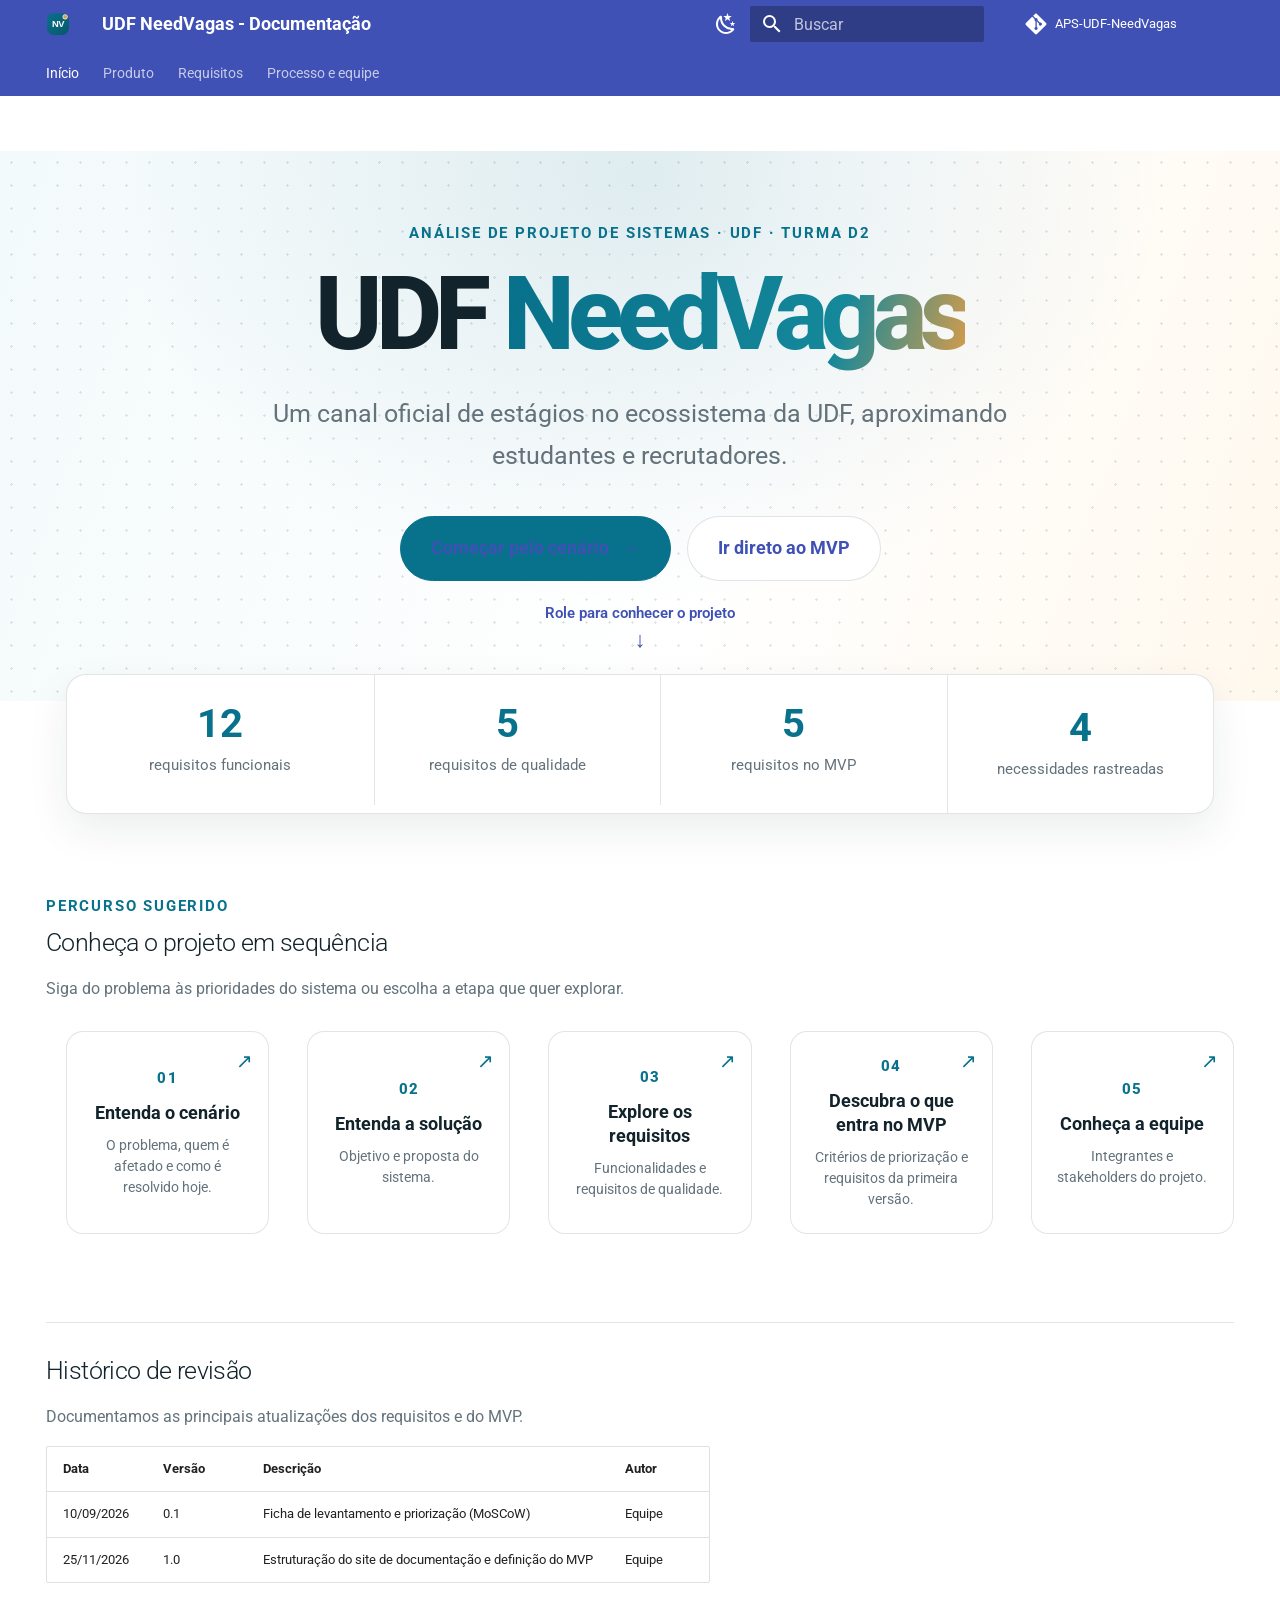
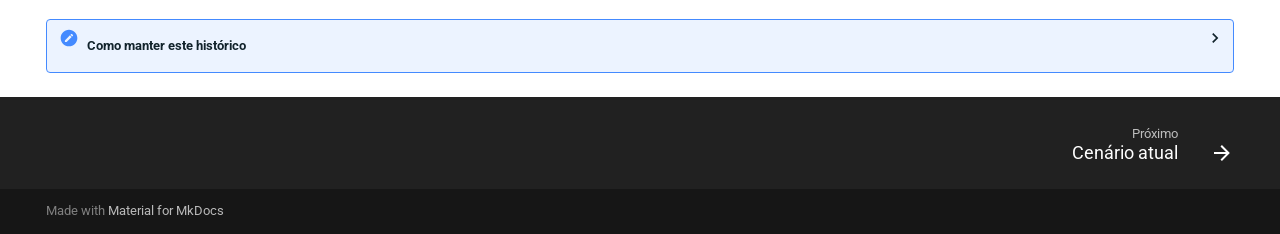
<file: index.html>
<!doctype html>
<html lang="pt" class="no-js">
  <head>
    
      <meta charset="utf-8">
      <meta name="viewport" content="width=device-width,initial-scale=1">
      
        <meta name="description" content="Documentação do projeto UDF NeedVagas, canal de estágios para alunos da UDF.">
      
      
      
      
      
        <link rel="next" href="produto/cenario-atual/">
      
      
        
      
      
      <link rel="icon" href="assets/images/favicon.png">
      <meta name="generator" content="mkdocs-1.6.1, mkdocs-material-9.8.2">
    
    
      
        <title>Início - UDF NeedVagas - Documentação</title>
      
    
    
      <link rel="stylesheet" href="assets/stylesheets/main.57a0d79d.min.css">
      
        
        <link rel="stylesheet" href="assets/stylesheets/palette.fb2fffe2.min.css">
      
      


    
    
      
    
    
      
        
        
        <link rel="preconnect" href="https://fonts.gstatic.com" crossorigin>
        <link rel="stylesheet" href="https://fonts.googleapis.com/css?family=Roboto:300,300i,400,400i,700,700i%7CRoboto+Mono:400,400i,700,700i&display=fallback">
        <style>:root{--md-text-font:"Roboto";--md-code-font:"Roboto Mono"}</style>
      
    
    
      <link rel="stylesheet" href="stylesheets/extra.css">
    
    <script>__md_scope=new URL(".",location),__md_hash=e=>[...e].reduce(((e,_)=>(e<<5)-e+_.charCodeAt(0)),0),__md_get=(e,_=localStorage,t=__md_scope)=>JSON.parse(_.getItem(t.pathname+"."+e)),__md_set=(e,_,t=localStorage,a=__md_scope)=>{try{t.setItem(a.pathname+"."+e,JSON.stringify(_))}catch(e){}}</script>
    
      

    
    
  </head>
  
  
    
    
      
    
    
    
    
    <body dir="ltr" data-md-color-scheme="default" data-md-color-primary="indigo" data-md-color-accent="indigo">
  
    
    <input class="md-toggle" data-md-toggle="drawer" type="checkbox" id="__drawer" autocomplete="off">
    <input class="md-toggle" data-md-toggle="search" type="checkbox" id="__search" autocomplete="off">
    <label class="md-overlay" for="__drawer"></label>
    <div data-md-component="skip">
      
        
        <a href="#historico-de-revisao" class="md-skip">
          Pular para conteúdo
        </a>
      
    </div>
    <div data-md-component="announce">
      
    </div>
    
    
      

<header class="md-header" data-md-component="header">
  <nav class="md-header__inner md-grid" aria-label="Cabeçalho">
    <a href="." title="UDF NeedVagas - Documentação" class="md-header__button md-logo" aria-label="UDF NeedVagas - Documentação" data-md-component="logo">
      
  <img src="assets/needvagas-logo.svg" alt="logo">

    </a>
    <label class="md-header__button md-icon" for="__drawer">
      
      <svg xmlns="http://www.w3.org/2000/svg" viewBox="0 0 24 24"><path d="M3 6h18v2H3zm0 5h18v2H3zm0 5h18v2H3z"/></svg>
    </label>
    <div class="md-header__title" data-md-component="header-title">
      <div class="md-header__ellipsis">
        <div class="md-header__topic">
          <span class="md-ellipsis">
            UDF NeedVagas - Documentação
          </span>
        </div>
        <div class="md-header__topic" data-md-component="header-topic">
          <span class="md-ellipsis">
            
              Início
            
          </span>
        </div>
      </div>
    </div>
    
      
        <form class="md-header__option" data-md-component="palette">
  
    
    
    
    <input class="md-option" data-md-color-media="(prefers-color-scheme: light)" data-md-color-scheme="default" data-md-color-primary="indigo" data-md-color-accent="indigo"  aria-label="Modo escuro"  type="radio" name="__palette" id="__palette_0">
    
      <label class="md-header__button md-icon" title="Modo escuro" for="__palette_1" hidden>
        <svg xmlns="http://www.w3.org/2000/svg" viewBox="0 0 24 24"><path d="m17.75 4.09-2.53 1.94.91 3.06-2.63-1.81-2.63 1.81.91-3.06-2.53-1.94L12.44 4l1.06-3 1.06 3zm3.5 6.91-1.64 1.25.59 1.98-1.7-1.17-1.7 1.17.59-1.98L15.75 11l2.06-.05L18.5 9l.69 1.95zm-2.28 4.95c.83-.08 1.72 1.1 1.19 1.85-.32.45-.66.87-1.08 1.27C15.17 23 8.84 23 4.94 19.07c-3.91-3.9-3.91-10.24 0-14.14.4-.4.82-.76 1.27-1.08.75-.53 1.93.36 1.85 1.19-.27 2.86.69 5.83 2.89 8.02a9.96 9.96 0 0 0 8.02 2.89m-1.64 2.02a12.08 12.08 0 0 1-7.8-3.47c-2.17-2.19-3.33-5-3.49-7.82-2.81 3.14-2.7 7.96.31 10.98 3.02 3.01 7.84 3.12 10.98.31"/></svg>
      </label>
    
  
    
    
    
    <input class="md-option" data-md-color-media="(prefers-color-scheme: dark)" data-md-color-scheme="slate" data-md-color-primary="indigo" data-md-color-accent="indigo"  aria-label="Modo claro"  type="radio" name="__palette" id="__palette_1">
    
      <label class="md-header__button md-icon" title="Modo claro" for="__palette_0" hidden>
        <svg xmlns="http://www.w3.org/2000/svg" viewBox="0 0 24 24"><path d="M12 7a5 5 0 0 1 5 5 5 5 0 0 1-5 5 5 5 0 0 1-5-5 5 5 0 0 1 5-5m0 2a3 3 0 0 0-3 3 3 3 0 0 0 3 3 3 3 0 0 0 3-3 3 3 0 0 0-3-3m0-7 2.39 3.42C13.65 5.15 12.84 5 12 5s-1.65.15-2.39.42zM3.34 7l4.16-.35A7.2 7.2 0 0 0 5.94 8.5c-.44.74-.69 1.5-.83 2.29zm.02 10 1.76-3.77a7.131 7.131 0 0 0 2.38 4.14zM20.65 7l-1.77 3.79a7.02 7.02 0 0 0-2.38-4.15zm-.01 10-4.14.36c.59-.51 1.12-1.14 1.54-1.86.42-.73.69-1.5.83-2.29zM12 22l-2.41-3.44c.74.27 1.55.44 2.41.44.82 0 1.63-.17 2.37-.44z"/></svg>
      </label>
    
  
</form>
      
    
    
      <script>var palette=__md_get("__palette");if(palette&&palette.color){if("(prefers-color-scheme)"===palette.color.media){var media=matchMedia("(prefers-color-scheme: light)"),input=document.querySelector(media.matches?"[data-md-color-media='(prefers-color-scheme: light)']":"[data-md-color-media='(prefers-color-scheme: dark)']");palette.color.media=input.getAttribute("data-md-color-media"),palette.color.scheme=input.getAttribute("data-md-color-scheme"),palette.color.primary=input.getAttribute("data-md-color-primary"),palette.color.accent=input.getAttribute("data-md-color-accent")}for(var[key,value]of Object.entries(palette.color))document.body.setAttribute("data-md-color-"+key,value)}</script>
    
    
    
      
      
        <label class="md-header__button md-icon" for="__search">
          
          <svg xmlns="http://www.w3.org/2000/svg" viewBox="0 0 24 24"><path d="M9.5 3A6.5 6.5 0 0 1 16 9.5c0 1.61-.59 3.09-1.56 4.23l.27.27h.79l5 5-1.5 1.5-5-5v-.79l-.27-.27A6.52 6.52 0 0 1 9.5 16 6.5 6.5 0 0 1 3 9.5 6.5 6.5 0 0 1 9.5 3m0 2C7 5 5 7 5 9.5S7 14 9.5 14 14 12 14 9.5 12 5 9.5 5"/></svg>
        </label>
        <div class="md-search" data-md-component="search" role="dialog">
  <label class="md-search__overlay" for="__search"></label>
  <div class="md-search__inner" role="search">
    <form class="md-search__form" name="search">
      <input type="text" class="md-search__input" name="query" aria-label="Buscar" placeholder="Buscar" autocapitalize="off" autocorrect="off" autocomplete="off" spellcheck="false" data-md-component="search-query" required>
      <label class="md-search__icon md-icon" for="__search">
        
        <svg xmlns="http://www.w3.org/2000/svg" viewBox="0 0 24 24"><path d="M9.5 3A6.5 6.5 0 0 1 16 9.5c0 1.61-.59 3.09-1.56 4.23l.27.27h.79l5 5-1.5 1.5-5-5v-.79l-.27-.27A6.52 6.52 0 0 1 9.5 16 6.5 6.5 0 0 1 3 9.5 6.5 6.5 0 0 1 9.5 3m0 2C7 5 5 7 5 9.5S7 14 9.5 14 14 12 14 9.5 12 5 9.5 5"/></svg>
        
        <svg xmlns="http://www.w3.org/2000/svg" viewBox="0 0 24 24"><path d="M20 11v2H8l5.5 5.5-1.42 1.42L4.16 12l7.92-7.92L13.5 5.5 8 11z"/></svg>
      </label>
      <nav class="md-search__options" aria-label="Pesquisar">
        
        <button type="reset" class="md-search__icon md-icon" title="Limpar" aria-label="Limpar" tabindex="-1">
          
          <svg xmlns="http://www.w3.org/2000/svg" viewBox="0 0 24 24"><path d="M19 6.41 17.59 5 12 10.59 6.41 5 5 6.41 10.59 12 5 17.59 6.41 19 12 13.41 17.59 19 19 17.59 13.41 12z"/></svg>
        </button>
      </nav>
      
        <div class="md-search__suggest" data-md-component="search-suggest"></div>
      
    </form>
    <div class="md-search__output">
      <div class="md-search__scrollwrap" tabindex="0" data-md-scrollfix>
        <div class="md-search-result" data-md-component="search-result">
          <div class="md-search-result__meta">
            Inicializando busca
          </div>
          <ol class="md-search-result__list" role="presentation"></ol>
        </div>
      </div>
    </div>
  </div>
</div>
      
    
    
      <div class="md-header__source">
        <a href="https://github.com/Caiogms4238/APS" title="Ir para repositório" class="md-source" data-md-component="source">
  <div class="md-source__icon md-icon">
    
    <svg xmlns="http://www.w3.org/2000/svg" viewBox="0 0 448 512"><!--! Font Awesome Free 7.1.0 by @fontawesome - https://fontawesome.com License - https://fontawesome.com/license/free (Icons: CC BY 4.0, Fonts: SIL OFL 1.1, Code: MIT License) Copyright 2025 Fonticons, Inc.--><path d="M439.6 236.1 244 40.5c-5.4-5.5-12.8-8.5-20.4-8.5s-15 3-20.4 8.4L162.5 81l51.5 51.5c27.1-9.1 52.7 16.8 43.4 43.7l49.7 49.7c34.2-11.8 61.2 31 35.5 56.7-26.5 26.5-70.2-2.9-56-37.3L240.3 199v121.9c25.3 12.5 22.3 41.8 9.1 55-6.4 6.4-15.2 10.1-24.3 10.1s-17.8-3.6-24.3-10.1c-17.6-17.6-11.1-46.9 11.2-56v-123c-20.8-8.5-24.6-30.7-18.6-45L142.6 101 8.5 235.1C3 240.6 0 247.9 0 255.5s3 15 8.5 20.4l195.6 195.7c5.4 5.4 12.7 8.4 20.4 8.4s15-3 20.4-8.4l194.7-194.7c5.4-5.4 8.4-12.8 8.4-20.4s-3-15-8.4-20.4"/></svg>
  </div>
  <div class="md-source__repository">
    APS-UDF-NeedVagas
  </div>
</a>
      </div>
    
  </nav>
  
</header>
    
    <div class="md-container" data-md-component="container">
      
      
        
          
            
<nav class="md-tabs" aria-label="Abas" data-md-component="tabs">
  <div class="md-grid">
    <ul class="md-tabs__list">
      
        
  
  
  
    
  
  
    <li class="md-tabs__item md-tabs__item--active">
      <a href="." class="md-tabs__link">
        
  
  
    
  
  Início

      </a>
    </li>
  

      
        
  
  
  
  
    
    
      <li class="md-tabs__item">
        <a href="produto/cenario-atual/" class="md-tabs__link">
          
  
  
  Produto

        </a>
      </li>
    
  

      
        
  
  
  
  
    
    
      <li class="md-tabs__item">
        <a href="requisitos/funcionais/" class="md-tabs__link">
          
  
  
  Requisitos

        </a>
      </li>
    
  

      
        
  
  
  
  
    
    
      <li class="md-tabs__item">
        <a href="processo/equipe/" class="md-tabs__link">
          
  
  
  Processo e equipe

        </a>
      </li>
    
  

      
    </ul>
  </div>
</nav>
          
        
      
      <main class="md-main" data-md-component="main">
        <div class="md-main__inner md-grid">
          
            
              
                
              
              <div class="md-sidebar md-sidebar--primary" data-md-component="sidebar" data-md-type="navigation" hidden>
                <div class="md-sidebar__scrollwrap">
                  <div class="md-sidebar__inner">
                    


  


<nav class="md-nav md-nav--primary md-nav--lifted" aria-label="Navegação" data-md-level="0">
  <label class="md-nav__title" for="__drawer">
    <a href="." title="UDF NeedVagas - Documentação" class="md-nav__button md-logo" aria-label="UDF NeedVagas - Documentação" data-md-component="logo">
      
  <img src="assets/needvagas-logo.svg" alt="logo">

    </a>
    UDF NeedVagas - Documentação
  </label>
  
    <div class="md-nav__source">
      <a href="https://github.com/Caiogms4238/APS" title="Ir para repositório" class="md-source" data-md-component="source">
  <div class="md-source__icon md-icon">
    
    <svg xmlns="http://www.w3.org/2000/svg" viewBox="0 0 448 512"><!--! Font Awesome Free 7.1.0 by @fontawesome - https://fontawesome.com License - https://fontawesome.com/license/free (Icons: CC BY 4.0, Fonts: SIL OFL 1.1, Code: MIT License) Copyright 2025 Fonticons, Inc.--><path d="M439.6 236.1 244 40.5c-5.4-5.5-12.8-8.5-20.4-8.5s-15 3-20.4 8.4L162.5 81l51.5 51.5c27.1-9.1 52.7 16.8 43.4 43.7l49.7 49.7c34.2-11.8 61.2 31 35.5 56.7-26.5 26.5-70.2-2.9-56-37.3L240.3 199v121.9c25.3 12.5 22.3 41.8 9.1 55-6.4 6.4-15.2 10.1-24.3 10.1s-17.8-3.6-24.3-10.1c-17.6-17.6-11.1-46.9 11.2-56v-123c-20.8-8.5-24.6-30.7-18.6-45L142.6 101 8.5 235.1C3 240.6 0 247.9 0 255.5s3 15 8.5 20.4l195.6 195.7c5.4 5.4 12.7 8.4 20.4 8.4s15-3 20.4-8.4l194.7-194.7c5.4-5.4 8.4-12.8 8.4-20.4s-3-15-8.4-20.4"/></svg>
  </div>
  <div class="md-source__repository">
    APS-UDF-NeedVagas
  </div>
</a>
    </div>
  
  <ul class="md-nav__list" data-md-scrollfix>
    
      
      
  
  
    
  
  
  
    <li class="md-nav__item md-nav__item--active">
      
      <input class="md-nav__toggle md-toggle" type="checkbox" id="__toc">
      
      
      
        <label class="md-nav__link md-nav__link--active" for="__toc">
          
  
  
  <span class="md-ellipsis">
    
  
    Início
  

    
  </span>
  
  

          <span class="md-nav__icon md-icon"></span>
        </label>
      
      <a href="." class="md-nav__link md-nav__link--active">
        
  
  
  <span class="md-ellipsis">
    
  
    Início
  

    
  </span>
  
  

      </a>
      
        

<nav class="md-nav md-nav--secondary" aria-label="Índice">
  
  
  
  
    <label class="md-nav__title" for="__toc">
      <span class="md-nav__icon md-icon"></span>
      Índice
    </label>
    <ul class="md-nav__list" data-md-component="toc" data-md-scrollfix>
      
        <li class="md-nav__item">
  <a href="#historico-de-revisao" class="md-nav__link">
    <span class="md-ellipsis">
      
        Histórico de revisão
      
    </span>
  </a>
  
</li>
      
    </ul>
  
</nav>
      
    </li>
  

    
      
      
  
  
  
  
    
    
    
    
      
      
        
      
    
    
    <li class="md-nav__item md-nav__item--nested">
      
        
        
        <input class="md-nav__toggle md-toggle " type="checkbox" id="__nav_2" >
        
          
          <label class="md-nav__link" for="__nav_2" id="__nav_2_label" tabindex="0">
            
  
  
  <span class="md-ellipsis">
    
  
    Produto
  

    
  </span>
  
  

            <span class="md-nav__icon md-icon"></span>
          </label>
        
        <nav class="md-nav" data-md-level="1" aria-labelledby="__nav_2_label" aria-expanded="false">
          <label class="md-nav__title" for="__nav_2">
            <span class="md-nav__icon md-icon"></span>
            
  
    Produto
  

          </label>
          <ul class="md-nav__list" data-md-scrollfix>
            
              
                
  
  
  
  
    <li class="md-nav__item">
      <a href="produto/cenario-atual/" class="md-nav__link">
        
  
  
  <span class="md-ellipsis">
    
  
    Cenário atual
  

    
  </span>
  
  

      </a>
    </li>
  

              
            
              
                
  
  
  
  
    <li class="md-nav__item">
      <a href="produto/solucao-proposta/" class="md-nav__link">
        
  
  
  <span class="md-ellipsis">
    
  
    Solução proposta
  

    
  </span>
  
  

      </a>
    </li>
  

              
            
          </ul>
        </nav>
      
    </li>
  

    
      
      
  
  
  
  
    
    
    
    
      
      
        
      
    
    
    <li class="md-nav__item md-nav__item--nested">
      
        
        
        <input class="md-nav__toggle md-toggle " type="checkbox" id="__nav_3" >
        
          
          <label class="md-nav__link" for="__nav_3" id="__nav_3_label" tabindex="0">
            
  
  
  <span class="md-ellipsis">
    
  
    Requisitos
  

    
  </span>
  
  

            <span class="md-nav__icon md-icon"></span>
          </label>
        
        <nav class="md-nav" data-md-level="1" aria-labelledby="__nav_3_label" aria-expanded="false">
          <label class="md-nav__title" for="__nav_3">
            <span class="md-nav__icon md-icon"></span>
            
  
    Requisitos
  

          </label>
          <ul class="md-nav__list" data-md-scrollfix>
            
              
                
  
  
  
  
    <li class="md-nav__item">
      <a href="requisitos/funcionais/" class="md-nav__link">
        
  
  
  <span class="md-ellipsis">
    
  
    Requisitos funcionais
  

    
  </span>
  
  

      </a>
    </li>
  

              
            
              
                
  
  
  
  
    <li class="md-nav__item">
      <a href="requisitos/qualidade/" class="md-nav__link">
        
  
  
  <span class="md-ellipsis">
    
  
    Requisitos de qualidade
  

    
  </span>
  
  

      </a>
    </li>
  

              
            
              
                
  
  
  
  
    <li class="md-nav__item">
      <a href="requisitos/restricoes-e-regras/" class="md-nav__link">
        
  
  
  <span class="md-ellipsis">
    
  
    Restrições e regras de negócio
  

    
  </span>
  
  

      </a>
    </li>
  

              
            
              
                
  
  
  
  
    <li class="md-nav__item">
      <a href="requisitos/rastreabilidade/" class="md-nav__link">
        
  
  
  <span class="md-ellipsis">
    
  
    Rastreabilidade
  

    
  </span>
  
  

      </a>
    </li>
  

              
            
              
                
  
  
  
  
    <li class="md-nav__item">
      <a href="requisitos/priorizacao-e-mvp/" class="md-nav__link">
        
  
  
  <span class="md-ellipsis">
    
  
    Priorização e MVP
  

    
  </span>
  
  

      </a>
    </li>
  

              
            
          </ul>
        </nav>
      
    </li>
  

    
      
      
  
  
  
  
    
    
    
    
      
      
        
      
    
    
    <li class="md-nav__item md-nav__item--nested">
      
        
        
        <input class="md-nav__toggle md-toggle " type="checkbox" id="__nav_4" >
        
          
          <label class="md-nav__link" for="__nav_4" id="__nav_4_label" tabindex="0">
            
  
  
  <span class="md-ellipsis">
    
  
    Processo e equipe
  

    
  </span>
  
  

            <span class="md-nav__icon md-icon"></span>
          </label>
        
        <nav class="md-nav" data-md-level="1" aria-labelledby="__nav_4_label" aria-expanded="false">
          <label class="md-nav__title" for="__nav_4">
            <span class="md-nav__icon md-icon"></span>
            
  
    Processo e equipe
  

          </label>
          <ul class="md-nav__list" data-md-scrollfix>
            
              
                
  
  
  
  
    <li class="md-nav__item">
      <a href="processo/equipe/" class="md-nav__link">
        
  
  
  <span class="md-ellipsis">
    
  
    Equipe e stakeholders
  

    
  </span>
  
  

      </a>
    </li>
  

              
            
              
                
  
  
  
  
    <li class="md-nav__item">
      <a href="processo/revisao-e-reflexao/" class="md-nav__link">
        
  
  
  <span class="md-ellipsis">
    
  
    Revisão, reflexão e conclusão
  

    
  </span>
  
  

      </a>
    </li>
  

              
            
          </ul>
        </nav>
      
    </li>
  

    
  </ul>
</nav>
                  </div>
                </div>
              </div>
            
            
              
                
              
              <div class="md-sidebar md-sidebar--secondary" data-md-component="sidebar" data-md-type="toc" hidden>
                <div class="md-sidebar__scrollwrap">
                  <div class="md-sidebar__inner">
                    

<nav class="md-nav md-nav--secondary" aria-label="Índice">
  
  
  
  
    <label class="md-nav__title" for="__toc">
      <span class="md-nav__icon md-icon"></span>
      Índice
    </label>
    <ul class="md-nav__list" data-md-component="toc" data-md-scrollfix>
      
        <li class="md-nav__item">
  <a href="#historico-de-revisao" class="md-nav__link">
    <span class="md-ellipsis">
      
        Histórico de revisão
      
    </span>
  </a>
  
</li>
      
    </ul>
  
</nav>
                  </div>
                </div>
              </div>
            
          
          
            <div class="md-content" data-md-component="content">
              
              <article class="md-content__inner md-typeset">
                
                  
  



  
  


<section class="home-hero" aria-labelledby="home-title">
  <div class="home-hero__content">
    <p class="home-kicker">Análise de Projeto de Sistemas · UDF · Turma D2</p>
    <h1 id="home-title">UDF <span>NeedVagas</span></h1>
    <p class="home-hero__summary">Um canal oficial de estágios no ecossistema da UDF, aproximando estudantes e recrutadores.</p>
    <div class="home-actions">
      <a class="home-button home-button--primary" href="produto/cenario-atual/">Começar pelo cenário <span aria-hidden="true">→</span></a>
      <a class="home-button" href="requisitos/priorizacao-e-mvp/">Ir direto ao MVP</a>
    </div>
    <a class="home-scroll" href="#percurso-sugerido">Role para conhecer o projeto <span aria-hidden="true">↓</span></a>
  </div>
</section>

<section class="home-stats" aria-label="Números do projeto">
  <ul>
    <li><strong>12</strong><span>requisitos funcionais</span></li>
    <li><strong>5</strong><span>requisitos de qualidade</span></li>
    <li><strong>5</strong><span>requisitos no MVP</span></li>
    <li><strong>4</strong><span>necessidades rastreadas</span></li>
  </ul>
</section>

<section class="home-path" id="percurso-sugerido">
  <p class="home-kicker">Percurso sugerido</p>
  <h2>Conheça o projeto em sequência</h2>
  <p class="home-path__intro">Siga do problema às prioridades do sistema ou escolha a etapa que quer explorar.</p>
  <ol class="home-cards">
    <li>
      <a class="home-card" href="produto/cenario-atual/">
        <span class="home-card__number">01</span>
        <strong>Entenda o cenário</strong>
        <span>O problema, quem é afetado e como é resolvido hoje.</span>
        <span class="home-card__arrow" aria-hidden="true">↗</span>
      </a>
    </li>
    <li>
      <a class="home-card" href="produto/solucao-proposta/">
        <span class="home-card__number">02</span>
        <strong>Entenda a solução</strong>
        <span>Objetivo e proposta do sistema.</span>
        <span class="home-card__arrow" aria-hidden="true">↗</span>
      </a>
    </li>
    <li>
      <a class="home-card" href="requisitos/funcionais/">
        <span class="home-card__number">03</span>
        <strong>Explore os requisitos</strong>
        <span>Funcionalidades e requisitos de qualidade.</span>
        <span class="home-card__arrow" aria-hidden="true">↗</span>
      </a>
    </li>
    <li>
      <a class="home-card" href="requisitos/priorizacao-e-mvp/">
        <span class="home-card__number">04</span>
        <strong>Descubra o que entra no MVP</strong>
        <span>Critérios de priorização e requisitos da primeira versão.</span>
        <span class="home-card__arrow" aria-hidden="true">↗</span>
      </a>
    </li>
    <li>
      <a class="home-card" href="processo/equipe/">
        <span class="home-card__number">05</span>
        <strong>Conheça a equipe</strong>
        <span>Integrantes e stakeholders do projeto.</span>
        <span class="home-card__arrow" aria-hidden="true">↗</span>
      </a>
    </li>
  </ol>
</section>

<section class="home-history">
<h2 id="historico-de-revisao">Histórico de revisão<a class="headerlink" href="#historico-de-revisao" title="Permanent link">&para;</a></h2>
<p>Documentamos as principais atualizações dos requisitos e do MVP.</p>
<table>
<thead>
<tr>
<th>Data</th>
<th>Versão</th>
<th>Descrição</th>
<th>Autor</th>
</tr>
</thead>
<tbody>
<tr>
<td>10/09/2026</td>
<td>0.1</td>
<td>Ficha de levantamento e priorização (MoSCoW)</td>
<td>Equipe</td>
</tr>
<tr>
<td>25/11/2026</td>
<td>1.0</td>
<td>Estruturação do site de documentação e definição do MVP</td>
<td>Equipe</td>
</tr>
</tbody>
</table>
<details class="home-note">
    <summary>Como manter este histórico</summary>
    <p>Cada alteração relevante nos requisitos ganha uma nova linha, com data, versão, descrição e autor.</p>
  </details>
</section>







  
  




  



                
              </article>
            </div>
          
          
<script>var target=document.getElementById(location.hash.slice(1));target&&target.name&&(target.checked=target.name.startsWith("__tabbed_"))</script>
        </div>
        
          <button type="button" class="md-top md-icon" data-md-component="top" hidden>
  
  <svg xmlns="http://www.w3.org/2000/svg" viewBox="0 0 24 24"><path d="M13 20h-2V8l-5.5 5.5-1.42-1.42L12 4.16l7.92 7.92-1.42 1.42L13 8z"/></svg>
  Voltar para o topo
</button>
        
      </main>
      
        <footer class="md-footer">
  
    
      
        
      
      <nav class="md-footer__inner md-grid" aria-label="Rodapé" >
        
        
          
          <a href="produto/cenario-atual/" class="md-footer__link md-footer__link--next" aria-label="Próximo: Cenário atual">
            <div class="md-footer__title">
              <span class="md-footer__direction">
                Próximo
              </span>
              <div class="md-ellipsis">
                Cenário atual
              </div>
            </div>
            <div class="md-footer__button md-icon">
              
              <svg xmlns="http://www.w3.org/2000/svg" viewBox="0 0 24 24"><path d="M4 11v2h12l-5.5 5.5 1.42 1.42L19.84 12l-7.92-7.92L10.5 5.5 16 11z"/></svg>
            </div>
          </a>
        
      </nav>
    
  
  <div class="md-footer-meta md-typeset">
    <div class="md-footer-meta__inner md-grid">
      <div class="md-copyright">
  
  
    Made with
    <a href="https://squidfunk.github.io/mkdocs-material/" target="_blank" rel="noopener">
      Material for MkDocs
    </a>
  
</div>
      
    </div>
  </div>
</footer>
      
    </div>
    <div class="md-dialog" data-md-component="dialog">
      <div class="md-dialog__inner md-typeset"></div>
    </div>
    
    
    
      
      
      <script id="__config" type="application/json">{"annotate": null, "base": ".", "features": ["navigation.tabs", "navigation.sections", "navigation.top", "navigation.footer", "toc.follow", "search.suggest", "search.highlight", "content.code.copy"], "search": "assets/javascripts/workers/search.a7633da7.min.js", "tags": null, "translations": {"clipboard.copied": "Copiado para \u00e1rea de transfer\u00eancia", "clipboard.copy": "Copiar para \u00e1rea de transfer\u00eancia", "search.result.more.one": "mais 1 nesta p\u00e1gina", "search.result.more.other": "# mais nesta p\u00e1gina", "search.result.none": "Nenhum documento encontrado", "search.result.one": "1 documento encontrado", "search.result.other": "# documentos encontrados", "search.result.placeholder": "Digite para iniciar a busca", "search.result.term.missing": "Ausente", "select.version": "Selecione a vers\u00e3o"}, "version": null}</script>
    
    
      <script src="assets/javascripts/bundle.a5f9d56c.min.js"></script>
      
    
  </body>
</html>
</file>
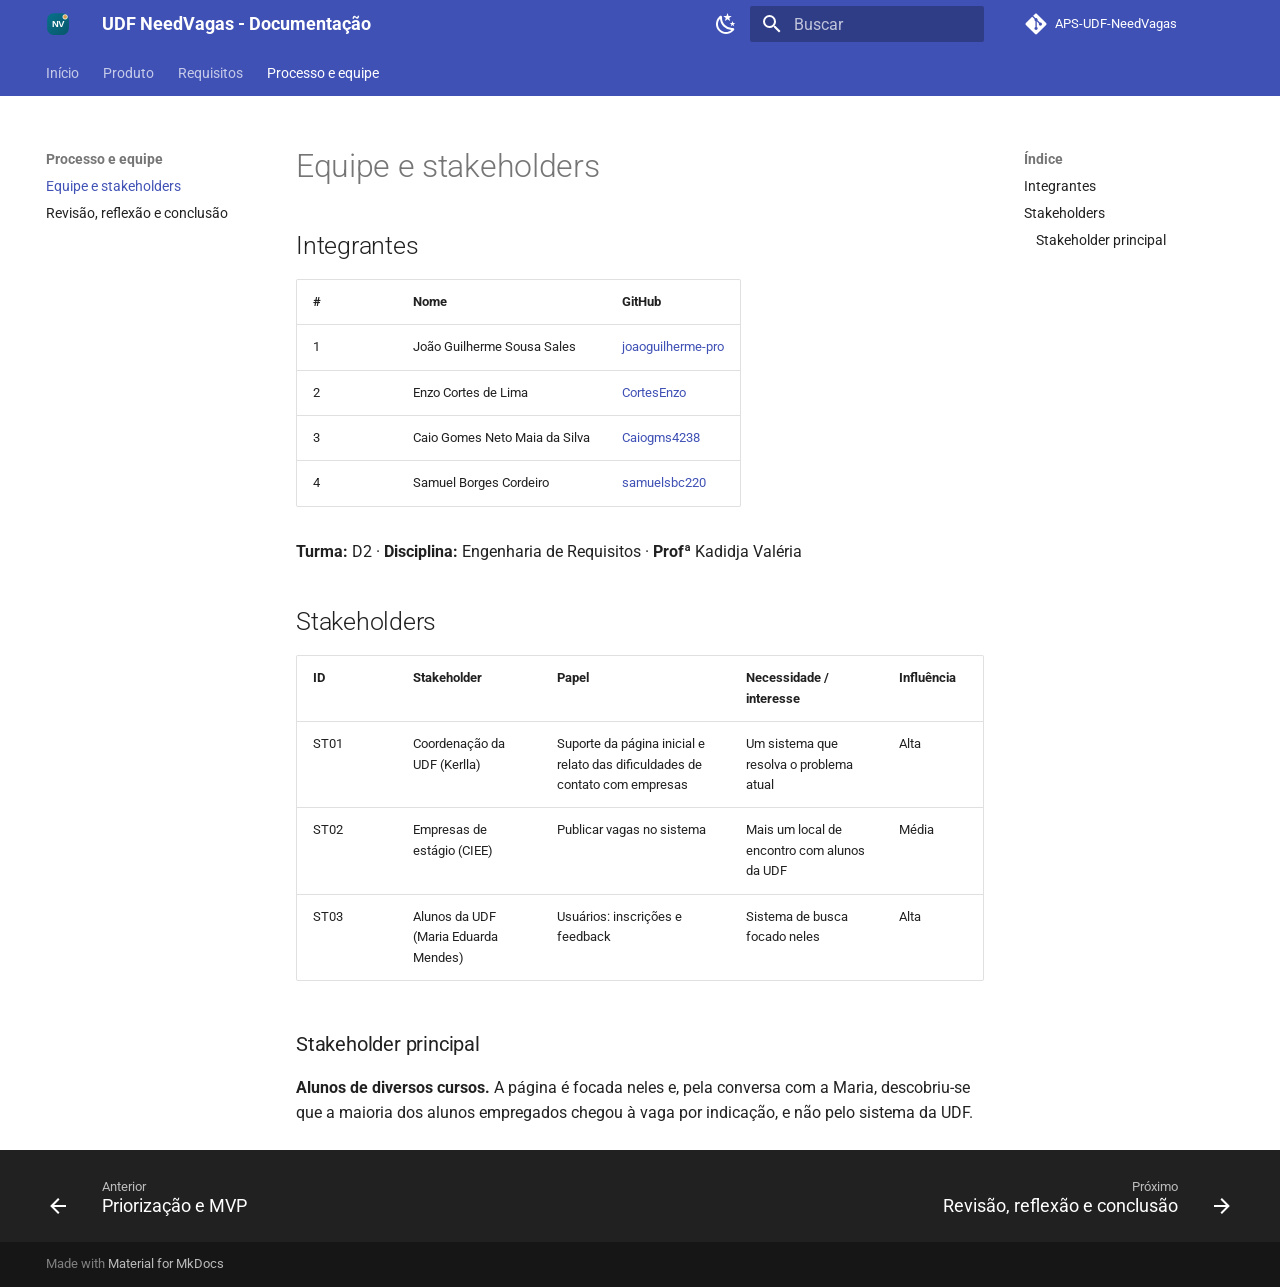
<file: processo/equipe/index.html>
<!doctype html>
<html lang="pt" class="no-js">
  <head>
    
      <meta charset="utf-8">
      <meta name="viewport" content="width=device-width,initial-scale=1">
      
        <meta name="description" content="Documentação do projeto UDF NeedVagas, canal de estágios para alunos da UDF.">
      
      
      
      
        <link rel="prev" href="../../requisitos/priorizacao-e-mvp/">
      
      
        <link rel="next" href="../revisao-e-reflexao/">
      
      
        
      
      
      <link rel="icon" href="../../assets/images/favicon.png">
      <meta name="generator" content="mkdocs-1.6.1, mkdocs-material-9.8.2">
    
    
      
        <title>Equipe e stakeholders - UDF NeedVagas - Documentação</title>
      
    
    
      <link rel="stylesheet" href="../../assets/stylesheets/main.57a0d79d.min.css">
      
        
        <link rel="stylesheet" href="../../assets/stylesheets/palette.fb2fffe2.min.css">
      
      


    
    
      
    
    
      
        
        
        <link rel="preconnect" href="https://fonts.gstatic.com" crossorigin>
        <link rel="stylesheet" href="https://fonts.googleapis.com/css?family=Roboto:300,300i,400,400i,700,700i%7CRoboto+Mono:400,400i,700,700i&display=fallback">
        <style>:root{--md-text-font:"Roboto";--md-code-font:"Roboto Mono"}</style>
      
    
    
      <link rel="stylesheet" href="../../stylesheets/extra.css">
    
    <script>__md_scope=new URL("../..",location),__md_hash=e=>[...e].reduce(((e,_)=>(e<<5)-e+_.charCodeAt(0)),0),__md_get=(e,_=localStorage,t=__md_scope)=>JSON.parse(_.getItem(t.pathname+"."+e)),__md_set=(e,_,t=localStorage,a=__md_scope)=>{try{t.setItem(a.pathname+"."+e,JSON.stringify(_))}catch(e){}}</script>
    
      

    
    
  </head>
  
  
    
    
      
    
    
    
    
    <body dir="ltr" data-md-color-scheme="default" data-md-color-primary="indigo" data-md-color-accent="indigo">
  
    
    <input class="md-toggle" data-md-toggle="drawer" type="checkbox" id="__drawer" autocomplete="off">
    <input class="md-toggle" data-md-toggle="search" type="checkbox" id="__search" autocomplete="off">
    <label class="md-overlay" for="__drawer"></label>
    <div data-md-component="skip">
      
        
        <a href="#equipe-e-stakeholders" class="md-skip">
          Pular para conteúdo
        </a>
      
    </div>
    <div data-md-component="announce">
      
    </div>
    
    
      

<header class="md-header" data-md-component="header">
  <nav class="md-header__inner md-grid" aria-label="Cabeçalho">
    <a href="../.." title="UDF NeedVagas - Documentação" class="md-header__button md-logo" aria-label="UDF NeedVagas - Documentação" data-md-component="logo">
      
  <img src="../../assets/needvagas-logo.svg" alt="logo">

    </a>
    <label class="md-header__button md-icon" for="__drawer">
      
      <svg xmlns="http://www.w3.org/2000/svg" viewBox="0 0 24 24"><path d="M3 6h18v2H3zm0 5h18v2H3zm0 5h18v2H3z"/></svg>
    </label>
    <div class="md-header__title" data-md-component="header-title">
      <div class="md-header__ellipsis">
        <div class="md-header__topic">
          <span class="md-ellipsis">
            UDF NeedVagas - Documentação
          </span>
        </div>
        <div class="md-header__topic" data-md-component="header-topic">
          <span class="md-ellipsis">
            
              Equipe e stakeholders
            
          </span>
        </div>
      </div>
    </div>
    
      
        <form class="md-header__option" data-md-component="palette">
  
    
    
    
    <input class="md-option" data-md-color-media="(prefers-color-scheme: light)" data-md-color-scheme="default" data-md-color-primary="indigo" data-md-color-accent="indigo"  aria-label="Modo escuro"  type="radio" name="__palette" id="__palette_0">
    
      <label class="md-header__button md-icon" title="Modo escuro" for="__palette_1" hidden>
        <svg xmlns="http://www.w3.org/2000/svg" viewBox="0 0 24 24"><path d="m17.75 4.09-2.53 1.94.91 3.06-2.63-1.81-2.63 1.81.91-3.06-2.53-1.94L12.44 4l1.06-3 1.06 3zm3.5 6.91-1.64 1.25.59 1.98-1.7-1.17-1.7 1.17.59-1.98L15.75 11l2.06-.05L18.5 9l.69 1.95zm-2.28 4.95c.83-.08 1.72 1.1 1.19 1.85-.32.45-.66.87-1.08 1.27C15.17 23 8.84 23 4.94 19.07c-3.91-3.9-3.91-10.24 0-14.14.4-.4.82-.76 1.27-1.08.75-.53 1.93.36 1.85 1.19-.27 2.86.69 5.83 2.89 8.02a9.96 9.96 0 0 0 8.02 2.89m-1.64 2.02a12.08 12.08 0 0 1-7.8-3.47c-2.17-2.19-3.33-5-3.49-7.82-2.81 3.14-2.7 7.96.31 10.98 3.02 3.01 7.84 3.12 10.98.31"/></svg>
      </label>
    
  
    
    
    
    <input class="md-option" data-md-color-media="(prefers-color-scheme: dark)" data-md-color-scheme="slate" data-md-color-primary="indigo" data-md-color-accent="indigo"  aria-label="Modo claro"  type="radio" name="__palette" id="__palette_1">
    
      <label class="md-header__button md-icon" title="Modo claro" for="__palette_0" hidden>
        <svg xmlns="http://www.w3.org/2000/svg" viewBox="0 0 24 24"><path d="M12 7a5 5 0 0 1 5 5 5 5 0 0 1-5 5 5 5 0 0 1-5-5 5 5 0 0 1 5-5m0 2a3 3 0 0 0-3 3 3 3 0 0 0 3 3 3 3 0 0 0 3-3 3 3 0 0 0-3-3m0-7 2.39 3.42C13.65 5.15 12.84 5 12 5s-1.65.15-2.39.42zM3.34 7l4.16-.35A7.2 7.2 0 0 0 5.94 8.5c-.44.74-.69 1.5-.83 2.29zm.02 10 1.76-3.77a7.131 7.131 0 0 0 2.38 4.14zM20.65 7l-1.77 3.79a7.02 7.02 0 0 0-2.38-4.15zm-.01 10-4.14.36c.59-.51 1.12-1.14 1.54-1.86.42-.73.69-1.5.83-2.29zM12 22l-2.41-3.44c.74.27 1.55.44 2.41.44.82 0 1.63-.17 2.37-.44z"/></svg>
      </label>
    
  
</form>
      
    
    
      <script>var palette=__md_get("__palette");if(palette&&palette.color){if("(prefers-color-scheme)"===palette.color.media){var media=matchMedia("(prefers-color-scheme: light)"),input=document.querySelector(media.matches?"[data-md-color-media='(prefers-color-scheme: light)']":"[data-md-color-media='(prefers-color-scheme: dark)']");palette.color.media=input.getAttribute("data-md-color-media"),palette.color.scheme=input.getAttribute("data-md-color-scheme"),palette.color.primary=input.getAttribute("data-md-color-primary"),palette.color.accent=input.getAttribute("data-md-color-accent")}for(var[key,value]of Object.entries(palette.color))document.body.setAttribute("data-md-color-"+key,value)}</script>
    
    
    
      
      
        <label class="md-header__button md-icon" for="__search">
          
          <svg xmlns="http://www.w3.org/2000/svg" viewBox="0 0 24 24"><path d="M9.5 3A6.5 6.5 0 0 1 16 9.5c0 1.61-.59 3.09-1.56 4.23l.27.27h.79l5 5-1.5 1.5-5-5v-.79l-.27-.27A6.52 6.52 0 0 1 9.5 16 6.5 6.5 0 0 1 3 9.5 6.5 6.5 0 0 1 9.5 3m0 2C7 5 5 7 5 9.5S7 14 9.5 14 14 12 14 9.5 12 5 9.5 5"/></svg>
        </label>
        <div class="md-search" data-md-component="search" role="dialog">
  <label class="md-search__overlay" for="__search"></label>
  <div class="md-search__inner" role="search">
    <form class="md-search__form" name="search">
      <input type="text" class="md-search__input" name="query" aria-label="Buscar" placeholder="Buscar" autocapitalize="off" autocorrect="off" autocomplete="off" spellcheck="false" data-md-component="search-query" required>
      <label class="md-search__icon md-icon" for="__search">
        
        <svg xmlns="http://www.w3.org/2000/svg" viewBox="0 0 24 24"><path d="M9.5 3A6.5 6.5 0 0 1 16 9.5c0 1.61-.59 3.09-1.56 4.23l.27.27h.79l5 5-1.5 1.5-5-5v-.79l-.27-.27A6.52 6.52 0 0 1 9.5 16 6.5 6.5 0 0 1 3 9.5 6.5 6.5 0 0 1 9.5 3m0 2C7 5 5 7 5 9.5S7 14 9.5 14 14 12 14 9.5 12 5 9.5 5"/></svg>
        
        <svg xmlns="http://www.w3.org/2000/svg" viewBox="0 0 24 24"><path d="M20 11v2H8l5.5 5.5-1.42 1.42L4.16 12l7.92-7.92L13.5 5.5 8 11z"/></svg>
      </label>
      <nav class="md-search__options" aria-label="Pesquisar">
        
        <button type="reset" class="md-search__icon md-icon" title="Limpar" aria-label="Limpar" tabindex="-1">
          
          <svg xmlns="http://www.w3.org/2000/svg" viewBox="0 0 24 24"><path d="M19 6.41 17.59 5 12 10.59 6.41 5 5 6.41 10.59 12 5 17.59 6.41 19 12 13.41 17.59 19 19 17.59 13.41 12z"/></svg>
        </button>
      </nav>
      
        <div class="md-search__suggest" data-md-component="search-suggest"></div>
      
    </form>
    <div class="md-search__output">
      <div class="md-search__scrollwrap" tabindex="0" data-md-scrollfix>
        <div class="md-search-result" data-md-component="search-result">
          <div class="md-search-result__meta">
            Inicializando busca
          </div>
          <ol class="md-search-result__list" role="presentation"></ol>
        </div>
      </div>
    </div>
  </div>
</div>
      
    
    
      <div class="md-header__source">
        <a href="https://github.com/Caiogms4238/APS" title="Ir para repositório" class="md-source" data-md-component="source">
  <div class="md-source__icon md-icon">
    
    <svg xmlns="http://www.w3.org/2000/svg" viewBox="0 0 448 512"><!--! Font Awesome Free 7.1.0 by @fontawesome - https://fontawesome.com License - https://fontawesome.com/license/free (Icons: CC BY 4.0, Fonts: SIL OFL 1.1, Code: MIT License) Copyright 2025 Fonticons, Inc.--><path d="M439.6 236.1 244 40.5c-5.4-5.5-12.8-8.5-20.4-8.5s-15 3-20.4 8.4L162.5 81l51.5 51.5c27.1-9.1 52.7 16.8 43.4 43.7l49.7 49.7c34.2-11.8 61.2 31 35.5 56.7-26.5 26.5-70.2-2.9-56-37.3L240.3 199v121.9c25.3 12.5 22.3 41.8 9.1 55-6.4 6.4-15.2 10.1-24.3 10.1s-17.8-3.6-24.3-10.1c-17.6-17.6-11.1-46.9 11.2-56v-123c-20.8-8.5-24.6-30.7-18.6-45L142.6 101 8.5 235.1C3 240.6 0 247.9 0 255.5s3 15 8.5 20.4l195.6 195.7c5.4 5.4 12.7 8.4 20.4 8.4s15-3 20.4-8.4l194.7-194.7c5.4-5.4 8.4-12.8 8.4-20.4s-3-15-8.4-20.4"/></svg>
  </div>
  <div class="md-source__repository">
    APS-UDF-NeedVagas
  </div>
</a>
      </div>
    
  </nav>
  
</header>
    
    <div class="md-container" data-md-component="container">
      
      
        
          
            
<nav class="md-tabs" aria-label="Abas" data-md-component="tabs">
  <div class="md-grid">
    <ul class="md-tabs__list">
      
        
  
  
  
  
    <li class="md-tabs__item">
      <a href="../.." class="md-tabs__link">
        
  
  
    
  
  Início

      </a>
    </li>
  

      
        
  
  
  
  
    
    
      <li class="md-tabs__item">
        <a href="../../produto/cenario-atual/" class="md-tabs__link">
          
  
  
  Produto

        </a>
      </li>
    
  

      
        
  
  
  
  
    
    
      <li class="md-tabs__item">
        <a href="../../requisitos/funcionais/" class="md-tabs__link">
          
  
  
  Requisitos

        </a>
      </li>
    
  

      
        
  
  
  
    
  
  
    
    
      <li class="md-tabs__item md-tabs__item--active">
        <a href="./" class="md-tabs__link">
          
  
  
  Processo e equipe

        </a>
      </li>
    
  

      
    </ul>
  </div>
</nav>
          
        
      
      <main class="md-main" data-md-component="main">
        <div class="md-main__inner md-grid">
          
            
              
              <div class="md-sidebar md-sidebar--primary" data-md-component="sidebar" data-md-type="navigation" >
                <div class="md-sidebar__scrollwrap">
                  <div class="md-sidebar__inner">
                    


  


<nav class="md-nav md-nav--primary md-nav--lifted" aria-label="Navegação" data-md-level="0">
  <label class="md-nav__title" for="__drawer">
    <a href="../.." title="UDF NeedVagas - Documentação" class="md-nav__button md-logo" aria-label="UDF NeedVagas - Documentação" data-md-component="logo">
      
  <img src="../../assets/needvagas-logo.svg" alt="logo">

    </a>
    UDF NeedVagas - Documentação
  </label>
  
    <div class="md-nav__source">
      <a href="https://github.com/Caiogms4238/APS" title="Ir para repositório" class="md-source" data-md-component="source">
  <div class="md-source__icon md-icon">
    
    <svg xmlns="http://www.w3.org/2000/svg" viewBox="0 0 448 512"><!--! Font Awesome Free 7.1.0 by @fontawesome - https://fontawesome.com License - https://fontawesome.com/license/free (Icons: CC BY 4.0, Fonts: SIL OFL 1.1, Code: MIT License) Copyright 2025 Fonticons, Inc.--><path d="M439.6 236.1 244 40.5c-5.4-5.5-12.8-8.5-20.4-8.5s-15 3-20.4 8.4L162.5 81l51.5 51.5c27.1-9.1 52.7 16.8 43.4 43.7l49.7 49.7c34.2-11.8 61.2 31 35.5 56.7-26.5 26.5-70.2-2.9-56-37.3L240.3 199v121.9c25.3 12.5 22.3 41.8 9.1 55-6.4 6.4-15.2 10.1-24.3 10.1s-17.8-3.6-24.3-10.1c-17.6-17.6-11.1-46.9 11.2-56v-123c-20.8-8.5-24.6-30.7-18.6-45L142.6 101 8.5 235.1C3 240.6 0 247.9 0 255.5s3 15 8.5 20.4l195.6 195.7c5.4 5.4 12.7 8.4 20.4 8.4s15-3 20.4-8.4l194.7-194.7c5.4-5.4 8.4-12.8 8.4-20.4s-3-15-8.4-20.4"/></svg>
  </div>
  <div class="md-source__repository">
    APS-UDF-NeedVagas
  </div>
</a>
    </div>
  
  <ul class="md-nav__list" data-md-scrollfix>
    
      
      
  
  
  
  
    <li class="md-nav__item">
      <a href="../.." class="md-nav__link">
        
  
  
  <span class="md-ellipsis">
    
  
    Início
  

    
  </span>
  
  

      </a>
    </li>
  

    
      
      
  
  
  
  
    
    
    
    
      
      
        
      
    
    
    <li class="md-nav__item md-nav__item--nested">
      
        
        
        <input class="md-nav__toggle md-toggle " type="checkbox" id="__nav_2" >
        
          
          <label class="md-nav__link" for="__nav_2" id="__nav_2_label" tabindex="0">
            
  
  
  <span class="md-ellipsis">
    
  
    Produto
  

    
  </span>
  
  

            <span class="md-nav__icon md-icon"></span>
          </label>
        
        <nav class="md-nav" data-md-level="1" aria-labelledby="__nav_2_label" aria-expanded="false">
          <label class="md-nav__title" for="__nav_2">
            <span class="md-nav__icon md-icon"></span>
            
  
    Produto
  

          </label>
          <ul class="md-nav__list" data-md-scrollfix>
            
              
                
  
  
  
  
    <li class="md-nav__item">
      <a href="../../produto/cenario-atual/" class="md-nav__link">
        
  
  
  <span class="md-ellipsis">
    
  
    Cenário atual
  

    
  </span>
  
  

      </a>
    </li>
  

              
            
              
                
  
  
  
  
    <li class="md-nav__item">
      <a href="../../produto/solucao-proposta/" class="md-nav__link">
        
  
  
  <span class="md-ellipsis">
    
  
    Solução proposta
  

    
  </span>
  
  

      </a>
    </li>
  

              
            
          </ul>
        </nav>
      
    </li>
  

    
      
      
  
  
  
  
    
    
    
    
      
      
        
      
    
    
    <li class="md-nav__item md-nav__item--nested">
      
        
        
        <input class="md-nav__toggle md-toggle " type="checkbox" id="__nav_3" >
        
          
          <label class="md-nav__link" for="__nav_3" id="__nav_3_label" tabindex="0">
            
  
  
  <span class="md-ellipsis">
    
  
    Requisitos
  

    
  </span>
  
  

            <span class="md-nav__icon md-icon"></span>
          </label>
        
        <nav class="md-nav" data-md-level="1" aria-labelledby="__nav_3_label" aria-expanded="false">
          <label class="md-nav__title" for="__nav_3">
            <span class="md-nav__icon md-icon"></span>
            
  
    Requisitos
  

          </label>
          <ul class="md-nav__list" data-md-scrollfix>
            
              
                
  
  
  
  
    <li class="md-nav__item">
      <a href="../../requisitos/funcionais/" class="md-nav__link">
        
  
  
  <span class="md-ellipsis">
    
  
    Requisitos funcionais
  

    
  </span>
  
  

      </a>
    </li>
  

              
            
              
                
  
  
  
  
    <li class="md-nav__item">
      <a href="../../requisitos/qualidade/" class="md-nav__link">
        
  
  
  <span class="md-ellipsis">
    
  
    Requisitos de qualidade
  

    
  </span>
  
  

      </a>
    </li>
  

              
            
              
                
  
  
  
  
    <li class="md-nav__item">
      <a href="../../requisitos/restricoes-e-regras/" class="md-nav__link">
        
  
  
  <span class="md-ellipsis">
    
  
    Restrições e regras de negócio
  

    
  </span>
  
  

      </a>
    </li>
  

              
            
              
                
  
  
  
  
    <li class="md-nav__item">
      <a href="../../requisitos/rastreabilidade/" class="md-nav__link">
        
  
  
  <span class="md-ellipsis">
    
  
    Rastreabilidade
  

    
  </span>
  
  

      </a>
    </li>
  

              
            
              
                
  
  
  
  
    <li class="md-nav__item">
      <a href="../../requisitos/priorizacao-e-mvp/" class="md-nav__link">
        
  
  
  <span class="md-ellipsis">
    
  
    Priorização e MVP
  

    
  </span>
  
  

      </a>
    </li>
  

              
            
          </ul>
        </nav>
      
    </li>
  

    
      
      
  
  
    
  
  
  
    
    
    
    
      
        
        
      
      
        
      
    
    
    <li class="md-nav__item md-nav__item--active md-nav__item--section md-nav__item--nested">
      
        
        
        <input class="md-nav__toggle md-toggle " type="checkbox" id="__nav_4" checked>
        
          
          <label class="md-nav__link" for="__nav_4" id="__nav_4_label" tabindex="">
            
  
  
  <span class="md-ellipsis">
    
  
    Processo e equipe
  

    
  </span>
  
  

            <span class="md-nav__icon md-icon"></span>
          </label>
        
        <nav class="md-nav" data-md-level="1" aria-labelledby="__nav_4_label" aria-expanded="true">
          <label class="md-nav__title" for="__nav_4">
            <span class="md-nav__icon md-icon"></span>
            
  
    Processo e equipe
  

          </label>
          <ul class="md-nav__list" data-md-scrollfix>
            
              
                
  
  
    
  
  
  
    <li class="md-nav__item md-nav__item--active">
      
      <input class="md-nav__toggle md-toggle" type="checkbox" id="__toc">
      
      
        
      
      
        <label class="md-nav__link md-nav__link--active" for="__toc">
          
  
  
  <span class="md-ellipsis">
    
  
    Equipe e stakeholders
  

    
  </span>
  
  

          <span class="md-nav__icon md-icon"></span>
        </label>
      
      <a href="./" class="md-nav__link md-nav__link--active">
        
  
  
  <span class="md-ellipsis">
    
  
    Equipe e stakeholders
  

    
  </span>
  
  

      </a>
      
        

<nav class="md-nav md-nav--secondary" aria-label="Índice">
  
  
  
    
  
  
    <label class="md-nav__title" for="__toc">
      <span class="md-nav__icon md-icon"></span>
      Índice
    </label>
    <ul class="md-nav__list" data-md-component="toc" data-md-scrollfix>
      
        <li class="md-nav__item">
  <a href="#integrantes" class="md-nav__link">
    <span class="md-ellipsis">
      
        Integrantes
      
    </span>
  </a>
  
</li>
      
        <li class="md-nav__item">
  <a href="#stakeholders" class="md-nav__link">
    <span class="md-ellipsis">
      
        Stakeholders
      
    </span>
  </a>
  
    <nav class="md-nav" aria-label="Stakeholders">
      <ul class="md-nav__list">
        
          <li class="md-nav__item">
  <a href="#stakeholder-principal" class="md-nav__link">
    <span class="md-ellipsis">
      
        Stakeholder principal
      
    </span>
  </a>
  
</li>
        
      </ul>
    </nav>
  
</li>
      
    </ul>
  
</nav>
      
    </li>
  

              
            
              
                
  
  
  
  
    <li class="md-nav__item">
      <a href="../revisao-e-reflexao/" class="md-nav__link">
        
  
  
  <span class="md-ellipsis">
    
  
    Revisão, reflexão e conclusão
  

    
  </span>
  
  

      </a>
    </li>
  

              
            
          </ul>
        </nav>
      
    </li>
  

    
  </ul>
</nav>
                  </div>
                </div>
              </div>
            
            
              
              <div class="md-sidebar md-sidebar--secondary" data-md-component="sidebar" data-md-type="toc" >
                <div class="md-sidebar__scrollwrap">
                  <div class="md-sidebar__inner">
                    

<nav class="md-nav md-nav--secondary" aria-label="Índice">
  
  
  
    
  
  
    <label class="md-nav__title" for="__toc">
      <span class="md-nav__icon md-icon"></span>
      Índice
    </label>
    <ul class="md-nav__list" data-md-component="toc" data-md-scrollfix>
      
        <li class="md-nav__item">
  <a href="#integrantes" class="md-nav__link">
    <span class="md-ellipsis">
      
        Integrantes
      
    </span>
  </a>
  
</li>
      
        <li class="md-nav__item">
  <a href="#stakeholders" class="md-nav__link">
    <span class="md-ellipsis">
      
        Stakeholders
      
    </span>
  </a>
  
    <nav class="md-nav" aria-label="Stakeholders">
      <ul class="md-nav__list">
        
          <li class="md-nav__item">
  <a href="#stakeholder-principal" class="md-nav__link">
    <span class="md-ellipsis">
      
        Stakeholder principal
      
    </span>
  </a>
  
</li>
        
      </ul>
    </nav>
  
</li>
      
    </ul>
  
</nav>
                  </div>
                </div>
              </div>
            
          
          
            <div class="md-content" data-md-component="content">
              
              <article class="md-content__inner md-typeset">
                
                  


  
  


<h1 id="equipe-e-stakeholders">Equipe e stakeholders<a class="headerlink" href="#equipe-e-stakeholders" title="Permanent link">&para;</a></h1>
<h2 id="integrantes">Integrantes<a class="headerlink" href="#integrantes" title="Permanent link">&para;</a></h2>
<table>
<thead>
<tr>
<th>#</th>
<th>Nome</th>
<th>GitHub</th>
</tr>
</thead>
<tbody>
<tr>
<td>1</td>
<td>João Guilherme Sousa Sales</td>
<td><a href="https://github.com/joaoguilherme-pro">joaoguilherme-pro</a></td>
</tr>
<tr>
<td>2</td>
<td>Enzo Cortes de Lima</td>
<td><a href="https://github.com/CortesEnzo">CortesEnzo</a></td>
</tr>
<tr>
<td>3</td>
<td>Caio Gomes Neto Maia da Silva</td>
<td><a href="https://github.com/Caiogms4238/APS">Caiogms4238</a></td>
</tr>
<tr>
<td>4</td>
<td>Samuel Borges Cordeiro</td>
<td><a href="https://github.com/samuelsbc220">samuelsbc220</a></td>
</tr>
</tbody>
</table>
<p><strong>Turma:</strong> D2 · <strong>Disciplina:</strong> Engenharia de Requisitos · <strong>Profª</strong> Kadidja Valéria</p>
<h2 id="stakeholders">Stakeholders<a class="headerlink" href="#stakeholders" title="Permanent link">&para;</a></h2>
<table>
<thead>
<tr>
<th>ID</th>
<th>Stakeholder</th>
<th>Papel</th>
<th>Necessidade / interesse</th>
<th>Influência</th>
</tr>
</thead>
<tbody>
<tr>
<td>ST01</td>
<td>Coordenação da UDF (Kerlla)</td>
<td>Suporte da página inicial e relato das dificuldades de contato com empresas</td>
<td>Um sistema que resolva o problema atual</td>
<td>Alta</td>
</tr>
<tr>
<td>ST02</td>
<td>Empresas de estágio (CIEE)</td>
<td>Publicar vagas no sistema</td>
<td>Mais um local de encontro com alunos da UDF</td>
<td>Média</td>
</tr>
<tr>
<td>ST03</td>
<td>Alunos da UDF (Maria Eduarda Mendes)</td>
<td>Usuários: inscrições e feedback</td>
<td>Sistema de busca focado neles</td>
<td>Alta</td>
</tr>
</tbody>
</table>
<h3 id="stakeholder-principal">Stakeholder principal<a class="headerlink" href="#stakeholder-principal" title="Permanent link">&para;</a></h3>
<p><strong>Alunos de diversos cursos.</strong> A página é focada neles e, pela conversa com a Maria, descobriu-se que a maioria dos alunos empregados chegou à vaga por indicação, e não pelo sistema da UDF.</p>












                
              </article>
            </div>
          
          
<script>var target=document.getElementById(location.hash.slice(1));target&&target.name&&(target.checked=target.name.startsWith("__tabbed_"))</script>
        </div>
        
          <button type="button" class="md-top md-icon" data-md-component="top" hidden>
  
  <svg xmlns="http://www.w3.org/2000/svg" viewBox="0 0 24 24"><path d="M13 20h-2V8l-5.5 5.5-1.42-1.42L12 4.16l7.92 7.92-1.42 1.42L13 8z"/></svg>
  Voltar para o topo
</button>
        
      </main>
      
        <footer class="md-footer">
  
    
      
      <nav class="md-footer__inner md-grid" aria-label="Rodapé" >
        
          
          <a href="../../requisitos/priorizacao-e-mvp/" class="md-footer__link md-footer__link--prev" aria-label="Anterior: Priorização e MVP">
            <div class="md-footer__button md-icon">
              
              <svg xmlns="http://www.w3.org/2000/svg" viewBox="0 0 24 24"><path d="M20 11v2H8l5.5 5.5-1.42 1.42L4.16 12l7.92-7.92L13.5 5.5 8 11z"/></svg>
            </div>
            <div class="md-footer__title">
              <span class="md-footer__direction">
                Anterior
              </span>
              <div class="md-ellipsis">
                Priorização e MVP
              </div>
            </div>
          </a>
        
        
          
          <a href="../revisao-e-reflexao/" class="md-footer__link md-footer__link--next" aria-label="Próximo: Revisão, reflexão e conclusão">
            <div class="md-footer__title">
              <span class="md-footer__direction">
                Próximo
              </span>
              <div class="md-ellipsis">
                Revisão, reflexão e conclusão
              </div>
            </div>
            <div class="md-footer__button md-icon">
              
              <svg xmlns="http://www.w3.org/2000/svg" viewBox="0 0 24 24"><path d="M4 11v2h12l-5.5 5.5 1.42 1.42L19.84 12l-7.92-7.92L10.5 5.5 16 11z"/></svg>
            </div>
          </a>
        
      </nav>
    
  
  <div class="md-footer-meta md-typeset">
    <div class="md-footer-meta__inner md-grid">
      <div class="md-copyright">
  
  
    Made with
    <a href="https://squidfunk.github.io/mkdocs-material/" target="_blank" rel="noopener">
      Material for MkDocs
    </a>
  
</div>
      
    </div>
  </div>
</footer>
      
    </div>
    <div class="md-dialog" data-md-component="dialog">
      <div class="md-dialog__inner md-typeset"></div>
    </div>
    
    
    
      
      
      <script id="__config" type="application/json">{"annotate": null, "base": "../..", "features": ["navigation.tabs", "navigation.sections", "navigation.top", "navigation.footer", "toc.follow", "search.suggest", "search.highlight", "content.code.copy"], "search": "../../assets/javascripts/workers/search.a7633da7.min.js", "tags": null, "translations": {"clipboard.copied": "Copiado para \u00e1rea de transfer\u00eancia", "clipboard.copy": "Copiar para \u00e1rea de transfer\u00eancia", "search.result.more.one": "mais 1 nesta p\u00e1gina", "search.result.more.other": "# mais nesta p\u00e1gina", "search.result.none": "Nenhum documento encontrado", "search.result.one": "1 documento encontrado", "search.result.other": "# documentos encontrados", "search.result.placeholder": "Digite para iniciar a busca", "search.result.term.missing": "Ausente", "select.version": "Selecione a vers\u00e3o"}, "version": null}</script>
    
    
      <script src="../../assets/javascripts/bundle.a5f9d56c.min.js"></script>
      
    
  </body>
</html>
</file>
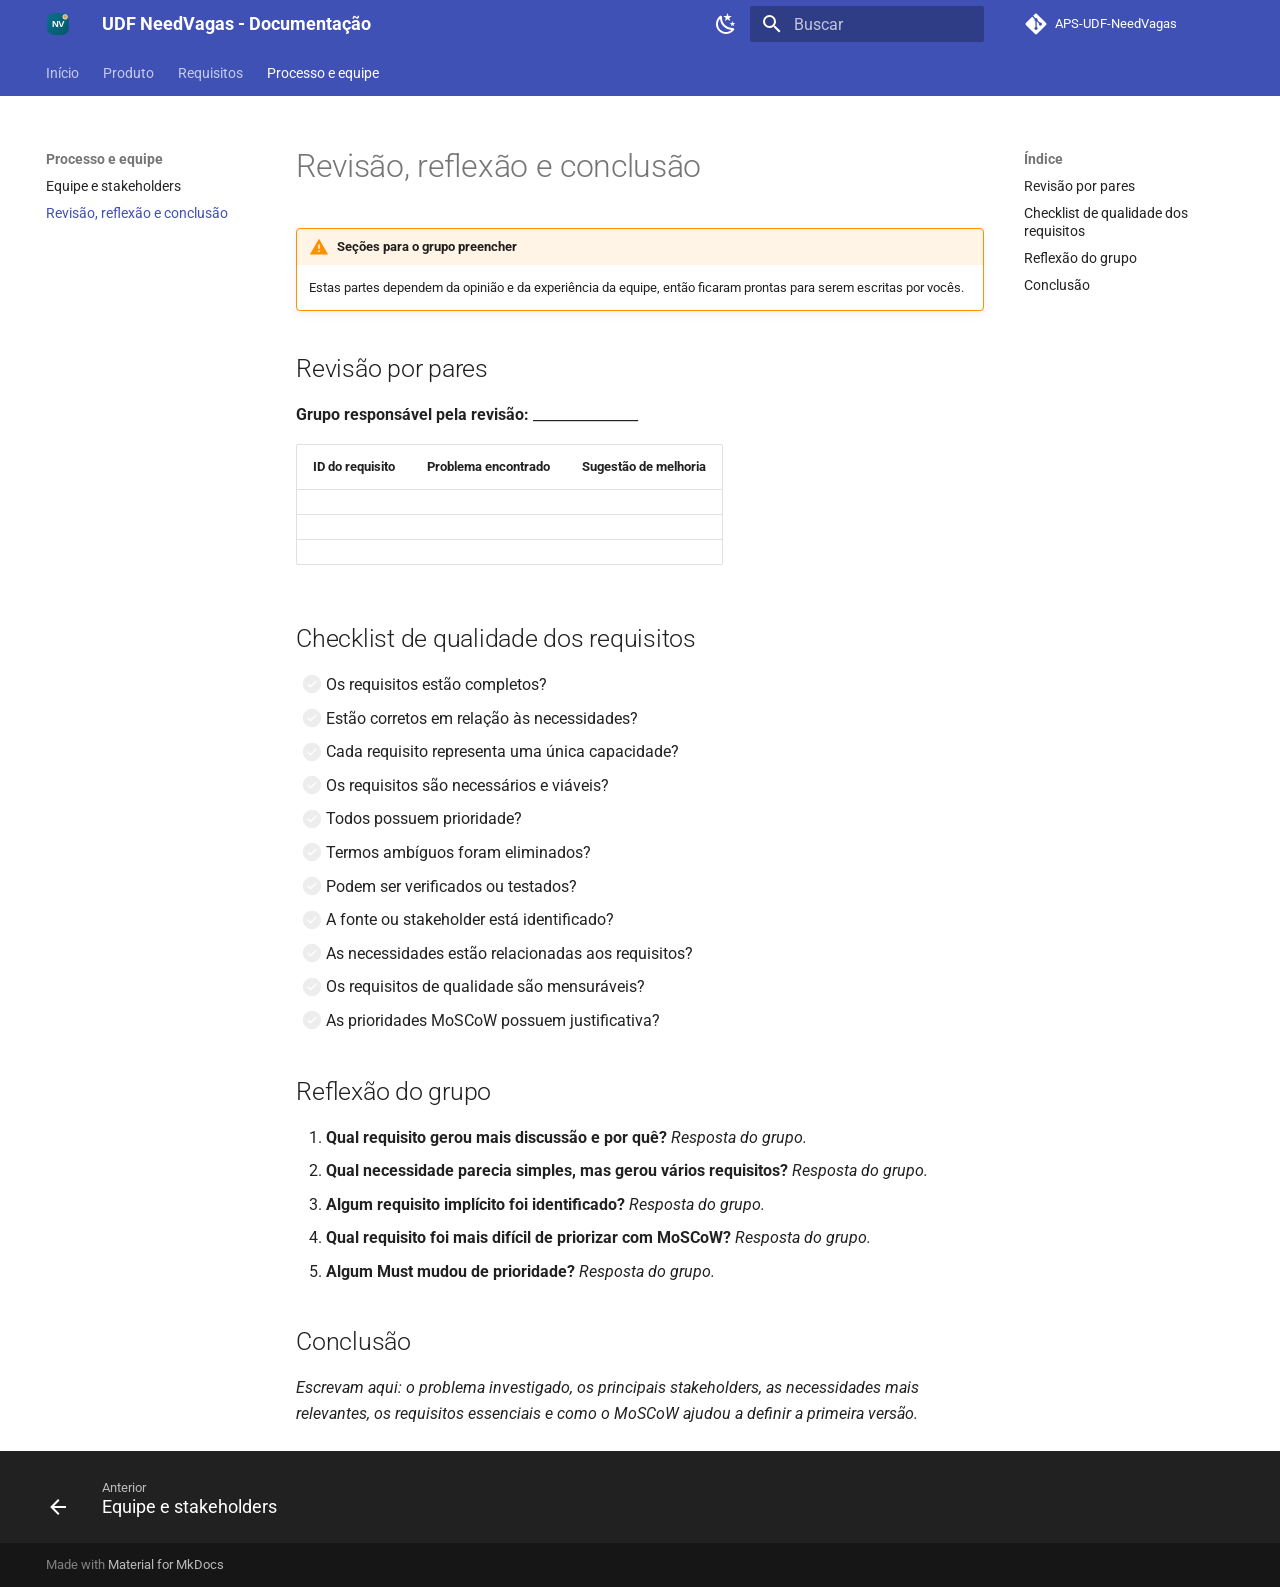
<file: processo/revisao-e-reflexao/index.html>
<!doctype html>
<html lang="pt" class="no-js">
  <head>
    
      <meta charset="utf-8">
      <meta name="viewport" content="width=device-width,initial-scale=1">
      
        <meta name="description" content="Documentação do projeto UDF NeedVagas, canal de estágios para alunos da UDF.">
      
      
      
      
        <link rel="prev" href="../equipe/">
      
      
      
        
      
      
      <link rel="icon" href="../../assets/images/favicon.png">
      <meta name="generator" content="mkdocs-1.6.1, mkdocs-material-9.8.2">
    
    
      
        <title>Revisão, reflexão e conclusão - UDF NeedVagas - Documentação</title>
      
    
    
      <link rel="stylesheet" href="../../assets/stylesheets/main.57a0d79d.min.css">
      
        
        <link rel="stylesheet" href="../../assets/stylesheets/palette.fb2fffe2.min.css">
      
      


    
    
      
    
    
      
        
        
        <link rel="preconnect" href="https://fonts.gstatic.com" crossorigin>
        <link rel="stylesheet" href="https://fonts.googleapis.com/css?family=Roboto:300,300i,400,400i,700,700i%7CRoboto+Mono:400,400i,700,700i&display=fallback">
        <style>:root{--md-text-font:"Roboto";--md-code-font:"Roboto Mono"}</style>
      
    
    
      <link rel="stylesheet" href="../../stylesheets/extra.css">
    
    <script>__md_scope=new URL("../..",location),__md_hash=e=>[...e].reduce(((e,_)=>(e<<5)-e+_.charCodeAt(0)),0),__md_get=(e,_=localStorage,t=__md_scope)=>JSON.parse(_.getItem(t.pathname+"."+e)),__md_set=(e,_,t=localStorage,a=__md_scope)=>{try{t.setItem(a.pathname+"."+e,JSON.stringify(_))}catch(e){}}</script>
    
      

    
    
  </head>
  
  
    
    
      
    
    
    
    
    <body dir="ltr" data-md-color-scheme="default" data-md-color-primary="indigo" data-md-color-accent="indigo">
  
    
    <input class="md-toggle" data-md-toggle="drawer" type="checkbox" id="__drawer" autocomplete="off">
    <input class="md-toggle" data-md-toggle="search" type="checkbox" id="__search" autocomplete="off">
    <label class="md-overlay" for="__drawer"></label>
    <div data-md-component="skip">
      
        
        <a href="#revisao-reflexao-e-conclusao" class="md-skip">
          Pular para conteúdo
        </a>
      
    </div>
    <div data-md-component="announce">
      
    </div>
    
    
      

<header class="md-header" data-md-component="header">
  <nav class="md-header__inner md-grid" aria-label="Cabeçalho">
    <a href="../.." title="UDF NeedVagas - Documentação" class="md-header__button md-logo" aria-label="UDF NeedVagas - Documentação" data-md-component="logo">
      
  <img src="../../assets/needvagas-logo.svg" alt="logo">

    </a>
    <label class="md-header__button md-icon" for="__drawer">
      
      <svg xmlns="http://www.w3.org/2000/svg" viewBox="0 0 24 24"><path d="M3 6h18v2H3zm0 5h18v2H3zm0 5h18v2H3z"/></svg>
    </label>
    <div class="md-header__title" data-md-component="header-title">
      <div class="md-header__ellipsis">
        <div class="md-header__topic">
          <span class="md-ellipsis">
            UDF NeedVagas - Documentação
          </span>
        </div>
        <div class="md-header__topic" data-md-component="header-topic">
          <span class="md-ellipsis">
            
              Revisão, reflexão e conclusão
            
          </span>
        </div>
      </div>
    </div>
    
      
        <form class="md-header__option" data-md-component="palette">
  
    
    
    
    <input class="md-option" data-md-color-media="(prefers-color-scheme: light)" data-md-color-scheme="default" data-md-color-primary="indigo" data-md-color-accent="indigo"  aria-label="Modo escuro"  type="radio" name="__palette" id="__palette_0">
    
      <label class="md-header__button md-icon" title="Modo escuro" for="__palette_1" hidden>
        <svg xmlns="http://www.w3.org/2000/svg" viewBox="0 0 24 24"><path d="m17.75 4.09-2.53 1.94.91 3.06-2.63-1.81-2.63 1.81.91-3.06-2.53-1.94L12.44 4l1.06-3 1.06 3zm3.5 6.91-1.64 1.25.59 1.98-1.7-1.17-1.7 1.17.59-1.98L15.75 11l2.06-.05L18.5 9l.69 1.95zm-2.28 4.95c.83-.08 1.72 1.1 1.19 1.85-.32.45-.66.87-1.08 1.27C15.17 23 8.84 23 4.94 19.07c-3.91-3.9-3.91-10.24 0-14.14.4-.4.82-.76 1.27-1.08.75-.53 1.93.36 1.85 1.19-.27 2.86.69 5.83 2.89 8.02a9.96 9.96 0 0 0 8.02 2.89m-1.64 2.02a12.08 12.08 0 0 1-7.8-3.47c-2.17-2.19-3.33-5-3.49-7.82-2.81 3.14-2.7 7.96.31 10.98 3.02 3.01 7.84 3.12 10.98.31"/></svg>
      </label>
    
  
    
    
    
    <input class="md-option" data-md-color-media="(prefers-color-scheme: dark)" data-md-color-scheme="slate" data-md-color-primary="indigo" data-md-color-accent="indigo"  aria-label="Modo claro"  type="radio" name="__palette" id="__palette_1">
    
      <label class="md-header__button md-icon" title="Modo claro" for="__palette_0" hidden>
        <svg xmlns="http://www.w3.org/2000/svg" viewBox="0 0 24 24"><path d="M12 7a5 5 0 0 1 5 5 5 5 0 0 1-5 5 5 5 0 0 1-5-5 5 5 0 0 1 5-5m0 2a3 3 0 0 0-3 3 3 3 0 0 0 3 3 3 3 0 0 0 3-3 3 3 0 0 0-3-3m0-7 2.39 3.42C13.65 5.15 12.84 5 12 5s-1.65.15-2.39.42zM3.34 7l4.16-.35A7.2 7.2 0 0 0 5.94 8.5c-.44.74-.69 1.5-.83 2.29zm.02 10 1.76-3.77a7.131 7.131 0 0 0 2.38 4.14zM20.65 7l-1.77 3.79a7.02 7.02 0 0 0-2.38-4.15zm-.01 10-4.14.36c.59-.51 1.12-1.14 1.54-1.86.42-.73.69-1.5.83-2.29zM12 22l-2.41-3.44c.74.27 1.55.44 2.41.44.82 0 1.63-.17 2.37-.44z"/></svg>
      </label>
    
  
</form>
      
    
    
      <script>var palette=__md_get("__palette");if(palette&&palette.color){if("(prefers-color-scheme)"===palette.color.media){var media=matchMedia("(prefers-color-scheme: light)"),input=document.querySelector(media.matches?"[data-md-color-media='(prefers-color-scheme: light)']":"[data-md-color-media='(prefers-color-scheme: dark)']");palette.color.media=input.getAttribute("data-md-color-media"),palette.color.scheme=input.getAttribute("data-md-color-scheme"),palette.color.primary=input.getAttribute("data-md-color-primary"),palette.color.accent=input.getAttribute("data-md-color-accent")}for(var[key,value]of Object.entries(palette.color))document.body.setAttribute("data-md-color-"+key,value)}</script>
    
    
    
      
      
        <label class="md-header__button md-icon" for="__search">
          
          <svg xmlns="http://www.w3.org/2000/svg" viewBox="0 0 24 24"><path d="M9.5 3A6.5 6.5 0 0 1 16 9.5c0 1.61-.59 3.09-1.56 4.23l.27.27h.79l5 5-1.5 1.5-5-5v-.79l-.27-.27A6.52 6.52 0 0 1 9.5 16 6.5 6.5 0 0 1 3 9.5 6.5 6.5 0 0 1 9.5 3m0 2C7 5 5 7 5 9.5S7 14 9.5 14 14 12 14 9.5 12 5 9.5 5"/></svg>
        </label>
        <div class="md-search" data-md-component="search" role="dialog">
  <label class="md-search__overlay" for="__search"></label>
  <div class="md-search__inner" role="search">
    <form class="md-search__form" name="search">
      <input type="text" class="md-search__input" name="query" aria-label="Buscar" placeholder="Buscar" autocapitalize="off" autocorrect="off" autocomplete="off" spellcheck="false" data-md-component="search-query" required>
      <label class="md-search__icon md-icon" for="__search">
        
        <svg xmlns="http://www.w3.org/2000/svg" viewBox="0 0 24 24"><path d="M9.5 3A6.5 6.5 0 0 1 16 9.5c0 1.61-.59 3.09-1.56 4.23l.27.27h.79l5 5-1.5 1.5-5-5v-.79l-.27-.27A6.52 6.52 0 0 1 9.5 16 6.5 6.5 0 0 1 3 9.5 6.5 6.5 0 0 1 9.5 3m0 2C7 5 5 7 5 9.5S7 14 9.5 14 14 12 14 9.5 12 5 9.5 5"/></svg>
        
        <svg xmlns="http://www.w3.org/2000/svg" viewBox="0 0 24 24"><path d="M20 11v2H8l5.5 5.5-1.42 1.42L4.16 12l7.92-7.92L13.5 5.5 8 11z"/></svg>
      </label>
      <nav class="md-search__options" aria-label="Pesquisar">
        
        <button type="reset" class="md-search__icon md-icon" title="Limpar" aria-label="Limpar" tabindex="-1">
          
          <svg xmlns="http://www.w3.org/2000/svg" viewBox="0 0 24 24"><path d="M19 6.41 17.59 5 12 10.59 6.41 5 5 6.41 10.59 12 5 17.59 6.41 19 12 13.41 17.59 19 19 17.59 13.41 12z"/></svg>
        </button>
      </nav>
      
        <div class="md-search__suggest" data-md-component="search-suggest"></div>
      
    </form>
    <div class="md-search__output">
      <div class="md-search__scrollwrap" tabindex="0" data-md-scrollfix>
        <div class="md-search-result" data-md-component="search-result">
          <div class="md-search-result__meta">
            Inicializando busca
          </div>
          <ol class="md-search-result__list" role="presentation"></ol>
        </div>
      </div>
    </div>
  </div>
</div>
      
    
    
      <div class="md-header__source">
        <a href="https://github.com/Caiogms4238/APS" title="Ir para repositório" class="md-source" data-md-component="source">
  <div class="md-source__icon md-icon">
    
    <svg xmlns="http://www.w3.org/2000/svg" viewBox="0 0 448 512"><!--! Font Awesome Free 7.1.0 by @fontawesome - https://fontawesome.com License - https://fontawesome.com/license/free (Icons: CC BY 4.0, Fonts: SIL OFL 1.1, Code: MIT License) Copyright 2025 Fonticons, Inc.--><path d="M439.6 236.1 244 40.5c-5.4-5.5-12.8-8.5-20.4-8.5s-15 3-20.4 8.4L162.5 81l51.5 51.5c27.1-9.1 52.7 16.8 43.4 43.7l49.7 49.7c34.2-11.8 61.2 31 35.5 56.7-26.5 26.5-70.2-2.9-56-37.3L240.3 199v121.9c25.3 12.5 22.3 41.8 9.1 55-6.4 6.4-15.2 10.1-24.3 10.1s-17.8-3.6-24.3-10.1c-17.6-17.6-11.1-46.9 11.2-56v-123c-20.8-8.5-24.6-30.7-18.6-45L142.6 101 8.5 235.1C3 240.6 0 247.9 0 255.5s3 15 8.5 20.4l195.6 195.7c5.4 5.4 12.7 8.4 20.4 8.4s15-3 20.4-8.4l194.7-194.7c5.4-5.4 8.4-12.8 8.4-20.4s-3-15-8.4-20.4"/></svg>
  </div>
  <div class="md-source__repository">
    APS-UDF-NeedVagas
  </div>
</a>
      </div>
    
  </nav>
  
</header>
    
    <div class="md-container" data-md-component="container">
      
      
        
          
            
<nav class="md-tabs" aria-label="Abas" data-md-component="tabs">
  <div class="md-grid">
    <ul class="md-tabs__list">
      
        
  
  
  
  
    <li class="md-tabs__item">
      <a href="../.." class="md-tabs__link">
        
  
  
    
  
  Início

      </a>
    </li>
  

      
        
  
  
  
  
    
    
      <li class="md-tabs__item">
        <a href="../../produto/cenario-atual/" class="md-tabs__link">
          
  
  
  Produto

        </a>
      </li>
    
  

      
        
  
  
  
  
    
    
      <li class="md-tabs__item">
        <a href="../../requisitos/funcionais/" class="md-tabs__link">
          
  
  
  Requisitos

        </a>
      </li>
    
  

      
        
  
  
  
    
  
  
    
    
      <li class="md-tabs__item md-tabs__item--active">
        <a href="../equipe/" class="md-tabs__link">
          
  
  
  Processo e equipe

        </a>
      </li>
    
  

      
    </ul>
  </div>
</nav>
          
        
      
      <main class="md-main" data-md-component="main">
        <div class="md-main__inner md-grid">
          
            
              
              <div class="md-sidebar md-sidebar--primary" data-md-component="sidebar" data-md-type="navigation" >
                <div class="md-sidebar__scrollwrap">
                  <div class="md-sidebar__inner">
                    


  


<nav class="md-nav md-nav--primary md-nav--lifted" aria-label="Navegação" data-md-level="0">
  <label class="md-nav__title" for="__drawer">
    <a href="../.." title="UDF NeedVagas - Documentação" class="md-nav__button md-logo" aria-label="UDF NeedVagas - Documentação" data-md-component="logo">
      
  <img src="../../assets/needvagas-logo.svg" alt="logo">

    </a>
    UDF NeedVagas - Documentação
  </label>
  
    <div class="md-nav__source">
      <a href="https://github.com/Caiogms4238/APS" title="Ir para repositório" class="md-source" data-md-component="source">
  <div class="md-source__icon md-icon">
    
    <svg xmlns="http://www.w3.org/2000/svg" viewBox="0 0 448 512"><!--! Font Awesome Free 7.1.0 by @fontawesome - https://fontawesome.com License - https://fontawesome.com/license/free (Icons: CC BY 4.0, Fonts: SIL OFL 1.1, Code: MIT License) Copyright 2025 Fonticons, Inc.--><path d="M439.6 236.1 244 40.5c-5.4-5.5-12.8-8.5-20.4-8.5s-15 3-20.4 8.4L162.5 81l51.5 51.5c27.1-9.1 52.7 16.8 43.4 43.7l49.7 49.7c34.2-11.8 61.2 31 35.5 56.7-26.5 26.5-70.2-2.9-56-37.3L240.3 199v121.9c25.3 12.5 22.3 41.8 9.1 55-6.4 6.4-15.2 10.1-24.3 10.1s-17.8-3.6-24.3-10.1c-17.6-17.6-11.1-46.9 11.2-56v-123c-20.8-8.5-24.6-30.7-18.6-45L142.6 101 8.5 235.1C3 240.6 0 247.9 0 255.5s3 15 8.5 20.4l195.6 195.7c5.4 5.4 12.7 8.4 20.4 8.4s15-3 20.4-8.4l194.7-194.7c5.4-5.4 8.4-12.8 8.4-20.4s-3-15-8.4-20.4"/></svg>
  </div>
  <div class="md-source__repository">
    APS-UDF-NeedVagas
  </div>
</a>
    </div>
  
  <ul class="md-nav__list" data-md-scrollfix>
    
      
      
  
  
  
  
    <li class="md-nav__item">
      <a href="../.." class="md-nav__link">
        
  
  
  <span class="md-ellipsis">
    
  
    Início
  

    
  </span>
  
  

      </a>
    </li>
  

    
      
      
  
  
  
  
    
    
    
    
      
      
        
      
    
    
    <li class="md-nav__item md-nav__item--nested">
      
        
        
        <input class="md-nav__toggle md-toggle " type="checkbox" id="__nav_2" >
        
          
          <label class="md-nav__link" for="__nav_2" id="__nav_2_label" tabindex="0">
            
  
  
  <span class="md-ellipsis">
    
  
    Produto
  

    
  </span>
  
  

            <span class="md-nav__icon md-icon"></span>
          </label>
        
        <nav class="md-nav" data-md-level="1" aria-labelledby="__nav_2_label" aria-expanded="false">
          <label class="md-nav__title" for="__nav_2">
            <span class="md-nav__icon md-icon"></span>
            
  
    Produto
  

          </label>
          <ul class="md-nav__list" data-md-scrollfix>
            
              
                
  
  
  
  
    <li class="md-nav__item">
      <a href="../../produto/cenario-atual/" class="md-nav__link">
        
  
  
  <span class="md-ellipsis">
    
  
    Cenário atual
  

    
  </span>
  
  

      </a>
    </li>
  

              
            
              
                
  
  
  
  
    <li class="md-nav__item">
      <a href="../../produto/solucao-proposta/" class="md-nav__link">
        
  
  
  <span class="md-ellipsis">
    
  
    Solução proposta
  

    
  </span>
  
  

      </a>
    </li>
  

              
            
          </ul>
        </nav>
      
    </li>
  

    
      
      
  
  
  
  
    
    
    
    
      
      
        
      
    
    
    <li class="md-nav__item md-nav__item--nested">
      
        
        
        <input class="md-nav__toggle md-toggle " type="checkbox" id="__nav_3" >
        
          
          <label class="md-nav__link" for="__nav_3" id="__nav_3_label" tabindex="0">
            
  
  
  <span class="md-ellipsis">
    
  
    Requisitos
  

    
  </span>
  
  

            <span class="md-nav__icon md-icon"></span>
          </label>
        
        <nav class="md-nav" data-md-level="1" aria-labelledby="__nav_3_label" aria-expanded="false">
          <label class="md-nav__title" for="__nav_3">
            <span class="md-nav__icon md-icon"></span>
            
  
    Requisitos
  

          </label>
          <ul class="md-nav__list" data-md-scrollfix>
            
              
                
  
  
  
  
    <li class="md-nav__item">
      <a href="../../requisitos/funcionais/" class="md-nav__link">
        
  
  
  <span class="md-ellipsis">
    
  
    Requisitos funcionais
  

    
  </span>
  
  

      </a>
    </li>
  

              
            
              
                
  
  
  
  
    <li class="md-nav__item">
      <a href="../../requisitos/qualidade/" class="md-nav__link">
        
  
  
  <span class="md-ellipsis">
    
  
    Requisitos de qualidade
  

    
  </span>
  
  

      </a>
    </li>
  

              
            
              
                
  
  
  
  
    <li class="md-nav__item">
      <a href="../../requisitos/restricoes-e-regras/" class="md-nav__link">
        
  
  
  <span class="md-ellipsis">
    
  
    Restrições e regras de negócio
  

    
  </span>
  
  

      </a>
    </li>
  

              
            
              
                
  
  
  
  
    <li class="md-nav__item">
      <a href="../../requisitos/rastreabilidade/" class="md-nav__link">
        
  
  
  <span class="md-ellipsis">
    
  
    Rastreabilidade
  

    
  </span>
  
  

      </a>
    </li>
  

              
            
              
                
  
  
  
  
    <li class="md-nav__item">
      <a href="../../requisitos/priorizacao-e-mvp/" class="md-nav__link">
        
  
  
  <span class="md-ellipsis">
    
  
    Priorização e MVP
  

    
  </span>
  
  

      </a>
    </li>
  

              
            
          </ul>
        </nav>
      
    </li>
  

    
      
      
  
  
    
  
  
  
    
    
    
    
      
        
        
      
      
        
      
    
    
    <li class="md-nav__item md-nav__item--active md-nav__item--section md-nav__item--nested">
      
        
        
        <input class="md-nav__toggle md-toggle " type="checkbox" id="__nav_4" checked>
        
          
          <label class="md-nav__link" for="__nav_4" id="__nav_4_label" tabindex="">
            
  
  
  <span class="md-ellipsis">
    
  
    Processo e equipe
  

    
  </span>
  
  

            <span class="md-nav__icon md-icon"></span>
          </label>
        
        <nav class="md-nav" data-md-level="1" aria-labelledby="__nav_4_label" aria-expanded="true">
          <label class="md-nav__title" for="__nav_4">
            <span class="md-nav__icon md-icon"></span>
            
  
    Processo e equipe
  

          </label>
          <ul class="md-nav__list" data-md-scrollfix>
            
              
                
  
  
  
  
    <li class="md-nav__item">
      <a href="../equipe/" class="md-nav__link">
        
  
  
  <span class="md-ellipsis">
    
  
    Equipe e stakeholders
  

    
  </span>
  
  

      </a>
    </li>
  

              
            
              
                
  
  
    
  
  
  
    <li class="md-nav__item md-nav__item--active">
      
      <input class="md-nav__toggle md-toggle" type="checkbox" id="__toc">
      
      
        
      
      
        <label class="md-nav__link md-nav__link--active" for="__toc">
          
  
  
  <span class="md-ellipsis">
    
  
    Revisão, reflexão e conclusão
  

    
  </span>
  
  

          <span class="md-nav__icon md-icon"></span>
        </label>
      
      <a href="./" class="md-nav__link md-nav__link--active">
        
  
  
  <span class="md-ellipsis">
    
  
    Revisão, reflexão e conclusão
  

    
  </span>
  
  

      </a>
      
        

<nav class="md-nav md-nav--secondary" aria-label="Índice">
  
  
  
    
  
  
    <label class="md-nav__title" for="__toc">
      <span class="md-nav__icon md-icon"></span>
      Índice
    </label>
    <ul class="md-nav__list" data-md-component="toc" data-md-scrollfix>
      
        <li class="md-nav__item">
  <a href="#revisao-por-pares" class="md-nav__link">
    <span class="md-ellipsis">
      
        Revisão por pares
      
    </span>
  </a>
  
</li>
      
        <li class="md-nav__item">
  <a href="#checklist-de-qualidade-dos-requisitos" class="md-nav__link">
    <span class="md-ellipsis">
      
        Checklist de qualidade dos requisitos
      
    </span>
  </a>
  
</li>
      
        <li class="md-nav__item">
  <a href="#reflexao-do-grupo" class="md-nav__link">
    <span class="md-ellipsis">
      
        Reflexão do grupo
      
    </span>
  </a>
  
</li>
      
        <li class="md-nav__item">
  <a href="#conclusao" class="md-nav__link">
    <span class="md-ellipsis">
      
        Conclusão
      
    </span>
  </a>
  
</li>
      
    </ul>
  
</nav>
      
    </li>
  

              
            
          </ul>
        </nav>
      
    </li>
  

    
  </ul>
</nav>
                  </div>
                </div>
              </div>
            
            
              
              <div class="md-sidebar md-sidebar--secondary" data-md-component="sidebar" data-md-type="toc" >
                <div class="md-sidebar__scrollwrap">
                  <div class="md-sidebar__inner">
                    

<nav class="md-nav md-nav--secondary" aria-label="Índice">
  
  
  
    
  
  
    <label class="md-nav__title" for="__toc">
      <span class="md-nav__icon md-icon"></span>
      Índice
    </label>
    <ul class="md-nav__list" data-md-component="toc" data-md-scrollfix>
      
        <li class="md-nav__item">
  <a href="#revisao-por-pares" class="md-nav__link">
    <span class="md-ellipsis">
      
        Revisão por pares
      
    </span>
  </a>
  
</li>
      
        <li class="md-nav__item">
  <a href="#checklist-de-qualidade-dos-requisitos" class="md-nav__link">
    <span class="md-ellipsis">
      
        Checklist de qualidade dos requisitos
      
    </span>
  </a>
  
</li>
      
        <li class="md-nav__item">
  <a href="#reflexao-do-grupo" class="md-nav__link">
    <span class="md-ellipsis">
      
        Reflexão do grupo
      
    </span>
  </a>
  
</li>
      
        <li class="md-nav__item">
  <a href="#conclusao" class="md-nav__link">
    <span class="md-ellipsis">
      
        Conclusão
      
    </span>
  </a>
  
</li>
      
    </ul>
  
</nav>
                  </div>
                </div>
              </div>
            
          
          
            <div class="md-content" data-md-component="content">
              
              <article class="md-content__inner md-typeset">
                
                  


  
  


<h1 id="revisao-reflexao-e-conclusao">Revisão, reflexão e conclusão<a class="headerlink" href="#revisao-reflexao-e-conclusao" title="Permanent link">&para;</a></h1>
<div class="admonition warning">
<p class="admonition-title">Seções para o grupo preencher</p>
<p>Estas partes dependem da opinião e da experiência da equipe, então ficaram prontas para serem escritas por vocês.</p>
</div>
<h2 id="revisao-por-pares">Revisão por pares<a class="headerlink" href="#revisao-por-pares" title="Permanent link">&para;</a></h2>
<p><strong>Grupo responsável pela revisão:</strong> _______________</p>
<table>
<thead>
<tr>
<th>ID do requisito</th>
<th>Problema encontrado</th>
<th>Sugestão de melhoria</th>
</tr>
</thead>
<tbody>
<tr>
<td></td>
<td></td>
<td></td>
</tr>
<tr>
<td></td>
<td></td>
<td></td>
</tr>
<tr>
<td></td>
<td></td>
<td></td>
</tr>
</tbody>
</table>
<h2 id="checklist-de-qualidade-dos-requisitos">Checklist de qualidade dos requisitos<a class="headerlink" href="#checklist-de-qualidade-dos-requisitos" title="Permanent link">&para;</a></h2>
<ul class="task-list">
<li class="task-list-item"><label class="task-list-control"><input type="checkbox" disabled/><span class="task-list-indicator"></span></label> Os requisitos estão completos?</li>
<li class="task-list-item"><label class="task-list-control"><input type="checkbox" disabled/><span class="task-list-indicator"></span></label> Estão corretos em relação às necessidades?</li>
<li class="task-list-item"><label class="task-list-control"><input type="checkbox" disabled/><span class="task-list-indicator"></span></label> Cada requisito representa uma única capacidade?</li>
<li class="task-list-item"><label class="task-list-control"><input type="checkbox" disabled/><span class="task-list-indicator"></span></label> Os requisitos são necessários e viáveis?</li>
<li class="task-list-item"><label class="task-list-control"><input type="checkbox" disabled/><span class="task-list-indicator"></span></label> Todos possuem prioridade?</li>
<li class="task-list-item"><label class="task-list-control"><input type="checkbox" disabled/><span class="task-list-indicator"></span></label> Termos ambíguos foram eliminados?</li>
<li class="task-list-item"><label class="task-list-control"><input type="checkbox" disabled/><span class="task-list-indicator"></span></label> Podem ser verificados ou testados?</li>
<li class="task-list-item"><label class="task-list-control"><input type="checkbox" disabled/><span class="task-list-indicator"></span></label> A fonte ou stakeholder está identificado?</li>
<li class="task-list-item"><label class="task-list-control"><input type="checkbox" disabled/><span class="task-list-indicator"></span></label> As necessidades estão relacionadas aos requisitos?</li>
<li class="task-list-item"><label class="task-list-control"><input type="checkbox" disabled/><span class="task-list-indicator"></span></label> Os requisitos de qualidade são mensuráveis?</li>
<li class="task-list-item"><label class="task-list-control"><input type="checkbox" disabled/><span class="task-list-indicator"></span></label> As prioridades MoSCoW possuem justificativa?</li>
</ul>
<h2 id="reflexao-do-grupo">Reflexão do grupo<a class="headerlink" href="#reflexao-do-grupo" title="Permanent link">&para;</a></h2>
<ol>
<li><strong>Qual requisito gerou mais discussão e por quê?</strong> <em>Resposta do grupo.</em></li>
<li><strong>Qual necessidade parecia simples, mas gerou vários requisitos?</strong> <em>Resposta do grupo.</em></li>
<li><strong>Algum requisito implícito foi identificado?</strong> <em>Resposta do grupo.</em></li>
<li><strong>Qual requisito foi mais difícil de priorizar com MoSCoW?</strong> <em>Resposta do grupo.</em></li>
<li><strong>Algum Must mudou de prioridade?</strong> <em>Resposta do grupo.</em></li>
</ol>
<h2 id="conclusao">Conclusão<a class="headerlink" href="#conclusao" title="Permanent link">&para;</a></h2>
<p><em>Escrevam aqui: o problema investigado, os principais stakeholders, as necessidades mais relevantes, os requisitos essenciais e como o MoSCoW ajudou a definir a primeira versão.</em></p>












                
              </article>
            </div>
          
          
<script>var target=document.getElementById(location.hash.slice(1));target&&target.name&&(target.checked=target.name.startsWith("__tabbed_"))</script>
        </div>
        
          <button type="button" class="md-top md-icon" data-md-component="top" hidden>
  
  <svg xmlns="http://www.w3.org/2000/svg" viewBox="0 0 24 24"><path d="M13 20h-2V8l-5.5 5.5-1.42-1.42L12 4.16l7.92 7.92-1.42 1.42L13 8z"/></svg>
  Voltar para o topo
</button>
        
      </main>
      
        <footer class="md-footer">
  
    
      
      <nav class="md-footer__inner md-grid" aria-label="Rodapé" >
        
          
          <a href="../equipe/" class="md-footer__link md-footer__link--prev" aria-label="Anterior: Equipe e stakeholders">
            <div class="md-footer__button md-icon">
              
              <svg xmlns="http://www.w3.org/2000/svg" viewBox="0 0 24 24"><path d="M20 11v2H8l5.5 5.5-1.42 1.42L4.16 12l7.92-7.92L13.5 5.5 8 11z"/></svg>
            </div>
            <div class="md-footer__title">
              <span class="md-footer__direction">
                Anterior
              </span>
              <div class="md-ellipsis">
                Equipe e stakeholders
              </div>
            </div>
          </a>
        
        
      </nav>
    
  
  <div class="md-footer-meta md-typeset">
    <div class="md-footer-meta__inner md-grid">
      <div class="md-copyright">
  
  
    Made with
    <a href="https://squidfunk.github.io/mkdocs-material/" target="_blank" rel="noopener">
      Material for MkDocs
    </a>
  
</div>
      
    </div>
  </div>
</footer>
      
    </div>
    <div class="md-dialog" data-md-component="dialog">
      <div class="md-dialog__inner md-typeset"></div>
    </div>
    
    
    
      
      
      <script id="__config" type="application/json">{"annotate": null, "base": "../..", "features": ["navigation.tabs", "navigation.sections", "navigation.top", "navigation.footer", "toc.follow", "search.suggest", "search.highlight", "content.code.copy"], "search": "../../assets/javascripts/workers/search.a7633da7.min.js", "tags": null, "translations": {"clipboard.copied": "Copiado para \u00e1rea de transfer\u00eancia", "clipboard.copy": "Copiar para \u00e1rea de transfer\u00eancia", "search.result.more.one": "mais 1 nesta p\u00e1gina", "search.result.more.other": "# mais nesta p\u00e1gina", "search.result.none": "Nenhum documento encontrado", "search.result.one": "1 documento encontrado", "search.result.other": "# documentos encontrados", "search.result.placeholder": "Digite para iniciar a busca", "search.result.term.missing": "Ausente", "select.version": "Selecione a vers\u00e3o"}, "version": null}</script>
    
    
      <script src="../../assets/javascripts/bundle.a5f9d56c.min.js"></script>
      
    
  </body>
</html>
</file>
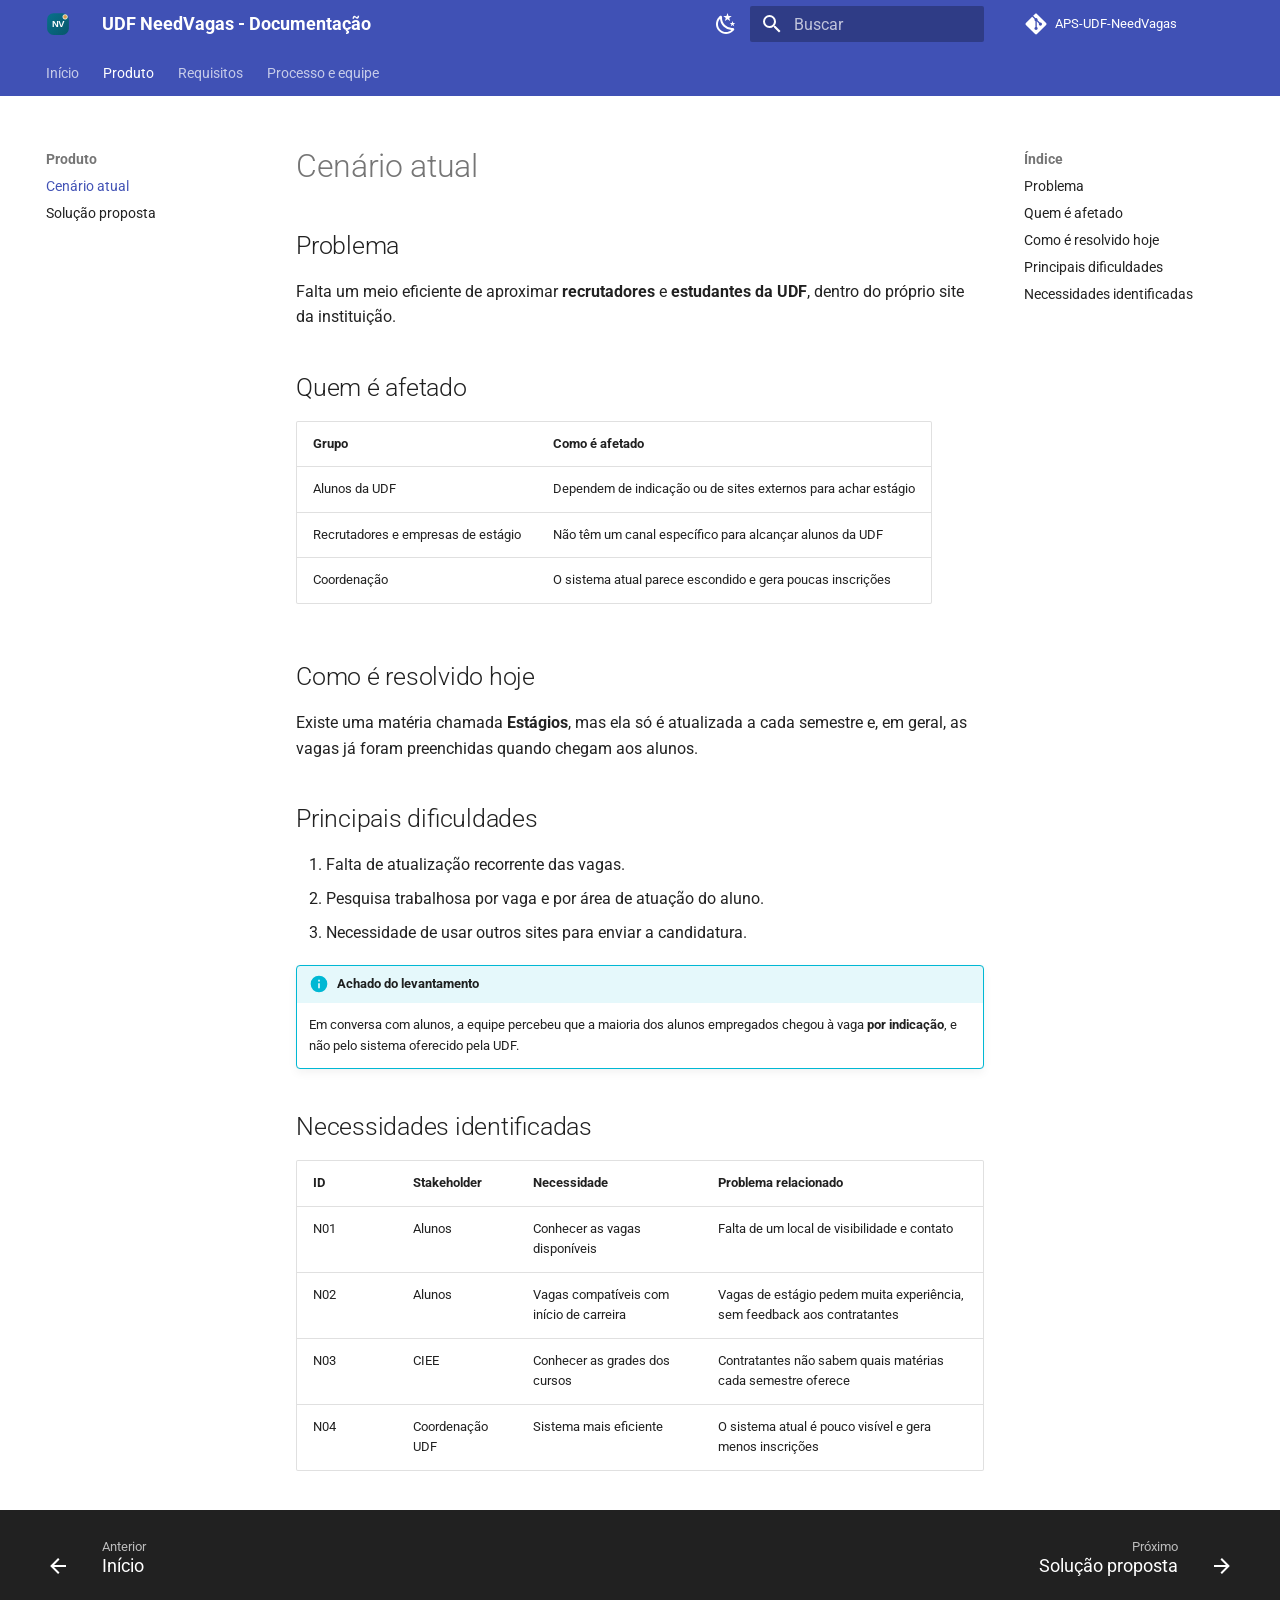
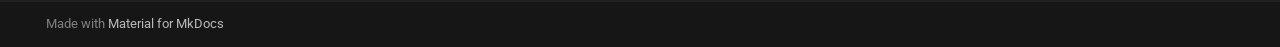
<file: produto/cenario-atual/index.html>
<!doctype html>
<html lang="pt" class="no-js">
  <head>
    
      <meta charset="utf-8">
      <meta name="viewport" content="width=device-width,initial-scale=1">
      
        <meta name="description" content="Documentação do projeto UDF NeedVagas, canal de estágios para alunos da UDF.">
      
      
      
      
        <link rel="prev" href="../..">
      
      
        <link rel="next" href="../solucao-proposta/">
      
      
        
      
      
      <link rel="icon" href="../../assets/images/favicon.png">
      <meta name="generator" content="mkdocs-1.6.1, mkdocs-material-9.8.2">
    
    
      
        <title>Cenário atual - UDF NeedVagas - Documentação</title>
      
    
    
      <link rel="stylesheet" href="../../assets/stylesheets/main.57a0d79d.min.css">
      
        
        <link rel="stylesheet" href="../../assets/stylesheets/palette.fb2fffe2.min.css">
      
      


    
    
      
    
    
      
        
        
        <link rel="preconnect" href="https://fonts.gstatic.com" crossorigin>
        <link rel="stylesheet" href="https://fonts.googleapis.com/css?family=Roboto:300,300i,400,400i,700,700i%7CRoboto+Mono:400,400i,700,700i&display=fallback">
        <style>:root{--md-text-font:"Roboto";--md-code-font:"Roboto Mono"}</style>
      
    
    
      <link rel="stylesheet" href="../../stylesheets/extra.css">
    
    <script>__md_scope=new URL("../..",location),__md_hash=e=>[...e].reduce(((e,_)=>(e<<5)-e+_.charCodeAt(0)),0),__md_get=(e,_=localStorage,t=__md_scope)=>JSON.parse(_.getItem(t.pathname+"."+e)),__md_set=(e,_,t=localStorage,a=__md_scope)=>{try{t.setItem(a.pathname+"."+e,JSON.stringify(_))}catch(e){}}</script>
    
      

    
    
  </head>
  
  
    
    
      
    
    
    
    
    <body dir="ltr" data-md-color-scheme="default" data-md-color-primary="indigo" data-md-color-accent="indigo">
  
    
    <input class="md-toggle" data-md-toggle="drawer" type="checkbox" id="__drawer" autocomplete="off">
    <input class="md-toggle" data-md-toggle="search" type="checkbox" id="__search" autocomplete="off">
    <label class="md-overlay" for="__drawer"></label>
    <div data-md-component="skip">
      
        
        <a href="#cenario-atual" class="md-skip">
          Pular para conteúdo
        </a>
      
    </div>
    <div data-md-component="announce">
      
    </div>
    
    
      

<header class="md-header" data-md-component="header">
  <nav class="md-header__inner md-grid" aria-label="Cabeçalho">
    <a href="../.." title="UDF NeedVagas - Documentação" class="md-header__button md-logo" aria-label="UDF NeedVagas - Documentação" data-md-component="logo">
      
  <img src="../../assets/needvagas-logo.svg" alt="logo">

    </a>
    <label class="md-header__button md-icon" for="__drawer">
      
      <svg xmlns="http://www.w3.org/2000/svg" viewBox="0 0 24 24"><path d="M3 6h18v2H3zm0 5h18v2H3zm0 5h18v2H3z"/></svg>
    </label>
    <div class="md-header__title" data-md-component="header-title">
      <div class="md-header__ellipsis">
        <div class="md-header__topic">
          <span class="md-ellipsis">
            UDF NeedVagas - Documentação
          </span>
        </div>
        <div class="md-header__topic" data-md-component="header-topic">
          <span class="md-ellipsis">
            
              Cenário atual
            
          </span>
        </div>
      </div>
    </div>
    
      
        <form class="md-header__option" data-md-component="palette">
  
    
    
    
    <input class="md-option" data-md-color-media="(prefers-color-scheme: light)" data-md-color-scheme="default" data-md-color-primary="indigo" data-md-color-accent="indigo"  aria-label="Modo escuro"  type="radio" name="__palette" id="__palette_0">
    
      <label class="md-header__button md-icon" title="Modo escuro" for="__palette_1" hidden>
        <svg xmlns="http://www.w3.org/2000/svg" viewBox="0 0 24 24"><path d="m17.75 4.09-2.53 1.94.91 3.06-2.63-1.81-2.63 1.81.91-3.06-2.53-1.94L12.44 4l1.06-3 1.06 3zm3.5 6.91-1.64 1.25.59 1.98-1.7-1.17-1.7 1.17.59-1.98L15.75 11l2.06-.05L18.5 9l.69 1.95zm-2.28 4.95c.83-.08 1.72 1.1 1.19 1.85-.32.45-.66.87-1.08 1.27C15.17 23 8.84 23 4.94 19.07c-3.91-3.9-3.91-10.24 0-14.14.4-.4.82-.76 1.27-1.08.75-.53 1.93.36 1.85 1.19-.27 2.86.69 5.83 2.89 8.02a9.96 9.96 0 0 0 8.02 2.89m-1.64 2.02a12.08 12.08 0 0 1-7.8-3.47c-2.17-2.19-3.33-5-3.49-7.82-2.81 3.14-2.7 7.96.31 10.98 3.02 3.01 7.84 3.12 10.98.31"/></svg>
      </label>
    
  
    
    
    
    <input class="md-option" data-md-color-media="(prefers-color-scheme: dark)" data-md-color-scheme="slate" data-md-color-primary="indigo" data-md-color-accent="indigo"  aria-label="Modo claro"  type="radio" name="__palette" id="__palette_1">
    
      <label class="md-header__button md-icon" title="Modo claro" for="__palette_0" hidden>
        <svg xmlns="http://www.w3.org/2000/svg" viewBox="0 0 24 24"><path d="M12 7a5 5 0 0 1 5 5 5 5 0 0 1-5 5 5 5 0 0 1-5-5 5 5 0 0 1 5-5m0 2a3 3 0 0 0-3 3 3 3 0 0 0 3 3 3 3 0 0 0 3-3 3 3 0 0 0-3-3m0-7 2.39 3.42C13.65 5.15 12.84 5 12 5s-1.65.15-2.39.42zM3.34 7l4.16-.35A7.2 7.2 0 0 0 5.94 8.5c-.44.74-.69 1.5-.83 2.29zm.02 10 1.76-3.77a7.131 7.131 0 0 0 2.38 4.14zM20.65 7l-1.77 3.79a7.02 7.02 0 0 0-2.38-4.15zm-.01 10-4.14.36c.59-.51 1.12-1.14 1.54-1.86.42-.73.69-1.5.83-2.29zM12 22l-2.41-3.44c.74.27 1.55.44 2.41.44.82 0 1.63-.17 2.37-.44z"/></svg>
      </label>
    
  
</form>
      
    
    
      <script>var palette=__md_get("__palette");if(palette&&palette.color){if("(prefers-color-scheme)"===palette.color.media){var media=matchMedia("(prefers-color-scheme: light)"),input=document.querySelector(media.matches?"[data-md-color-media='(prefers-color-scheme: light)']":"[data-md-color-media='(prefers-color-scheme: dark)']");palette.color.media=input.getAttribute("data-md-color-media"),palette.color.scheme=input.getAttribute("data-md-color-scheme"),palette.color.primary=input.getAttribute("data-md-color-primary"),palette.color.accent=input.getAttribute("data-md-color-accent")}for(var[key,value]of Object.entries(palette.color))document.body.setAttribute("data-md-color-"+key,value)}</script>
    
    
    
      
      
        <label class="md-header__button md-icon" for="__search">
          
          <svg xmlns="http://www.w3.org/2000/svg" viewBox="0 0 24 24"><path d="M9.5 3A6.5 6.5 0 0 1 16 9.5c0 1.61-.59 3.09-1.56 4.23l.27.27h.79l5 5-1.5 1.5-5-5v-.79l-.27-.27A6.52 6.52 0 0 1 9.5 16 6.5 6.5 0 0 1 3 9.5 6.5 6.5 0 0 1 9.5 3m0 2C7 5 5 7 5 9.5S7 14 9.5 14 14 12 14 9.5 12 5 9.5 5"/></svg>
        </label>
        <div class="md-search" data-md-component="search" role="dialog">
  <label class="md-search__overlay" for="__search"></label>
  <div class="md-search__inner" role="search">
    <form class="md-search__form" name="search">
      <input type="text" class="md-search__input" name="query" aria-label="Buscar" placeholder="Buscar" autocapitalize="off" autocorrect="off" autocomplete="off" spellcheck="false" data-md-component="search-query" required>
      <label class="md-search__icon md-icon" for="__search">
        
        <svg xmlns="http://www.w3.org/2000/svg" viewBox="0 0 24 24"><path d="M9.5 3A6.5 6.5 0 0 1 16 9.5c0 1.61-.59 3.09-1.56 4.23l.27.27h.79l5 5-1.5 1.5-5-5v-.79l-.27-.27A6.52 6.52 0 0 1 9.5 16 6.5 6.5 0 0 1 3 9.5 6.5 6.5 0 0 1 9.5 3m0 2C7 5 5 7 5 9.5S7 14 9.5 14 14 12 14 9.5 12 5 9.5 5"/></svg>
        
        <svg xmlns="http://www.w3.org/2000/svg" viewBox="0 0 24 24"><path d="M20 11v2H8l5.5 5.5-1.42 1.42L4.16 12l7.92-7.92L13.5 5.5 8 11z"/></svg>
      </label>
      <nav class="md-search__options" aria-label="Pesquisar">
        
        <button type="reset" class="md-search__icon md-icon" title="Limpar" aria-label="Limpar" tabindex="-1">
          
          <svg xmlns="http://www.w3.org/2000/svg" viewBox="0 0 24 24"><path d="M19 6.41 17.59 5 12 10.59 6.41 5 5 6.41 10.59 12 5 17.59 6.41 19 12 13.41 17.59 19 19 17.59 13.41 12z"/></svg>
        </button>
      </nav>
      
        <div class="md-search__suggest" data-md-component="search-suggest"></div>
      
    </form>
    <div class="md-search__output">
      <div class="md-search__scrollwrap" tabindex="0" data-md-scrollfix>
        <div class="md-search-result" data-md-component="search-result">
          <div class="md-search-result__meta">
            Inicializando busca
          </div>
          <ol class="md-search-result__list" role="presentation"></ol>
        </div>
      </div>
    </div>
  </div>
</div>
      
    
    
      <div class="md-header__source">
        <a href="https://github.com/Caiogms4238/APS" title="Ir para repositório" class="md-source" data-md-component="source">
  <div class="md-source__icon md-icon">
    
    <svg xmlns="http://www.w3.org/2000/svg" viewBox="0 0 448 512"><!--! Font Awesome Free 7.1.0 by @fontawesome - https://fontawesome.com License - https://fontawesome.com/license/free (Icons: CC BY 4.0, Fonts: SIL OFL 1.1, Code: MIT License) Copyright 2025 Fonticons, Inc.--><path d="M439.6 236.1 244 40.5c-5.4-5.5-12.8-8.5-20.4-8.5s-15 3-20.4 8.4L162.5 81l51.5 51.5c27.1-9.1 52.7 16.8 43.4 43.7l49.7 49.7c34.2-11.8 61.2 31 35.5 56.7-26.5 26.5-70.2-2.9-56-37.3L240.3 199v121.9c25.3 12.5 22.3 41.8 9.1 55-6.4 6.4-15.2 10.1-24.3 10.1s-17.8-3.6-24.3-10.1c-17.6-17.6-11.1-46.9 11.2-56v-123c-20.8-8.5-24.6-30.7-18.6-45L142.6 101 8.5 235.1C3 240.6 0 247.9 0 255.5s3 15 8.5 20.4l195.6 195.7c5.4 5.4 12.7 8.4 20.4 8.4s15-3 20.4-8.4l194.7-194.7c5.4-5.4 8.4-12.8 8.4-20.4s-3-15-8.4-20.4"/></svg>
  </div>
  <div class="md-source__repository">
    APS-UDF-NeedVagas
  </div>
</a>
      </div>
    
  </nav>
  
</header>
    
    <div class="md-container" data-md-component="container">
      
      
        
          
            
<nav class="md-tabs" aria-label="Abas" data-md-component="tabs">
  <div class="md-grid">
    <ul class="md-tabs__list">
      
        
  
  
  
  
    <li class="md-tabs__item">
      <a href="../.." class="md-tabs__link">
        
  
  
    
  
  Início

      </a>
    </li>
  

      
        
  
  
  
    
  
  
    
    
      <li class="md-tabs__item md-tabs__item--active">
        <a href="./" class="md-tabs__link">
          
  
  
  Produto

        </a>
      </li>
    
  

      
        
  
  
  
  
    
    
      <li class="md-tabs__item">
        <a href="../../requisitos/funcionais/" class="md-tabs__link">
          
  
  
  Requisitos

        </a>
      </li>
    
  

      
        
  
  
  
  
    
    
      <li class="md-tabs__item">
        <a href="../../processo/equipe/" class="md-tabs__link">
          
  
  
  Processo e equipe

        </a>
      </li>
    
  

      
    </ul>
  </div>
</nav>
          
        
      
      <main class="md-main" data-md-component="main">
        <div class="md-main__inner md-grid">
          
            
              
              <div class="md-sidebar md-sidebar--primary" data-md-component="sidebar" data-md-type="navigation" >
                <div class="md-sidebar__scrollwrap">
                  <div class="md-sidebar__inner">
                    


  


<nav class="md-nav md-nav--primary md-nav--lifted" aria-label="Navegação" data-md-level="0">
  <label class="md-nav__title" for="__drawer">
    <a href="../.." title="UDF NeedVagas - Documentação" class="md-nav__button md-logo" aria-label="UDF NeedVagas - Documentação" data-md-component="logo">
      
  <img src="../../assets/needvagas-logo.svg" alt="logo">

    </a>
    UDF NeedVagas - Documentação
  </label>
  
    <div class="md-nav__source">
      <a href="https://github.com/Caiogms4238/APS" title="Ir para repositório" class="md-source" data-md-component="source">
  <div class="md-source__icon md-icon">
    
    <svg xmlns="http://www.w3.org/2000/svg" viewBox="0 0 448 512"><!--! Font Awesome Free 7.1.0 by @fontawesome - https://fontawesome.com License - https://fontawesome.com/license/free (Icons: CC BY 4.0, Fonts: SIL OFL 1.1, Code: MIT License) Copyright 2025 Fonticons, Inc.--><path d="M439.6 236.1 244 40.5c-5.4-5.5-12.8-8.5-20.4-8.5s-15 3-20.4 8.4L162.5 81l51.5 51.5c27.1-9.1 52.7 16.8 43.4 43.7l49.7 49.7c34.2-11.8 61.2 31 35.5 56.7-26.5 26.5-70.2-2.9-56-37.3L240.3 199v121.9c25.3 12.5 22.3 41.8 9.1 55-6.4 6.4-15.2 10.1-24.3 10.1s-17.8-3.6-24.3-10.1c-17.6-17.6-11.1-46.9 11.2-56v-123c-20.8-8.5-24.6-30.7-18.6-45L142.6 101 8.5 235.1C3 240.6 0 247.9 0 255.5s3 15 8.5 20.4l195.6 195.7c5.4 5.4 12.7 8.4 20.4 8.4s15-3 20.4-8.4l194.7-194.7c5.4-5.4 8.4-12.8 8.4-20.4s-3-15-8.4-20.4"/></svg>
  </div>
  <div class="md-source__repository">
    APS-UDF-NeedVagas
  </div>
</a>
    </div>
  
  <ul class="md-nav__list" data-md-scrollfix>
    
      
      
  
  
  
  
    <li class="md-nav__item">
      <a href="../.." class="md-nav__link">
        
  
  
  <span class="md-ellipsis">
    
  
    Início
  

    
  </span>
  
  

      </a>
    </li>
  

    
      
      
  
  
    
  
  
  
    
    
    
    
      
        
        
      
      
        
      
    
    
    <li class="md-nav__item md-nav__item--active md-nav__item--section md-nav__item--nested">
      
        
        
        <input class="md-nav__toggle md-toggle " type="checkbox" id="__nav_2" checked>
        
          
          <label class="md-nav__link" for="__nav_2" id="__nav_2_label" tabindex="">
            
  
  
  <span class="md-ellipsis">
    
  
    Produto
  

    
  </span>
  
  

            <span class="md-nav__icon md-icon"></span>
          </label>
        
        <nav class="md-nav" data-md-level="1" aria-labelledby="__nav_2_label" aria-expanded="true">
          <label class="md-nav__title" for="__nav_2">
            <span class="md-nav__icon md-icon"></span>
            
  
    Produto
  

          </label>
          <ul class="md-nav__list" data-md-scrollfix>
            
              
                
  
  
    
  
  
  
    <li class="md-nav__item md-nav__item--active">
      
      <input class="md-nav__toggle md-toggle" type="checkbox" id="__toc">
      
      
        
      
      
        <label class="md-nav__link md-nav__link--active" for="__toc">
          
  
  
  <span class="md-ellipsis">
    
  
    Cenário atual
  

    
  </span>
  
  

          <span class="md-nav__icon md-icon"></span>
        </label>
      
      <a href="./" class="md-nav__link md-nav__link--active">
        
  
  
  <span class="md-ellipsis">
    
  
    Cenário atual
  

    
  </span>
  
  

      </a>
      
        

<nav class="md-nav md-nav--secondary" aria-label="Índice">
  
  
  
    
  
  
    <label class="md-nav__title" for="__toc">
      <span class="md-nav__icon md-icon"></span>
      Índice
    </label>
    <ul class="md-nav__list" data-md-component="toc" data-md-scrollfix>
      
        <li class="md-nav__item">
  <a href="#problema" class="md-nav__link">
    <span class="md-ellipsis">
      
        Problema
      
    </span>
  </a>
  
</li>
      
        <li class="md-nav__item">
  <a href="#quem-e-afetado" class="md-nav__link">
    <span class="md-ellipsis">
      
        Quem é afetado
      
    </span>
  </a>
  
</li>
      
        <li class="md-nav__item">
  <a href="#como-e-resolvido-hoje" class="md-nav__link">
    <span class="md-ellipsis">
      
        Como é resolvido hoje
      
    </span>
  </a>
  
</li>
      
        <li class="md-nav__item">
  <a href="#principais-dificuldades" class="md-nav__link">
    <span class="md-ellipsis">
      
        Principais dificuldades
      
    </span>
  </a>
  
</li>
      
        <li class="md-nav__item">
  <a href="#necessidades-identificadas" class="md-nav__link">
    <span class="md-ellipsis">
      
        Necessidades identificadas
      
    </span>
  </a>
  
</li>
      
    </ul>
  
</nav>
      
    </li>
  

              
            
              
                
  
  
  
  
    <li class="md-nav__item">
      <a href="../solucao-proposta/" class="md-nav__link">
        
  
  
  <span class="md-ellipsis">
    
  
    Solução proposta
  

    
  </span>
  
  

      </a>
    </li>
  

              
            
          </ul>
        </nav>
      
    </li>
  

    
      
      
  
  
  
  
    
    
    
    
      
      
        
      
    
    
    <li class="md-nav__item md-nav__item--nested">
      
        
        
        <input class="md-nav__toggle md-toggle " type="checkbox" id="__nav_3" >
        
          
          <label class="md-nav__link" for="__nav_3" id="__nav_3_label" tabindex="0">
            
  
  
  <span class="md-ellipsis">
    
  
    Requisitos
  

    
  </span>
  
  

            <span class="md-nav__icon md-icon"></span>
          </label>
        
        <nav class="md-nav" data-md-level="1" aria-labelledby="__nav_3_label" aria-expanded="false">
          <label class="md-nav__title" for="__nav_3">
            <span class="md-nav__icon md-icon"></span>
            
  
    Requisitos
  

          </label>
          <ul class="md-nav__list" data-md-scrollfix>
            
              
                
  
  
  
  
    <li class="md-nav__item">
      <a href="../../requisitos/funcionais/" class="md-nav__link">
        
  
  
  <span class="md-ellipsis">
    
  
    Requisitos funcionais
  

    
  </span>
  
  

      </a>
    </li>
  

              
            
              
                
  
  
  
  
    <li class="md-nav__item">
      <a href="../../requisitos/qualidade/" class="md-nav__link">
        
  
  
  <span class="md-ellipsis">
    
  
    Requisitos de qualidade
  

    
  </span>
  
  

      </a>
    </li>
  

              
            
              
                
  
  
  
  
    <li class="md-nav__item">
      <a href="../../requisitos/restricoes-e-regras/" class="md-nav__link">
        
  
  
  <span class="md-ellipsis">
    
  
    Restrições e regras de negócio
  

    
  </span>
  
  

      </a>
    </li>
  

              
            
              
                
  
  
  
  
    <li class="md-nav__item">
      <a href="../../requisitos/rastreabilidade/" class="md-nav__link">
        
  
  
  <span class="md-ellipsis">
    
  
    Rastreabilidade
  

    
  </span>
  
  

      </a>
    </li>
  

              
            
              
                
  
  
  
  
    <li class="md-nav__item">
      <a href="../../requisitos/priorizacao-e-mvp/" class="md-nav__link">
        
  
  
  <span class="md-ellipsis">
    
  
    Priorização e MVP
  

    
  </span>
  
  

      </a>
    </li>
  

              
            
          </ul>
        </nav>
      
    </li>
  

    
      
      
  
  
  
  
    
    
    
    
      
      
        
      
    
    
    <li class="md-nav__item md-nav__item--nested">
      
        
        
        <input class="md-nav__toggle md-toggle " type="checkbox" id="__nav_4" >
        
          
          <label class="md-nav__link" for="__nav_4" id="__nav_4_label" tabindex="0">
            
  
  
  <span class="md-ellipsis">
    
  
    Processo e equipe
  

    
  </span>
  
  

            <span class="md-nav__icon md-icon"></span>
          </label>
        
        <nav class="md-nav" data-md-level="1" aria-labelledby="__nav_4_label" aria-expanded="false">
          <label class="md-nav__title" for="__nav_4">
            <span class="md-nav__icon md-icon"></span>
            
  
    Processo e equipe
  

          </label>
          <ul class="md-nav__list" data-md-scrollfix>
            
              
                
  
  
  
  
    <li class="md-nav__item">
      <a href="../../processo/equipe/" class="md-nav__link">
        
  
  
  <span class="md-ellipsis">
    
  
    Equipe e stakeholders
  

    
  </span>
  
  

      </a>
    </li>
  

              
            
              
                
  
  
  
  
    <li class="md-nav__item">
      <a href="../../processo/revisao-e-reflexao/" class="md-nav__link">
        
  
  
  <span class="md-ellipsis">
    
  
    Revisão, reflexão e conclusão
  

    
  </span>
  
  

      </a>
    </li>
  

              
            
          </ul>
        </nav>
      
    </li>
  

    
  </ul>
</nav>
                  </div>
                </div>
              </div>
            
            
              
              <div class="md-sidebar md-sidebar--secondary" data-md-component="sidebar" data-md-type="toc" >
                <div class="md-sidebar__scrollwrap">
                  <div class="md-sidebar__inner">
                    

<nav class="md-nav md-nav--secondary" aria-label="Índice">
  
  
  
    
  
  
    <label class="md-nav__title" for="__toc">
      <span class="md-nav__icon md-icon"></span>
      Índice
    </label>
    <ul class="md-nav__list" data-md-component="toc" data-md-scrollfix>
      
        <li class="md-nav__item">
  <a href="#problema" class="md-nav__link">
    <span class="md-ellipsis">
      
        Problema
      
    </span>
  </a>
  
</li>
      
        <li class="md-nav__item">
  <a href="#quem-e-afetado" class="md-nav__link">
    <span class="md-ellipsis">
      
        Quem é afetado
      
    </span>
  </a>
  
</li>
      
        <li class="md-nav__item">
  <a href="#como-e-resolvido-hoje" class="md-nav__link">
    <span class="md-ellipsis">
      
        Como é resolvido hoje
      
    </span>
  </a>
  
</li>
      
        <li class="md-nav__item">
  <a href="#principais-dificuldades" class="md-nav__link">
    <span class="md-ellipsis">
      
        Principais dificuldades
      
    </span>
  </a>
  
</li>
      
        <li class="md-nav__item">
  <a href="#necessidades-identificadas" class="md-nav__link">
    <span class="md-ellipsis">
      
        Necessidades identificadas
      
    </span>
  </a>
  
</li>
      
    </ul>
  
</nav>
                  </div>
                </div>
              </div>
            
          
          
            <div class="md-content" data-md-component="content">
              
              <article class="md-content__inner md-typeset">
                
                  


  
  


<h1 id="cenario-atual">Cenário atual<a class="headerlink" href="#cenario-atual" title="Permanent link">&para;</a></h1>
<h2 id="problema">Problema<a class="headerlink" href="#problema" title="Permanent link">&para;</a></h2>
<p>Falta um meio eficiente de aproximar <strong>recrutadores</strong> e <strong>estudantes da UDF</strong>, dentro do próprio site da instituição.</p>
<h2 id="quem-e-afetado">Quem é afetado<a class="headerlink" href="#quem-e-afetado" title="Permanent link">&para;</a></h2>
<table>
<thead>
<tr>
<th>Grupo</th>
<th>Como é afetado</th>
</tr>
</thead>
<tbody>
<tr>
<td>Alunos da UDF</td>
<td>Dependem de indicação ou de sites externos para achar estágio</td>
</tr>
<tr>
<td>Recrutadores e empresas de estágio</td>
<td>Não têm um canal específico para alcançar alunos da UDF</td>
</tr>
<tr>
<td>Coordenação</td>
<td>O sistema atual parece escondido e gera poucas inscrições</td>
</tr>
</tbody>
</table>
<h2 id="como-e-resolvido-hoje">Como é resolvido hoje<a class="headerlink" href="#como-e-resolvido-hoje" title="Permanent link">&para;</a></h2>
<p>Existe uma matéria chamada <strong>Estágios</strong>, mas ela só é atualizada a cada semestre e, em geral, as vagas já foram preenchidas quando chegam aos alunos.</p>
<h2 id="principais-dificuldades">Principais dificuldades<a class="headerlink" href="#principais-dificuldades" title="Permanent link">&para;</a></h2>
<ol>
<li>Falta de atualização recorrente das vagas.</li>
<li>Pesquisa trabalhosa por vaga e por área de atuação do aluno.</li>
<li>Necessidade de usar outros sites para enviar a candidatura.</li>
</ol>
<div class="admonition info">
<p class="admonition-title">Achado do levantamento</p>
<p>Em conversa com alunos, a equipe percebeu que a maioria dos alunos empregados chegou à vaga <strong>por indicação</strong>, e não pelo sistema oferecido pela UDF.</p>
</div>
<h2 id="necessidades-identificadas">Necessidades identificadas<a class="headerlink" href="#necessidades-identificadas" title="Permanent link">&para;</a></h2>
<table>
<thead>
<tr>
<th>ID</th>
<th>Stakeholder</th>
<th>Necessidade</th>
<th>Problema relacionado</th>
</tr>
</thead>
<tbody>
<tr>
<td>N01</td>
<td>Alunos</td>
<td>Conhecer as vagas disponíveis</td>
<td>Falta de um local de visibilidade e contato</td>
</tr>
<tr>
<td>N02</td>
<td>Alunos</td>
<td>Vagas compatíveis com início de carreira</td>
<td>Vagas de estágio pedem muita experiência, sem feedback aos contratantes</td>
</tr>
<tr>
<td>N03</td>
<td>CIEE</td>
<td>Conhecer as grades dos cursos</td>
<td>Contratantes não sabem quais matérias cada semestre oferece</td>
</tr>
<tr>
<td>N04</td>
<td>Coordenação UDF</td>
<td>Sistema mais eficiente</td>
<td>O sistema atual é pouco visível e gera menos inscrições</td>
</tr>
</tbody>
</table>












                
              </article>
            </div>
          
          
<script>var target=document.getElementById(location.hash.slice(1));target&&target.name&&(target.checked=target.name.startsWith("__tabbed_"))</script>
        </div>
        
          <button type="button" class="md-top md-icon" data-md-component="top" hidden>
  
  <svg xmlns="http://www.w3.org/2000/svg" viewBox="0 0 24 24"><path d="M13 20h-2V8l-5.5 5.5-1.42-1.42L12 4.16l7.92 7.92-1.42 1.42L13 8z"/></svg>
  Voltar para o topo
</button>
        
      </main>
      
        <footer class="md-footer">
  
    
      
      <nav class="md-footer__inner md-grid" aria-label="Rodapé" >
        
          
          <a href="../.." class="md-footer__link md-footer__link--prev" aria-label="Anterior: Início">
            <div class="md-footer__button md-icon">
              
              <svg xmlns="http://www.w3.org/2000/svg" viewBox="0 0 24 24"><path d="M20 11v2H8l5.5 5.5-1.42 1.42L4.16 12l7.92-7.92L13.5 5.5 8 11z"/></svg>
            </div>
            <div class="md-footer__title">
              <span class="md-footer__direction">
                Anterior
              </span>
              <div class="md-ellipsis">
                Início
              </div>
            </div>
          </a>
        
        
          
          <a href="../solucao-proposta/" class="md-footer__link md-footer__link--next" aria-label="Próximo: Solução proposta">
            <div class="md-footer__title">
              <span class="md-footer__direction">
                Próximo
              </span>
              <div class="md-ellipsis">
                Solução proposta
              </div>
            </div>
            <div class="md-footer__button md-icon">
              
              <svg xmlns="http://www.w3.org/2000/svg" viewBox="0 0 24 24"><path d="M4 11v2h12l-5.5 5.5 1.42 1.42L19.84 12l-7.92-7.92L10.5 5.5 16 11z"/></svg>
            </div>
          </a>
        
      </nav>
    
  
  <div class="md-footer-meta md-typeset">
    <div class="md-footer-meta__inner md-grid">
      <div class="md-copyright">
  
  
    Made with
    <a href="https://squidfunk.github.io/mkdocs-material/" target="_blank" rel="noopener">
      Material for MkDocs
    </a>
  
</div>
      
    </div>
  </div>
</footer>
      
    </div>
    <div class="md-dialog" data-md-component="dialog">
      <div class="md-dialog__inner md-typeset"></div>
    </div>
    
    
    
      
      
      <script id="__config" type="application/json">{"annotate": null, "base": "../..", "features": ["navigation.tabs", "navigation.sections", "navigation.top", "navigation.footer", "toc.follow", "search.suggest", "search.highlight", "content.code.copy"], "search": "../../assets/javascripts/workers/search.a7633da7.min.js", "tags": null, "translations": {"clipboard.copied": "Copiado para \u00e1rea de transfer\u00eancia", "clipboard.copy": "Copiar para \u00e1rea de transfer\u00eancia", "search.result.more.one": "mais 1 nesta p\u00e1gina", "search.result.more.other": "# mais nesta p\u00e1gina", "search.result.none": "Nenhum documento encontrado", "search.result.one": "1 documento encontrado", "search.result.other": "# documentos encontrados", "search.result.placeholder": "Digite para iniciar a busca", "search.result.term.missing": "Ausente", "select.version": "Selecione a vers\u00e3o"}, "version": null}</script>
    
    
      <script src="../../assets/javascripts/bundle.a5f9d56c.min.js"></script>
      
    
  </body>
</html>
</file>
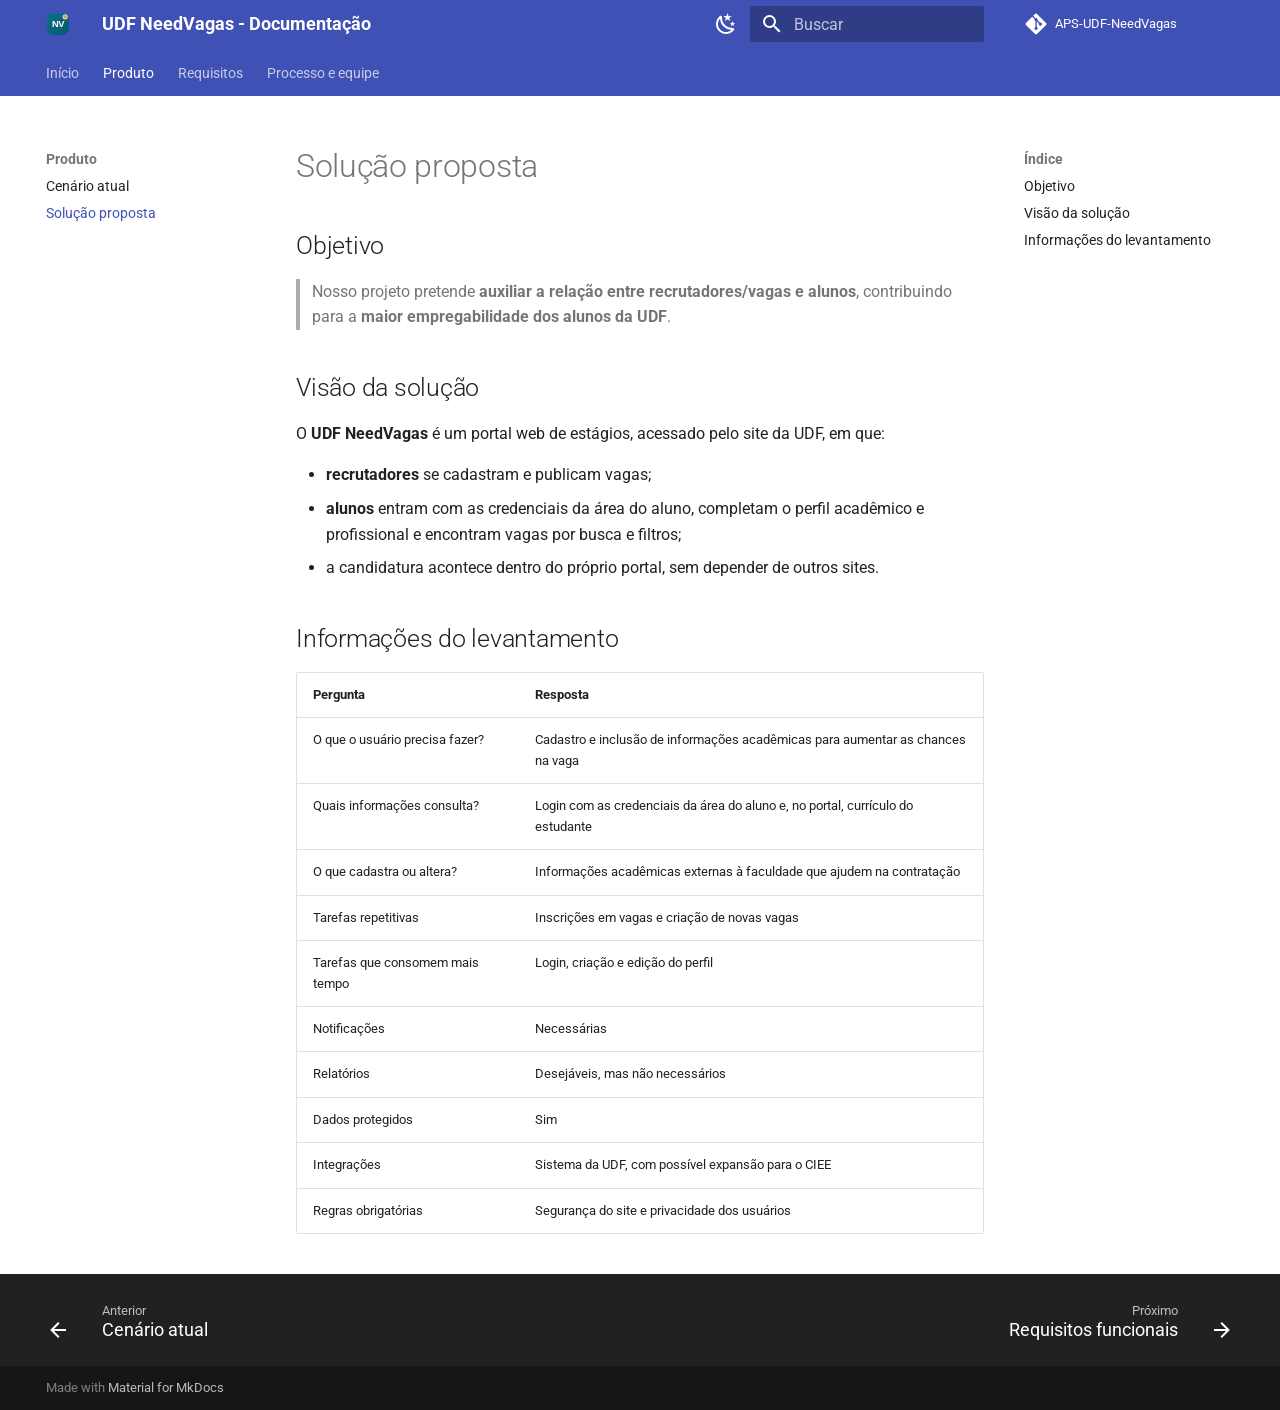
<file: produto/solucao-proposta/index.html>
<!doctype html>
<html lang="pt" class="no-js">
  <head>
    
      <meta charset="utf-8">
      <meta name="viewport" content="width=device-width,initial-scale=1">
      
        <meta name="description" content="Documentação do projeto UDF NeedVagas, canal de estágios para alunos da UDF.">
      
      
      
      
        <link rel="prev" href="../cenario-atual/">
      
      
        <link rel="next" href="../../requisitos/funcionais/">
      
      
        
      
      
      <link rel="icon" href="../../assets/images/favicon.png">
      <meta name="generator" content="mkdocs-1.6.1, mkdocs-material-9.8.2">
    
    
      
        <title>Solução proposta - UDF NeedVagas - Documentação</title>
      
    
    
      <link rel="stylesheet" href="../../assets/stylesheets/main.57a0d79d.min.css">
      
        
        <link rel="stylesheet" href="../../assets/stylesheets/palette.fb2fffe2.min.css">
      
      


    
    
      
    
    
      
        
        
        <link rel="preconnect" href="https://fonts.gstatic.com" crossorigin>
        <link rel="stylesheet" href="https://fonts.googleapis.com/css?family=Roboto:300,300i,400,400i,700,700i%7CRoboto+Mono:400,400i,700,700i&display=fallback">
        <style>:root{--md-text-font:"Roboto";--md-code-font:"Roboto Mono"}</style>
      
    
    
      <link rel="stylesheet" href="../../stylesheets/extra.css">
    
    <script>__md_scope=new URL("../..",location),__md_hash=e=>[...e].reduce(((e,_)=>(e<<5)-e+_.charCodeAt(0)),0),__md_get=(e,_=localStorage,t=__md_scope)=>JSON.parse(_.getItem(t.pathname+"."+e)),__md_set=(e,_,t=localStorage,a=__md_scope)=>{try{t.setItem(a.pathname+"."+e,JSON.stringify(_))}catch(e){}}</script>
    
      

    
    
  </head>
  
  
    
    
      
    
    
    
    
    <body dir="ltr" data-md-color-scheme="default" data-md-color-primary="indigo" data-md-color-accent="indigo">
  
    
    <input class="md-toggle" data-md-toggle="drawer" type="checkbox" id="__drawer" autocomplete="off">
    <input class="md-toggle" data-md-toggle="search" type="checkbox" id="__search" autocomplete="off">
    <label class="md-overlay" for="__drawer"></label>
    <div data-md-component="skip">
      
        
        <a href="#solucao-proposta" class="md-skip">
          Pular para conteúdo
        </a>
      
    </div>
    <div data-md-component="announce">
      
    </div>
    
    
      

<header class="md-header" data-md-component="header">
  <nav class="md-header__inner md-grid" aria-label="Cabeçalho">
    <a href="../.." title="UDF NeedVagas - Documentação" class="md-header__button md-logo" aria-label="UDF NeedVagas - Documentação" data-md-component="logo">
      
  <img src="../../assets/needvagas-logo.svg" alt="logo">

    </a>
    <label class="md-header__button md-icon" for="__drawer">
      
      <svg xmlns="http://www.w3.org/2000/svg" viewBox="0 0 24 24"><path d="M3 6h18v2H3zm0 5h18v2H3zm0 5h18v2H3z"/></svg>
    </label>
    <div class="md-header__title" data-md-component="header-title">
      <div class="md-header__ellipsis">
        <div class="md-header__topic">
          <span class="md-ellipsis">
            UDF NeedVagas - Documentação
          </span>
        </div>
        <div class="md-header__topic" data-md-component="header-topic">
          <span class="md-ellipsis">
            
              Solução proposta
            
          </span>
        </div>
      </div>
    </div>
    
      
        <form class="md-header__option" data-md-component="palette">
  
    
    
    
    <input class="md-option" data-md-color-media="(prefers-color-scheme: light)" data-md-color-scheme="default" data-md-color-primary="indigo" data-md-color-accent="indigo"  aria-label="Modo escuro"  type="radio" name="__palette" id="__palette_0">
    
      <label class="md-header__button md-icon" title="Modo escuro" for="__palette_1" hidden>
        <svg xmlns="http://www.w3.org/2000/svg" viewBox="0 0 24 24"><path d="m17.75 4.09-2.53 1.94.91 3.06-2.63-1.81-2.63 1.81.91-3.06-2.53-1.94L12.44 4l1.06-3 1.06 3zm3.5 6.91-1.64 1.25.59 1.98-1.7-1.17-1.7 1.17.59-1.98L15.75 11l2.06-.05L18.5 9l.69 1.95zm-2.28 4.95c.83-.08 1.72 1.1 1.19 1.85-.32.45-.66.87-1.08 1.27C15.17 23 8.84 23 4.94 19.07c-3.91-3.9-3.91-10.24 0-14.14.4-.4.82-.76 1.27-1.08.75-.53 1.93.36 1.85 1.19-.27 2.86.69 5.83 2.89 8.02a9.96 9.96 0 0 0 8.02 2.89m-1.64 2.02a12.08 12.08 0 0 1-7.8-3.47c-2.17-2.19-3.33-5-3.49-7.82-2.81 3.14-2.7 7.96.31 10.98 3.02 3.01 7.84 3.12 10.98.31"/></svg>
      </label>
    
  
    
    
    
    <input class="md-option" data-md-color-media="(prefers-color-scheme: dark)" data-md-color-scheme="slate" data-md-color-primary="indigo" data-md-color-accent="indigo"  aria-label="Modo claro"  type="radio" name="__palette" id="__palette_1">
    
      <label class="md-header__button md-icon" title="Modo claro" for="__palette_0" hidden>
        <svg xmlns="http://www.w3.org/2000/svg" viewBox="0 0 24 24"><path d="M12 7a5 5 0 0 1 5 5 5 5 0 0 1-5 5 5 5 0 0 1-5-5 5 5 0 0 1 5-5m0 2a3 3 0 0 0-3 3 3 3 0 0 0 3 3 3 3 0 0 0 3-3 3 3 0 0 0-3-3m0-7 2.39 3.42C13.65 5.15 12.84 5 12 5s-1.65.15-2.39.42zM3.34 7l4.16-.35A7.2 7.2 0 0 0 5.94 8.5c-.44.74-.69 1.5-.83 2.29zm.02 10 1.76-3.77a7.131 7.131 0 0 0 2.38 4.14zM20.65 7l-1.77 3.79a7.02 7.02 0 0 0-2.38-4.15zm-.01 10-4.14.36c.59-.51 1.12-1.14 1.54-1.86.42-.73.69-1.5.83-2.29zM12 22l-2.41-3.44c.74.27 1.55.44 2.41.44.82 0 1.63-.17 2.37-.44z"/></svg>
      </label>
    
  
</form>
      
    
    
      <script>var palette=__md_get("__palette");if(palette&&palette.color){if("(prefers-color-scheme)"===palette.color.media){var media=matchMedia("(prefers-color-scheme: light)"),input=document.querySelector(media.matches?"[data-md-color-media='(prefers-color-scheme: light)']":"[data-md-color-media='(prefers-color-scheme: dark)']");palette.color.media=input.getAttribute("data-md-color-media"),palette.color.scheme=input.getAttribute("data-md-color-scheme"),palette.color.primary=input.getAttribute("data-md-color-primary"),palette.color.accent=input.getAttribute("data-md-color-accent")}for(var[key,value]of Object.entries(palette.color))document.body.setAttribute("data-md-color-"+key,value)}</script>
    
    
    
      
      
        <label class="md-header__button md-icon" for="__search">
          
          <svg xmlns="http://www.w3.org/2000/svg" viewBox="0 0 24 24"><path d="M9.5 3A6.5 6.5 0 0 1 16 9.5c0 1.61-.59 3.09-1.56 4.23l.27.27h.79l5 5-1.5 1.5-5-5v-.79l-.27-.27A6.52 6.52 0 0 1 9.5 16 6.5 6.5 0 0 1 3 9.5 6.5 6.5 0 0 1 9.5 3m0 2C7 5 5 7 5 9.5S7 14 9.5 14 14 12 14 9.5 12 5 9.5 5"/></svg>
        </label>
        <div class="md-search" data-md-component="search" role="dialog">
  <label class="md-search__overlay" for="__search"></label>
  <div class="md-search__inner" role="search">
    <form class="md-search__form" name="search">
      <input type="text" class="md-search__input" name="query" aria-label="Buscar" placeholder="Buscar" autocapitalize="off" autocorrect="off" autocomplete="off" spellcheck="false" data-md-component="search-query" required>
      <label class="md-search__icon md-icon" for="__search">
        
        <svg xmlns="http://www.w3.org/2000/svg" viewBox="0 0 24 24"><path d="M9.5 3A6.5 6.5 0 0 1 16 9.5c0 1.61-.59 3.09-1.56 4.23l.27.27h.79l5 5-1.5 1.5-5-5v-.79l-.27-.27A6.52 6.52 0 0 1 9.5 16 6.5 6.5 0 0 1 3 9.5 6.5 6.5 0 0 1 9.5 3m0 2C7 5 5 7 5 9.5S7 14 9.5 14 14 12 14 9.5 12 5 9.5 5"/></svg>
        
        <svg xmlns="http://www.w3.org/2000/svg" viewBox="0 0 24 24"><path d="M20 11v2H8l5.5 5.5-1.42 1.42L4.16 12l7.92-7.92L13.5 5.5 8 11z"/></svg>
      </label>
      <nav class="md-search__options" aria-label="Pesquisar">
        
        <button type="reset" class="md-search__icon md-icon" title="Limpar" aria-label="Limpar" tabindex="-1">
          
          <svg xmlns="http://www.w3.org/2000/svg" viewBox="0 0 24 24"><path d="M19 6.41 17.59 5 12 10.59 6.41 5 5 6.41 10.59 12 5 17.59 6.41 19 12 13.41 17.59 19 19 17.59 13.41 12z"/></svg>
        </button>
      </nav>
      
        <div class="md-search__suggest" data-md-component="search-suggest"></div>
      
    </form>
    <div class="md-search__output">
      <div class="md-search__scrollwrap" tabindex="0" data-md-scrollfix>
        <div class="md-search-result" data-md-component="search-result">
          <div class="md-search-result__meta">
            Inicializando busca
          </div>
          <ol class="md-search-result__list" role="presentation"></ol>
        </div>
      </div>
    </div>
  </div>
</div>
      
    
    
      <div class="md-header__source">
        <a href="https://github.com/Caiogms4238/APS" title="Ir para repositório" class="md-source" data-md-component="source">
  <div class="md-source__icon md-icon">
    
    <svg xmlns="http://www.w3.org/2000/svg" viewBox="0 0 448 512"><!--! Font Awesome Free 7.1.0 by @fontawesome - https://fontawesome.com License - https://fontawesome.com/license/free (Icons: CC BY 4.0, Fonts: SIL OFL 1.1, Code: MIT License) Copyright 2025 Fonticons, Inc.--><path d="M439.6 236.1 244 40.5c-5.4-5.5-12.8-8.5-20.4-8.5s-15 3-20.4 8.4L162.5 81l51.5 51.5c27.1-9.1 52.7 16.8 43.4 43.7l49.7 49.7c34.2-11.8 61.2 31 35.5 56.7-26.5 26.5-70.2-2.9-56-37.3L240.3 199v121.9c25.3 12.5 22.3 41.8 9.1 55-6.4 6.4-15.2 10.1-24.3 10.1s-17.8-3.6-24.3-10.1c-17.6-17.6-11.1-46.9 11.2-56v-123c-20.8-8.5-24.6-30.7-18.6-45L142.6 101 8.5 235.1C3 240.6 0 247.9 0 255.5s3 15 8.5 20.4l195.6 195.7c5.4 5.4 12.7 8.4 20.4 8.4s15-3 20.4-8.4l194.7-194.7c5.4-5.4 8.4-12.8 8.4-20.4s-3-15-8.4-20.4"/></svg>
  </div>
  <div class="md-source__repository">
    APS-UDF-NeedVagas
  </div>
</a>
      </div>
    
  </nav>
  
</header>
    
    <div class="md-container" data-md-component="container">
      
      
        
          
            
<nav class="md-tabs" aria-label="Abas" data-md-component="tabs">
  <div class="md-grid">
    <ul class="md-tabs__list">
      
        
  
  
  
  
    <li class="md-tabs__item">
      <a href="../.." class="md-tabs__link">
        
  
  
    
  
  Início

      </a>
    </li>
  

      
        
  
  
  
    
  
  
    
    
      <li class="md-tabs__item md-tabs__item--active">
        <a href="../cenario-atual/" class="md-tabs__link">
          
  
  
  Produto

        </a>
      </li>
    
  

      
        
  
  
  
  
    
    
      <li class="md-tabs__item">
        <a href="../../requisitos/funcionais/" class="md-tabs__link">
          
  
  
  Requisitos

        </a>
      </li>
    
  

      
        
  
  
  
  
    
    
      <li class="md-tabs__item">
        <a href="../../processo/equipe/" class="md-tabs__link">
          
  
  
  Processo e equipe

        </a>
      </li>
    
  

      
    </ul>
  </div>
</nav>
          
        
      
      <main class="md-main" data-md-component="main">
        <div class="md-main__inner md-grid">
          
            
              
              <div class="md-sidebar md-sidebar--primary" data-md-component="sidebar" data-md-type="navigation" >
                <div class="md-sidebar__scrollwrap">
                  <div class="md-sidebar__inner">
                    


  


<nav class="md-nav md-nav--primary md-nav--lifted" aria-label="Navegação" data-md-level="0">
  <label class="md-nav__title" for="__drawer">
    <a href="../.." title="UDF NeedVagas - Documentação" class="md-nav__button md-logo" aria-label="UDF NeedVagas - Documentação" data-md-component="logo">
      
  <img src="../../assets/needvagas-logo.svg" alt="logo">

    </a>
    UDF NeedVagas - Documentação
  </label>
  
    <div class="md-nav__source">
      <a href="https://github.com/Caiogms4238/APS" title="Ir para repositório" class="md-source" data-md-component="source">
  <div class="md-source__icon md-icon">
    
    <svg xmlns="http://www.w3.org/2000/svg" viewBox="0 0 448 512"><!--! Font Awesome Free 7.1.0 by @fontawesome - https://fontawesome.com License - https://fontawesome.com/license/free (Icons: CC BY 4.0, Fonts: SIL OFL 1.1, Code: MIT License) Copyright 2025 Fonticons, Inc.--><path d="M439.6 236.1 244 40.5c-5.4-5.5-12.8-8.5-20.4-8.5s-15 3-20.4 8.4L162.5 81l51.5 51.5c27.1-9.1 52.7 16.8 43.4 43.7l49.7 49.7c34.2-11.8 61.2 31 35.5 56.7-26.5 26.5-70.2-2.9-56-37.3L240.3 199v121.9c25.3 12.5 22.3 41.8 9.1 55-6.4 6.4-15.2 10.1-24.3 10.1s-17.8-3.6-24.3-10.1c-17.6-17.6-11.1-46.9 11.2-56v-123c-20.8-8.5-24.6-30.7-18.6-45L142.6 101 8.5 235.1C3 240.6 0 247.9 0 255.5s3 15 8.5 20.4l195.6 195.7c5.4 5.4 12.7 8.4 20.4 8.4s15-3 20.4-8.4l194.7-194.7c5.4-5.4 8.4-12.8 8.4-20.4s-3-15-8.4-20.4"/></svg>
  </div>
  <div class="md-source__repository">
    APS-UDF-NeedVagas
  </div>
</a>
    </div>
  
  <ul class="md-nav__list" data-md-scrollfix>
    
      
      
  
  
  
  
    <li class="md-nav__item">
      <a href="../.." class="md-nav__link">
        
  
  
  <span class="md-ellipsis">
    
  
    Início
  

    
  </span>
  
  

      </a>
    </li>
  

    
      
      
  
  
    
  
  
  
    
    
    
    
      
        
        
      
      
        
      
    
    
    <li class="md-nav__item md-nav__item--active md-nav__item--section md-nav__item--nested">
      
        
        
        <input class="md-nav__toggle md-toggle " type="checkbox" id="__nav_2" checked>
        
          
          <label class="md-nav__link" for="__nav_2" id="__nav_2_label" tabindex="">
            
  
  
  <span class="md-ellipsis">
    
  
    Produto
  

    
  </span>
  
  

            <span class="md-nav__icon md-icon"></span>
          </label>
        
        <nav class="md-nav" data-md-level="1" aria-labelledby="__nav_2_label" aria-expanded="true">
          <label class="md-nav__title" for="__nav_2">
            <span class="md-nav__icon md-icon"></span>
            
  
    Produto
  

          </label>
          <ul class="md-nav__list" data-md-scrollfix>
            
              
                
  
  
  
  
    <li class="md-nav__item">
      <a href="../cenario-atual/" class="md-nav__link">
        
  
  
  <span class="md-ellipsis">
    
  
    Cenário atual
  

    
  </span>
  
  

      </a>
    </li>
  

              
            
              
                
  
  
    
  
  
  
    <li class="md-nav__item md-nav__item--active">
      
      <input class="md-nav__toggle md-toggle" type="checkbox" id="__toc">
      
      
        
      
      
        <label class="md-nav__link md-nav__link--active" for="__toc">
          
  
  
  <span class="md-ellipsis">
    
  
    Solução proposta
  

    
  </span>
  
  

          <span class="md-nav__icon md-icon"></span>
        </label>
      
      <a href="./" class="md-nav__link md-nav__link--active">
        
  
  
  <span class="md-ellipsis">
    
  
    Solução proposta
  

    
  </span>
  
  

      </a>
      
        

<nav class="md-nav md-nav--secondary" aria-label="Índice">
  
  
  
    
  
  
    <label class="md-nav__title" for="__toc">
      <span class="md-nav__icon md-icon"></span>
      Índice
    </label>
    <ul class="md-nav__list" data-md-component="toc" data-md-scrollfix>
      
        <li class="md-nav__item">
  <a href="#objetivo" class="md-nav__link">
    <span class="md-ellipsis">
      
        Objetivo
      
    </span>
  </a>
  
</li>
      
        <li class="md-nav__item">
  <a href="#visao-da-solucao" class="md-nav__link">
    <span class="md-ellipsis">
      
        Visão da solução
      
    </span>
  </a>
  
</li>
      
        <li class="md-nav__item">
  <a href="#informacoes-do-levantamento" class="md-nav__link">
    <span class="md-ellipsis">
      
        Informações do levantamento
      
    </span>
  </a>
  
</li>
      
    </ul>
  
</nav>
      
    </li>
  

              
            
          </ul>
        </nav>
      
    </li>
  

    
      
      
  
  
  
  
    
    
    
    
      
      
        
      
    
    
    <li class="md-nav__item md-nav__item--nested">
      
        
        
        <input class="md-nav__toggle md-toggle " type="checkbox" id="__nav_3" >
        
          
          <label class="md-nav__link" for="__nav_3" id="__nav_3_label" tabindex="0">
            
  
  
  <span class="md-ellipsis">
    
  
    Requisitos
  

    
  </span>
  
  

            <span class="md-nav__icon md-icon"></span>
          </label>
        
        <nav class="md-nav" data-md-level="1" aria-labelledby="__nav_3_label" aria-expanded="false">
          <label class="md-nav__title" for="__nav_3">
            <span class="md-nav__icon md-icon"></span>
            
  
    Requisitos
  

          </label>
          <ul class="md-nav__list" data-md-scrollfix>
            
              
                
  
  
  
  
    <li class="md-nav__item">
      <a href="../../requisitos/funcionais/" class="md-nav__link">
        
  
  
  <span class="md-ellipsis">
    
  
    Requisitos funcionais
  

    
  </span>
  
  

      </a>
    </li>
  

              
            
              
                
  
  
  
  
    <li class="md-nav__item">
      <a href="../../requisitos/qualidade/" class="md-nav__link">
        
  
  
  <span class="md-ellipsis">
    
  
    Requisitos de qualidade
  

    
  </span>
  
  

      </a>
    </li>
  

              
            
              
                
  
  
  
  
    <li class="md-nav__item">
      <a href="../../requisitos/restricoes-e-regras/" class="md-nav__link">
        
  
  
  <span class="md-ellipsis">
    
  
    Restrições e regras de negócio
  

    
  </span>
  
  

      </a>
    </li>
  

              
            
              
                
  
  
  
  
    <li class="md-nav__item">
      <a href="../../requisitos/rastreabilidade/" class="md-nav__link">
        
  
  
  <span class="md-ellipsis">
    
  
    Rastreabilidade
  

    
  </span>
  
  

      </a>
    </li>
  

              
            
              
                
  
  
  
  
    <li class="md-nav__item">
      <a href="../../requisitos/priorizacao-e-mvp/" class="md-nav__link">
        
  
  
  <span class="md-ellipsis">
    
  
    Priorização e MVP
  

    
  </span>
  
  

      </a>
    </li>
  

              
            
          </ul>
        </nav>
      
    </li>
  

    
      
      
  
  
  
  
    
    
    
    
      
      
        
      
    
    
    <li class="md-nav__item md-nav__item--nested">
      
        
        
        <input class="md-nav__toggle md-toggle " type="checkbox" id="__nav_4" >
        
          
          <label class="md-nav__link" for="__nav_4" id="__nav_4_label" tabindex="0">
            
  
  
  <span class="md-ellipsis">
    
  
    Processo e equipe
  

    
  </span>
  
  

            <span class="md-nav__icon md-icon"></span>
          </label>
        
        <nav class="md-nav" data-md-level="1" aria-labelledby="__nav_4_label" aria-expanded="false">
          <label class="md-nav__title" for="__nav_4">
            <span class="md-nav__icon md-icon"></span>
            
  
    Processo e equipe
  

          </label>
          <ul class="md-nav__list" data-md-scrollfix>
            
              
                
  
  
  
  
    <li class="md-nav__item">
      <a href="../../processo/equipe/" class="md-nav__link">
        
  
  
  <span class="md-ellipsis">
    
  
    Equipe e stakeholders
  

    
  </span>
  
  

      </a>
    </li>
  

              
            
              
                
  
  
  
  
    <li class="md-nav__item">
      <a href="../../processo/revisao-e-reflexao/" class="md-nav__link">
        
  
  
  <span class="md-ellipsis">
    
  
    Revisão, reflexão e conclusão
  

    
  </span>
  
  

      </a>
    </li>
  

              
            
          </ul>
        </nav>
      
    </li>
  

    
  </ul>
</nav>
                  </div>
                </div>
              </div>
            
            
              
              <div class="md-sidebar md-sidebar--secondary" data-md-component="sidebar" data-md-type="toc" >
                <div class="md-sidebar__scrollwrap">
                  <div class="md-sidebar__inner">
                    

<nav class="md-nav md-nav--secondary" aria-label="Índice">
  
  
  
    
  
  
    <label class="md-nav__title" for="__toc">
      <span class="md-nav__icon md-icon"></span>
      Índice
    </label>
    <ul class="md-nav__list" data-md-component="toc" data-md-scrollfix>
      
        <li class="md-nav__item">
  <a href="#objetivo" class="md-nav__link">
    <span class="md-ellipsis">
      
        Objetivo
      
    </span>
  </a>
  
</li>
      
        <li class="md-nav__item">
  <a href="#visao-da-solucao" class="md-nav__link">
    <span class="md-ellipsis">
      
        Visão da solução
      
    </span>
  </a>
  
</li>
      
        <li class="md-nav__item">
  <a href="#informacoes-do-levantamento" class="md-nav__link">
    <span class="md-ellipsis">
      
        Informações do levantamento
      
    </span>
  </a>
  
</li>
      
    </ul>
  
</nav>
                  </div>
                </div>
              </div>
            
          
          
            <div class="md-content" data-md-component="content">
              
              <article class="md-content__inner md-typeset">
                
                  


  
  


<h1 id="solucao-proposta">Solução proposta<a class="headerlink" href="#solucao-proposta" title="Permanent link">&para;</a></h1>
<h2 id="objetivo">Objetivo<a class="headerlink" href="#objetivo" title="Permanent link">&para;</a></h2>
<blockquote>
<p>Nosso projeto pretende <strong>auxiliar a relação entre recrutadores/vagas e alunos</strong>, contribuindo para a <strong>maior empregabilidade dos alunos da UDF</strong>.</p>
</blockquote>
<h2 id="visao-da-solucao">Visão da solução<a class="headerlink" href="#visao-da-solucao" title="Permanent link">&para;</a></h2>
<p>O <strong>UDF NeedVagas</strong> é um portal web de estágios, acessado pelo site da UDF, em que:</p>
<ul>
<li><strong>recrutadores</strong> se cadastram e publicam vagas;</li>
<li><strong>alunos</strong> entram com as credenciais da área do aluno, completam o perfil acadêmico e profissional e encontram vagas por busca e filtros;</li>
<li>a candidatura acontece dentro do próprio portal, sem depender de outros sites.</li>
</ul>
<h2 id="informacoes-do-levantamento">Informações do levantamento<a class="headerlink" href="#informacoes-do-levantamento" title="Permanent link">&para;</a></h2>
<table>
<thead>
<tr>
<th>Pergunta</th>
<th>Resposta</th>
</tr>
</thead>
<tbody>
<tr>
<td>O que o usuário precisa fazer?</td>
<td>Cadastro e inclusão de informações acadêmicas para aumentar as chances na vaga</td>
</tr>
<tr>
<td>Quais informações consulta?</td>
<td>Login com as credenciais da área do aluno e, no portal, currículo do estudante</td>
</tr>
<tr>
<td>O que cadastra ou altera?</td>
<td>Informações acadêmicas externas à faculdade que ajudem na contratação</td>
</tr>
<tr>
<td>Tarefas repetitivas</td>
<td>Inscrições em vagas e criação de novas vagas</td>
</tr>
<tr>
<td>Tarefas que consomem mais tempo</td>
<td>Login, criação e edição do perfil</td>
</tr>
<tr>
<td>Notificações</td>
<td>Necessárias</td>
</tr>
<tr>
<td>Relatórios</td>
<td>Desejáveis, mas não necessários</td>
</tr>
<tr>
<td>Dados protegidos</td>
<td>Sim</td>
</tr>
<tr>
<td>Integrações</td>
<td>Sistema da UDF, com possível expansão para o CIEE</td>
</tr>
<tr>
<td>Regras obrigatórias</td>
<td>Segurança do site e privacidade dos usuários</td>
</tr>
</tbody>
</table>












                
              </article>
            </div>
          
          
<script>var target=document.getElementById(location.hash.slice(1));target&&target.name&&(target.checked=target.name.startsWith("__tabbed_"))</script>
        </div>
        
          <button type="button" class="md-top md-icon" data-md-component="top" hidden>
  
  <svg xmlns="http://www.w3.org/2000/svg" viewBox="0 0 24 24"><path d="M13 20h-2V8l-5.5 5.5-1.42-1.42L12 4.16l7.92 7.92-1.42 1.42L13 8z"/></svg>
  Voltar para o topo
</button>
        
      </main>
      
        <footer class="md-footer">
  
    
      
      <nav class="md-footer__inner md-grid" aria-label="Rodapé" >
        
          
          <a href="../cenario-atual/" class="md-footer__link md-footer__link--prev" aria-label="Anterior: Cenário atual">
            <div class="md-footer__button md-icon">
              
              <svg xmlns="http://www.w3.org/2000/svg" viewBox="0 0 24 24"><path d="M20 11v2H8l5.5 5.5-1.42 1.42L4.16 12l7.92-7.92L13.5 5.5 8 11z"/></svg>
            </div>
            <div class="md-footer__title">
              <span class="md-footer__direction">
                Anterior
              </span>
              <div class="md-ellipsis">
                Cenário atual
              </div>
            </div>
          </a>
        
        
          
          <a href="../../requisitos/funcionais/" class="md-footer__link md-footer__link--next" aria-label="Próximo: Requisitos funcionais">
            <div class="md-footer__title">
              <span class="md-footer__direction">
                Próximo
              </span>
              <div class="md-ellipsis">
                Requisitos funcionais
              </div>
            </div>
            <div class="md-footer__button md-icon">
              
              <svg xmlns="http://www.w3.org/2000/svg" viewBox="0 0 24 24"><path d="M4 11v2h12l-5.5 5.5 1.42 1.42L19.84 12l-7.92-7.92L10.5 5.5 16 11z"/></svg>
            </div>
          </a>
        
      </nav>
    
  
  <div class="md-footer-meta md-typeset">
    <div class="md-footer-meta__inner md-grid">
      <div class="md-copyright">
  
  
    Made with
    <a href="https://squidfunk.github.io/mkdocs-material/" target="_blank" rel="noopener">
      Material for MkDocs
    </a>
  
</div>
      
    </div>
  </div>
</footer>
      
    </div>
    <div class="md-dialog" data-md-component="dialog">
      <div class="md-dialog__inner md-typeset"></div>
    </div>
    
    
    
      
      
      <script id="__config" type="application/json">{"annotate": null, "base": "../..", "features": ["navigation.tabs", "navigation.sections", "navigation.top", "navigation.footer", "toc.follow", "search.suggest", "search.highlight", "content.code.copy"], "search": "../../assets/javascripts/workers/search.a7633da7.min.js", "tags": null, "translations": {"clipboard.copied": "Copiado para \u00e1rea de transfer\u00eancia", "clipboard.copy": "Copiar para \u00e1rea de transfer\u00eancia", "search.result.more.one": "mais 1 nesta p\u00e1gina", "search.result.more.other": "# mais nesta p\u00e1gina", "search.result.none": "Nenhum documento encontrado", "search.result.one": "1 documento encontrado", "search.result.other": "# documentos encontrados", "search.result.placeholder": "Digite para iniciar a busca", "search.result.term.missing": "Ausente", "select.version": "Selecione a vers\u00e3o"}, "version": null}</script>
    
    
      <script src="../../assets/javascripts/bundle.a5f9d56c.min.js"></script>
      
    
  </body>
</html>
</file>
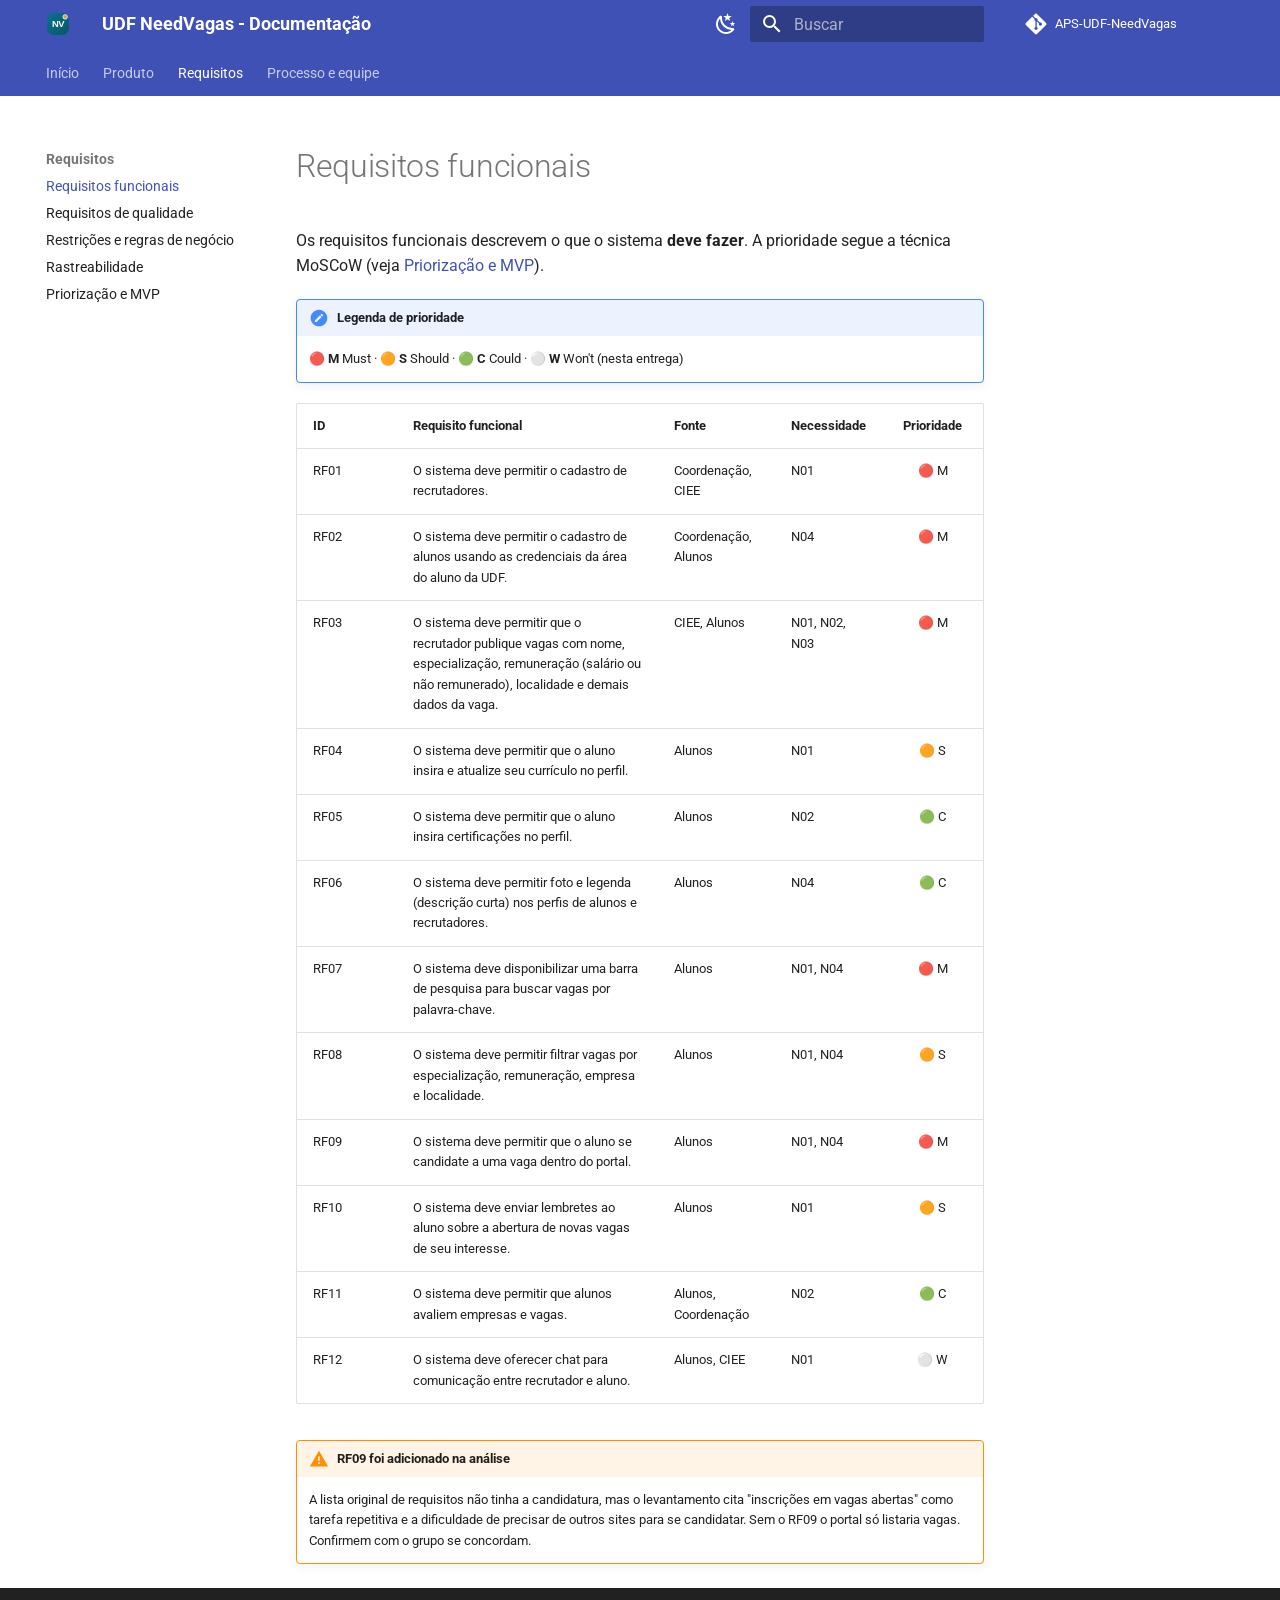
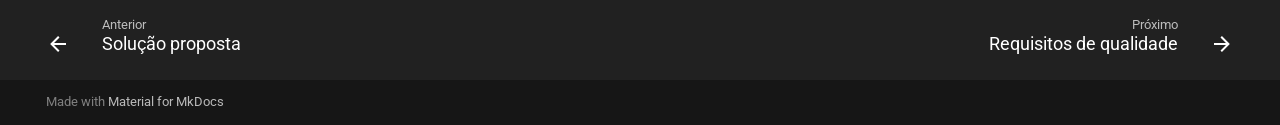
<file: requisitos/funcionais/index.html>
<!doctype html>
<html lang="pt" class="no-js">
  <head>
    
      <meta charset="utf-8">
      <meta name="viewport" content="width=device-width,initial-scale=1">
      
        <meta name="description" content="Documentação do projeto UDF NeedVagas, canal de estágios para alunos da UDF.">
      
      
      
      
        <link rel="prev" href="../../produto/solucao-proposta/">
      
      
        <link rel="next" href="../qualidade/">
      
      
        
      
      
      <link rel="icon" href="../../assets/images/favicon.png">
      <meta name="generator" content="mkdocs-1.6.1, mkdocs-material-9.8.2">
    
    
      
        <title>Requisitos funcionais - UDF NeedVagas - Documentação</title>
      
    
    
      <link rel="stylesheet" href="../../assets/stylesheets/main.57a0d79d.min.css">
      
        
        <link rel="stylesheet" href="../../assets/stylesheets/palette.fb2fffe2.min.css">
      
      


    
    
      
    
    
      
        
        
        <link rel="preconnect" href="https://fonts.gstatic.com" crossorigin>
        <link rel="stylesheet" href="https://fonts.googleapis.com/css?family=Roboto:300,300i,400,400i,700,700i%7CRoboto+Mono:400,400i,700,700i&display=fallback">
        <style>:root{--md-text-font:"Roboto";--md-code-font:"Roboto Mono"}</style>
      
    
    
      <link rel="stylesheet" href="../../stylesheets/extra.css">
    
    <script>__md_scope=new URL("../..",location),__md_hash=e=>[...e].reduce(((e,_)=>(e<<5)-e+_.charCodeAt(0)),0),__md_get=(e,_=localStorage,t=__md_scope)=>JSON.parse(_.getItem(t.pathname+"."+e)),__md_set=(e,_,t=localStorage,a=__md_scope)=>{try{t.setItem(a.pathname+"."+e,JSON.stringify(_))}catch(e){}}</script>
    
      

    
    
  </head>
  
  
    
    
      
    
    
    
    
    <body dir="ltr" data-md-color-scheme="default" data-md-color-primary="indigo" data-md-color-accent="indigo">
  
    
    <input class="md-toggle" data-md-toggle="drawer" type="checkbox" id="__drawer" autocomplete="off">
    <input class="md-toggle" data-md-toggle="search" type="checkbox" id="__search" autocomplete="off">
    <label class="md-overlay" for="__drawer"></label>
    <div data-md-component="skip">
      
        
        <a href="#requisitos-funcionais" class="md-skip">
          Pular para conteúdo
        </a>
      
    </div>
    <div data-md-component="announce">
      
    </div>
    
    
      

<header class="md-header" data-md-component="header">
  <nav class="md-header__inner md-grid" aria-label="Cabeçalho">
    <a href="../.." title="UDF NeedVagas - Documentação" class="md-header__button md-logo" aria-label="UDF NeedVagas - Documentação" data-md-component="logo">
      
  <img src="../../assets/needvagas-logo.svg" alt="logo">

    </a>
    <label class="md-header__button md-icon" for="__drawer">
      
      <svg xmlns="http://www.w3.org/2000/svg" viewBox="0 0 24 24"><path d="M3 6h18v2H3zm0 5h18v2H3zm0 5h18v2H3z"/></svg>
    </label>
    <div class="md-header__title" data-md-component="header-title">
      <div class="md-header__ellipsis">
        <div class="md-header__topic">
          <span class="md-ellipsis">
            UDF NeedVagas - Documentação
          </span>
        </div>
        <div class="md-header__topic" data-md-component="header-topic">
          <span class="md-ellipsis">
            
              Requisitos funcionais
            
          </span>
        </div>
      </div>
    </div>
    
      
        <form class="md-header__option" data-md-component="palette">
  
    
    
    
    <input class="md-option" data-md-color-media="(prefers-color-scheme: light)" data-md-color-scheme="default" data-md-color-primary="indigo" data-md-color-accent="indigo"  aria-label="Modo escuro"  type="radio" name="__palette" id="__palette_0">
    
      <label class="md-header__button md-icon" title="Modo escuro" for="__palette_1" hidden>
        <svg xmlns="http://www.w3.org/2000/svg" viewBox="0 0 24 24"><path d="m17.75 4.09-2.53 1.94.91 3.06-2.63-1.81-2.63 1.81.91-3.06-2.53-1.94L12.44 4l1.06-3 1.06 3zm3.5 6.91-1.64 1.25.59 1.98-1.7-1.17-1.7 1.17.59-1.98L15.75 11l2.06-.05L18.5 9l.69 1.95zm-2.28 4.95c.83-.08 1.72 1.1 1.19 1.85-.32.45-.66.87-1.08 1.27C15.17 23 8.84 23 4.94 19.07c-3.91-3.9-3.91-10.24 0-14.14.4-.4.82-.76 1.27-1.08.75-.53 1.93.36 1.85 1.19-.27 2.86.69 5.83 2.89 8.02a9.96 9.96 0 0 0 8.02 2.89m-1.64 2.02a12.08 12.08 0 0 1-7.8-3.47c-2.17-2.19-3.33-5-3.49-7.82-2.81 3.14-2.7 7.96.31 10.98 3.02 3.01 7.84 3.12 10.98.31"/></svg>
      </label>
    
  
    
    
    
    <input class="md-option" data-md-color-media="(prefers-color-scheme: dark)" data-md-color-scheme="slate" data-md-color-primary="indigo" data-md-color-accent="indigo"  aria-label="Modo claro"  type="radio" name="__palette" id="__palette_1">
    
      <label class="md-header__button md-icon" title="Modo claro" for="__palette_0" hidden>
        <svg xmlns="http://www.w3.org/2000/svg" viewBox="0 0 24 24"><path d="M12 7a5 5 0 0 1 5 5 5 5 0 0 1-5 5 5 5 0 0 1-5-5 5 5 0 0 1 5-5m0 2a3 3 0 0 0-3 3 3 3 0 0 0 3 3 3 3 0 0 0 3-3 3 3 0 0 0-3-3m0-7 2.39 3.42C13.65 5.15 12.84 5 12 5s-1.65.15-2.39.42zM3.34 7l4.16-.35A7.2 7.2 0 0 0 5.94 8.5c-.44.74-.69 1.5-.83 2.29zm.02 10 1.76-3.77a7.131 7.131 0 0 0 2.38 4.14zM20.65 7l-1.77 3.79a7.02 7.02 0 0 0-2.38-4.15zm-.01 10-4.14.36c.59-.51 1.12-1.14 1.54-1.86.42-.73.69-1.5.83-2.29zM12 22l-2.41-3.44c.74.27 1.55.44 2.41.44.82 0 1.63-.17 2.37-.44z"/></svg>
      </label>
    
  
</form>
      
    
    
      <script>var palette=__md_get("__palette");if(palette&&palette.color){if("(prefers-color-scheme)"===palette.color.media){var media=matchMedia("(prefers-color-scheme: light)"),input=document.querySelector(media.matches?"[data-md-color-media='(prefers-color-scheme: light)']":"[data-md-color-media='(prefers-color-scheme: dark)']");palette.color.media=input.getAttribute("data-md-color-media"),palette.color.scheme=input.getAttribute("data-md-color-scheme"),palette.color.primary=input.getAttribute("data-md-color-primary"),palette.color.accent=input.getAttribute("data-md-color-accent")}for(var[key,value]of Object.entries(palette.color))document.body.setAttribute("data-md-color-"+key,value)}</script>
    
    
    
      
      
        <label class="md-header__button md-icon" for="__search">
          
          <svg xmlns="http://www.w3.org/2000/svg" viewBox="0 0 24 24"><path d="M9.5 3A6.5 6.5 0 0 1 16 9.5c0 1.61-.59 3.09-1.56 4.23l.27.27h.79l5 5-1.5 1.5-5-5v-.79l-.27-.27A6.52 6.52 0 0 1 9.5 16 6.5 6.5 0 0 1 3 9.5 6.5 6.5 0 0 1 9.5 3m0 2C7 5 5 7 5 9.5S7 14 9.5 14 14 12 14 9.5 12 5 9.5 5"/></svg>
        </label>
        <div class="md-search" data-md-component="search" role="dialog">
  <label class="md-search__overlay" for="__search"></label>
  <div class="md-search__inner" role="search">
    <form class="md-search__form" name="search">
      <input type="text" class="md-search__input" name="query" aria-label="Buscar" placeholder="Buscar" autocapitalize="off" autocorrect="off" autocomplete="off" spellcheck="false" data-md-component="search-query" required>
      <label class="md-search__icon md-icon" for="__search">
        
        <svg xmlns="http://www.w3.org/2000/svg" viewBox="0 0 24 24"><path d="M9.5 3A6.5 6.5 0 0 1 16 9.5c0 1.61-.59 3.09-1.56 4.23l.27.27h.79l5 5-1.5 1.5-5-5v-.79l-.27-.27A6.52 6.52 0 0 1 9.5 16 6.5 6.5 0 0 1 3 9.5 6.5 6.5 0 0 1 9.5 3m0 2C7 5 5 7 5 9.5S7 14 9.5 14 14 12 14 9.5 12 5 9.5 5"/></svg>
        
        <svg xmlns="http://www.w3.org/2000/svg" viewBox="0 0 24 24"><path d="M20 11v2H8l5.5 5.5-1.42 1.42L4.16 12l7.92-7.92L13.5 5.5 8 11z"/></svg>
      </label>
      <nav class="md-search__options" aria-label="Pesquisar">
        
        <button type="reset" class="md-search__icon md-icon" title="Limpar" aria-label="Limpar" tabindex="-1">
          
          <svg xmlns="http://www.w3.org/2000/svg" viewBox="0 0 24 24"><path d="M19 6.41 17.59 5 12 10.59 6.41 5 5 6.41 10.59 12 5 17.59 6.41 19 12 13.41 17.59 19 19 17.59 13.41 12z"/></svg>
        </button>
      </nav>
      
        <div class="md-search__suggest" data-md-component="search-suggest"></div>
      
    </form>
    <div class="md-search__output">
      <div class="md-search__scrollwrap" tabindex="0" data-md-scrollfix>
        <div class="md-search-result" data-md-component="search-result">
          <div class="md-search-result__meta">
            Inicializando busca
          </div>
          <ol class="md-search-result__list" role="presentation"></ol>
        </div>
      </div>
    </div>
  </div>
</div>
      
    
    
      <div class="md-header__source">
        <a href="https://github.com/Caiogms4238/APS" title="Ir para repositório" class="md-source" data-md-component="source">
  <div class="md-source__icon md-icon">
    
    <svg xmlns="http://www.w3.org/2000/svg" viewBox="0 0 448 512"><!--! Font Awesome Free 7.1.0 by @fontawesome - https://fontawesome.com License - https://fontawesome.com/license/free (Icons: CC BY 4.0, Fonts: SIL OFL 1.1, Code: MIT License) Copyright 2025 Fonticons, Inc.--><path d="M439.6 236.1 244 40.5c-5.4-5.5-12.8-8.5-20.4-8.5s-15 3-20.4 8.4L162.5 81l51.5 51.5c27.1-9.1 52.7 16.8 43.4 43.7l49.7 49.7c34.2-11.8 61.2 31 35.5 56.7-26.5 26.5-70.2-2.9-56-37.3L240.3 199v121.9c25.3 12.5 22.3 41.8 9.1 55-6.4 6.4-15.2 10.1-24.3 10.1s-17.8-3.6-24.3-10.1c-17.6-17.6-11.1-46.9 11.2-56v-123c-20.8-8.5-24.6-30.7-18.6-45L142.6 101 8.5 235.1C3 240.6 0 247.9 0 255.5s3 15 8.5 20.4l195.6 195.7c5.4 5.4 12.7 8.4 20.4 8.4s15-3 20.4-8.4l194.7-194.7c5.4-5.4 8.4-12.8 8.4-20.4s-3-15-8.4-20.4"/></svg>
  </div>
  <div class="md-source__repository">
    APS-UDF-NeedVagas
  </div>
</a>
      </div>
    
  </nav>
  
</header>
    
    <div class="md-container" data-md-component="container">
      
      
        
          
            
<nav class="md-tabs" aria-label="Abas" data-md-component="tabs">
  <div class="md-grid">
    <ul class="md-tabs__list">
      
        
  
  
  
  
    <li class="md-tabs__item">
      <a href="../.." class="md-tabs__link">
        
  
  
    
  
  Início

      </a>
    </li>
  

      
        
  
  
  
  
    
    
      <li class="md-tabs__item">
        <a href="../../produto/cenario-atual/" class="md-tabs__link">
          
  
  
  Produto

        </a>
      </li>
    
  

      
        
  
  
  
    
  
  
    
    
      <li class="md-tabs__item md-tabs__item--active">
        <a href="./" class="md-tabs__link">
          
  
  
  Requisitos

        </a>
      </li>
    
  

      
        
  
  
  
  
    
    
      <li class="md-tabs__item">
        <a href="../../processo/equipe/" class="md-tabs__link">
          
  
  
  Processo e equipe

        </a>
      </li>
    
  

      
    </ul>
  </div>
</nav>
          
        
      
      <main class="md-main" data-md-component="main">
        <div class="md-main__inner md-grid">
          
            
              
              <div class="md-sidebar md-sidebar--primary" data-md-component="sidebar" data-md-type="navigation" >
                <div class="md-sidebar__scrollwrap">
                  <div class="md-sidebar__inner">
                    


  


<nav class="md-nav md-nav--primary md-nav--lifted" aria-label="Navegação" data-md-level="0">
  <label class="md-nav__title" for="__drawer">
    <a href="../.." title="UDF NeedVagas - Documentação" class="md-nav__button md-logo" aria-label="UDF NeedVagas - Documentação" data-md-component="logo">
      
  <img src="../../assets/needvagas-logo.svg" alt="logo">

    </a>
    UDF NeedVagas - Documentação
  </label>
  
    <div class="md-nav__source">
      <a href="https://github.com/Caiogms4238/APS" title="Ir para repositório" class="md-source" data-md-component="source">
  <div class="md-source__icon md-icon">
    
    <svg xmlns="http://www.w3.org/2000/svg" viewBox="0 0 448 512"><!--! Font Awesome Free 7.1.0 by @fontawesome - https://fontawesome.com License - https://fontawesome.com/license/free (Icons: CC BY 4.0, Fonts: SIL OFL 1.1, Code: MIT License) Copyright 2025 Fonticons, Inc.--><path d="M439.6 236.1 244 40.5c-5.4-5.5-12.8-8.5-20.4-8.5s-15 3-20.4 8.4L162.5 81l51.5 51.5c27.1-9.1 52.7 16.8 43.4 43.7l49.7 49.7c34.2-11.8 61.2 31 35.5 56.7-26.5 26.5-70.2-2.9-56-37.3L240.3 199v121.9c25.3 12.5 22.3 41.8 9.1 55-6.4 6.4-15.2 10.1-24.3 10.1s-17.8-3.6-24.3-10.1c-17.6-17.6-11.1-46.9 11.2-56v-123c-20.8-8.5-24.6-30.7-18.6-45L142.6 101 8.5 235.1C3 240.6 0 247.9 0 255.5s3 15 8.5 20.4l195.6 195.7c5.4 5.4 12.7 8.4 20.4 8.4s15-3 20.4-8.4l194.7-194.7c5.4-5.4 8.4-12.8 8.4-20.4s-3-15-8.4-20.4"/></svg>
  </div>
  <div class="md-source__repository">
    APS-UDF-NeedVagas
  </div>
</a>
    </div>
  
  <ul class="md-nav__list" data-md-scrollfix>
    
      
      
  
  
  
  
    <li class="md-nav__item">
      <a href="../.." class="md-nav__link">
        
  
  
  <span class="md-ellipsis">
    
  
    Início
  

    
  </span>
  
  

      </a>
    </li>
  

    
      
      
  
  
  
  
    
    
    
    
      
      
        
      
    
    
    <li class="md-nav__item md-nav__item--nested">
      
        
        
        <input class="md-nav__toggle md-toggle " type="checkbox" id="__nav_2" >
        
          
          <label class="md-nav__link" for="__nav_2" id="__nav_2_label" tabindex="0">
            
  
  
  <span class="md-ellipsis">
    
  
    Produto
  

    
  </span>
  
  

            <span class="md-nav__icon md-icon"></span>
          </label>
        
        <nav class="md-nav" data-md-level="1" aria-labelledby="__nav_2_label" aria-expanded="false">
          <label class="md-nav__title" for="__nav_2">
            <span class="md-nav__icon md-icon"></span>
            
  
    Produto
  

          </label>
          <ul class="md-nav__list" data-md-scrollfix>
            
              
                
  
  
  
  
    <li class="md-nav__item">
      <a href="../../produto/cenario-atual/" class="md-nav__link">
        
  
  
  <span class="md-ellipsis">
    
  
    Cenário atual
  

    
  </span>
  
  

      </a>
    </li>
  

              
            
              
                
  
  
  
  
    <li class="md-nav__item">
      <a href="../../produto/solucao-proposta/" class="md-nav__link">
        
  
  
  <span class="md-ellipsis">
    
  
    Solução proposta
  

    
  </span>
  
  

      </a>
    </li>
  

              
            
          </ul>
        </nav>
      
    </li>
  

    
      
      
  
  
    
  
  
  
    
    
    
    
      
        
        
      
      
        
      
    
    
    <li class="md-nav__item md-nav__item--active md-nav__item--section md-nav__item--nested">
      
        
        
        <input class="md-nav__toggle md-toggle " type="checkbox" id="__nav_3" checked>
        
          
          <label class="md-nav__link" for="__nav_3" id="__nav_3_label" tabindex="">
            
  
  
  <span class="md-ellipsis">
    
  
    Requisitos
  

    
  </span>
  
  

            <span class="md-nav__icon md-icon"></span>
          </label>
        
        <nav class="md-nav" data-md-level="1" aria-labelledby="__nav_3_label" aria-expanded="true">
          <label class="md-nav__title" for="__nav_3">
            <span class="md-nav__icon md-icon"></span>
            
  
    Requisitos
  

          </label>
          <ul class="md-nav__list" data-md-scrollfix>
            
              
                
  
  
    
  
  
  
    <li class="md-nav__item md-nav__item--active">
      
      <input class="md-nav__toggle md-toggle" type="checkbox" id="__toc">
      
      
        
      
      
      <a href="./" class="md-nav__link md-nav__link--active">
        
  
  
  <span class="md-ellipsis">
    
  
    Requisitos funcionais
  

    
  </span>
  
  

      </a>
      
    </li>
  

              
            
              
                
  
  
  
  
    <li class="md-nav__item">
      <a href="../qualidade/" class="md-nav__link">
        
  
  
  <span class="md-ellipsis">
    
  
    Requisitos de qualidade
  

    
  </span>
  
  

      </a>
    </li>
  

              
            
              
                
  
  
  
  
    <li class="md-nav__item">
      <a href="../restricoes-e-regras/" class="md-nav__link">
        
  
  
  <span class="md-ellipsis">
    
  
    Restrições e regras de negócio
  

    
  </span>
  
  

      </a>
    </li>
  

              
            
              
                
  
  
  
  
    <li class="md-nav__item">
      <a href="../rastreabilidade/" class="md-nav__link">
        
  
  
  <span class="md-ellipsis">
    
  
    Rastreabilidade
  

    
  </span>
  
  

      </a>
    </li>
  

              
            
              
                
  
  
  
  
    <li class="md-nav__item">
      <a href="../priorizacao-e-mvp/" class="md-nav__link">
        
  
  
  <span class="md-ellipsis">
    
  
    Priorização e MVP
  

    
  </span>
  
  

      </a>
    </li>
  

              
            
          </ul>
        </nav>
      
    </li>
  

    
      
      
  
  
  
  
    
    
    
    
      
      
        
      
    
    
    <li class="md-nav__item md-nav__item--nested">
      
        
        
        <input class="md-nav__toggle md-toggle " type="checkbox" id="__nav_4" >
        
          
          <label class="md-nav__link" for="__nav_4" id="__nav_4_label" tabindex="0">
            
  
  
  <span class="md-ellipsis">
    
  
    Processo e equipe
  

    
  </span>
  
  

            <span class="md-nav__icon md-icon"></span>
          </label>
        
        <nav class="md-nav" data-md-level="1" aria-labelledby="__nav_4_label" aria-expanded="false">
          <label class="md-nav__title" for="__nav_4">
            <span class="md-nav__icon md-icon"></span>
            
  
    Processo e equipe
  

          </label>
          <ul class="md-nav__list" data-md-scrollfix>
            
              
                
  
  
  
  
    <li class="md-nav__item">
      <a href="../../processo/equipe/" class="md-nav__link">
        
  
  
  <span class="md-ellipsis">
    
  
    Equipe e stakeholders
  

    
  </span>
  
  

      </a>
    </li>
  

              
            
              
                
  
  
  
  
    <li class="md-nav__item">
      <a href="../../processo/revisao-e-reflexao/" class="md-nav__link">
        
  
  
  <span class="md-ellipsis">
    
  
    Revisão, reflexão e conclusão
  

    
  </span>
  
  

      </a>
    </li>
  

              
            
          </ul>
        </nav>
      
    </li>
  

    
  </ul>
</nav>
                  </div>
                </div>
              </div>
            
            
              
              <div class="md-sidebar md-sidebar--secondary" data-md-component="sidebar" data-md-type="toc" >
                <div class="md-sidebar__scrollwrap">
                  <div class="md-sidebar__inner">
                    

<nav class="md-nav md-nav--secondary" aria-label="Índice">
  
  
  
    
  
  
</nav>
                  </div>
                </div>
              </div>
            
          
          
            <div class="md-content" data-md-component="content">
              
              <article class="md-content__inner md-typeset">
                
                  


  
  


<h1 id="requisitos-funcionais">Requisitos funcionais<a class="headerlink" href="#requisitos-funcionais" title="Permanent link">&para;</a></h1>
<p>Os requisitos funcionais descrevem o que o sistema <strong>deve fazer</strong>. A prioridade segue a técnica MoSCoW (veja <a href="../priorizacao-e-mvp/">Priorização e MVP</a>).</p>
<div class="admonition note">
<p class="admonition-title">Legenda de prioridade</p>
<p>🔴 <strong>M</strong> Must · 🟠 <strong>S</strong> Should · 🟢 <strong>C</strong> Could · ⚪ <strong>W</strong> Won't (nesta entrega)</p>
</div>
<table>
<thead>
<tr>
<th>ID</th>
<th>Requisito funcional</th>
<th>Fonte</th>
<th>Necessidade</th>
<th style="text-align: center;">Prioridade</th>
</tr>
</thead>
<tbody>
<tr>
<td>RF01</td>
<td>O sistema deve permitir o cadastro de recrutadores.</td>
<td>Coordenação, CIEE</td>
<td>N01</td>
<td style="text-align: center;">🔴 M</td>
</tr>
<tr>
<td>RF02</td>
<td>O sistema deve permitir o cadastro de alunos usando as credenciais da área do aluno da UDF.</td>
<td>Coordenação, Alunos</td>
<td>N04</td>
<td style="text-align: center;">🔴 M</td>
</tr>
<tr>
<td>RF03</td>
<td>O sistema deve permitir que o recrutador publique vagas com nome, especialização, remuneração (salário ou não remunerado), localidade e demais dados da vaga.</td>
<td>CIEE, Alunos</td>
<td>N01, N02, N03</td>
<td style="text-align: center;">🔴 M</td>
</tr>
<tr>
<td>RF04</td>
<td>O sistema deve permitir que o aluno insira e atualize seu currículo no perfil.</td>
<td>Alunos</td>
<td>N01</td>
<td style="text-align: center;">🟠 S</td>
</tr>
<tr>
<td>RF05</td>
<td>O sistema deve permitir que o aluno insira certificações no perfil.</td>
<td>Alunos</td>
<td>N02</td>
<td style="text-align: center;">🟢 C</td>
</tr>
<tr>
<td>RF06</td>
<td>O sistema deve permitir foto e legenda (descrição curta) nos perfis de alunos e recrutadores.</td>
<td>Alunos</td>
<td>N04</td>
<td style="text-align: center;">🟢 C</td>
</tr>
<tr>
<td>RF07</td>
<td>O sistema deve disponibilizar uma barra de pesquisa para buscar vagas por palavra-chave.</td>
<td>Alunos</td>
<td>N01, N04</td>
<td style="text-align: center;">🔴 M</td>
</tr>
<tr>
<td>RF08</td>
<td>O sistema deve permitir filtrar vagas por especialização, remuneração, empresa e localidade.</td>
<td>Alunos</td>
<td>N01, N04</td>
<td style="text-align: center;">🟠 S</td>
</tr>
<tr>
<td>RF09</td>
<td>O sistema deve permitir que o aluno se candidate a uma vaga dentro do portal.</td>
<td>Alunos</td>
<td>N01, N04</td>
<td style="text-align: center;">🔴 M</td>
</tr>
<tr>
<td>RF10</td>
<td>O sistema deve enviar lembretes ao aluno sobre a abertura de novas vagas de seu interesse.</td>
<td>Alunos</td>
<td>N01</td>
<td style="text-align: center;">🟠 S</td>
</tr>
<tr>
<td>RF11</td>
<td>O sistema deve permitir que alunos avaliem empresas e vagas.</td>
<td>Alunos, Coordenação</td>
<td>N02</td>
<td style="text-align: center;">🟢 C</td>
</tr>
<tr>
<td>RF12</td>
<td>O sistema deve oferecer chat para comunicação entre recrutador e aluno.</td>
<td>Alunos, CIEE</td>
<td>N01</td>
<td style="text-align: center;">⚪ W</td>
</tr>
</tbody>
</table>
<div class="admonition warning">
<p class="admonition-title">RF09 foi adicionado na análise</p>
<p>A lista original de requisitos não tinha a candidatura, mas o levantamento cita "inscrições em vagas abertas" como tarefa repetitiva e a dificuldade de precisar de outros sites para se candidatar. Sem o RF09 o portal só listaria vagas. Confirmem com o grupo se concordam.</p>
</div>












                
              </article>
            </div>
          
          
<script>var target=document.getElementById(location.hash.slice(1));target&&target.name&&(target.checked=target.name.startsWith("__tabbed_"))</script>
        </div>
        
          <button type="button" class="md-top md-icon" data-md-component="top" hidden>
  
  <svg xmlns="http://www.w3.org/2000/svg" viewBox="0 0 24 24"><path d="M13 20h-2V8l-5.5 5.5-1.42-1.42L12 4.16l7.92 7.92-1.42 1.42L13 8z"/></svg>
  Voltar para o topo
</button>
        
      </main>
      
        <footer class="md-footer">
  
    
      
      <nav class="md-footer__inner md-grid" aria-label="Rodapé" >
        
          
          <a href="../../produto/solucao-proposta/" class="md-footer__link md-footer__link--prev" aria-label="Anterior: Solução proposta">
            <div class="md-footer__button md-icon">
              
              <svg xmlns="http://www.w3.org/2000/svg" viewBox="0 0 24 24"><path d="M20 11v2H8l5.5 5.5-1.42 1.42L4.16 12l7.92-7.92L13.5 5.5 8 11z"/></svg>
            </div>
            <div class="md-footer__title">
              <span class="md-footer__direction">
                Anterior
              </span>
              <div class="md-ellipsis">
                Solução proposta
              </div>
            </div>
          </a>
        
        
          
          <a href="../qualidade/" class="md-footer__link md-footer__link--next" aria-label="Próximo: Requisitos de qualidade">
            <div class="md-footer__title">
              <span class="md-footer__direction">
                Próximo
              </span>
              <div class="md-ellipsis">
                Requisitos de qualidade
              </div>
            </div>
            <div class="md-footer__button md-icon">
              
              <svg xmlns="http://www.w3.org/2000/svg" viewBox="0 0 24 24"><path d="M4 11v2h12l-5.5 5.5 1.42 1.42L19.84 12l-7.92-7.92L10.5 5.5 16 11z"/></svg>
            </div>
          </a>
        
      </nav>
    
  
  <div class="md-footer-meta md-typeset">
    <div class="md-footer-meta__inner md-grid">
      <div class="md-copyright">
  
  
    Made with
    <a href="https://squidfunk.github.io/mkdocs-material/" target="_blank" rel="noopener">
      Material for MkDocs
    </a>
  
</div>
      
    </div>
  </div>
</footer>
      
    </div>
    <div class="md-dialog" data-md-component="dialog">
      <div class="md-dialog__inner md-typeset"></div>
    </div>
    
    
    
      
      
      <script id="__config" type="application/json">{"annotate": null, "base": "../..", "features": ["navigation.tabs", "navigation.sections", "navigation.top", "navigation.footer", "toc.follow", "search.suggest", "search.highlight", "content.code.copy"], "search": "../../assets/javascripts/workers/search.a7633da7.min.js", "tags": null, "translations": {"clipboard.copied": "Copiado para \u00e1rea de transfer\u00eancia", "clipboard.copy": "Copiar para \u00e1rea de transfer\u00eancia", "search.result.more.one": "mais 1 nesta p\u00e1gina", "search.result.more.other": "# mais nesta p\u00e1gina", "search.result.none": "Nenhum documento encontrado", "search.result.one": "1 documento encontrado", "search.result.other": "# documentos encontrados", "search.result.placeholder": "Digite para iniciar a busca", "search.result.term.missing": "Ausente", "select.version": "Selecione a vers\u00e3o"}, "version": null}</script>
    
    
      <script src="../../assets/javascripts/bundle.a5f9d56c.min.js"></script>
      
    
  </body>
</html>
</file>
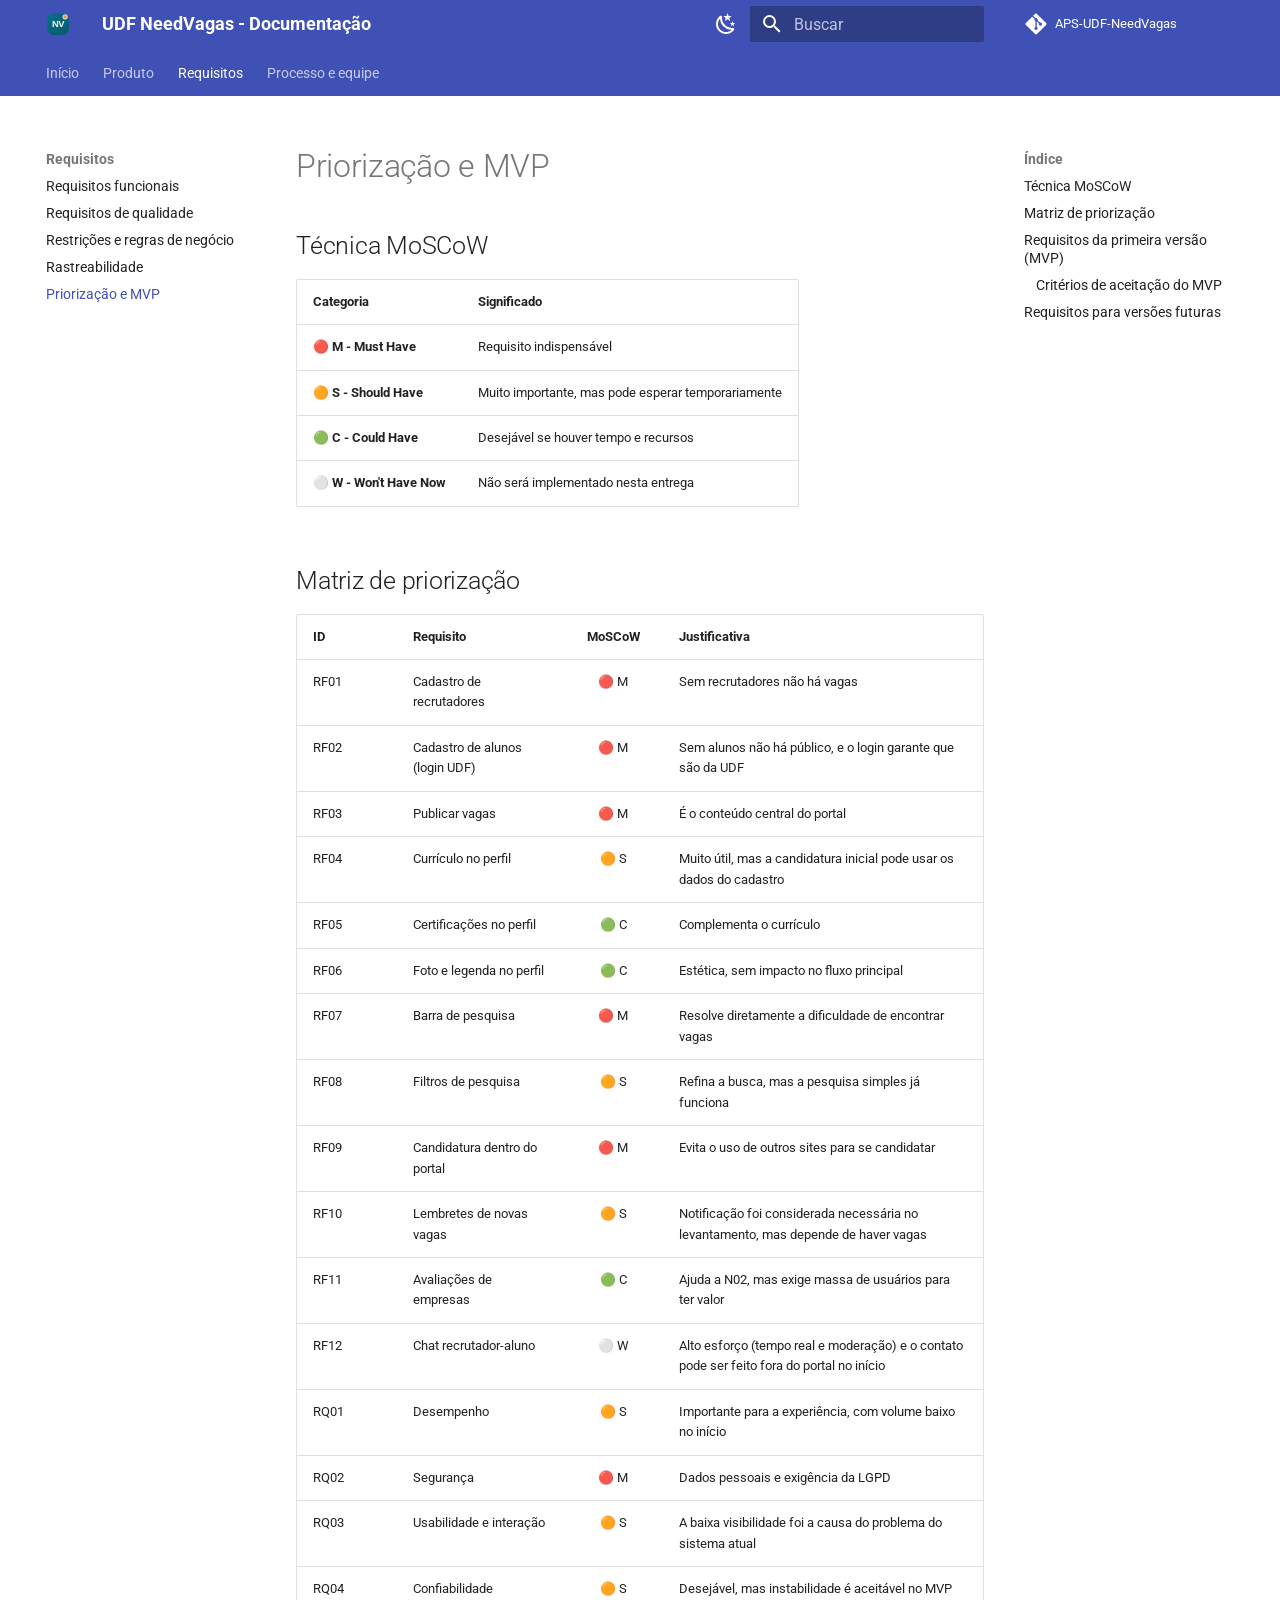
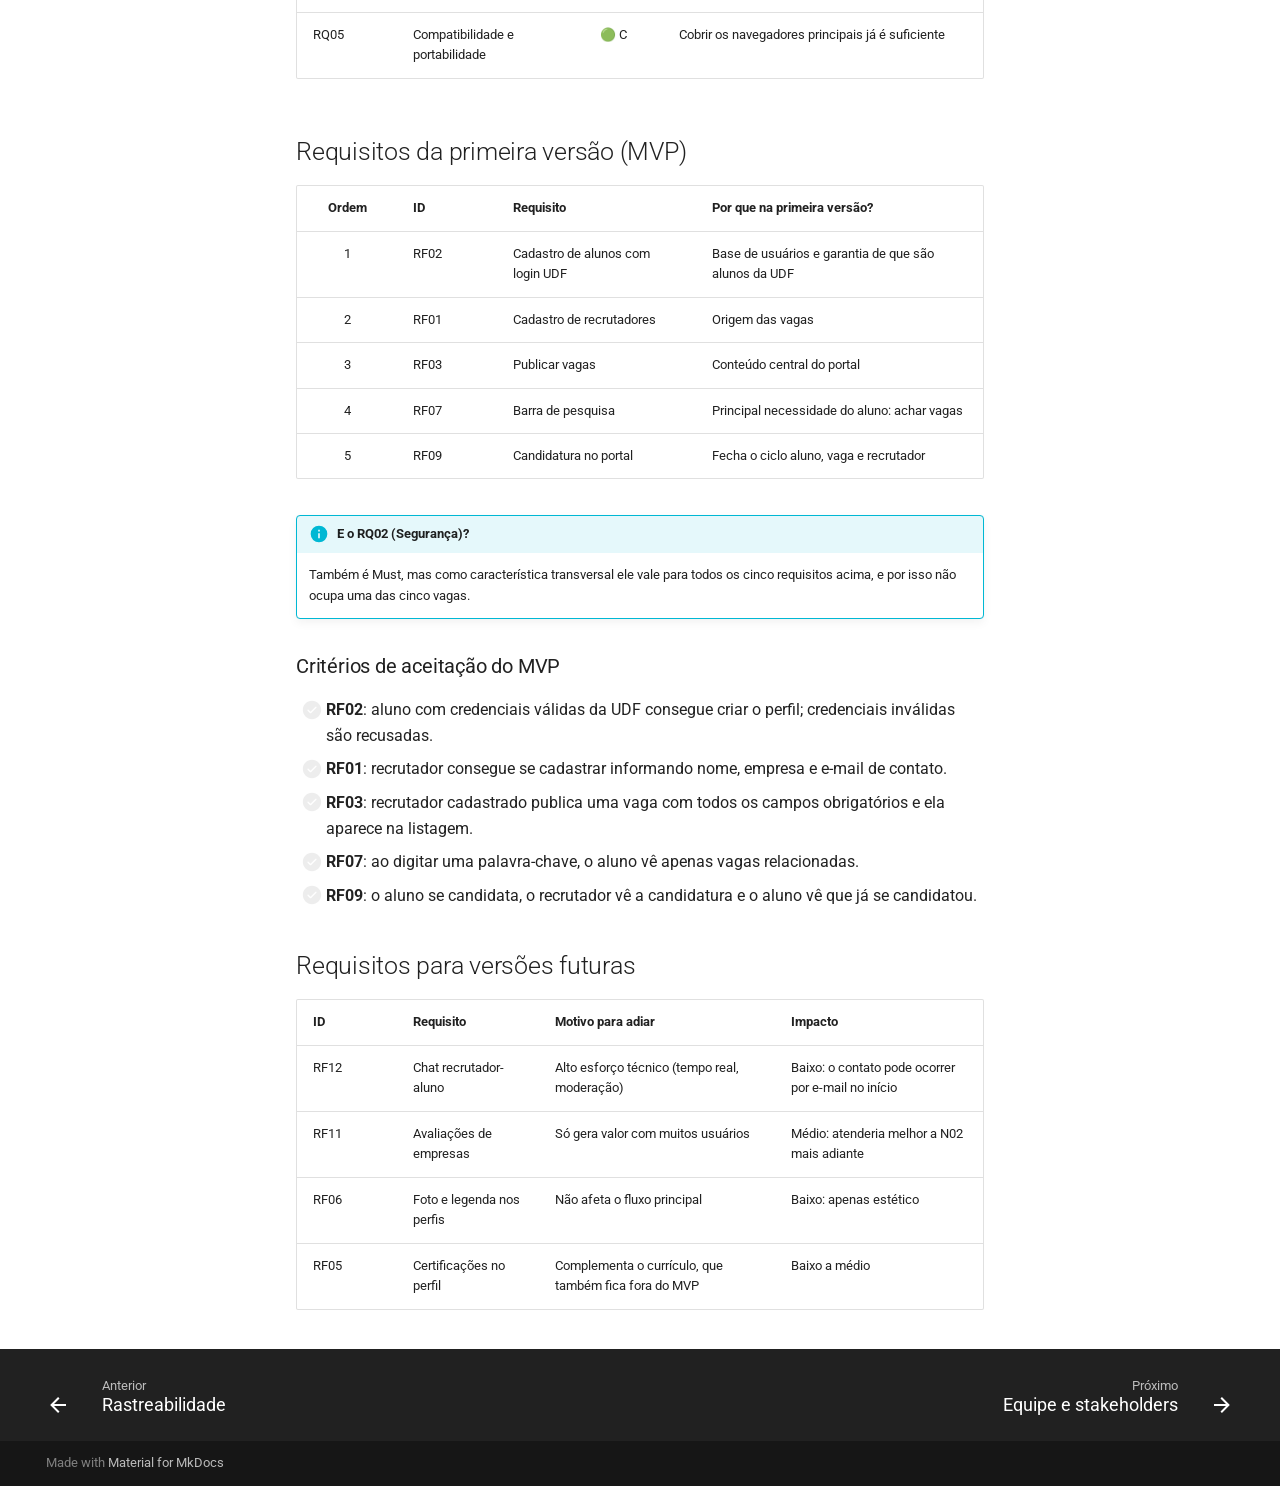
<file: requisitos/priorizacao-e-mvp/index.html>
<!doctype html>
<html lang="pt" class="no-js">
  <head>
    
      <meta charset="utf-8">
      <meta name="viewport" content="width=device-width,initial-scale=1">
      
        <meta name="description" content="Documentação do projeto UDF NeedVagas, canal de estágios para alunos da UDF.">
      
      
      
      
        <link rel="prev" href="../rastreabilidade/">
      
      
        <link rel="next" href="../../processo/equipe/">
      
      
        
      
      
      <link rel="icon" href="../../assets/images/favicon.png">
      <meta name="generator" content="mkdocs-1.6.1, mkdocs-material-9.8.2">
    
    
      
        <title>Priorização e MVP - UDF NeedVagas - Documentação</title>
      
    
    
      <link rel="stylesheet" href="../../assets/stylesheets/main.57a0d79d.min.css">
      
        
        <link rel="stylesheet" href="../../assets/stylesheets/palette.fb2fffe2.min.css">
      
      


    
    
      
    
    
      
        
        
        <link rel="preconnect" href="https://fonts.gstatic.com" crossorigin>
        <link rel="stylesheet" href="https://fonts.googleapis.com/css?family=Roboto:300,300i,400,400i,700,700i%7CRoboto+Mono:400,400i,700,700i&display=fallback">
        <style>:root{--md-text-font:"Roboto";--md-code-font:"Roboto Mono"}</style>
      
    
    
      <link rel="stylesheet" href="../../stylesheets/extra.css">
    
    <script>__md_scope=new URL("../..",location),__md_hash=e=>[...e].reduce(((e,_)=>(e<<5)-e+_.charCodeAt(0)),0),__md_get=(e,_=localStorage,t=__md_scope)=>JSON.parse(_.getItem(t.pathname+"."+e)),__md_set=(e,_,t=localStorage,a=__md_scope)=>{try{t.setItem(a.pathname+"."+e,JSON.stringify(_))}catch(e){}}</script>
    
      

    
    
  </head>
  
  
    
    
      
    
    
    
    
    <body dir="ltr" data-md-color-scheme="default" data-md-color-primary="indigo" data-md-color-accent="indigo">
  
    
    <input class="md-toggle" data-md-toggle="drawer" type="checkbox" id="__drawer" autocomplete="off">
    <input class="md-toggle" data-md-toggle="search" type="checkbox" id="__search" autocomplete="off">
    <label class="md-overlay" for="__drawer"></label>
    <div data-md-component="skip">
      
        
        <a href="#priorizacao-e-mvp" class="md-skip">
          Pular para conteúdo
        </a>
      
    </div>
    <div data-md-component="announce">
      
    </div>
    
    
      

<header class="md-header" data-md-component="header">
  <nav class="md-header__inner md-grid" aria-label="Cabeçalho">
    <a href="../.." title="UDF NeedVagas - Documentação" class="md-header__button md-logo" aria-label="UDF NeedVagas - Documentação" data-md-component="logo">
      
  <img src="../../assets/needvagas-logo.svg" alt="logo">

    </a>
    <label class="md-header__button md-icon" for="__drawer">
      
      <svg xmlns="http://www.w3.org/2000/svg" viewBox="0 0 24 24"><path d="M3 6h18v2H3zm0 5h18v2H3zm0 5h18v2H3z"/></svg>
    </label>
    <div class="md-header__title" data-md-component="header-title">
      <div class="md-header__ellipsis">
        <div class="md-header__topic">
          <span class="md-ellipsis">
            UDF NeedVagas - Documentação
          </span>
        </div>
        <div class="md-header__topic" data-md-component="header-topic">
          <span class="md-ellipsis">
            
              Priorização e MVP
            
          </span>
        </div>
      </div>
    </div>
    
      
        <form class="md-header__option" data-md-component="palette">
  
    
    
    
    <input class="md-option" data-md-color-media="(prefers-color-scheme: light)" data-md-color-scheme="default" data-md-color-primary="indigo" data-md-color-accent="indigo"  aria-label="Modo escuro"  type="radio" name="__palette" id="__palette_0">
    
      <label class="md-header__button md-icon" title="Modo escuro" for="__palette_1" hidden>
        <svg xmlns="http://www.w3.org/2000/svg" viewBox="0 0 24 24"><path d="m17.75 4.09-2.53 1.94.91 3.06-2.63-1.81-2.63 1.81.91-3.06-2.53-1.94L12.44 4l1.06-3 1.06 3zm3.5 6.91-1.64 1.25.59 1.98-1.7-1.17-1.7 1.17.59-1.98L15.75 11l2.06-.05L18.5 9l.69 1.95zm-2.28 4.95c.83-.08 1.72 1.1 1.19 1.85-.32.45-.66.87-1.08 1.27C15.17 23 8.84 23 4.94 19.07c-3.91-3.9-3.91-10.24 0-14.14.4-.4.82-.76 1.27-1.08.75-.53 1.93.36 1.85 1.19-.27 2.86.69 5.83 2.89 8.02a9.96 9.96 0 0 0 8.02 2.89m-1.64 2.02a12.08 12.08 0 0 1-7.8-3.47c-2.17-2.19-3.33-5-3.49-7.82-2.81 3.14-2.7 7.96.31 10.98 3.02 3.01 7.84 3.12 10.98.31"/></svg>
      </label>
    
  
    
    
    
    <input class="md-option" data-md-color-media="(prefers-color-scheme: dark)" data-md-color-scheme="slate" data-md-color-primary="indigo" data-md-color-accent="indigo"  aria-label="Modo claro"  type="radio" name="__palette" id="__palette_1">
    
      <label class="md-header__button md-icon" title="Modo claro" for="__palette_0" hidden>
        <svg xmlns="http://www.w3.org/2000/svg" viewBox="0 0 24 24"><path d="M12 7a5 5 0 0 1 5 5 5 5 0 0 1-5 5 5 5 0 0 1-5-5 5 5 0 0 1 5-5m0 2a3 3 0 0 0-3 3 3 3 0 0 0 3 3 3 3 0 0 0 3-3 3 3 0 0 0-3-3m0-7 2.39 3.42C13.65 5.15 12.84 5 12 5s-1.65.15-2.39.42zM3.34 7l4.16-.35A7.2 7.2 0 0 0 5.94 8.5c-.44.74-.69 1.5-.83 2.29zm.02 10 1.76-3.77a7.131 7.131 0 0 0 2.38 4.14zM20.65 7l-1.77 3.79a7.02 7.02 0 0 0-2.38-4.15zm-.01 10-4.14.36c.59-.51 1.12-1.14 1.54-1.86.42-.73.69-1.5.83-2.29zM12 22l-2.41-3.44c.74.27 1.55.44 2.41.44.82 0 1.63-.17 2.37-.44z"/></svg>
      </label>
    
  
</form>
      
    
    
      <script>var palette=__md_get("__palette");if(palette&&palette.color){if("(prefers-color-scheme)"===palette.color.media){var media=matchMedia("(prefers-color-scheme: light)"),input=document.querySelector(media.matches?"[data-md-color-media='(prefers-color-scheme: light)']":"[data-md-color-media='(prefers-color-scheme: dark)']");palette.color.media=input.getAttribute("data-md-color-media"),palette.color.scheme=input.getAttribute("data-md-color-scheme"),palette.color.primary=input.getAttribute("data-md-color-primary"),palette.color.accent=input.getAttribute("data-md-color-accent")}for(var[key,value]of Object.entries(palette.color))document.body.setAttribute("data-md-color-"+key,value)}</script>
    
    
    
      
      
        <label class="md-header__button md-icon" for="__search">
          
          <svg xmlns="http://www.w3.org/2000/svg" viewBox="0 0 24 24"><path d="M9.5 3A6.5 6.5 0 0 1 16 9.5c0 1.61-.59 3.09-1.56 4.23l.27.27h.79l5 5-1.5 1.5-5-5v-.79l-.27-.27A6.52 6.52 0 0 1 9.5 16 6.5 6.5 0 0 1 3 9.5 6.5 6.5 0 0 1 9.5 3m0 2C7 5 5 7 5 9.5S7 14 9.5 14 14 12 14 9.5 12 5 9.5 5"/></svg>
        </label>
        <div class="md-search" data-md-component="search" role="dialog">
  <label class="md-search__overlay" for="__search"></label>
  <div class="md-search__inner" role="search">
    <form class="md-search__form" name="search">
      <input type="text" class="md-search__input" name="query" aria-label="Buscar" placeholder="Buscar" autocapitalize="off" autocorrect="off" autocomplete="off" spellcheck="false" data-md-component="search-query" required>
      <label class="md-search__icon md-icon" for="__search">
        
        <svg xmlns="http://www.w3.org/2000/svg" viewBox="0 0 24 24"><path d="M9.5 3A6.5 6.5 0 0 1 16 9.5c0 1.61-.59 3.09-1.56 4.23l.27.27h.79l5 5-1.5 1.5-5-5v-.79l-.27-.27A6.52 6.52 0 0 1 9.5 16 6.5 6.5 0 0 1 3 9.5 6.5 6.5 0 0 1 9.5 3m0 2C7 5 5 7 5 9.5S7 14 9.5 14 14 12 14 9.5 12 5 9.5 5"/></svg>
        
        <svg xmlns="http://www.w3.org/2000/svg" viewBox="0 0 24 24"><path d="M20 11v2H8l5.5 5.5-1.42 1.42L4.16 12l7.92-7.92L13.5 5.5 8 11z"/></svg>
      </label>
      <nav class="md-search__options" aria-label="Pesquisar">
        
        <button type="reset" class="md-search__icon md-icon" title="Limpar" aria-label="Limpar" tabindex="-1">
          
          <svg xmlns="http://www.w3.org/2000/svg" viewBox="0 0 24 24"><path d="M19 6.41 17.59 5 12 10.59 6.41 5 5 6.41 10.59 12 5 17.59 6.41 19 12 13.41 17.59 19 19 17.59 13.41 12z"/></svg>
        </button>
      </nav>
      
        <div class="md-search__suggest" data-md-component="search-suggest"></div>
      
    </form>
    <div class="md-search__output">
      <div class="md-search__scrollwrap" tabindex="0" data-md-scrollfix>
        <div class="md-search-result" data-md-component="search-result">
          <div class="md-search-result__meta">
            Inicializando busca
          </div>
          <ol class="md-search-result__list" role="presentation"></ol>
        </div>
      </div>
    </div>
  </div>
</div>
      
    
    
      <div class="md-header__source">
        <a href="https://github.com/Caiogms4238/APS" title="Ir para repositório" class="md-source" data-md-component="source">
  <div class="md-source__icon md-icon">
    
    <svg xmlns="http://www.w3.org/2000/svg" viewBox="0 0 448 512"><!--! Font Awesome Free 7.1.0 by @fontawesome - https://fontawesome.com License - https://fontawesome.com/license/free (Icons: CC BY 4.0, Fonts: SIL OFL 1.1, Code: MIT License) Copyright 2025 Fonticons, Inc.--><path d="M439.6 236.1 244 40.5c-5.4-5.5-12.8-8.5-20.4-8.5s-15 3-20.4 8.4L162.5 81l51.5 51.5c27.1-9.1 52.7 16.8 43.4 43.7l49.7 49.7c34.2-11.8 61.2 31 35.5 56.7-26.5 26.5-70.2-2.9-56-37.3L240.3 199v121.9c25.3 12.5 22.3 41.8 9.1 55-6.4 6.4-15.2 10.1-24.3 10.1s-17.8-3.6-24.3-10.1c-17.6-17.6-11.1-46.9 11.2-56v-123c-20.8-8.5-24.6-30.7-18.6-45L142.6 101 8.5 235.1C3 240.6 0 247.9 0 255.5s3 15 8.5 20.4l195.6 195.7c5.4 5.4 12.7 8.4 20.4 8.4s15-3 20.4-8.4l194.7-194.7c5.4-5.4 8.4-12.8 8.4-20.4s-3-15-8.4-20.4"/></svg>
  </div>
  <div class="md-source__repository">
    APS-UDF-NeedVagas
  </div>
</a>
      </div>
    
  </nav>
  
</header>
    
    <div class="md-container" data-md-component="container">
      
      
        
          
            
<nav class="md-tabs" aria-label="Abas" data-md-component="tabs">
  <div class="md-grid">
    <ul class="md-tabs__list">
      
        
  
  
  
  
    <li class="md-tabs__item">
      <a href="../.." class="md-tabs__link">
        
  
  
    
  
  Início

      </a>
    </li>
  

      
        
  
  
  
  
    
    
      <li class="md-tabs__item">
        <a href="../../produto/cenario-atual/" class="md-tabs__link">
          
  
  
  Produto

        </a>
      </li>
    
  

      
        
  
  
  
    
  
  
    
    
      <li class="md-tabs__item md-tabs__item--active">
        <a href="../funcionais/" class="md-tabs__link">
          
  
  
  Requisitos

        </a>
      </li>
    
  

      
        
  
  
  
  
    
    
      <li class="md-tabs__item">
        <a href="../../processo/equipe/" class="md-tabs__link">
          
  
  
  Processo e equipe

        </a>
      </li>
    
  

      
    </ul>
  </div>
</nav>
          
        
      
      <main class="md-main" data-md-component="main">
        <div class="md-main__inner md-grid">
          
            
              
              <div class="md-sidebar md-sidebar--primary" data-md-component="sidebar" data-md-type="navigation" >
                <div class="md-sidebar__scrollwrap">
                  <div class="md-sidebar__inner">
                    


  


<nav class="md-nav md-nav--primary md-nav--lifted" aria-label="Navegação" data-md-level="0">
  <label class="md-nav__title" for="__drawer">
    <a href="../.." title="UDF NeedVagas - Documentação" class="md-nav__button md-logo" aria-label="UDF NeedVagas - Documentação" data-md-component="logo">
      
  <img src="../../assets/needvagas-logo.svg" alt="logo">

    </a>
    UDF NeedVagas - Documentação
  </label>
  
    <div class="md-nav__source">
      <a href="https://github.com/Caiogms4238/APS" title="Ir para repositório" class="md-source" data-md-component="source">
  <div class="md-source__icon md-icon">
    
    <svg xmlns="http://www.w3.org/2000/svg" viewBox="0 0 448 512"><!--! Font Awesome Free 7.1.0 by @fontawesome - https://fontawesome.com License - https://fontawesome.com/license/free (Icons: CC BY 4.0, Fonts: SIL OFL 1.1, Code: MIT License) Copyright 2025 Fonticons, Inc.--><path d="M439.6 236.1 244 40.5c-5.4-5.5-12.8-8.5-20.4-8.5s-15 3-20.4 8.4L162.5 81l51.5 51.5c27.1-9.1 52.7 16.8 43.4 43.7l49.7 49.7c34.2-11.8 61.2 31 35.5 56.7-26.5 26.5-70.2-2.9-56-37.3L240.3 199v121.9c25.3 12.5 22.3 41.8 9.1 55-6.4 6.4-15.2 10.1-24.3 10.1s-17.8-3.6-24.3-10.1c-17.6-17.6-11.1-46.9 11.2-56v-123c-20.8-8.5-24.6-30.7-18.6-45L142.6 101 8.5 235.1C3 240.6 0 247.9 0 255.5s3 15 8.5 20.4l195.6 195.7c5.4 5.4 12.7 8.4 20.4 8.4s15-3 20.4-8.4l194.7-194.7c5.4-5.4 8.4-12.8 8.4-20.4s-3-15-8.4-20.4"/></svg>
  </div>
  <div class="md-source__repository">
    APS-UDF-NeedVagas
  </div>
</a>
    </div>
  
  <ul class="md-nav__list" data-md-scrollfix>
    
      
      
  
  
  
  
    <li class="md-nav__item">
      <a href="../.." class="md-nav__link">
        
  
  
  <span class="md-ellipsis">
    
  
    Início
  

    
  </span>
  
  

      </a>
    </li>
  

    
      
      
  
  
  
  
    
    
    
    
      
      
        
      
    
    
    <li class="md-nav__item md-nav__item--nested">
      
        
        
        <input class="md-nav__toggle md-toggle " type="checkbox" id="__nav_2" >
        
          
          <label class="md-nav__link" for="__nav_2" id="__nav_2_label" tabindex="0">
            
  
  
  <span class="md-ellipsis">
    
  
    Produto
  

    
  </span>
  
  

            <span class="md-nav__icon md-icon"></span>
          </label>
        
        <nav class="md-nav" data-md-level="1" aria-labelledby="__nav_2_label" aria-expanded="false">
          <label class="md-nav__title" for="__nav_2">
            <span class="md-nav__icon md-icon"></span>
            
  
    Produto
  

          </label>
          <ul class="md-nav__list" data-md-scrollfix>
            
              
                
  
  
  
  
    <li class="md-nav__item">
      <a href="../../produto/cenario-atual/" class="md-nav__link">
        
  
  
  <span class="md-ellipsis">
    
  
    Cenário atual
  

    
  </span>
  
  

      </a>
    </li>
  

              
            
              
                
  
  
  
  
    <li class="md-nav__item">
      <a href="../../produto/solucao-proposta/" class="md-nav__link">
        
  
  
  <span class="md-ellipsis">
    
  
    Solução proposta
  

    
  </span>
  
  

      </a>
    </li>
  

              
            
          </ul>
        </nav>
      
    </li>
  

    
      
      
  
  
    
  
  
  
    
    
    
    
      
        
        
      
      
        
      
    
    
    <li class="md-nav__item md-nav__item--active md-nav__item--section md-nav__item--nested">
      
        
        
        <input class="md-nav__toggle md-toggle " type="checkbox" id="__nav_3" checked>
        
          
          <label class="md-nav__link" for="__nav_3" id="__nav_3_label" tabindex="">
            
  
  
  <span class="md-ellipsis">
    
  
    Requisitos
  

    
  </span>
  
  

            <span class="md-nav__icon md-icon"></span>
          </label>
        
        <nav class="md-nav" data-md-level="1" aria-labelledby="__nav_3_label" aria-expanded="true">
          <label class="md-nav__title" for="__nav_3">
            <span class="md-nav__icon md-icon"></span>
            
  
    Requisitos
  

          </label>
          <ul class="md-nav__list" data-md-scrollfix>
            
              
                
  
  
  
  
    <li class="md-nav__item">
      <a href="../funcionais/" class="md-nav__link">
        
  
  
  <span class="md-ellipsis">
    
  
    Requisitos funcionais
  

    
  </span>
  
  

      </a>
    </li>
  

              
            
              
                
  
  
  
  
    <li class="md-nav__item">
      <a href="../qualidade/" class="md-nav__link">
        
  
  
  <span class="md-ellipsis">
    
  
    Requisitos de qualidade
  

    
  </span>
  
  

      </a>
    </li>
  

              
            
              
                
  
  
  
  
    <li class="md-nav__item">
      <a href="../restricoes-e-regras/" class="md-nav__link">
        
  
  
  <span class="md-ellipsis">
    
  
    Restrições e regras de negócio
  

    
  </span>
  
  

      </a>
    </li>
  

              
            
              
                
  
  
  
  
    <li class="md-nav__item">
      <a href="../rastreabilidade/" class="md-nav__link">
        
  
  
  <span class="md-ellipsis">
    
  
    Rastreabilidade
  

    
  </span>
  
  

      </a>
    </li>
  

              
            
              
                
  
  
    
  
  
  
    <li class="md-nav__item md-nav__item--active">
      
      <input class="md-nav__toggle md-toggle" type="checkbox" id="__toc">
      
      
        
      
      
        <label class="md-nav__link md-nav__link--active" for="__toc">
          
  
  
  <span class="md-ellipsis">
    
  
    Priorização e MVP
  

    
  </span>
  
  

          <span class="md-nav__icon md-icon"></span>
        </label>
      
      <a href="./" class="md-nav__link md-nav__link--active">
        
  
  
  <span class="md-ellipsis">
    
  
    Priorização e MVP
  

    
  </span>
  
  

      </a>
      
        

<nav class="md-nav md-nav--secondary" aria-label="Índice">
  
  
  
    
  
  
    <label class="md-nav__title" for="__toc">
      <span class="md-nav__icon md-icon"></span>
      Índice
    </label>
    <ul class="md-nav__list" data-md-component="toc" data-md-scrollfix>
      
        <li class="md-nav__item">
  <a href="#tecnica-moscow" class="md-nav__link">
    <span class="md-ellipsis">
      
        Técnica MoSCoW
      
    </span>
  </a>
  
</li>
      
        <li class="md-nav__item">
  <a href="#matriz-de-priorizacao" class="md-nav__link">
    <span class="md-ellipsis">
      
        Matriz de priorização
      
    </span>
  </a>
  
</li>
      
        <li class="md-nav__item">
  <a href="#requisitos-da-primeira-versao-mvp" class="md-nav__link">
    <span class="md-ellipsis">
      
        Requisitos da primeira versão (MVP)
      
    </span>
  </a>
  
    <nav class="md-nav" aria-label="Requisitos da primeira versão (MVP)">
      <ul class="md-nav__list">
        
          <li class="md-nav__item">
  <a href="#criterios-de-aceitacao-do-mvp" class="md-nav__link">
    <span class="md-ellipsis">
      
        Critérios de aceitação do MVP
      
    </span>
  </a>
  
</li>
        
      </ul>
    </nav>
  
</li>
      
        <li class="md-nav__item">
  <a href="#requisitos-para-versoes-futuras" class="md-nav__link">
    <span class="md-ellipsis">
      
        Requisitos para versões futuras
      
    </span>
  </a>
  
</li>
      
    </ul>
  
</nav>
      
    </li>
  

              
            
          </ul>
        </nav>
      
    </li>
  

    
      
      
  
  
  
  
    
    
    
    
      
      
        
      
    
    
    <li class="md-nav__item md-nav__item--nested">
      
        
        
        <input class="md-nav__toggle md-toggle " type="checkbox" id="__nav_4" >
        
          
          <label class="md-nav__link" for="__nav_4" id="__nav_4_label" tabindex="0">
            
  
  
  <span class="md-ellipsis">
    
  
    Processo e equipe
  

    
  </span>
  
  

            <span class="md-nav__icon md-icon"></span>
          </label>
        
        <nav class="md-nav" data-md-level="1" aria-labelledby="__nav_4_label" aria-expanded="false">
          <label class="md-nav__title" for="__nav_4">
            <span class="md-nav__icon md-icon"></span>
            
  
    Processo e equipe
  

          </label>
          <ul class="md-nav__list" data-md-scrollfix>
            
              
                
  
  
  
  
    <li class="md-nav__item">
      <a href="../../processo/equipe/" class="md-nav__link">
        
  
  
  <span class="md-ellipsis">
    
  
    Equipe e stakeholders
  

    
  </span>
  
  

      </a>
    </li>
  

              
            
              
                
  
  
  
  
    <li class="md-nav__item">
      <a href="../../processo/revisao-e-reflexao/" class="md-nav__link">
        
  
  
  <span class="md-ellipsis">
    
  
    Revisão, reflexão e conclusão
  

    
  </span>
  
  

      </a>
    </li>
  

              
            
          </ul>
        </nav>
      
    </li>
  

    
  </ul>
</nav>
                  </div>
                </div>
              </div>
            
            
              
              <div class="md-sidebar md-sidebar--secondary" data-md-component="sidebar" data-md-type="toc" >
                <div class="md-sidebar__scrollwrap">
                  <div class="md-sidebar__inner">
                    

<nav class="md-nav md-nav--secondary" aria-label="Índice">
  
  
  
    
  
  
    <label class="md-nav__title" for="__toc">
      <span class="md-nav__icon md-icon"></span>
      Índice
    </label>
    <ul class="md-nav__list" data-md-component="toc" data-md-scrollfix>
      
        <li class="md-nav__item">
  <a href="#tecnica-moscow" class="md-nav__link">
    <span class="md-ellipsis">
      
        Técnica MoSCoW
      
    </span>
  </a>
  
</li>
      
        <li class="md-nav__item">
  <a href="#matriz-de-priorizacao" class="md-nav__link">
    <span class="md-ellipsis">
      
        Matriz de priorização
      
    </span>
  </a>
  
</li>
      
        <li class="md-nav__item">
  <a href="#requisitos-da-primeira-versao-mvp" class="md-nav__link">
    <span class="md-ellipsis">
      
        Requisitos da primeira versão (MVP)
      
    </span>
  </a>
  
    <nav class="md-nav" aria-label="Requisitos da primeira versão (MVP)">
      <ul class="md-nav__list">
        
          <li class="md-nav__item">
  <a href="#criterios-de-aceitacao-do-mvp" class="md-nav__link">
    <span class="md-ellipsis">
      
        Critérios de aceitação do MVP
      
    </span>
  </a>
  
</li>
        
      </ul>
    </nav>
  
</li>
      
        <li class="md-nav__item">
  <a href="#requisitos-para-versoes-futuras" class="md-nav__link">
    <span class="md-ellipsis">
      
        Requisitos para versões futuras
      
    </span>
  </a>
  
</li>
      
    </ul>
  
</nav>
                  </div>
                </div>
              </div>
            
          
          
            <div class="md-content" data-md-component="content">
              
              <article class="md-content__inner md-typeset">
                
                  


  
  


<h1 id="priorizacao-e-mvp">Priorização e MVP<a class="headerlink" href="#priorizacao-e-mvp" title="Permanent link">&para;</a></h1>
<h2 id="tecnica-moscow">Técnica MoSCoW<a class="headerlink" href="#tecnica-moscow" title="Permanent link">&para;</a></h2>
<table>
<thead>
<tr>
<th>Categoria</th>
<th>Significado</th>
</tr>
</thead>
<tbody>
<tr>
<td>🔴 <strong>M - Must Have</strong></td>
<td>Requisito indispensável</td>
</tr>
<tr>
<td>🟠 <strong>S - Should Have</strong></td>
<td>Muito importante, mas pode esperar temporariamente</td>
</tr>
<tr>
<td>🟢 <strong>C - Could Have</strong></td>
<td>Desejável se houver tempo e recursos</td>
</tr>
<tr>
<td>⚪ <strong>W - Won't Have Now</strong></td>
<td>Não será implementado nesta entrega</td>
</tr>
</tbody>
</table>
<h2 id="matriz-de-priorizacao">Matriz de priorização<a class="headerlink" href="#matriz-de-priorizacao" title="Permanent link">&para;</a></h2>
<table>
<thead>
<tr>
<th>ID</th>
<th>Requisito</th>
<th style="text-align: center;">MoSCoW</th>
<th>Justificativa</th>
</tr>
</thead>
<tbody>
<tr>
<td>RF01</td>
<td>Cadastro de recrutadores</td>
<td style="text-align: center;">🔴 M</td>
<td>Sem recrutadores não há vagas</td>
</tr>
<tr>
<td>RF02</td>
<td>Cadastro de alunos (login UDF)</td>
<td style="text-align: center;">🔴 M</td>
<td>Sem alunos não há público, e o login garante que são da UDF</td>
</tr>
<tr>
<td>RF03</td>
<td>Publicar vagas</td>
<td style="text-align: center;">🔴 M</td>
<td>É o conteúdo central do portal</td>
</tr>
<tr>
<td>RF04</td>
<td>Currículo no perfil</td>
<td style="text-align: center;">🟠 S</td>
<td>Muito útil, mas a candidatura inicial pode usar os dados do cadastro</td>
</tr>
<tr>
<td>RF05</td>
<td>Certificações no perfil</td>
<td style="text-align: center;">🟢 C</td>
<td>Complementa o currículo</td>
</tr>
<tr>
<td>RF06</td>
<td>Foto e legenda no perfil</td>
<td style="text-align: center;">🟢 C</td>
<td>Estética, sem impacto no fluxo principal</td>
</tr>
<tr>
<td>RF07</td>
<td>Barra de pesquisa</td>
<td style="text-align: center;">🔴 M</td>
<td>Resolve diretamente a dificuldade de encontrar vagas</td>
</tr>
<tr>
<td>RF08</td>
<td>Filtros de pesquisa</td>
<td style="text-align: center;">🟠 S</td>
<td>Refina a busca, mas a pesquisa simples já funciona</td>
</tr>
<tr>
<td>RF09</td>
<td>Candidatura dentro do portal</td>
<td style="text-align: center;">🔴 M</td>
<td>Evita o uso de outros sites para se candidatar</td>
</tr>
<tr>
<td>RF10</td>
<td>Lembretes de novas vagas</td>
<td style="text-align: center;">🟠 S</td>
<td>Notificação foi considerada necessária no levantamento, mas depende de haver vagas</td>
</tr>
<tr>
<td>RF11</td>
<td>Avaliações de empresas</td>
<td style="text-align: center;">🟢 C</td>
<td>Ajuda a N02, mas exige massa de usuários para ter valor</td>
</tr>
<tr>
<td>RF12</td>
<td>Chat recrutador-aluno</td>
<td style="text-align: center;">⚪ W</td>
<td>Alto esforço (tempo real e moderação) e o contato pode ser feito fora do portal no início</td>
</tr>
<tr>
<td>RQ01</td>
<td>Desempenho</td>
<td style="text-align: center;">🟠 S</td>
<td>Importante para a experiência, com volume baixo no início</td>
</tr>
<tr>
<td>RQ02</td>
<td>Segurança</td>
<td style="text-align: center;">🔴 M</td>
<td>Dados pessoais e exigência da LGPD</td>
</tr>
<tr>
<td>RQ03</td>
<td>Usabilidade e interação</td>
<td style="text-align: center;">🟠 S</td>
<td>A baixa visibilidade foi a causa do problema do sistema atual</td>
</tr>
<tr>
<td>RQ04</td>
<td>Confiabilidade</td>
<td style="text-align: center;">🟠 S</td>
<td>Desejável, mas instabilidade é aceitável no MVP</td>
</tr>
<tr>
<td>RQ05</td>
<td>Compatibilidade e portabilidade</td>
<td style="text-align: center;">🟢 C</td>
<td>Cobrir os navegadores principais já é suficiente</td>
</tr>
</tbody>
</table>
<h2 id="requisitos-da-primeira-versao-mvp">Requisitos da primeira versão (MVP)<a class="headerlink" href="#requisitos-da-primeira-versao-mvp" title="Permanent link">&para;</a></h2>
<table>
<thead>
<tr>
<th style="text-align: center;">Ordem</th>
<th>ID</th>
<th>Requisito</th>
<th>Por que na primeira versão?</th>
</tr>
</thead>
<tbody>
<tr>
<td style="text-align: center;">1</td>
<td>RF02</td>
<td>Cadastro de alunos com login UDF</td>
<td>Base de usuários e garantia de que são alunos da UDF</td>
</tr>
<tr>
<td style="text-align: center;">2</td>
<td>RF01</td>
<td>Cadastro de recrutadores</td>
<td>Origem das vagas</td>
</tr>
<tr>
<td style="text-align: center;">3</td>
<td>RF03</td>
<td>Publicar vagas</td>
<td>Conteúdo central do portal</td>
</tr>
<tr>
<td style="text-align: center;">4</td>
<td>RF07</td>
<td>Barra de pesquisa</td>
<td>Principal necessidade do aluno: achar vagas</td>
</tr>
<tr>
<td style="text-align: center;">5</td>
<td>RF09</td>
<td>Candidatura no portal</td>
<td>Fecha o ciclo aluno, vaga e recrutador</td>
</tr>
</tbody>
</table>
<div class="admonition info">
<p class="admonition-title">E o RQ02 (Segurança)?</p>
<p>Também é Must, mas como característica transversal ele vale para todos os cinco requisitos acima, e por isso não ocupa uma das cinco vagas.</p>
</div>
<h3 id="criterios-de-aceitacao-do-mvp">Critérios de aceitação do MVP<a class="headerlink" href="#criterios-de-aceitacao-do-mvp" title="Permanent link">&para;</a></h3>
<ul class="task-list">
<li class="task-list-item"><label class="task-list-control"><input type="checkbox" disabled/><span class="task-list-indicator"></span></label> <strong>RF02</strong>: aluno com credenciais válidas da UDF consegue criar o perfil; credenciais inválidas são recusadas.</li>
<li class="task-list-item"><label class="task-list-control"><input type="checkbox" disabled/><span class="task-list-indicator"></span></label> <strong>RF01</strong>: recrutador consegue se cadastrar informando nome, empresa e e-mail de contato.</li>
<li class="task-list-item"><label class="task-list-control"><input type="checkbox" disabled/><span class="task-list-indicator"></span></label> <strong>RF03</strong>: recrutador cadastrado publica uma vaga com todos os campos obrigatórios e ela aparece na listagem.</li>
<li class="task-list-item"><label class="task-list-control"><input type="checkbox" disabled/><span class="task-list-indicator"></span></label> <strong>RF07</strong>: ao digitar uma palavra-chave, o aluno vê apenas vagas relacionadas.</li>
<li class="task-list-item"><label class="task-list-control"><input type="checkbox" disabled/><span class="task-list-indicator"></span></label> <strong>RF09</strong>: o aluno se candidata, o recrutador vê a candidatura e o aluno vê que já se candidatou.</li>
</ul>
<h2 id="requisitos-para-versoes-futuras">Requisitos para versões futuras<a class="headerlink" href="#requisitos-para-versoes-futuras" title="Permanent link">&para;</a></h2>
<table>
<thead>
<tr>
<th>ID</th>
<th>Requisito</th>
<th>Motivo para adiar</th>
<th>Impacto</th>
</tr>
</thead>
<tbody>
<tr>
<td>RF12</td>
<td>Chat recrutador-aluno</td>
<td>Alto esforço técnico (tempo real, moderação)</td>
<td>Baixo: o contato pode ocorrer por e-mail no início</td>
</tr>
<tr>
<td>RF11</td>
<td>Avaliações de empresas</td>
<td>Só gera valor com muitos usuários</td>
<td>Médio: atenderia melhor a N02 mais adiante</td>
</tr>
<tr>
<td>RF06</td>
<td>Foto e legenda nos perfis</td>
<td>Não afeta o fluxo principal</td>
<td>Baixo: apenas estético</td>
</tr>
<tr>
<td>RF05</td>
<td>Certificações no perfil</td>
<td>Complementa o currículo, que também fica fora do MVP</td>
<td>Baixo a médio</td>
</tr>
</tbody>
</table>












                
              </article>
            </div>
          
          
<script>var target=document.getElementById(location.hash.slice(1));target&&target.name&&(target.checked=target.name.startsWith("__tabbed_"))</script>
        </div>
        
          <button type="button" class="md-top md-icon" data-md-component="top" hidden>
  
  <svg xmlns="http://www.w3.org/2000/svg" viewBox="0 0 24 24"><path d="M13 20h-2V8l-5.5 5.5-1.42-1.42L12 4.16l7.92 7.92-1.42 1.42L13 8z"/></svg>
  Voltar para o topo
</button>
        
      </main>
      
        <footer class="md-footer">
  
    
      
      <nav class="md-footer__inner md-grid" aria-label="Rodapé" >
        
          
          <a href="../rastreabilidade/" class="md-footer__link md-footer__link--prev" aria-label="Anterior: Rastreabilidade">
            <div class="md-footer__button md-icon">
              
              <svg xmlns="http://www.w3.org/2000/svg" viewBox="0 0 24 24"><path d="M20 11v2H8l5.5 5.5-1.42 1.42L4.16 12l7.92-7.92L13.5 5.5 8 11z"/></svg>
            </div>
            <div class="md-footer__title">
              <span class="md-footer__direction">
                Anterior
              </span>
              <div class="md-ellipsis">
                Rastreabilidade
              </div>
            </div>
          </a>
        
        
          
          <a href="../../processo/equipe/" class="md-footer__link md-footer__link--next" aria-label="Próximo: Equipe e stakeholders">
            <div class="md-footer__title">
              <span class="md-footer__direction">
                Próximo
              </span>
              <div class="md-ellipsis">
                Equipe e stakeholders
              </div>
            </div>
            <div class="md-footer__button md-icon">
              
              <svg xmlns="http://www.w3.org/2000/svg" viewBox="0 0 24 24"><path d="M4 11v2h12l-5.5 5.5 1.42 1.42L19.84 12l-7.92-7.92L10.5 5.5 16 11z"/></svg>
            </div>
          </a>
        
      </nav>
    
  
  <div class="md-footer-meta md-typeset">
    <div class="md-footer-meta__inner md-grid">
      <div class="md-copyright">
  
  
    Made with
    <a href="https://squidfunk.github.io/mkdocs-material/" target="_blank" rel="noopener">
      Material for MkDocs
    </a>
  
</div>
      
    </div>
  </div>
</footer>
      
    </div>
    <div class="md-dialog" data-md-component="dialog">
      <div class="md-dialog__inner md-typeset"></div>
    </div>
    
    
    
      
      
      <script id="__config" type="application/json">{"annotate": null, "base": "../..", "features": ["navigation.tabs", "navigation.sections", "navigation.top", "navigation.footer", "toc.follow", "search.suggest", "search.highlight", "content.code.copy"], "search": "../../assets/javascripts/workers/search.a7633da7.min.js", "tags": null, "translations": {"clipboard.copied": "Copiado para \u00e1rea de transfer\u00eancia", "clipboard.copy": "Copiar para \u00e1rea de transfer\u00eancia", "search.result.more.one": "mais 1 nesta p\u00e1gina", "search.result.more.other": "# mais nesta p\u00e1gina", "search.result.none": "Nenhum documento encontrado", "search.result.one": "1 documento encontrado", "search.result.other": "# documentos encontrados", "search.result.placeholder": "Digite para iniciar a busca", "search.result.term.missing": "Ausente", "select.version": "Selecione a vers\u00e3o"}, "version": null}</script>
    
    
      <script src="../../assets/javascripts/bundle.a5f9d56c.min.js"></script>
      
    
  </body>
</html>
</file>
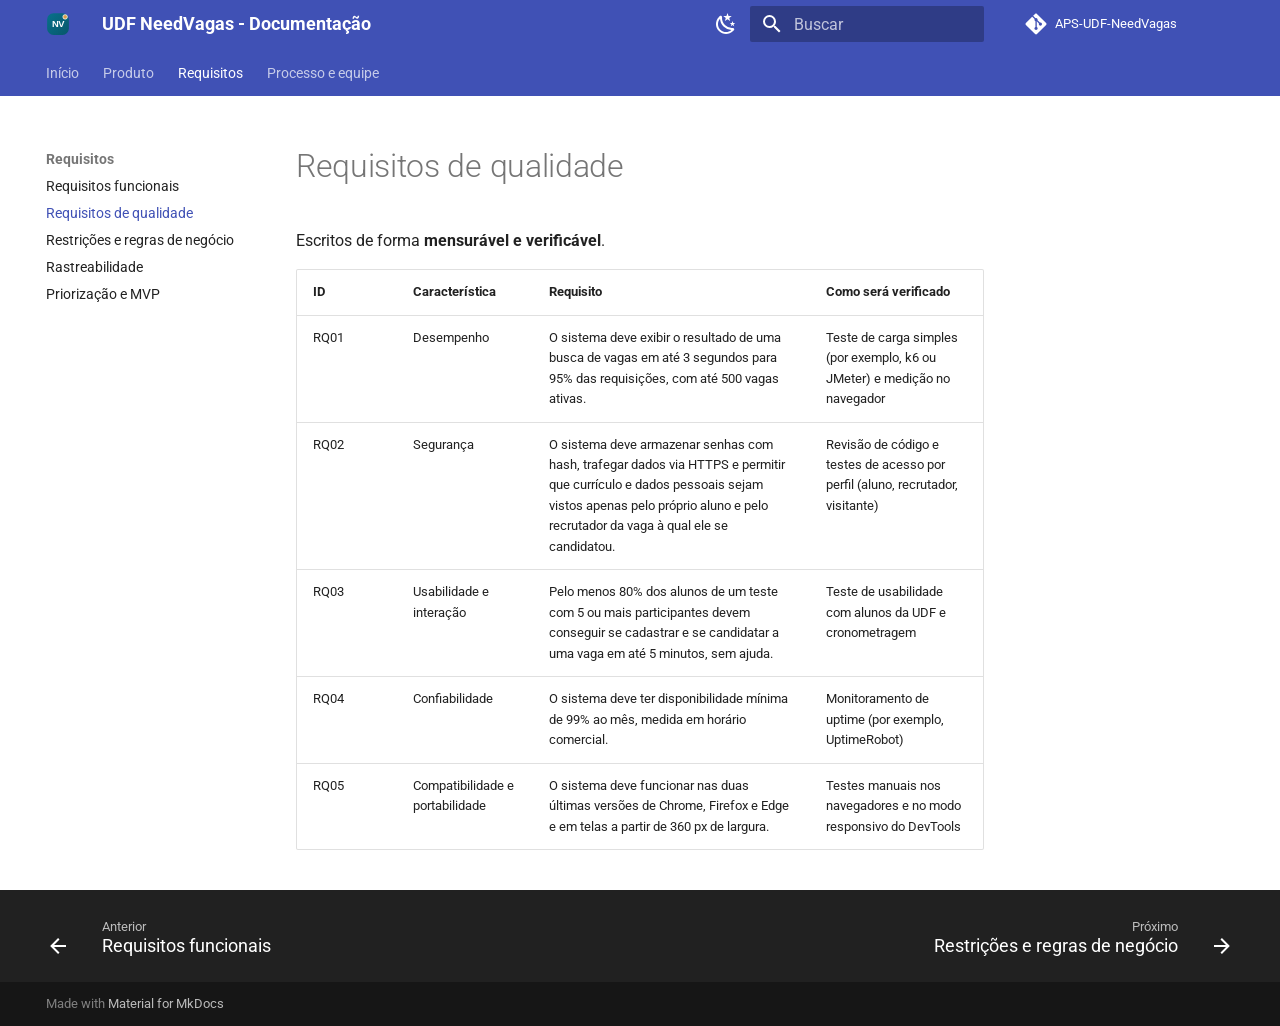
<file: requisitos/qualidade/index.html>
<!doctype html>
<html lang="pt" class="no-js">
  <head>
    
      <meta charset="utf-8">
      <meta name="viewport" content="width=device-width,initial-scale=1">
      
        <meta name="description" content="Documentação do projeto UDF NeedVagas, canal de estágios para alunos da UDF.">
      
      
      
      
        <link rel="prev" href="../funcionais/">
      
      
        <link rel="next" href="../restricoes-e-regras/">
      
      
        
      
      
      <link rel="icon" href="../../assets/images/favicon.png">
      <meta name="generator" content="mkdocs-1.6.1, mkdocs-material-9.8.2">
    
    
      
        <title>Requisitos de qualidade - UDF NeedVagas - Documentação</title>
      
    
    
      <link rel="stylesheet" href="../../assets/stylesheets/main.57a0d79d.min.css">
      
        
        <link rel="stylesheet" href="../../assets/stylesheets/palette.fb2fffe2.min.css">
      
      


    
    
      
    
    
      
        
        
        <link rel="preconnect" href="https://fonts.gstatic.com" crossorigin>
        <link rel="stylesheet" href="https://fonts.googleapis.com/css?family=Roboto:300,300i,400,400i,700,700i%7CRoboto+Mono:400,400i,700,700i&display=fallback">
        <style>:root{--md-text-font:"Roboto";--md-code-font:"Roboto Mono"}</style>
      
    
    
      <link rel="stylesheet" href="../../stylesheets/extra.css">
    
    <script>__md_scope=new URL("../..",location),__md_hash=e=>[...e].reduce(((e,_)=>(e<<5)-e+_.charCodeAt(0)),0),__md_get=(e,_=localStorage,t=__md_scope)=>JSON.parse(_.getItem(t.pathname+"."+e)),__md_set=(e,_,t=localStorage,a=__md_scope)=>{try{t.setItem(a.pathname+"."+e,JSON.stringify(_))}catch(e){}}</script>
    
      

    
    
  </head>
  
  
    
    
      
    
    
    
    
    <body dir="ltr" data-md-color-scheme="default" data-md-color-primary="indigo" data-md-color-accent="indigo">
  
    
    <input class="md-toggle" data-md-toggle="drawer" type="checkbox" id="__drawer" autocomplete="off">
    <input class="md-toggle" data-md-toggle="search" type="checkbox" id="__search" autocomplete="off">
    <label class="md-overlay" for="__drawer"></label>
    <div data-md-component="skip">
      
        
        <a href="#requisitos-de-qualidade" class="md-skip">
          Pular para conteúdo
        </a>
      
    </div>
    <div data-md-component="announce">
      
    </div>
    
    
      

<header class="md-header" data-md-component="header">
  <nav class="md-header__inner md-grid" aria-label="Cabeçalho">
    <a href="../.." title="UDF NeedVagas - Documentação" class="md-header__button md-logo" aria-label="UDF NeedVagas - Documentação" data-md-component="logo">
      
  <img src="../../assets/needvagas-logo.svg" alt="logo">

    </a>
    <label class="md-header__button md-icon" for="__drawer">
      
      <svg xmlns="http://www.w3.org/2000/svg" viewBox="0 0 24 24"><path d="M3 6h18v2H3zm0 5h18v2H3zm0 5h18v2H3z"/></svg>
    </label>
    <div class="md-header__title" data-md-component="header-title">
      <div class="md-header__ellipsis">
        <div class="md-header__topic">
          <span class="md-ellipsis">
            UDF NeedVagas - Documentação
          </span>
        </div>
        <div class="md-header__topic" data-md-component="header-topic">
          <span class="md-ellipsis">
            
              Requisitos de qualidade
            
          </span>
        </div>
      </div>
    </div>
    
      
        <form class="md-header__option" data-md-component="palette">
  
    
    
    
    <input class="md-option" data-md-color-media="(prefers-color-scheme: light)" data-md-color-scheme="default" data-md-color-primary="indigo" data-md-color-accent="indigo"  aria-label="Modo escuro"  type="radio" name="__palette" id="__palette_0">
    
      <label class="md-header__button md-icon" title="Modo escuro" for="__palette_1" hidden>
        <svg xmlns="http://www.w3.org/2000/svg" viewBox="0 0 24 24"><path d="m17.75 4.09-2.53 1.94.91 3.06-2.63-1.81-2.63 1.81.91-3.06-2.53-1.94L12.44 4l1.06-3 1.06 3zm3.5 6.91-1.64 1.25.59 1.98-1.7-1.17-1.7 1.17.59-1.98L15.75 11l2.06-.05L18.5 9l.69 1.95zm-2.28 4.95c.83-.08 1.72 1.1 1.19 1.85-.32.45-.66.87-1.08 1.27C15.17 23 8.84 23 4.94 19.07c-3.91-3.9-3.91-10.24 0-14.14.4-.4.82-.76 1.27-1.08.75-.53 1.93.36 1.85 1.19-.27 2.86.69 5.83 2.89 8.02a9.96 9.96 0 0 0 8.02 2.89m-1.64 2.02a12.08 12.08 0 0 1-7.8-3.47c-2.17-2.19-3.33-5-3.49-7.82-2.81 3.14-2.7 7.96.31 10.98 3.02 3.01 7.84 3.12 10.98.31"/></svg>
      </label>
    
  
    
    
    
    <input class="md-option" data-md-color-media="(prefers-color-scheme: dark)" data-md-color-scheme="slate" data-md-color-primary="indigo" data-md-color-accent="indigo"  aria-label="Modo claro"  type="radio" name="__palette" id="__palette_1">
    
      <label class="md-header__button md-icon" title="Modo claro" for="__palette_0" hidden>
        <svg xmlns="http://www.w3.org/2000/svg" viewBox="0 0 24 24"><path d="M12 7a5 5 0 0 1 5 5 5 5 0 0 1-5 5 5 5 0 0 1-5-5 5 5 0 0 1 5-5m0 2a3 3 0 0 0-3 3 3 3 0 0 0 3 3 3 3 0 0 0 3-3 3 3 0 0 0-3-3m0-7 2.39 3.42C13.65 5.15 12.84 5 12 5s-1.65.15-2.39.42zM3.34 7l4.16-.35A7.2 7.2 0 0 0 5.94 8.5c-.44.74-.69 1.5-.83 2.29zm.02 10 1.76-3.77a7.131 7.131 0 0 0 2.38 4.14zM20.65 7l-1.77 3.79a7.02 7.02 0 0 0-2.38-4.15zm-.01 10-4.14.36c.59-.51 1.12-1.14 1.54-1.86.42-.73.69-1.5.83-2.29zM12 22l-2.41-3.44c.74.27 1.55.44 2.41.44.82 0 1.63-.17 2.37-.44z"/></svg>
      </label>
    
  
</form>
      
    
    
      <script>var palette=__md_get("__palette");if(palette&&palette.color){if("(prefers-color-scheme)"===palette.color.media){var media=matchMedia("(prefers-color-scheme: light)"),input=document.querySelector(media.matches?"[data-md-color-media='(prefers-color-scheme: light)']":"[data-md-color-media='(prefers-color-scheme: dark)']");palette.color.media=input.getAttribute("data-md-color-media"),palette.color.scheme=input.getAttribute("data-md-color-scheme"),palette.color.primary=input.getAttribute("data-md-color-primary"),palette.color.accent=input.getAttribute("data-md-color-accent")}for(var[key,value]of Object.entries(palette.color))document.body.setAttribute("data-md-color-"+key,value)}</script>
    
    
    
      
      
        <label class="md-header__button md-icon" for="__search">
          
          <svg xmlns="http://www.w3.org/2000/svg" viewBox="0 0 24 24"><path d="M9.5 3A6.5 6.5 0 0 1 16 9.5c0 1.61-.59 3.09-1.56 4.23l.27.27h.79l5 5-1.5 1.5-5-5v-.79l-.27-.27A6.52 6.52 0 0 1 9.5 16 6.5 6.5 0 0 1 3 9.5 6.5 6.5 0 0 1 9.5 3m0 2C7 5 5 7 5 9.5S7 14 9.5 14 14 12 14 9.5 12 5 9.5 5"/></svg>
        </label>
        <div class="md-search" data-md-component="search" role="dialog">
  <label class="md-search__overlay" for="__search"></label>
  <div class="md-search__inner" role="search">
    <form class="md-search__form" name="search">
      <input type="text" class="md-search__input" name="query" aria-label="Buscar" placeholder="Buscar" autocapitalize="off" autocorrect="off" autocomplete="off" spellcheck="false" data-md-component="search-query" required>
      <label class="md-search__icon md-icon" for="__search">
        
        <svg xmlns="http://www.w3.org/2000/svg" viewBox="0 0 24 24"><path d="M9.5 3A6.5 6.5 0 0 1 16 9.5c0 1.61-.59 3.09-1.56 4.23l.27.27h.79l5 5-1.5 1.5-5-5v-.79l-.27-.27A6.52 6.52 0 0 1 9.5 16 6.5 6.5 0 0 1 3 9.5 6.5 6.5 0 0 1 9.5 3m0 2C7 5 5 7 5 9.5S7 14 9.5 14 14 12 14 9.5 12 5 9.5 5"/></svg>
        
        <svg xmlns="http://www.w3.org/2000/svg" viewBox="0 0 24 24"><path d="M20 11v2H8l5.5 5.5-1.42 1.42L4.16 12l7.92-7.92L13.5 5.5 8 11z"/></svg>
      </label>
      <nav class="md-search__options" aria-label="Pesquisar">
        
        <button type="reset" class="md-search__icon md-icon" title="Limpar" aria-label="Limpar" tabindex="-1">
          
          <svg xmlns="http://www.w3.org/2000/svg" viewBox="0 0 24 24"><path d="M19 6.41 17.59 5 12 10.59 6.41 5 5 6.41 10.59 12 5 17.59 6.41 19 12 13.41 17.59 19 19 17.59 13.41 12z"/></svg>
        </button>
      </nav>
      
        <div class="md-search__suggest" data-md-component="search-suggest"></div>
      
    </form>
    <div class="md-search__output">
      <div class="md-search__scrollwrap" tabindex="0" data-md-scrollfix>
        <div class="md-search-result" data-md-component="search-result">
          <div class="md-search-result__meta">
            Inicializando busca
          </div>
          <ol class="md-search-result__list" role="presentation"></ol>
        </div>
      </div>
    </div>
  </div>
</div>
      
    
    
      <div class="md-header__source">
        <a href="https://github.com/Caiogms4238/APS" title="Ir para repositório" class="md-source" data-md-component="source">
  <div class="md-source__icon md-icon">
    
    <svg xmlns="http://www.w3.org/2000/svg" viewBox="0 0 448 512"><!--! Font Awesome Free 7.1.0 by @fontawesome - https://fontawesome.com License - https://fontawesome.com/license/free (Icons: CC BY 4.0, Fonts: SIL OFL 1.1, Code: MIT License) Copyright 2025 Fonticons, Inc.--><path d="M439.6 236.1 244 40.5c-5.4-5.5-12.8-8.5-20.4-8.5s-15 3-20.4 8.4L162.5 81l51.5 51.5c27.1-9.1 52.7 16.8 43.4 43.7l49.7 49.7c34.2-11.8 61.2 31 35.5 56.7-26.5 26.5-70.2-2.9-56-37.3L240.3 199v121.9c25.3 12.5 22.3 41.8 9.1 55-6.4 6.4-15.2 10.1-24.3 10.1s-17.8-3.6-24.3-10.1c-17.6-17.6-11.1-46.9 11.2-56v-123c-20.8-8.5-24.6-30.7-18.6-45L142.6 101 8.5 235.1C3 240.6 0 247.9 0 255.5s3 15 8.5 20.4l195.6 195.7c5.4 5.4 12.7 8.4 20.4 8.4s15-3 20.4-8.4l194.7-194.7c5.4-5.4 8.4-12.8 8.4-20.4s-3-15-8.4-20.4"/></svg>
  </div>
  <div class="md-source__repository">
    APS-UDF-NeedVagas
  </div>
</a>
      </div>
    
  </nav>
  
</header>
    
    <div class="md-container" data-md-component="container">
      
      
        
          
            
<nav class="md-tabs" aria-label="Abas" data-md-component="tabs">
  <div class="md-grid">
    <ul class="md-tabs__list">
      
        
  
  
  
  
    <li class="md-tabs__item">
      <a href="../.." class="md-tabs__link">
        
  
  
    
  
  Início

      </a>
    </li>
  

      
        
  
  
  
  
    
    
      <li class="md-tabs__item">
        <a href="../../produto/cenario-atual/" class="md-tabs__link">
          
  
  
  Produto

        </a>
      </li>
    
  

      
        
  
  
  
    
  
  
    
    
      <li class="md-tabs__item md-tabs__item--active">
        <a href="../funcionais/" class="md-tabs__link">
          
  
  
  Requisitos

        </a>
      </li>
    
  

      
        
  
  
  
  
    
    
      <li class="md-tabs__item">
        <a href="../../processo/equipe/" class="md-tabs__link">
          
  
  
  Processo e equipe

        </a>
      </li>
    
  

      
    </ul>
  </div>
</nav>
          
        
      
      <main class="md-main" data-md-component="main">
        <div class="md-main__inner md-grid">
          
            
              
              <div class="md-sidebar md-sidebar--primary" data-md-component="sidebar" data-md-type="navigation" >
                <div class="md-sidebar__scrollwrap">
                  <div class="md-sidebar__inner">
                    


  


<nav class="md-nav md-nav--primary md-nav--lifted" aria-label="Navegação" data-md-level="0">
  <label class="md-nav__title" for="__drawer">
    <a href="../.." title="UDF NeedVagas - Documentação" class="md-nav__button md-logo" aria-label="UDF NeedVagas - Documentação" data-md-component="logo">
      
  <img src="../../assets/needvagas-logo.svg" alt="logo">

    </a>
    UDF NeedVagas - Documentação
  </label>
  
    <div class="md-nav__source">
      <a href="https://github.com/Caiogms4238/APS" title="Ir para repositório" class="md-source" data-md-component="source">
  <div class="md-source__icon md-icon">
    
    <svg xmlns="http://www.w3.org/2000/svg" viewBox="0 0 448 512"><!--! Font Awesome Free 7.1.0 by @fontawesome - https://fontawesome.com License - https://fontawesome.com/license/free (Icons: CC BY 4.0, Fonts: SIL OFL 1.1, Code: MIT License) Copyright 2025 Fonticons, Inc.--><path d="M439.6 236.1 244 40.5c-5.4-5.5-12.8-8.5-20.4-8.5s-15 3-20.4 8.4L162.5 81l51.5 51.5c27.1-9.1 52.7 16.8 43.4 43.7l49.7 49.7c34.2-11.8 61.2 31 35.5 56.7-26.5 26.5-70.2-2.9-56-37.3L240.3 199v121.9c25.3 12.5 22.3 41.8 9.1 55-6.4 6.4-15.2 10.1-24.3 10.1s-17.8-3.6-24.3-10.1c-17.6-17.6-11.1-46.9 11.2-56v-123c-20.8-8.5-24.6-30.7-18.6-45L142.6 101 8.5 235.1C3 240.6 0 247.9 0 255.5s3 15 8.5 20.4l195.6 195.7c5.4 5.4 12.7 8.4 20.4 8.4s15-3 20.4-8.4l194.7-194.7c5.4-5.4 8.4-12.8 8.4-20.4s-3-15-8.4-20.4"/></svg>
  </div>
  <div class="md-source__repository">
    APS-UDF-NeedVagas
  </div>
</a>
    </div>
  
  <ul class="md-nav__list" data-md-scrollfix>
    
      
      
  
  
  
  
    <li class="md-nav__item">
      <a href="../.." class="md-nav__link">
        
  
  
  <span class="md-ellipsis">
    
  
    Início
  

    
  </span>
  
  

      </a>
    </li>
  

    
      
      
  
  
  
  
    
    
    
    
      
      
        
      
    
    
    <li class="md-nav__item md-nav__item--nested">
      
        
        
        <input class="md-nav__toggle md-toggle " type="checkbox" id="__nav_2" >
        
          
          <label class="md-nav__link" for="__nav_2" id="__nav_2_label" tabindex="0">
            
  
  
  <span class="md-ellipsis">
    
  
    Produto
  

    
  </span>
  
  

            <span class="md-nav__icon md-icon"></span>
          </label>
        
        <nav class="md-nav" data-md-level="1" aria-labelledby="__nav_2_label" aria-expanded="false">
          <label class="md-nav__title" for="__nav_2">
            <span class="md-nav__icon md-icon"></span>
            
  
    Produto
  

          </label>
          <ul class="md-nav__list" data-md-scrollfix>
            
              
                
  
  
  
  
    <li class="md-nav__item">
      <a href="../../produto/cenario-atual/" class="md-nav__link">
        
  
  
  <span class="md-ellipsis">
    
  
    Cenário atual
  

    
  </span>
  
  

      </a>
    </li>
  

              
            
              
                
  
  
  
  
    <li class="md-nav__item">
      <a href="../../produto/solucao-proposta/" class="md-nav__link">
        
  
  
  <span class="md-ellipsis">
    
  
    Solução proposta
  

    
  </span>
  
  

      </a>
    </li>
  

              
            
          </ul>
        </nav>
      
    </li>
  

    
      
      
  
  
    
  
  
  
    
    
    
    
      
        
        
      
      
        
      
    
    
    <li class="md-nav__item md-nav__item--active md-nav__item--section md-nav__item--nested">
      
        
        
        <input class="md-nav__toggle md-toggle " type="checkbox" id="__nav_3" checked>
        
          
          <label class="md-nav__link" for="__nav_3" id="__nav_3_label" tabindex="">
            
  
  
  <span class="md-ellipsis">
    
  
    Requisitos
  

    
  </span>
  
  

            <span class="md-nav__icon md-icon"></span>
          </label>
        
        <nav class="md-nav" data-md-level="1" aria-labelledby="__nav_3_label" aria-expanded="true">
          <label class="md-nav__title" for="__nav_3">
            <span class="md-nav__icon md-icon"></span>
            
  
    Requisitos
  

          </label>
          <ul class="md-nav__list" data-md-scrollfix>
            
              
                
  
  
  
  
    <li class="md-nav__item">
      <a href="../funcionais/" class="md-nav__link">
        
  
  
  <span class="md-ellipsis">
    
  
    Requisitos funcionais
  

    
  </span>
  
  

      </a>
    </li>
  

              
            
              
                
  
  
    
  
  
  
    <li class="md-nav__item md-nav__item--active">
      
      <input class="md-nav__toggle md-toggle" type="checkbox" id="__toc">
      
      
        
      
      
      <a href="./" class="md-nav__link md-nav__link--active">
        
  
  
  <span class="md-ellipsis">
    
  
    Requisitos de qualidade
  

    
  </span>
  
  

      </a>
      
    </li>
  

              
            
              
                
  
  
  
  
    <li class="md-nav__item">
      <a href="../restricoes-e-regras/" class="md-nav__link">
        
  
  
  <span class="md-ellipsis">
    
  
    Restrições e regras de negócio
  

    
  </span>
  
  

      </a>
    </li>
  

              
            
              
                
  
  
  
  
    <li class="md-nav__item">
      <a href="../rastreabilidade/" class="md-nav__link">
        
  
  
  <span class="md-ellipsis">
    
  
    Rastreabilidade
  

    
  </span>
  
  

      </a>
    </li>
  

              
            
              
                
  
  
  
  
    <li class="md-nav__item">
      <a href="../priorizacao-e-mvp/" class="md-nav__link">
        
  
  
  <span class="md-ellipsis">
    
  
    Priorização e MVP
  

    
  </span>
  
  

      </a>
    </li>
  

              
            
          </ul>
        </nav>
      
    </li>
  

    
      
      
  
  
  
  
    
    
    
    
      
      
        
      
    
    
    <li class="md-nav__item md-nav__item--nested">
      
        
        
        <input class="md-nav__toggle md-toggle " type="checkbox" id="__nav_4" >
        
          
          <label class="md-nav__link" for="__nav_4" id="__nav_4_label" tabindex="0">
            
  
  
  <span class="md-ellipsis">
    
  
    Processo e equipe
  

    
  </span>
  
  

            <span class="md-nav__icon md-icon"></span>
          </label>
        
        <nav class="md-nav" data-md-level="1" aria-labelledby="__nav_4_label" aria-expanded="false">
          <label class="md-nav__title" for="__nav_4">
            <span class="md-nav__icon md-icon"></span>
            
  
    Processo e equipe
  

          </label>
          <ul class="md-nav__list" data-md-scrollfix>
            
              
                
  
  
  
  
    <li class="md-nav__item">
      <a href="../../processo/equipe/" class="md-nav__link">
        
  
  
  <span class="md-ellipsis">
    
  
    Equipe e stakeholders
  

    
  </span>
  
  

      </a>
    </li>
  

              
            
              
                
  
  
  
  
    <li class="md-nav__item">
      <a href="../../processo/revisao-e-reflexao/" class="md-nav__link">
        
  
  
  <span class="md-ellipsis">
    
  
    Revisão, reflexão e conclusão
  

    
  </span>
  
  

      </a>
    </li>
  

              
            
          </ul>
        </nav>
      
    </li>
  

    
  </ul>
</nav>
                  </div>
                </div>
              </div>
            
            
              
              <div class="md-sidebar md-sidebar--secondary" data-md-component="sidebar" data-md-type="toc" >
                <div class="md-sidebar__scrollwrap">
                  <div class="md-sidebar__inner">
                    

<nav class="md-nav md-nav--secondary" aria-label="Índice">
  
  
  
    
  
  
</nav>
                  </div>
                </div>
              </div>
            
          
          
            <div class="md-content" data-md-component="content">
              
              <article class="md-content__inner md-typeset">
                
                  


  
  


<h1 id="requisitos-de-qualidade">Requisitos de qualidade<a class="headerlink" href="#requisitos-de-qualidade" title="Permanent link">&para;</a></h1>
<p>Escritos de forma <strong>mensurável e verificável</strong>.</p>
<table>
<thead>
<tr>
<th>ID</th>
<th>Característica</th>
<th>Requisito</th>
<th>Como será verificado</th>
</tr>
</thead>
<tbody>
<tr>
<td>RQ01</td>
<td>Desempenho</td>
<td>O sistema deve exibir o resultado de uma busca de vagas em até 3 segundos para 95% das requisições, com até 500 vagas ativas.</td>
<td>Teste de carga simples (por exemplo, k6 ou JMeter) e medição no navegador</td>
</tr>
<tr>
<td>RQ02</td>
<td>Segurança</td>
<td>O sistema deve armazenar senhas com hash, trafegar dados via HTTPS e permitir que currículo e dados pessoais sejam vistos apenas pelo próprio aluno e pelo recrutador da vaga à qual ele se candidatou.</td>
<td>Revisão de código e testes de acesso por perfil (aluno, recrutador, visitante)</td>
</tr>
<tr>
<td>RQ03</td>
<td>Usabilidade e interação</td>
<td>Pelo menos 80% dos alunos de um teste com 5 ou mais participantes devem conseguir se cadastrar e se candidatar a uma vaga em até 5 minutos, sem ajuda.</td>
<td>Teste de usabilidade com alunos da UDF e cronometragem</td>
</tr>
<tr>
<td>RQ04</td>
<td>Confiabilidade</td>
<td>O sistema deve ter disponibilidade mínima de 99% ao mês, medida em horário comercial.</td>
<td>Monitoramento de uptime (por exemplo, UptimeRobot)</td>
</tr>
<tr>
<td>RQ05</td>
<td>Compatibilidade e portabilidade</td>
<td>O sistema deve funcionar nas duas últimas versões de Chrome, Firefox e Edge e em telas a partir de 360 px de largura.</td>
<td>Testes manuais nos navegadores e no modo responsivo do DevTools</td>
</tr>
</tbody>
</table>












                
              </article>
            </div>
          
          
<script>var target=document.getElementById(location.hash.slice(1));target&&target.name&&(target.checked=target.name.startsWith("__tabbed_"))</script>
        </div>
        
          <button type="button" class="md-top md-icon" data-md-component="top" hidden>
  
  <svg xmlns="http://www.w3.org/2000/svg" viewBox="0 0 24 24"><path d="M13 20h-2V8l-5.5 5.5-1.42-1.42L12 4.16l7.92 7.92-1.42 1.42L13 8z"/></svg>
  Voltar para o topo
</button>
        
      </main>
      
        <footer class="md-footer">
  
    
      
      <nav class="md-footer__inner md-grid" aria-label="Rodapé" >
        
          
          <a href="../funcionais/" class="md-footer__link md-footer__link--prev" aria-label="Anterior: Requisitos funcionais">
            <div class="md-footer__button md-icon">
              
              <svg xmlns="http://www.w3.org/2000/svg" viewBox="0 0 24 24"><path d="M20 11v2H8l5.5 5.5-1.42 1.42L4.16 12l7.92-7.92L13.5 5.5 8 11z"/></svg>
            </div>
            <div class="md-footer__title">
              <span class="md-footer__direction">
                Anterior
              </span>
              <div class="md-ellipsis">
                Requisitos funcionais
              </div>
            </div>
          </a>
        
        
          
          <a href="../restricoes-e-regras/" class="md-footer__link md-footer__link--next" aria-label="Próximo: Restrições e regras de negócio">
            <div class="md-footer__title">
              <span class="md-footer__direction">
                Próximo
              </span>
              <div class="md-ellipsis">
                Restrições e regras de negócio
              </div>
            </div>
            <div class="md-footer__button md-icon">
              
              <svg xmlns="http://www.w3.org/2000/svg" viewBox="0 0 24 24"><path d="M4 11v2h12l-5.5 5.5 1.42 1.42L19.84 12l-7.92-7.92L10.5 5.5 16 11z"/></svg>
            </div>
          </a>
        
      </nav>
    
  
  <div class="md-footer-meta md-typeset">
    <div class="md-footer-meta__inner md-grid">
      <div class="md-copyright">
  
  
    Made with
    <a href="https://squidfunk.github.io/mkdocs-material/" target="_blank" rel="noopener">
      Material for MkDocs
    </a>
  
</div>
      
    </div>
  </div>
</footer>
      
    </div>
    <div class="md-dialog" data-md-component="dialog">
      <div class="md-dialog__inner md-typeset"></div>
    </div>
    
    
    
      
      
      <script id="__config" type="application/json">{"annotate": null, "base": "../..", "features": ["navigation.tabs", "navigation.sections", "navigation.top", "navigation.footer", "toc.follow", "search.suggest", "search.highlight", "content.code.copy"], "search": "../../assets/javascripts/workers/search.a7633da7.min.js", "tags": null, "translations": {"clipboard.copied": "Copiado para \u00e1rea de transfer\u00eancia", "clipboard.copy": "Copiar para \u00e1rea de transfer\u00eancia", "search.result.more.one": "mais 1 nesta p\u00e1gina", "search.result.more.other": "# mais nesta p\u00e1gina", "search.result.none": "Nenhum documento encontrado", "search.result.one": "1 documento encontrado", "search.result.other": "# documentos encontrados", "search.result.placeholder": "Digite para iniciar a busca", "search.result.term.missing": "Ausente", "select.version": "Selecione a vers\u00e3o"}, "version": null}</script>
    
    
      <script src="../../assets/javascripts/bundle.a5f9d56c.min.js"></script>
      
    
  </body>
</html>
</file>
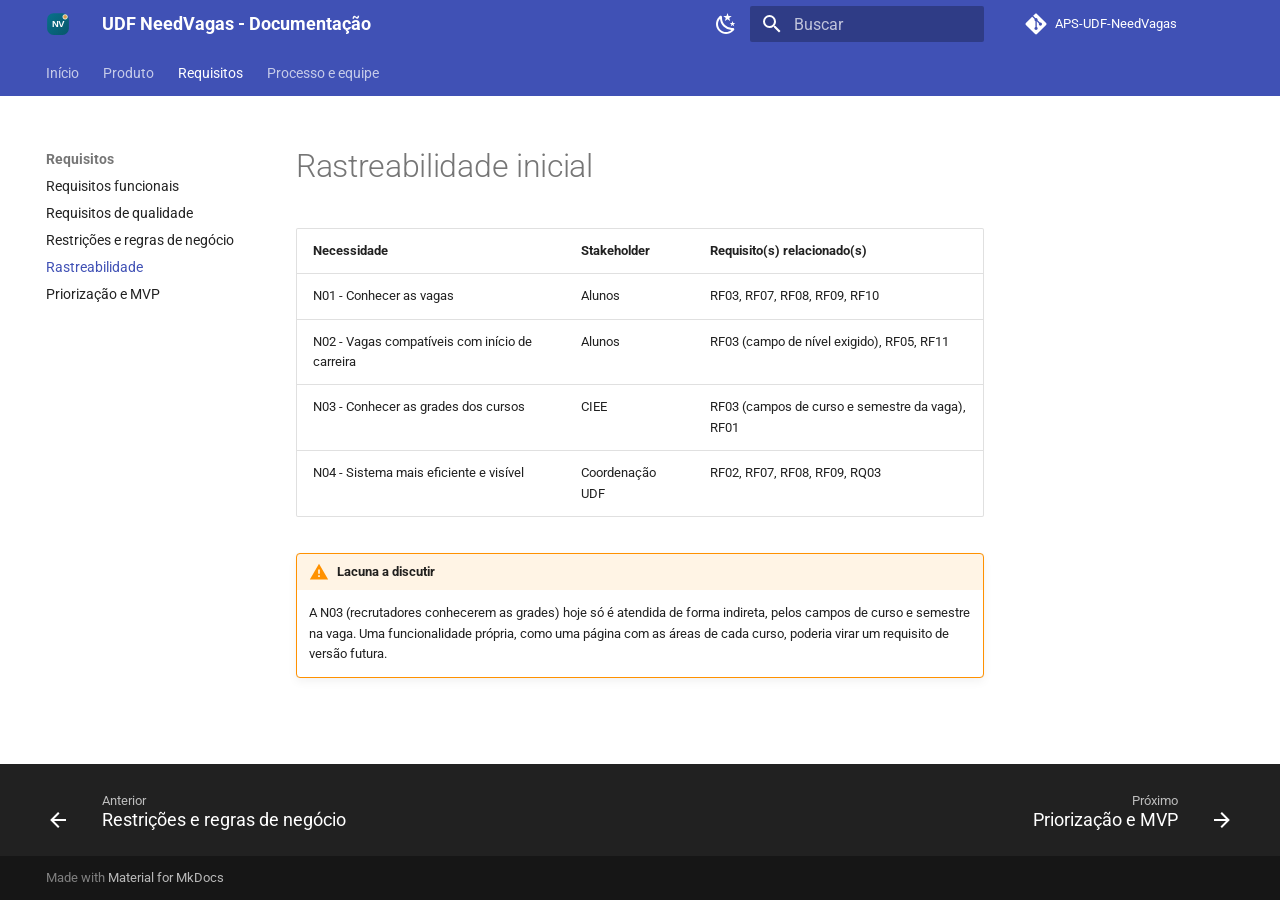
<file: requisitos/rastreabilidade/index.html>
<!doctype html>
<html lang="pt" class="no-js">
  <head>
    
      <meta charset="utf-8">
      <meta name="viewport" content="width=device-width,initial-scale=1">
      
        <meta name="description" content="Documentação do projeto UDF NeedVagas, canal de estágios para alunos da UDF.">
      
      
      
      
        <link rel="prev" href="../restricoes-e-regras/">
      
      
        <link rel="next" href="../priorizacao-e-mvp/">
      
      
        
      
      
      <link rel="icon" href="../../assets/images/favicon.png">
      <meta name="generator" content="mkdocs-1.6.1, mkdocs-material-9.8.2">
    
    
      
        <title>Rastreabilidade - UDF NeedVagas - Documentação</title>
      
    
    
      <link rel="stylesheet" href="../../assets/stylesheets/main.57a0d79d.min.css">
      
        
        <link rel="stylesheet" href="../../assets/stylesheets/palette.fb2fffe2.min.css">
      
      


    
    
      
    
    
      
        
        
        <link rel="preconnect" href="https://fonts.gstatic.com" crossorigin>
        <link rel="stylesheet" href="https://fonts.googleapis.com/css?family=Roboto:300,300i,400,400i,700,700i%7CRoboto+Mono:400,400i,700,700i&display=fallback">
        <style>:root{--md-text-font:"Roboto";--md-code-font:"Roboto Mono"}</style>
      
    
    
      <link rel="stylesheet" href="../../stylesheets/extra.css">
    
    <script>__md_scope=new URL("../..",location),__md_hash=e=>[...e].reduce(((e,_)=>(e<<5)-e+_.charCodeAt(0)),0),__md_get=(e,_=localStorage,t=__md_scope)=>JSON.parse(_.getItem(t.pathname+"."+e)),__md_set=(e,_,t=localStorage,a=__md_scope)=>{try{t.setItem(a.pathname+"."+e,JSON.stringify(_))}catch(e){}}</script>
    
      

    
    
  </head>
  
  
    
    
      
    
    
    
    
    <body dir="ltr" data-md-color-scheme="default" data-md-color-primary="indigo" data-md-color-accent="indigo">
  
    
    <input class="md-toggle" data-md-toggle="drawer" type="checkbox" id="__drawer" autocomplete="off">
    <input class="md-toggle" data-md-toggle="search" type="checkbox" id="__search" autocomplete="off">
    <label class="md-overlay" for="__drawer"></label>
    <div data-md-component="skip">
      
        
        <a href="#rastreabilidade-inicial" class="md-skip">
          Pular para conteúdo
        </a>
      
    </div>
    <div data-md-component="announce">
      
    </div>
    
    
      

<header class="md-header" data-md-component="header">
  <nav class="md-header__inner md-grid" aria-label="Cabeçalho">
    <a href="../.." title="UDF NeedVagas - Documentação" class="md-header__button md-logo" aria-label="UDF NeedVagas - Documentação" data-md-component="logo">
      
  <img src="../../assets/needvagas-logo.svg" alt="logo">

    </a>
    <label class="md-header__button md-icon" for="__drawer">
      
      <svg xmlns="http://www.w3.org/2000/svg" viewBox="0 0 24 24"><path d="M3 6h18v2H3zm0 5h18v2H3zm0 5h18v2H3z"/></svg>
    </label>
    <div class="md-header__title" data-md-component="header-title">
      <div class="md-header__ellipsis">
        <div class="md-header__topic">
          <span class="md-ellipsis">
            UDF NeedVagas - Documentação
          </span>
        </div>
        <div class="md-header__topic" data-md-component="header-topic">
          <span class="md-ellipsis">
            
              Rastreabilidade
            
          </span>
        </div>
      </div>
    </div>
    
      
        <form class="md-header__option" data-md-component="palette">
  
    
    
    
    <input class="md-option" data-md-color-media="(prefers-color-scheme: light)" data-md-color-scheme="default" data-md-color-primary="indigo" data-md-color-accent="indigo"  aria-label="Modo escuro"  type="radio" name="__palette" id="__palette_0">
    
      <label class="md-header__button md-icon" title="Modo escuro" for="__palette_1" hidden>
        <svg xmlns="http://www.w3.org/2000/svg" viewBox="0 0 24 24"><path d="m17.75 4.09-2.53 1.94.91 3.06-2.63-1.81-2.63 1.81.91-3.06-2.53-1.94L12.44 4l1.06-3 1.06 3zm3.5 6.91-1.64 1.25.59 1.98-1.7-1.17-1.7 1.17.59-1.98L15.75 11l2.06-.05L18.5 9l.69 1.95zm-2.28 4.95c.83-.08 1.72 1.1 1.19 1.85-.32.45-.66.87-1.08 1.27C15.17 23 8.84 23 4.94 19.07c-3.91-3.9-3.91-10.24 0-14.14.4-.4.82-.76 1.27-1.08.75-.53 1.93.36 1.85 1.19-.27 2.86.69 5.83 2.89 8.02a9.96 9.96 0 0 0 8.02 2.89m-1.64 2.02a12.08 12.08 0 0 1-7.8-3.47c-2.17-2.19-3.33-5-3.49-7.82-2.81 3.14-2.7 7.96.31 10.98 3.02 3.01 7.84 3.12 10.98.31"/></svg>
      </label>
    
  
    
    
    
    <input class="md-option" data-md-color-media="(prefers-color-scheme: dark)" data-md-color-scheme="slate" data-md-color-primary="indigo" data-md-color-accent="indigo"  aria-label="Modo claro"  type="radio" name="__palette" id="__palette_1">
    
      <label class="md-header__button md-icon" title="Modo claro" for="__palette_0" hidden>
        <svg xmlns="http://www.w3.org/2000/svg" viewBox="0 0 24 24"><path d="M12 7a5 5 0 0 1 5 5 5 5 0 0 1-5 5 5 5 0 0 1-5-5 5 5 0 0 1 5-5m0 2a3 3 0 0 0-3 3 3 3 0 0 0 3 3 3 3 0 0 0 3-3 3 3 0 0 0-3-3m0-7 2.39 3.42C13.65 5.15 12.84 5 12 5s-1.65.15-2.39.42zM3.34 7l4.16-.35A7.2 7.2 0 0 0 5.94 8.5c-.44.74-.69 1.5-.83 2.29zm.02 10 1.76-3.77a7.131 7.131 0 0 0 2.38 4.14zM20.65 7l-1.77 3.79a7.02 7.02 0 0 0-2.38-4.15zm-.01 10-4.14.36c.59-.51 1.12-1.14 1.54-1.86.42-.73.69-1.5.83-2.29zM12 22l-2.41-3.44c.74.27 1.55.44 2.41.44.82 0 1.63-.17 2.37-.44z"/></svg>
      </label>
    
  
</form>
      
    
    
      <script>var palette=__md_get("__palette");if(palette&&palette.color){if("(prefers-color-scheme)"===palette.color.media){var media=matchMedia("(prefers-color-scheme: light)"),input=document.querySelector(media.matches?"[data-md-color-media='(prefers-color-scheme: light)']":"[data-md-color-media='(prefers-color-scheme: dark)']");palette.color.media=input.getAttribute("data-md-color-media"),palette.color.scheme=input.getAttribute("data-md-color-scheme"),palette.color.primary=input.getAttribute("data-md-color-primary"),palette.color.accent=input.getAttribute("data-md-color-accent")}for(var[key,value]of Object.entries(palette.color))document.body.setAttribute("data-md-color-"+key,value)}</script>
    
    
    
      
      
        <label class="md-header__button md-icon" for="__search">
          
          <svg xmlns="http://www.w3.org/2000/svg" viewBox="0 0 24 24"><path d="M9.5 3A6.5 6.5 0 0 1 16 9.5c0 1.61-.59 3.09-1.56 4.23l.27.27h.79l5 5-1.5 1.5-5-5v-.79l-.27-.27A6.52 6.52 0 0 1 9.5 16 6.5 6.5 0 0 1 3 9.5 6.5 6.5 0 0 1 9.5 3m0 2C7 5 5 7 5 9.5S7 14 9.5 14 14 12 14 9.5 12 5 9.5 5"/></svg>
        </label>
        <div class="md-search" data-md-component="search" role="dialog">
  <label class="md-search__overlay" for="__search"></label>
  <div class="md-search__inner" role="search">
    <form class="md-search__form" name="search">
      <input type="text" class="md-search__input" name="query" aria-label="Buscar" placeholder="Buscar" autocapitalize="off" autocorrect="off" autocomplete="off" spellcheck="false" data-md-component="search-query" required>
      <label class="md-search__icon md-icon" for="__search">
        
        <svg xmlns="http://www.w3.org/2000/svg" viewBox="0 0 24 24"><path d="M9.5 3A6.5 6.5 0 0 1 16 9.5c0 1.61-.59 3.09-1.56 4.23l.27.27h.79l5 5-1.5 1.5-5-5v-.79l-.27-.27A6.52 6.52 0 0 1 9.5 16 6.5 6.5 0 0 1 3 9.5 6.5 6.5 0 0 1 9.5 3m0 2C7 5 5 7 5 9.5S7 14 9.5 14 14 12 14 9.5 12 5 9.5 5"/></svg>
        
        <svg xmlns="http://www.w3.org/2000/svg" viewBox="0 0 24 24"><path d="M20 11v2H8l5.5 5.5-1.42 1.42L4.16 12l7.92-7.92L13.5 5.5 8 11z"/></svg>
      </label>
      <nav class="md-search__options" aria-label="Pesquisar">
        
        <button type="reset" class="md-search__icon md-icon" title="Limpar" aria-label="Limpar" tabindex="-1">
          
          <svg xmlns="http://www.w3.org/2000/svg" viewBox="0 0 24 24"><path d="M19 6.41 17.59 5 12 10.59 6.41 5 5 6.41 10.59 12 5 17.59 6.41 19 12 13.41 17.59 19 19 17.59 13.41 12z"/></svg>
        </button>
      </nav>
      
        <div class="md-search__suggest" data-md-component="search-suggest"></div>
      
    </form>
    <div class="md-search__output">
      <div class="md-search__scrollwrap" tabindex="0" data-md-scrollfix>
        <div class="md-search-result" data-md-component="search-result">
          <div class="md-search-result__meta">
            Inicializando busca
          </div>
          <ol class="md-search-result__list" role="presentation"></ol>
        </div>
      </div>
    </div>
  </div>
</div>
      
    
    
      <div class="md-header__source">
        <a href="https://github.com/Caiogms4238/APS" title="Ir para repositório" class="md-source" data-md-component="source">
  <div class="md-source__icon md-icon">
    
    <svg xmlns="http://www.w3.org/2000/svg" viewBox="0 0 448 512"><!--! Font Awesome Free 7.1.0 by @fontawesome - https://fontawesome.com License - https://fontawesome.com/license/free (Icons: CC BY 4.0, Fonts: SIL OFL 1.1, Code: MIT License) Copyright 2025 Fonticons, Inc.--><path d="M439.6 236.1 244 40.5c-5.4-5.5-12.8-8.5-20.4-8.5s-15 3-20.4 8.4L162.5 81l51.5 51.5c27.1-9.1 52.7 16.8 43.4 43.7l49.7 49.7c34.2-11.8 61.2 31 35.5 56.7-26.5 26.5-70.2-2.9-56-37.3L240.3 199v121.9c25.3 12.5 22.3 41.8 9.1 55-6.4 6.4-15.2 10.1-24.3 10.1s-17.8-3.6-24.3-10.1c-17.6-17.6-11.1-46.9 11.2-56v-123c-20.8-8.5-24.6-30.7-18.6-45L142.6 101 8.5 235.1C3 240.6 0 247.9 0 255.5s3 15 8.5 20.4l195.6 195.7c5.4 5.4 12.7 8.4 20.4 8.4s15-3 20.4-8.4l194.7-194.7c5.4-5.4 8.4-12.8 8.4-20.4s-3-15-8.4-20.4"/></svg>
  </div>
  <div class="md-source__repository">
    APS-UDF-NeedVagas
  </div>
</a>
      </div>
    
  </nav>
  
</header>
    
    <div class="md-container" data-md-component="container">
      
      
        
          
            
<nav class="md-tabs" aria-label="Abas" data-md-component="tabs">
  <div class="md-grid">
    <ul class="md-tabs__list">
      
        
  
  
  
  
    <li class="md-tabs__item">
      <a href="../.." class="md-tabs__link">
        
  
  
    
  
  Início

      </a>
    </li>
  

      
        
  
  
  
  
    
    
      <li class="md-tabs__item">
        <a href="../../produto/cenario-atual/" class="md-tabs__link">
          
  
  
  Produto

        </a>
      </li>
    
  

      
        
  
  
  
    
  
  
    
    
      <li class="md-tabs__item md-tabs__item--active">
        <a href="../funcionais/" class="md-tabs__link">
          
  
  
  Requisitos

        </a>
      </li>
    
  

      
        
  
  
  
  
    
    
      <li class="md-tabs__item">
        <a href="../../processo/equipe/" class="md-tabs__link">
          
  
  
  Processo e equipe

        </a>
      </li>
    
  

      
    </ul>
  </div>
</nav>
          
        
      
      <main class="md-main" data-md-component="main">
        <div class="md-main__inner md-grid">
          
            
              
              <div class="md-sidebar md-sidebar--primary" data-md-component="sidebar" data-md-type="navigation" >
                <div class="md-sidebar__scrollwrap">
                  <div class="md-sidebar__inner">
                    


  


<nav class="md-nav md-nav--primary md-nav--lifted" aria-label="Navegação" data-md-level="0">
  <label class="md-nav__title" for="__drawer">
    <a href="../.." title="UDF NeedVagas - Documentação" class="md-nav__button md-logo" aria-label="UDF NeedVagas - Documentação" data-md-component="logo">
      
  <img src="../../assets/needvagas-logo.svg" alt="logo">

    </a>
    UDF NeedVagas - Documentação
  </label>
  
    <div class="md-nav__source">
      <a href="https://github.com/Caiogms4238/APS" title="Ir para repositório" class="md-source" data-md-component="source">
  <div class="md-source__icon md-icon">
    
    <svg xmlns="http://www.w3.org/2000/svg" viewBox="0 0 448 512"><!--! Font Awesome Free 7.1.0 by @fontawesome - https://fontawesome.com License - https://fontawesome.com/license/free (Icons: CC BY 4.0, Fonts: SIL OFL 1.1, Code: MIT License) Copyright 2025 Fonticons, Inc.--><path d="M439.6 236.1 244 40.5c-5.4-5.5-12.8-8.5-20.4-8.5s-15 3-20.4 8.4L162.5 81l51.5 51.5c27.1-9.1 52.7 16.8 43.4 43.7l49.7 49.7c34.2-11.8 61.2 31 35.5 56.7-26.5 26.5-70.2-2.9-56-37.3L240.3 199v121.9c25.3 12.5 22.3 41.8 9.1 55-6.4 6.4-15.2 10.1-24.3 10.1s-17.8-3.6-24.3-10.1c-17.6-17.6-11.1-46.9 11.2-56v-123c-20.8-8.5-24.6-30.7-18.6-45L142.6 101 8.5 235.1C3 240.6 0 247.9 0 255.5s3 15 8.5 20.4l195.6 195.7c5.4 5.4 12.7 8.4 20.4 8.4s15-3 20.4-8.4l194.7-194.7c5.4-5.4 8.4-12.8 8.4-20.4s-3-15-8.4-20.4"/></svg>
  </div>
  <div class="md-source__repository">
    APS-UDF-NeedVagas
  </div>
</a>
    </div>
  
  <ul class="md-nav__list" data-md-scrollfix>
    
      
      
  
  
  
  
    <li class="md-nav__item">
      <a href="../.." class="md-nav__link">
        
  
  
  <span class="md-ellipsis">
    
  
    Início
  

    
  </span>
  
  

      </a>
    </li>
  

    
      
      
  
  
  
  
    
    
    
    
      
      
        
      
    
    
    <li class="md-nav__item md-nav__item--nested">
      
        
        
        <input class="md-nav__toggle md-toggle " type="checkbox" id="__nav_2" >
        
          
          <label class="md-nav__link" for="__nav_2" id="__nav_2_label" tabindex="0">
            
  
  
  <span class="md-ellipsis">
    
  
    Produto
  

    
  </span>
  
  

            <span class="md-nav__icon md-icon"></span>
          </label>
        
        <nav class="md-nav" data-md-level="1" aria-labelledby="__nav_2_label" aria-expanded="false">
          <label class="md-nav__title" for="__nav_2">
            <span class="md-nav__icon md-icon"></span>
            
  
    Produto
  

          </label>
          <ul class="md-nav__list" data-md-scrollfix>
            
              
                
  
  
  
  
    <li class="md-nav__item">
      <a href="../../produto/cenario-atual/" class="md-nav__link">
        
  
  
  <span class="md-ellipsis">
    
  
    Cenário atual
  

    
  </span>
  
  

      </a>
    </li>
  

              
            
              
                
  
  
  
  
    <li class="md-nav__item">
      <a href="../../produto/solucao-proposta/" class="md-nav__link">
        
  
  
  <span class="md-ellipsis">
    
  
    Solução proposta
  

    
  </span>
  
  

      </a>
    </li>
  

              
            
          </ul>
        </nav>
      
    </li>
  

    
      
      
  
  
    
  
  
  
    
    
    
    
      
        
        
      
      
        
      
    
    
    <li class="md-nav__item md-nav__item--active md-nav__item--section md-nav__item--nested">
      
        
        
        <input class="md-nav__toggle md-toggle " type="checkbox" id="__nav_3" checked>
        
          
          <label class="md-nav__link" for="__nav_3" id="__nav_3_label" tabindex="">
            
  
  
  <span class="md-ellipsis">
    
  
    Requisitos
  

    
  </span>
  
  

            <span class="md-nav__icon md-icon"></span>
          </label>
        
        <nav class="md-nav" data-md-level="1" aria-labelledby="__nav_3_label" aria-expanded="true">
          <label class="md-nav__title" for="__nav_3">
            <span class="md-nav__icon md-icon"></span>
            
  
    Requisitos
  

          </label>
          <ul class="md-nav__list" data-md-scrollfix>
            
              
                
  
  
  
  
    <li class="md-nav__item">
      <a href="../funcionais/" class="md-nav__link">
        
  
  
  <span class="md-ellipsis">
    
  
    Requisitos funcionais
  

    
  </span>
  
  

      </a>
    </li>
  

              
            
              
                
  
  
  
  
    <li class="md-nav__item">
      <a href="../qualidade/" class="md-nav__link">
        
  
  
  <span class="md-ellipsis">
    
  
    Requisitos de qualidade
  

    
  </span>
  
  

      </a>
    </li>
  

              
            
              
                
  
  
  
  
    <li class="md-nav__item">
      <a href="../restricoes-e-regras/" class="md-nav__link">
        
  
  
  <span class="md-ellipsis">
    
  
    Restrições e regras de negócio
  

    
  </span>
  
  

      </a>
    </li>
  

              
            
              
                
  
  
    
  
  
  
    <li class="md-nav__item md-nav__item--active">
      
      <input class="md-nav__toggle md-toggle" type="checkbox" id="__toc">
      
      
        
      
      
      <a href="./" class="md-nav__link md-nav__link--active">
        
  
  
  <span class="md-ellipsis">
    
  
    Rastreabilidade
  

    
  </span>
  
  

      </a>
      
    </li>
  

              
            
              
                
  
  
  
  
    <li class="md-nav__item">
      <a href="../priorizacao-e-mvp/" class="md-nav__link">
        
  
  
  <span class="md-ellipsis">
    
  
    Priorização e MVP
  

    
  </span>
  
  

      </a>
    </li>
  

              
            
          </ul>
        </nav>
      
    </li>
  

    
      
      
  
  
  
  
    
    
    
    
      
      
        
      
    
    
    <li class="md-nav__item md-nav__item--nested">
      
        
        
        <input class="md-nav__toggle md-toggle " type="checkbox" id="__nav_4" >
        
          
          <label class="md-nav__link" for="__nav_4" id="__nav_4_label" tabindex="0">
            
  
  
  <span class="md-ellipsis">
    
  
    Processo e equipe
  

    
  </span>
  
  

            <span class="md-nav__icon md-icon"></span>
          </label>
        
        <nav class="md-nav" data-md-level="1" aria-labelledby="__nav_4_label" aria-expanded="false">
          <label class="md-nav__title" for="__nav_4">
            <span class="md-nav__icon md-icon"></span>
            
  
    Processo e equipe
  

          </label>
          <ul class="md-nav__list" data-md-scrollfix>
            
              
                
  
  
  
  
    <li class="md-nav__item">
      <a href="../../processo/equipe/" class="md-nav__link">
        
  
  
  <span class="md-ellipsis">
    
  
    Equipe e stakeholders
  

    
  </span>
  
  

      </a>
    </li>
  

              
            
              
                
  
  
  
  
    <li class="md-nav__item">
      <a href="../../processo/revisao-e-reflexao/" class="md-nav__link">
        
  
  
  <span class="md-ellipsis">
    
  
    Revisão, reflexão e conclusão
  

    
  </span>
  
  

      </a>
    </li>
  

              
            
          </ul>
        </nav>
      
    </li>
  

    
  </ul>
</nav>
                  </div>
                </div>
              </div>
            
            
              
              <div class="md-sidebar md-sidebar--secondary" data-md-component="sidebar" data-md-type="toc" >
                <div class="md-sidebar__scrollwrap">
                  <div class="md-sidebar__inner">
                    

<nav class="md-nav md-nav--secondary" aria-label="Índice">
  
  
  
    
  
  
</nav>
                  </div>
                </div>
              </div>
            
          
          
            <div class="md-content" data-md-component="content">
              
              <article class="md-content__inner md-typeset">
                
                  


  
  


<h1 id="rastreabilidade-inicial">Rastreabilidade inicial<a class="headerlink" href="#rastreabilidade-inicial" title="Permanent link">&para;</a></h1>
<table>
<thead>
<tr>
<th>Necessidade</th>
<th>Stakeholder</th>
<th>Requisito(s) relacionado(s)</th>
</tr>
</thead>
<tbody>
<tr>
<td>N01 - Conhecer as vagas</td>
<td>Alunos</td>
<td>RF03, RF07, RF08, RF09, RF10</td>
</tr>
<tr>
<td>N02 - Vagas compatíveis com início de carreira</td>
<td>Alunos</td>
<td>RF03 (campo de nível exigido), RF05, RF11</td>
</tr>
<tr>
<td>N03 - Conhecer as grades dos cursos</td>
<td>CIEE</td>
<td>RF03 (campos de curso e semestre da vaga), RF01</td>
</tr>
<tr>
<td>N04 - Sistema mais eficiente e visível</td>
<td>Coordenação UDF</td>
<td>RF02, RF07, RF08, RF09, RQ03</td>
</tr>
</tbody>
</table>
<div class="admonition warning">
<p class="admonition-title">Lacuna a discutir</p>
<p>A N03 (recrutadores conhecerem as grades) hoje só é atendida de forma indireta, pelos campos de curso e semestre na vaga. Uma funcionalidade própria, como uma página com as áreas de cada curso, poderia virar um requisito de versão futura.</p>
</div>












                
              </article>
            </div>
          
          
<script>var target=document.getElementById(location.hash.slice(1));target&&target.name&&(target.checked=target.name.startsWith("__tabbed_"))</script>
        </div>
        
          <button type="button" class="md-top md-icon" data-md-component="top" hidden>
  
  <svg xmlns="http://www.w3.org/2000/svg" viewBox="0 0 24 24"><path d="M13 20h-2V8l-5.5 5.5-1.42-1.42L12 4.16l7.92 7.92-1.42 1.42L13 8z"/></svg>
  Voltar para o topo
</button>
        
      </main>
      
        <footer class="md-footer">
  
    
      
      <nav class="md-footer__inner md-grid" aria-label="Rodapé" >
        
          
          <a href="../restricoes-e-regras/" class="md-footer__link md-footer__link--prev" aria-label="Anterior: Restrições e regras de negócio">
            <div class="md-footer__button md-icon">
              
              <svg xmlns="http://www.w3.org/2000/svg" viewBox="0 0 24 24"><path d="M20 11v2H8l5.5 5.5-1.42 1.42L4.16 12l7.92-7.92L13.5 5.5 8 11z"/></svg>
            </div>
            <div class="md-footer__title">
              <span class="md-footer__direction">
                Anterior
              </span>
              <div class="md-ellipsis">
                Restrições e regras de negócio
              </div>
            </div>
          </a>
        
        
          
          <a href="../priorizacao-e-mvp/" class="md-footer__link md-footer__link--next" aria-label="Próximo: Priorização e MVP">
            <div class="md-footer__title">
              <span class="md-footer__direction">
                Próximo
              </span>
              <div class="md-ellipsis">
                Priorização e MVP
              </div>
            </div>
            <div class="md-footer__button md-icon">
              
              <svg xmlns="http://www.w3.org/2000/svg" viewBox="0 0 24 24"><path d="M4 11v2h12l-5.5 5.5 1.42 1.42L19.84 12l-7.92-7.92L10.5 5.5 16 11z"/></svg>
            </div>
          </a>
        
      </nav>
    
  
  <div class="md-footer-meta md-typeset">
    <div class="md-footer-meta__inner md-grid">
      <div class="md-copyright">
  
  
    Made with
    <a href="https://squidfunk.github.io/mkdocs-material/" target="_blank" rel="noopener">
      Material for MkDocs
    </a>
  
</div>
      
    </div>
  </div>
</footer>
      
    </div>
    <div class="md-dialog" data-md-component="dialog">
      <div class="md-dialog__inner md-typeset"></div>
    </div>
    
    
    
      
      
      <script id="__config" type="application/json">{"annotate": null, "base": "../..", "features": ["navigation.tabs", "navigation.sections", "navigation.top", "navigation.footer", "toc.follow", "search.suggest", "search.highlight", "content.code.copy"], "search": "../../assets/javascripts/workers/search.a7633da7.min.js", "tags": null, "translations": {"clipboard.copied": "Copiado para \u00e1rea de transfer\u00eancia", "clipboard.copy": "Copiar para \u00e1rea de transfer\u00eancia", "search.result.more.one": "mais 1 nesta p\u00e1gina", "search.result.more.other": "# mais nesta p\u00e1gina", "search.result.none": "Nenhum documento encontrado", "search.result.one": "1 documento encontrado", "search.result.other": "# documentos encontrados", "search.result.placeholder": "Digite para iniciar a busca", "search.result.term.missing": "Ausente", "select.version": "Selecione a vers\u00e3o"}, "version": null}</script>
    
    
      <script src="../../assets/javascripts/bundle.a5f9d56c.min.js"></script>
      
    
  </body>
</html>
</file>
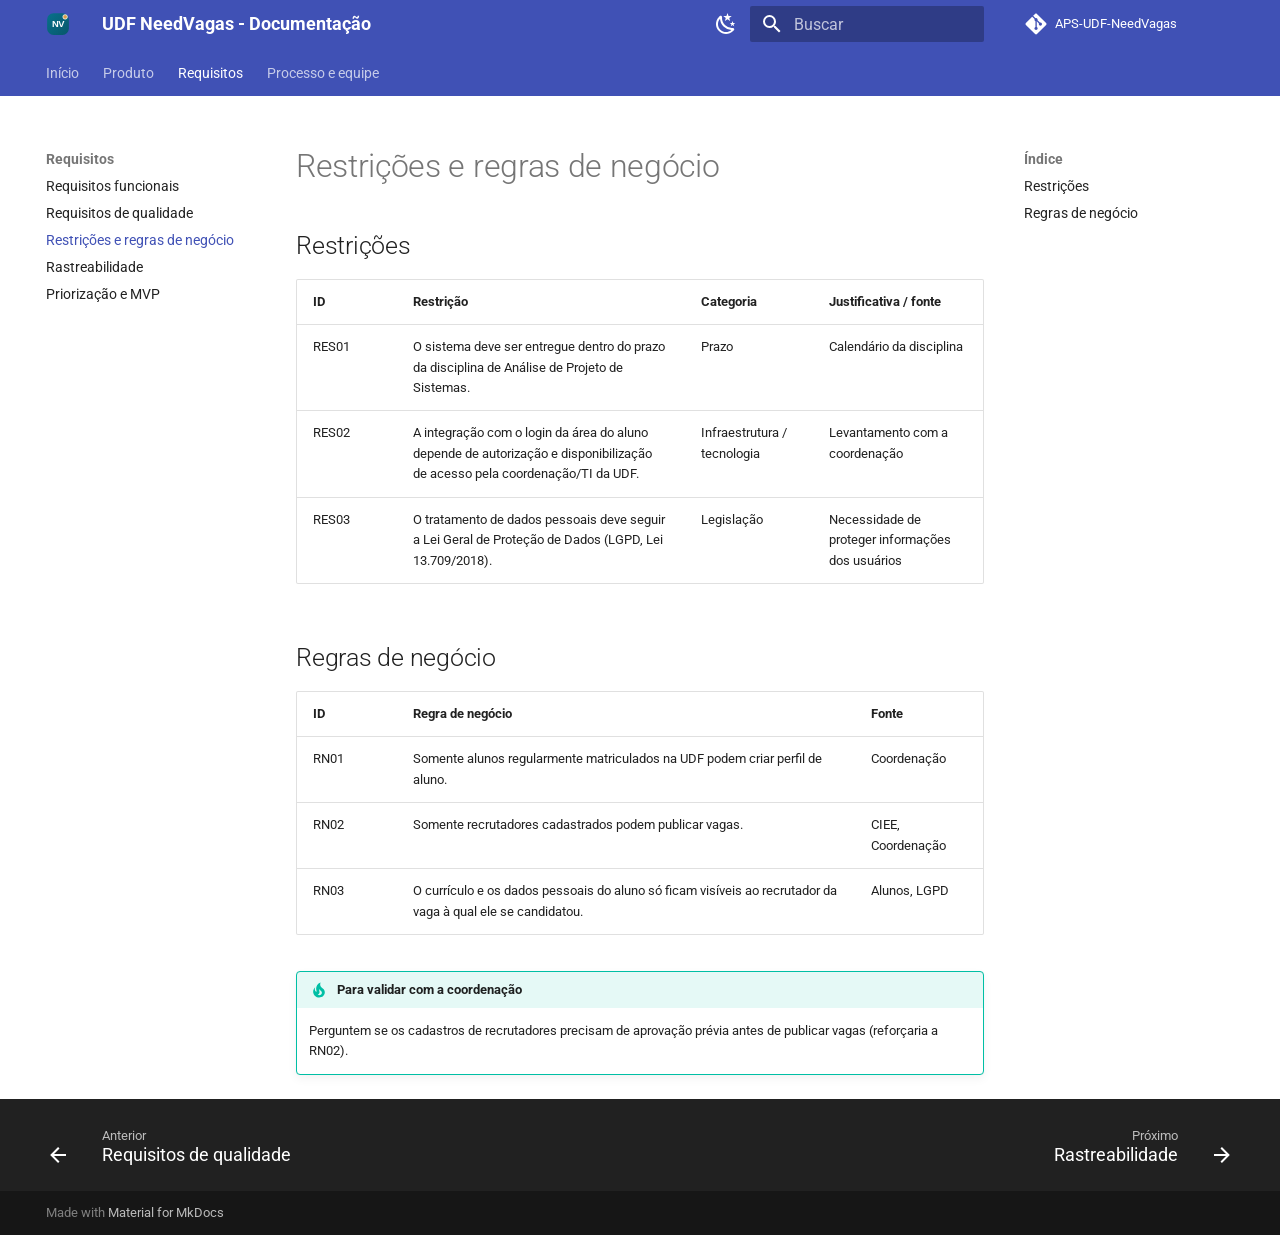
<file: requisitos/restricoes-e-regras/index.html>
<!doctype html>
<html lang="pt" class="no-js">
  <head>
    
      <meta charset="utf-8">
      <meta name="viewport" content="width=device-width,initial-scale=1">
      
        <meta name="description" content="Documentação do projeto UDF NeedVagas, canal de estágios para alunos da UDF.">
      
      
      
      
        <link rel="prev" href="../qualidade/">
      
      
        <link rel="next" href="../rastreabilidade/">
      
      
        
      
      
      <link rel="icon" href="../../assets/images/favicon.png">
      <meta name="generator" content="mkdocs-1.6.1, mkdocs-material-9.8.2">
    
    
      
        <title>Restrições e regras de negócio - UDF NeedVagas - Documentação</title>
      
    
    
      <link rel="stylesheet" href="../../assets/stylesheets/main.57a0d79d.min.css">
      
        
        <link rel="stylesheet" href="../../assets/stylesheets/palette.fb2fffe2.min.css">
      
      


    
    
      
    
    
      
        
        
        <link rel="preconnect" href="https://fonts.gstatic.com" crossorigin>
        <link rel="stylesheet" href="https://fonts.googleapis.com/css?family=Roboto:300,300i,400,400i,700,700i%7CRoboto+Mono:400,400i,700,700i&display=fallback">
        <style>:root{--md-text-font:"Roboto";--md-code-font:"Roboto Mono"}</style>
      
    
    
      <link rel="stylesheet" href="../../stylesheets/extra.css">
    
    <script>__md_scope=new URL("../..",location),__md_hash=e=>[...e].reduce(((e,_)=>(e<<5)-e+_.charCodeAt(0)),0),__md_get=(e,_=localStorage,t=__md_scope)=>JSON.parse(_.getItem(t.pathname+"."+e)),__md_set=(e,_,t=localStorage,a=__md_scope)=>{try{t.setItem(a.pathname+"."+e,JSON.stringify(_))}catch(e){}}</script>
    
      

    
    
  </head>
  
  
    
    
      
    
    
    
    
    <body dir="ltr" data-md-color-scheme="default" data-md-color-primary="indigo" data-md-color-accent="indigo">
  
    
    <input class="md-toggle" data-md-toggle="drawer" type="checkbox" id="__drawer" autocomplete="off">
    <input class="md-toggle" data-md-toggle="search" type="checkbox" id="__search" autocomplete="off">
    <label class="md-overlay" for="__drawer"></label>
    <div data-md-component="skip">
      
        
        <a href="#restricoes-e-regras-de-negocio" class="md-skip">
          Pular para conteúdo
        </a>
      
    </div>
    <div data-md-component="announce">
      
    </div>
    
    
      

<header class="md-header" data-md-component="header">
  <nav class="md-header__inner md-grid" aria-label="Cabeçalho">
    <a href="../.." title="UDF NeedVagas - Documentação" class="md-header__button md-logo" aria-label="UDF NeedVagas - Documentação" data-md-component="logo">
      
  <img src="../../assets/needvagas-logo.svg" alt="logo">

    </a>
    <label class="md-header__button md-icon" for="__drawer">
      
      <svg xmlns="http://www.w3.org/2000/svg" viewBox="0 0 24 24"><path d="M3 6h18v2H3zm0 5h18v2H3zm0 5h18v2H3z"/></svg>
    </label>
    <div class="md-header__title" data-md-component="header-title">
      <div class="md-header__ellipsis">
        <div class="md-header__topic">
          <span class="md-ellipsis">
            UDF NeedVagas - Documentação
          </span>
        </div>
        <div class="md-header__topic" data-md-component="header-topic">
          <span class="md-ellipsis">
            
              Restrições e regras de negócio
            
          </span>
        </div>
      </div>
    </div>
    
      
        <form class="md-header__option" data-md-component="palette">
  
    
    
    
    <input class="md-option" data-md-color-media="(prefers-color-scheme: light)" data-md-color-scheme="default" data-md-color-primary="indigo" data-md-color-accent="indigo"  aria-label="Modo escuro"  type="radio" name="__palette" id="__palette_0">
    
      <label class="md-header__button md-icon" title="Modo escuro" for="__palette_1" hidden>
        <svg xmlns="http://www.w3.org/2000/svg" viewBox="0 0 24 24"><path d="m17.75 4.09-2.53 1.94.91 3.06-2.63-1.81-2.63 1.81.91-3.06-2.53-1.94L12.44 4l1.06-3 1.06 3zm3.5 6.91-1.64 1.25.59 1.98-1.7-1.17-1.7 1.17.59-1.98L15.75 11l2.06-.05L18.5 9l.69 1.95zm-2.28 4.95c.83-.08 1.72 1.1 1.19 1.85-.32.45-.66.87-1.08 1.27C15.17 23 8.84 23 4.94 19.07c-3.91-3.9-3.91-10.24 0-14.14.4-.4.82-.76 1.27-1.08.75-.53 1.93.36 1.85 1.19-.27 2.86.69 5.83 2.89 8.02a9.96 9.96 0 0 0 8.02 2.89m-1.64 2.02a12.08 12.08 0 0 1-7.8-3.47c-2.17-2.19-3.33-5-3.49-7.82-2.81 3.14-2.7 7.96.31 10.98 3.02 3.01 7.84 3.12 10.98.31"/></svg>
      </label>
    
  
    
    
    
    <input class="md-option" data-md-color-media="(prefers-color-scheme: dark)" data-md-color-scheme="slate" data-md-color-primary="indigo" data-md-color-accent="indigo"  aria-label="Modo claro"  type="radio" name="__palette" id="__palette_1">
    
      <label class="md-header__button md-icon" title="Modo claro" for="__palette_0" hidden>
        <svg xmlns="http://www.w3.org/2000/svg" viewBox="0 0 24 24"><path d="M12 7a5 5 0 0 1 5 5 5 5 0 0 1-5 5 5 5 0 0 1-5-5 5 5 0 0 1 5-5m0 2a3 3 0 0 0-3 3 3 3 0 0 0 3 3 3 3 0 0 0 3-3 3 3 0 0 0-3-3m0-7 2.39 3.42C13.65 5.15 12.84 5 12 5s-1.65.15-2.39.42zM3.34 7l4.16-.35A7.2 7.2 0 0 0 5.94 8.5c-.44.74-.69 1.5-.83 2.29zm.02 10 1.76-3.77a7.131 7.131 0 0 0 2.38 4.14zM20.65 7l-1.77 3.79a7.02 7.02 0 0 0-2.38-4.15zm-.01 10-4.14.36c.59-.51 1.12-1.14 1.54-1.86.42-.73.69-1.5.83-2.29zM12 22l-2.41-3.44c.74.27 1.55.44 2.41.44.82 0 1.63-.17 2.37-.44z"/></svg>
      </label>
    
  
</form>
      
    
    
      <script>var palette=__md_get("__palette");if(palette&&palette.color){if("(prefers-color-scheme)"===palette.color.media){var media=matchMedia("(prefers-color-scheme: light)"),input=document.querySelector(media.matches?"[data-md-color-media='(prefers-color-scheme: light)']":"[data-md-color-media='(prefers-color-scheme: dark)']");palette.color.media=input.getAttribute("data-md-color-media"),palette.color.scheme=input.getAttribute("data-md-color-scheme"),palette.color.primary=input.getAttribute("data-md-color-primary"),palette.color.accent=input.getAttribute("data-md-color-accent")}for(var[key,value]of Object.entries(palette.color))document.body.setAttribute("data-md-color-"+key,value)}</script>
    
    
    
      
      
        <label class="md-header__button md-icon" for="__search">
          
          <svg xmlns="http://www.w3.org/2000/svg" viewBox="0 0 24 24"><path d="M9.5 3A6.5 6.5 0 0 1 16 9.5c0 1.61-.59 3.09-1.56 4.23l.27.27h.79l5 5-1.5 1.5-5-5v-.79l-.27-.27A6.52 6.52 0 0 1 9.5 16 6.5 6.5 0 0 1 3 9.5 6.5 6.5 0 0 1 9.5 3m0 2C7 5 5 7 5 9.5S7 14 9.5 14 14 12 14 9.5 12 5 9.5 5"/></svg>
        </label>
        <div class="md-search" data-md-component="search" role="dialog">
  <label class="md-search__overlay" for="__search"></label>
  <div class="md-search__inner" role="search">
    <form class="md-search__form" name="search">
      <input type="text" class="md-search__input" name="query" aria-label="Buscar" placeholder="Buscar" autocapitalize="off" autocorrect="off" autocomplete="off" spellcheck="false" data-md-component="search-query" required>
      <label class="md-search__icon md-icon" for="__search">
        
        <svg xmlns="http://www.w3.org/2000/svg" viewBox="0 0 24 24"><path d="M9.5 3A6.5 6.5 0 0 1 16 9.5c0 1.61-.59 3.09-1.56 4.23l.27.27h.79l5 5-1.5 1.5-5-5v-.79l-.27-.27A6.52 6.52 0 0 1 9.5 16 6.5 6.5 0 0 1 3 9.5 6.5 6.5 0 0 1 9.5 3m0 2C7 5 5 7 5 9.5S7 14 9.5 14 14 12 14 9.5 12 5 9.5 5"/></svg>
        
        <svg xmlns="http://www.w3.org/2000/svg" viewBox="0 0 24 24"><path d="M20 11v2H8l5.5 5.5-1.42 1.42L4.16 12l7.92-7.92L13.5 5.5 8 11z"/></svg>
      </label>
      <nav class="md-search__options" aria-label="Pesquisar">
        
        <button type="reset" class="md-search__icon md-icon" title="Limpar" aria-label="Limpar" tabindex="-1">
          
          <svg xmlns="http://www.w3.org/2000/svg" viewBox="0 0 24 24"><path d="M19 6.41 17.59 5 12 10.59 6.41 5 5 6.41 10.59 12 5 17.59 6.41 19 12 13.41 17.59 19 19 17.59 13.41 12z"/></svg>
        </button>
      </nav>
      
        <div class="md-search__suggest" data-md-component="search-suggest"></div>
      
    </form>
    <div class="md-search__output">
      <div class="md-search__scrollwrap" tabindex="0" data-md-scrollfix>
        <div class="md-search-result" data-md-component="search-result">
          <div class="md-search-result__meta">
            Inicializando busca
          </div>
          <ol class="md-search-result__list" role="presentation"></ol>
        </div>
      </div>
    </div>
  </div>
</div>
      
    
    
      <div class="md-header__source">
        <a href="https://github.com/Caiogms4238/APS" title="Ir para repositório" class="md-source" data-md-component="source">
  <div class="md-source__icon md-icon">
    
    <svg xmlns="http://www.w3.org/2000/svg" viewBox="0 0 448 512"><!--! Font Awesome Free 7.1.0 by @fontawesome - https://fontawesome.com License - https://fontawesome.com/license/free (Icons: CC BY 4.0, Fonts: SIL OFL 1.1, Code: MIT License) Copyright 2025 Fonticons, Inc.--><path d="M439.6 236.1 244 40.5c-5.4-5.5-12.8-8.5-20.4-8.5s-15 3-20.4 8.4L162.5 81l51.5 51.5c27.1-9.1 52.7 16.8 43.4 43.7l49.7 49.7c34.2-11.8 61.2 31 35.5 56.7-26.5 26.5-70.2-2.9-56-37.3L240.3 199v121.9c25.3 12.5 22.3 41.8 9.1 55-6.4 6.4-15.2 10.1-24.3 10.1s-17.8-3.6-24.3-10.1c-17.6-17.6-11.1-46.9 11.2-56v-123c-20.8-8.5-24.6-30.7-18.6-45L142.6 101 8.5 235.1C3 240.6 0 247.9 0 255.5s3 15 8.5 20.4l195.6 195.7c5.4 5.4 12.7 8.4 20.4 8.4s15-3 20.4-8.4l194.7-194.7c5.4-5.4 8.4-12.8 8.4-20.4s-3-15-8.4-20.4"/></svg>
  </div>
  <div class="md-source__repository">
    APS-UDF-NeedVagas
  </div>
</a>
      </div>
    
  </nav>
  
</header>
    
    <div class="md-container" data-md-component="container">
      
      
        
          
            
<nav class="md-tabs" aria-label="Abas" data-md-component="tabs">
  <div class="md-grid">
    <ul class="md-tabs__list">
      
        
  
  
  
  
    <li class="md-tabs__item">
      <a href="../.." class="md-tabs__link">
        
  
  
    
  
  Início

      </a>
    </li>
  

      
        
  
  
  
  
    
    
      <li class="md-tabs__item">
        <a href="../../produto/cenario-atual/" class="md-tabs__link">
          
  
  
  Produto

        </a>
      </li>
    
  

      
        
  
  
  
    
  
  
    
    
      <li class="md-tabs__item md-tabs__item--active">
        <a href="../funcionais/" class="md-tabs__link">
          
  
  
  Requisitos

        </a>
      </li>
    
  

      
        
  
  
  
  
    
    
      <li class="md-tabs__item">
        <a href="../../processo/equipe/" class="md-tabs__link">
          
  
  
  Processo e equipe

        </a>
      </li>
    
  

      
    </ul>
  </div>
</nav>
          
        
      
      <main class="md-main" data-md-component="main">
        <div class="md-main__inner md-grid">
          
            
              
              <div class="md-sidebar md-sidebar--primary" data-md-component="sidebar" data-md-type="navigation" >
                <div class="md-sidebar__scrollwrap">
                  <div class="md-sidebar__inner">
                    


  


<nav class="md-nav md-nav--primary md-nav--lifted" aria-label="Navegação" data-md-level="0">
  <label class="md-nav__title" for="__drawer">
    <a href="../.." title="UDF NeedVagas - Documentação" class="md-nav__button md-logo" aria-label="UDF NeedVagas - Documentação" data-md-component="logo">
      
  <img src="../../assets/needvagas-logo.svg" alt="logo">

    </a>
    UDF NeedVagas - Documentação
  </label>
  
    <div class="md-nav__source">
      <a href="https://github.com/Caiogms4238/APS" title="Ir para repositório" class="md-source" data-md-component="source">
  <div class="md-source__icon md-icon">
    
    <svg xmlns="http://www.w3.org/2000/svg" viewBox="0 0 448 512"><!--! Font Awesome Free 7.1.0 by @fontawesome - https://fontawesome.com License - https://fontawesome.com/license/free (Icons: CC BY 4.0, Fonts: SIL OFL 1.1, Code: MIT License) Copyright 2025 Fonticons, Inc.--><path d="M439.6 236.1 244 40.5c-5.4-5.5-12.8-8.5-20.4-8.5s-15 3-20.4 8.4L162.5 81l51.5 51.5c27.1-9.1 52.7 16.8 43.4 43.7l49.7 49.7c34.2-11.8 61.2 31 35.5 56.7-26.5 26.5-70.2-2.9-56-37.3L240.3 199v121.9c25.3 12.5 22.3 41.8 9.1 55-6.4 6.4-15.2 10.1-24.3 10.1s-17.8-3.6-24.3-10.1c-17.6-17.6-11.1-46.9 11.2-56v-123c-20.8-8.5-24.6-30.7-18.6-45L142.6 101 8.5 235.1C3 240.6 0 247.9 0 255.5s3 15 8.5 20.4l195.6 195.7c5.4 5.4 12.7 8.4 20.4 8.4s15-3 20.4-8.4l194.7-194.7c5.4-5.4 8.4-12.8 8.4-20.4s-3-15-8.4-20.4"/></svg>
  </div>
  <div class="md-source__repository">
    APS-UDF-NeedVagas
  </div>
</a>
    </div>
  
  <ul class="md-nav__list" data-md-scrollfix>
    
      
      
  
  
  
  
    <li class="md-nav__item">
      <a href="../.." class="md-nav__link">
        
  
  
  <span class="md-ellipsis">
    
  
    Início
  

    
  </span>
  
  

      </a>
    </li>
  

    
      
      
  
  
  
  
    
    
    
    
      
      
        
      
    
    
    <li class="md-nav__item md-nav__item--nested">
      
        
        
        <input class="md-nav__toggle md-toggle " type="checkbox" id="__nav_2" >
        
          
          <label class="md-nav__link" for="__nav_2" id="__nav_2_label" tabindex="0">
            
  
  
  <span class="md-ellipsis">
    
  
    Produto
  

    
  </span>
  
  

            <span class="md-nav__icon md-icon"></span>
          </label>
        
        <nav class="md-nav" data-md-level="1" aria-labelledby="__nav_2_label" aria-expanded="false">
          <label class="md-nav__title" for="__nav_2">
            <span class="md-nav__icon md-icon"></span>
            
  
    Produto
  

          </label>
          <ul class="md-nav__list" data-md-scrollfix>
            
              
                
  
  
  
  
    <li class="md-nav__item">
      <a href="../../produto/cenario-atual/" class="md-nav__link">
        
  
  
  <span class="md-ellipsis">
    
  
    Cenário atual
  

    
  </span>
  
  

      </a>
    </li>
  

              
            
              
                
  
  
  
  
    <li class="md-nav__item">
      <a href="../../produto/solucao-proposta/" class="md-nav__link">
        
  
  
  <span class="md-ellipsis">
    
  
    Solução proposta
  

    
  </span>
  
  

      </a>
    </li>
  

              
            
          </ul>
        </nav>
      
    </li>
  

    
      
      
  
  
    
  
  
  
    
    
    
    
      
        
        
      
      
        
      
    
    
    <li class="md-nav__item md-nav__item--active md-nav__item--section md-nav__item--nested">
      
        
        
        <input class="md-nav__toggle md-toggle " type="checkbox" id="__nav_3" checked>
        
          
          <label class="md-nav__link" for="__nav_3" id="__nav_3_label" tabindex="">
            
  
  
  <span class="md-ellipsis">
    
  
    Requisitos
  

    
  </span>
  
  

            <span class="md-nav__icon md-icon"></span>
          </label>
        
        <nav class="md-nav" data-md-level="1" aria-labelledby="__nav_3_label" aria-expanded="true">
          <label class="md-nav__title" for="__nav_3">
            <span class="md-nav__icon md-icon"></span>
            
  
    Requisitos
  

          </label>
          <ul class="md-nav__list" data-md-scrollfix>
            
              
                
  
  
  
  
    <li class="md-nav__item">
      <a href="../funcionais/" class="md-nav__link">
        
  
  
  <span class="md-ellipsis">
    
  
    Requisitos funcionais
  

    
  </span>
  
  

      </a>
    </li>
  

              
            
              
                
  
  
  
  
    <li class="md-nav__item">
      <a href="../qualidade/" class="md-nav__link">
        
  
  
  <span class="md-ellipsis">
    
  
    Requisitos de qualidade
  

    
  </span>
  
  

      </a>
    </li>
  

              
            
              
                
  
  
    
  
  
  
    <li class="md-nav__item md-nav__item--active">
      
      <input class="md-nav__toggle md-toggle" type="checkbox" id="__toc">
      
      
        
      
      
        <label class="md-nav__link md-nav__link--active" for="__toc">
          
  
  
  <span class="md-ellipsis">
    
  
    Restrições e regras de negócio
  

    
  </span>
  
  

          <span class="md-nav__icon md-icon"></span>
        </label>
      
      <a href="./" class="md-nav__link md-nav__link--active">
        
  
  
  <span class="md-ellipsis">
    
  
    Restrições e regras de negócio
  

    
  </span>
  
  

      </a>
      
        

<nav class="md-nav md-nav--secondary" aria-label="Índice">
  
  
  
    
  
  
    <label class="md-nav__title" for="__toc">
      <span class="md-nav__icon md-icon"></span>
      Índice
    </label>
    <ul class="md-nav__list" data-md-component="toc" data-md-scrollfix>
      
        <li class="md-nav__item">
  <a href="#restricoes" class="md-nav__link">
    <span class="md-ellipsis">
      
        Restrições
      
    </span>
  </a>
  
</li>
      
        <li class="md-nav__item">
  <a href="#regras-de-negocio" class="md-nav__link">
    <span class="md-ellipsis">
      
        Regras de negócio
      
    </span>
  </a>
  
</li>
      
    </ul>
  
</nav>
      
    </li>
  

              
            
              
                
  
  
  
  
    <li class="md-nav__item">
      <a href="../rastreabilidade/" class="md-nav__link">
        
  
  
  <span class="md-ellipsis">
    
  
    Rastreabilidade
  

    
  </span>
  
  

      </a>
    </li>
  

              
            
              
                
  
  
  
  
    <li class="md-nav__item">
      <a href="../priorizacao-e-mvp/" class="md-nav__link">
        
  
  
  <span class="md-ellipsis">
    
  
    Priorização e MVP
  

    
  </span>
  
  

      </a>
    </li>
  

              
            
          </ul>
        </nav>
      
    </li>
  

    
      
      
  
  
  
  
    
    
    
    
      
      
        
      
    
    
    <li class="md-nav__item md-nav__item--nested">
      
        
        
        <input class="md-nav__toggle md-toggle " type="checkbox" id="__nav_4" >
        
          
          <label class="md-nav__link" for="__nav_4" id="__nav_4_label" tabindex="0">
            
  
  
  <span class="md-ellipsis">
    
  
    Processo e equipe
  

    
  </span>
  
  

            <span class="md-nav__icon md-icon"></span>
          </label>
        
        <nav class="md-nav" data-md-level="1" aria-labelledby="__nav_4_label" aria-expanded="false">
          <label class="md-nav__title" for="__nav_4">
            <span class="md-nav__icon md-icon"></span>
            
  
    Processo e equipe
  

          </label>
          <ul class="md-nav__list" data-md-scrollfix>
            
              
                
  
  
  
  
    <li class="md-nav__item">
      <a href="../../processo/equipe/" class="md-nav__link">
        
  
  
  <span class="md-ellipsis">
    
  
    Equipe e stakeholders
  

    
  </span>
  
  

      </a>
    </li>
  

              
            
              
                
  
  
  
  
    <li class="md-nav__item">
      <a href="../../processo/revisao-e-reflexao/" class="md-nav__link">
        
  
  
  <span class="md-ellipsis">
    
  
    Revisão, reflexão e conclusão
  

    
  </span>
  
  

      </a>
    </li>
  

              
            
          </ul>
        </nav>
      
    </li>
  

    
  </ul>
</nav>
                  </div>
                </div>
              </div>
            
            
              
              <div class="md-sidebar md-sidebar--secondary" data-md-component="sidebar" data-md-type="toc" >
                <div class="md-sidebar__scrollwrap">
                  <div class="md-sidebar__inner">
                    

<nav class="md-nav md-nav--secondary" aria-label="Índice">
  
  
  
    
  
  
    <label class="md-nav__title" for="__toc">
      <span class="md-nav__icon md-icon"></span>
      Índice
    </label>
    <ul class="md-nav__list" data-md-component="toc" data-md-scrollfix>
      
        <li class="md-nav__item">
  <a href="#restricoes" class="md-nav__link">
    <span class="md-ellipsis">
      
        Restrições
      
    </span>
  </a>
  
</li>
      
        <li class="md-nav__item">
  <a href="#regras-de-negocio" class="md-nav__link">
    <span class="md-ellipsis">
      
        Regras de negócio
      
    </span>
  </a>
  
</li>
      
    </ul>
  
</nav>
                  </div>
                </div>
              </div>
            
          
          
            <div class="md-content" data-md-component="content">
              
              <article class="md-content__inner md-typeset">
                
                  


  
  


<h1 id="restricoes-e-regras-de-negocio">Restrições e regras de negócio<a class="headerlink" href="#restricoes-e-regras-de-negocio" title="Permanent link">&para;</a></h1>
<h2 id="restricoes">Restrições<a class="headerlink" href="#restricoes" title="Permanent link">&para;</a></h2>
<table>
<thead>
<tr>
<th>ID</th>
<th>Restrição</th>
<th>Categoria</th>
<th>Justificativa / fonte</th>
</tr>
</thead>
<tbody>
<tr>
<td>RES01</td>
<td>O sistema deve ser entregue dentro do prazo da disciplina de Análise de Projeto de Sistemas.</td>
<td>Prazo</td>
<td>Calendário da disciplina</td>
</tr>
<tr>
<td>RES02</td>
<td>A integração com o login da área do aluno depende de autorização e disponibilização de acesso pela coordenação/TI da UDF.</td>
<td>Infraestrutura / tecnologia</td>
<td>Levantamento com a coordenação</td>
</tr>
<tr>
<td>RES03</td>
<td>O tratamento de dados pessoais deve seguir a Lei Geral de Proteção de Dados (LGPD, Lei 13.709/2018).</td>
<td>Legislação</td>
<td>Necessidade de proteger informações dos usuários</td>
</tr>
</tbody>
</table>
<h2 id="regras-de-negocio">Regras de negócio<a class="headerlink" href="#regras-de-negocio" title="Permanent link">&para;</a></h2>
<table>
<thead>
<tr>
<th>ID</th>
<th>Regra de negócio</th>
<th>Fonte</th>
</tr>
</thead>
<tbody>
<tr>
<td>RN01</td>
<td>Somente alunos regularmente matriculados na UDF podem criar perfil de aluno.</td>
<td>Coordenação</td>
</tr>
<tr>
<td>RN02</td>
<td>Somente recrutadores cadastrados podem publicar vagas.</td>
<td>CIEE, Coordenação</td>
</tr>
<tr>
<td>RN03</td>
<td>O currículo e os dados pessoais do aluno só ficam visíveis ao recrutador da vaga à qual ele se candidatou.</td>
<td>Alunos, LGPD</td>
</tr>
</tbody>
</table>
<div class="admonition tip">
<p class="admonition-title">Para validar com a coordenação</p>
<p>Perguntem se os cadastros de recrutadores precisam de aprovação prévia antes de publicar vagas (reforçaria a RN02).</p>
</div>












                
              </article>
            </div>
          
          
<script>var target=document.getElementById(location.hash.slice(1));target&&target.name&&(target.checked=target.name.startsWith("__tabbed_"))</script>
        </div>
        
          <button type="button" class="md-top md-icon" data-md-component="top" hidden>
  
  <svg xmlns="http://www.w3.org/2000/svg" viewBox="0 0 24 24"><path d="M13 20h-2V8l-5.5 5.5-1.42-1.42L12 4.16l7.92 7.92-1.42 1.42L13 8z"/></svg>
  Voltar para o topo
</button>
        
      </main>
      
        <footer class="md-footer">
  
    
      
      <nav class="md-footer__inner md-grid" aria-label="Rodapé" >
        
          
          <a href="../qualidade/" class="md-footer__link md-footer__link--prev" aria-label="Anterior: Requisitos de qualidade">
            <div class="md-footer__button md-icon">
              
              <svg xmlns="http://www.w3.org/2000/svg" viewBox="0 0 24 24"><path d="M20 11v2H8l5.5 5.5-1.42 1.42L4.16 12l7.92-7.92L13.5 5.5 8 11z"/></svg>
            </div>
            <div class="md-footer__title">
              <span class="md-footer__direction">
                Anterior
              </span>
              <div class="md-ellipsis">
                Requisitos de qualidade
              </div>
            </div>
          </a>
        
        
          
          <a href="../rastreabilidade/" class="md-footer__link md-footer__link--next" aria-label="Próximo: Rastreabilidade">
            <div class="md-footer__title">
              <span class="md-footer__direction">
                Próximo
              </span>
              <div class="md-ellipsis">
                Rastreabilidade
              </div>
            </div>
            <div class="md-footer__button md-icon">
              
              <svg xmlns="http://www.w3.org/2000/svg" viewBox="0 0 24 24"><path d="M4 11v2h12l-5.5 5.5 1.42 1.42L19.84 12l-7.92-7.92L10.5 5.5 16 11z"/></svg>
            </div>
          </a>
        
      </nav>
    
  
  <div class="md-footer-meta md-typeset">
    <div class="md-footer-meta__inner md-grid">
      <div class="md-copyright">
  
  
    Made with
    <a href="https://squidfunk.github.io/mkdocs-material/" target="_blank" rel="noopener">
      Material for MkDocs
    </a>
  
</div>
      
    </div>
  </div>
</footer>
      
    </div>
    <div class="md-dialog" data-md-component="dialog">
      <div class="md-dialog__inner md-typeset"></div>
    </div>
    
    
    
      
      
      <script id="__config" type="application/json">{"annotate": null, "base": "../..", "features": ["navigation.tabs", "navigation.sections", "navigation.top", "navigation.footer", "toc.follow", "search.suggest", "search.highlight", "content.code.copy"], "search": "../../assets/javascripts/workers/search.a7633da7.min.js", "tags": null, "translations": {"clipboard.copied": "Copiado para \u00e1rea de transfer\u00eancia", "clipboard.copy": "Copiar para \u00e1rea de transfer\u00eancia", "search.result.more.one": "mais 1 nesta p\u00e1gina", "search.result.more.other": "# mais nesta p\u00e1gina", "search.result.none": "Nenhum documento encontrado", "search.result.one": "1 documento encontrado", "search.result.other": "# documentos encontrados", "search.result.placeholder": "Digite para iniciar a busca", "search.result.term.missing": "Ausente", "select.version": "Selecione a vers\u00e3o"}, "version": null}</script>
    
    
      <script src="../../assets/javascripts/bundle.a5f9d56c.min.js"></script>
      
    
  </body>
</html>
</file>
<file: stylesheets/extra.css>
:root {
  --home-ink: #12232c;
  --home-muted: #63727b;
  --home-teal: #08718b;
  --home-teal-dark: #07576b;
  --home-line: rgba(18, 35, 44, .12);
  --home-surface: #fff;
}

.hero {
  padding: 2.2rem 1.6rem;
  border-radius: .6rem;
  margin: 0 0 1.5rem;
  background: linear-gradient(135deg, var(--md-primary-fg-color), var(--md-accent-fg-color));
  color: #fff;
}
.hero h2 { color: #fff; margin: .2rem 0 .6rem; font-size: 2rem; }
.hero p { margin: 0 0 1rem; opacity: .95; }
.hero .md-button { color: #fff; border-color: #fff; }
.hero .md-button--primary { background: #fff; color: var(--md-primary-fg-color); }
.kicker { text-transform: uppercase; letter-spacing: .08em; font-size: .7rem; opacity: .85; }
.stat { text-align: center; }
.stat strong { display: block; font-size: 2rem; line-height: 1.1; }

body:has(.home-hero) { overflow-x: hidden; }
.md-content__inner:has(.home-hero) { max-width: none; }

.home-hero {
  position: relative;
  display: grid;
  place-items: center;
  width: 100vw;
  min-height: 25rem;
  margin: .25rem calc(50% - 50vw) 0;
  padding: 3.5rem clamp(1.25rem, 5vw, 4rem) 2.5rem;
  overflow: hidden;
  background:
    radial-gradient(circle, rgba(20, 54, 67, .13) 1px, transparent 1.3px) 0 0 / 23px 23px,
    radial-gradient(ellipse at 50% 5%, rgba(12, 107, 137, .12), transparent 58%),
    linear-gradient(110deg, #f3fafb 0%, #fff 58%, #fff8ed 100%);
  text-align: center;
}
.home-hero__content { position: relative; z-index: 1; width: min(100%, 55rem); }
.home-kicker {
  margin: 0 0 .8rem;
  color: var(--home-teal);
  font-size: .75rem;
  font-weight: 700;
  letter-spacing: .12em;
  text-transform: uppercase;
}
.home-hero h1 {
  margin: 0;
  color: var(--home-ink);
  font-size: clamp(3rem, 8vw, 6rem);
  font-weight: 800;
  letter-spacing: -.065em;
  line-height: 1.05;
}
.home-hero h1 span {
  background: linear-gradient(105deg, #08718b 5%, #15889a 72%, #d89c49 100%);
  background-clip: text;
  -webkit-text-fill-color: transparent;
}
.home-hero__summary {
  max-width: 39rem;
  margin: 1.2rem auto 1.9rem;
  color: var(--home-muted);
  font-size: clamp(1rem, 2vw, 1.25rem);
  line-height: 1.7;
}
.home-actions { display: flex; flex-wrap: wrap; justify-content: center; gap: .8rem; }
.home-button {
  display: inline-flex;
  align-items: center;
  justify-content: center;
  gap: .65rem;
  min-height: 3.25rem;
  padding: .75rem 1.5rem;
  border: 1px solid var(--home-line);
  border-radius: 999px;
  background: var(--home-surface);
  color: var(--home-ink);
  font-size: .9rem;
  font-weight: 700;
  text-decoration: none;
  transition: transform .18s ease, box-shadow .18s ease, background .18s ease;
}
.home-button:hover { transform: translateY(-2px); box-shadow: 0 .5rem 1.3rem rgba(18, 35, 44, .12); }
.home-button--primary { border-color: var(--home-teal); background: var(--home-teal); color: #fff; }
.home-button--primary:hover { background: var(--home-teal-dark); color: #fff; }
.home-scroll {
  display: inline-flex;
  flex-direction: column;
  align-items: center;
  gap: .2rem;
  margin-top: 1rem;
  color: var(--home-muted);
  font-size: .75rem;
  font-weight: 600;
  text-decoration: none;
}
.home-scroll span { font-size: 1.1rem; line-height: 1; }

.home-stats {
  position: relative;
  z-index: 2;
  width: min(100% - 2rem, 61rem);
  margin: -1.35rem auto 4rem;
  border: 1px solid var(--home-line);
  border-radius: 1rem;
  background: var(--home-surface);
  box-shadow: 0 .8rem 2rem rgba(18, 35, 44, .08);
}
.md-typeset .home-stats > ul:not([hidden]) {
  display: grid;
  grid-template-columns: repeat(4, minmax(0, 1fr));
  margin: 0;
  padding: 0;
  list-style: none;
}
.home-stats li {
  display: flex;
  flex-direction: column;
  align-items: center;
  justify-content: center;
  min-height: 6.5rem;
  padding: 1rem .75rem;
  text-align: center;
}
.home-stats li + li { border-left: 1px solid var(--home-line); }
.home-stats strong { color: var(--home-teal); font-size: 2rem; line-height: 1.1; }
.home-stats li span { margin-top: .35rem; color: var(--home-muted); font-size: .75rem; }

.home-path, .home-history { width: min(100%, 61rem); margin: 0 auto; }
.home-path > .home-kicker { margin-bottom: .35rem; }
.home-path h2, .home-history h2 { margin: 0; color: var(--home-ink); letter-spacing: -.025em; }
.home-path__intro, .home-history > p { color: var(--home-muted); }
.md-typeset ol.home-cards {
  display: grid;
  grid-template-columns: repeat(5, minmax(0, 1fr));
  gap: .9rem;
  margin: 1.5rem 0 4rem;
  padding: 0;
  list-style: none;
}
.home-card {
  position: relative;
  display: flex;
  aspect-ratio: 1;
  flex-direction: column;
  align-items: center;
  justify-content: center;
  gap: .55rem;
  padding: 1rem;
  border: 1px solid var(--home-line);
  border-radius: .85rem;
  background: var(--home-surface);
  color: inherit;
  text-align: center;
  text-decoration: none;
  transition: transform .18s ease, border-color .18s ease, box-shadow .18s ease;
}
.home-card:hover {
  transform: translateY(-3px);
  border-color: rgba(8, 113, 139, .5);
  box-shadow: 0 .7rem 1.6rem rgba(18, 35, 44, .08);
}
.home-card__number { color: var(--home-teal); font-size: .75rem; font-weight: 800; letter-spacing: .08em; }
.home-card strong { color: var(--home-ink); font-size: .92rem; line-height: 1.3; }
.home-card > span:not(.home-card__number):not(.home-card__arrow) { color: var(--home-muted); font-size: .72rem; line-height: 1.45; }
.home-card__arrow { position: absolute; top: .65rem; right: .75rem; color: var(--home-teal); font-size: 1rem; }

.home-history { margin: 0 auto 2rem; padding-top: 1.5rem; border-top: 1px solid var(--home-line); }
.home-history table { display: block; overflow-x: auto; }
.home-note { margin-top: 1rem; border: 1px solid var(--home-line); border-radius: .65rem; }
.home-note summary { padding: .8rem 1rem; color: var(--home-ink); font-weight: 700; cursor: pointer; }
.home-note p { margin: 0; padding: 0 1rem 1rem; color: var(--home-muted); }

[data-md-color-scheme="slate"] {
  --home-ink: #e7eef1;
  --home-muted: #b2c0c6;
  --home-teal: #55bfd0;
  --home-teal-dark: #347f8e;
  --home-line: rgba(231, 238, 241, .14);
  --home-surface: #1d2930;
}
[data-md-color-scheme="slate"] .home-hero {
  background:
    radial-gradient(circle, rgba(180, 214, 222, .12) 1px, transparent 1.3px) 0 0 / 23px 23px,
    radial-gradient(ellipse at 50% 5%, rgba(12, 107, 137, .2), transparent 58%),
    linear-gradient(110deg, #172a32 0%, #1b242b 58%, #30291f 100%);
}
[data-md-color-scheme="slate"] .home-button--primary { color: #fff; }

@media (max-width: 55rem) {
  .home-hero { min-height: 22rem; }
  .md-typeset ol.home-cards { grid-template-columns: repeat(3, minmax(0, 1fr)); }
}
@media (max-width: 38rem) {
  .home-hero { min-height: 21rem; padding-top: 3rem; }
  .home-stats { width: min(100% - 1.25rem, 61rem); }
  .md-typeset .home-stats > ul:not([hidden]) { grid-template-columns: repeat(2, minmax(0, 1fr)); }
  .home-stats li:nth-child(3) { border-left: 0; }
  .home-stats li:nth-child(n + 3) { border-top: 1px solid var(--home-line); }
  .md-typeset ol.home-cards { grid-template-columns: repeat(2, minmax(0, 1fr)); }
  .home-card { min-height: 0; padding: .75rem; gap: .4rem; }
  .home-card strong { font-size: .84rem; }
  .home-card > span:not(.home-card__number):not(.home-card__arrow) { display: none; }
}
</file>
<file: assets/stylesheets/main.57a0d79d.min.css>
@charset "UTF-8";html{box-sizing:border-box;-webkit-text-size-adjust:none;-moz-text-size-adjust:none;text-size-adjust:none}*,:after,:before{box-sizing:inherit}@media(prefers-reduced-motion){*,:after,:before{transition:none!important}}body{margin:0;-webkit-font-smoothing:antialiased;-moz-osx-font-smoothing:grayscale;--md-text-font-family:var(--md-text-font, _),
    -apple-system, BlinkMacSystemFont, Helvetica, Arial, sans-serif;--md-code-font-family:var(--md-code-font, _),
    SFMono-Regular, Consolas, Menlo, monospace}.md-typeset code:not(.focus-visible),a,button,input,label{-webkit-tap-highlight-color:transparent}a{color:inherit;text-decoration:none}hr{box-sizing:initial;display:block;height:.05rem;padding:0;overflow:visible;border:0}small{font-size:80%}sub,sup{line-height:1em}img{border-style:none}table{border-spacing:0;border-collapse:initial}td,th{font-weight:400;vertical-align:top}button{padding:0;margin:0;font-family:inherit;font-size:inherit;background:#0000;border:0}input{border:0;outline:none}:root{--md-primary-fg-color:#4051b5;--md-primary-fg-color--light:#5d6cc0;--md-primary-fg-color--dark:#303fa1;--md-primary-bg-color:#fff;--md-primary-bg-color--light:#ffffffb3;--md-accent-fg-color:#526cfe;--md-accent-fg-color--transparent:#526cfe1a;--md-accent-bg-color:#fff;--md-accent-bg-color--light:#ffffffb3;--md-typeset-table-sort-icon:url("data:image/svg+xml;charset=utf-8,<svg xmlns='http://www.w3.org/2000/svg' viewBox='0 0 24 24'><path d='m18 21-4-4h3V7h-3l4-4 4 4h-3v10h3M2 19v-2h10v2M2 13v-2h7v2M2 7V5h4v2z'/></svg>");--md-typeset-table-sort-icon--asc:url("data:image/svg+xml;charset=utf-8,<svg xmlns='http://www.w3.org/2000/svg' viewBox='0 0 24 24'><path d='M19 17h3l-4 4-4-4h3V3h2M2 17h10v2H2M6 5v2H2V5m0 6h7v2H2z'/></svg>");--md-typeset-table-sort-icon--desc:url("data:image/svg+xml;charset=utf-8,<svg xmlns='http://www.w3.org/2000/svg' viewBox='0 0 24 24'><path d='M19 7h3l-4-4-4 4h3v14h2M2 17h10v2H2M6 5v2H2V5m0 6h7v2H2z'/></svg>")}[data-md-color-scheme=default]{color-scheme:light}[data-md-color-scheme=default] img[src$="#gh-dark-mode-only"],[data-md-color-scheme=default] img[src$="#only-dark"]{display:none}:root,[data-md-color-scheme=default]{--md-hue:225deg;--md-default-fg-color:#000000de;--md-default-fg-color--light:#0000008a;--md-default-fg-color--lighter:#00000052;--md-default-fg-color--lightest:#00000012;--md-default-bg-color:#fff;--md-default-bg-color--light:#ffffffb3;--md-default-bg-color--lighter:#ffffff4d;--md-default-bg-color--lightest:#ffffff1f;--md-code-fg-color:#36464e;--md-code-bg-color:#f5f5f5;--md-code-bg-color--light:#f5f5f5b3;--md-code-bg-color--lighter:#f5f5f54d;--md-code-hl-color:#4287ff;--md-code-hl-color--light:#4287ff1a;--md-code-hl-number-color:#d52a2a;--md-code-hl-special-color:#db1457;--md-code-hl-function-color:#a846b9;--md-code-hl-constant-color:#6e59d9;--md-code-hl-keyword-color:#3f6ec6;--md-code-hl-string-color:#1c7d4d;--md-code-hl-name-color:var(--md-code-fg-color);--md-code-hl-operator-color:var(--md-default-fg-color--light);--md-code-hl-punctuation-color:var(--md-default-fg-color--light);--md-code-hl-comment-color:var(--md-default-fg-color--light);--md-code-hl-generic-color:var(--md-default-fg-color--light);--md-code-hl-variable-color:var(--md-default-fg-color--light);--md-typeset-color:var(--md-default-fg-color);--md-typeset-a-color:var(--md-primary-fg-color);--md-typeset-del-color:#f5503d26;--md-typeset-ins-color:#0bd57026;--md-typeset-kbd-color:#fafafa;--md-typeset-kbd-accent-color:#fff;--md-typeset-kbd-border-color:#b8b8b8;--md-typeset-mark-color:#ffff0080;--md-typeset-table-color:#0000001f;--md-typeset-table-color--light:#00000009;--md-admonition-fg-color:var(--md-default-fg-color);--md-admonition-bg-color:var(--md-default-bg-color);--md-warning-fg-color:#000000de;--md-warning-bg-color:#ff9;--md-footer-fg-color:#fff;--md-footer-fg-color--light:#ffffffb3;--md-footer-fg-color--lighter:#ffffff73;--md-footer-bg-color:#000000de;--md-footer-bg-color--dark:#00000052;--md-shadow-z1:0 0.2rem 0.5rem #0000000d,
    0 0 0.05rem #0000001a;--md-shadow-z2:0 0.2rem 0.5rem #0000001a,
    0 0 0.05rem #00000040;--md-shadow-z3:0 0.2rem 0.5rem #0003,
    0 0 0.05rem #00000059}.md-icon svg{display:block;width:1.2rem;height:1.2rem;fill:currentcolor}aside,body,input{font-family:var(--md-text-font-family);font-feature-settings:"kern","liga";color:var(--md-typeset-color)}code,kbd,pre{font-family:var(--md-code-font-family);font-feature-settings:"kern"}.md-typeset{font-size:.8rem;line-height:1.6;overflow-wrap:break-word;-webkit-print-color-adjust:exact;color-adjust:exact}@media print{.md-typeset{font-size:.68rem}.md-typeset code,.md-typeset kbd,.md-typeset pre{white-space:pre-wrap}}.md-typeset blockquote,.md-typeset dl,.md-typeset figure,.md-typeset ol,.md-typeset pre,.md-typeset ul{margin-top:1em;margin-bottom:1em}.md-typeset h1{margin:0 0 1.25em;font-size:2em;line-height:1.3;color:var(--md-default-fg-color--light)}.md-typeset h1,.md-typeset h2{font-weight:300;letter-spacing:-.01em}.md-typeset h2{margin:1.6em 0 .64em;font-size:1.5625em;line-height:1.4}.md-typeset h3{margin:1.6em 0 .8em;font-size:1.25em;font-weight:400;line-height:1.5;letter-spacing:-.01em}.md-typeset h2+h3{margin-top:.8em}.md-typeset h4{margin:1em 0;font-weight:700;letter-spacing:-.01em}.md-typeset h5,.md-typeset h6{margin:1.25em 0;font-size:.8em;font-weight:700;color:var(--md-default-fg-color--light);letter-spacing:-.01em}.md-typeset h5{text-transform:uppercase}.md-typeset h5 code{text-transform:none}.md-typeset hr{display:flow-root;margin:1.5em 0;border-bottom:.05rem solid var(--md-default-fg-color--lightest)}.md-typeset a{color:var(--md-typeset-a-color);word-break:break-word}.md-typeset a,.md-typeset a:before{transition:color 125ms}.md-typeset a:focus,.md-typeset a:hover{color:var(--md-accent-fg-color)}.md-typeset a:focus code,.md-typeset a:hover code{color:var(--md-accent-fg-color);background-color:var(--md-accent-fg-color--transparent)}.md-typeset a code{color:var(--md-typeset-a-color)}.md-typeset a.focus-visible{outline-color:var(--md-accent-fg-color);outline-offset:.2rem}.md-typeset code,.md-typeset kbd,.md-typeset pre{font-variant-ligatures:none;color:var(--md-code-fg-color);direction:ltr;transition:background-color 125ms}.md-typeset code{padding:0 .2941176471em;font-size:.85em;word-break:break-word;background-color:var(--md-code-bg-color);border-radius:.1rem;-webkit-box-decoration-break:clone;box-decoration-break:clone;transition:color 125ms,background-color 125ms}.md-typeset code:not(.focus-visible){outline:none}.md-typeset pre{position:relative;display:flow-root;line-height:1.4}.md-typeset pre>code{display:block;padding:.7720588235em 1.1764705882em;margin:0;overflow:auto;word-break:normal;touch-action:auto;scrollbar-color:var(--md-default-fg-color--lighter) #0000;scrollbar-width:thin;outline-color:var(--md-accent-fg-color);box-shadow:none;-webkit-box-decoration-break:slice;box-decoration-break:slice}.md-typeset pre>code:hover{scrollbar-color:var(--md-accent-fg-color) #0000}.md-typeset pre>code::-webkit-scrollbar{width:.2rem;height:.2rem}.md-typeset pre>code::-webkit-scrollbar-thumb{background-color:var(--md-default-fg-color--lighter)}.md-typeset pre>code::-webkit-scrollbar-thumb:hover{background-color:var(--md-accent-fg-color)}.md-typeset kbd{display:inline-block;padding:0 .6666666667em;font-size:.75em;color:var(--md-default-fg-color);word-break:break-word;vertical-align:text-top;background-color:var(--md-typeset-kbd-color);border-radius:.1rem;box-shadow:0 .1rem 0 .05rem var(--md-typeset-kbd-border-color),0 .1rem 0 var(--md-typeset-kbd-border-color),0 -.1rem .2rem var(--md-typeset-kbd-accent-color) inset}.md-typeset mark{color:inherit;word-break:break-word;background-color:var(--md-typeset-mark-color);-webkit-box-decoration-break:clone;box-decoration-break:clone}.md-typeset abbr{text-decoration:none;cursor:help}.md-typeset [data-preview],.md-typeset abbr{border-bottom:.05rem dotted var(--md-default-fg-color--light)}.md-typeset small{opacity:.75}[dir=ltr] .md-typeset sub,[dir=ltr] .md-typeset sup{margin-left:.078125em}[dir=rtl] .md-typeset sub,[dir=rtl] .md-typeset sup{margin-right:.078125em}[dir=ltr] .md-typeset blockquote{padding-left:.6rem;border-left:.2rem solid var(--md-default-fg-color--lighter)}[dir=rtl] .md-typeset blockquote{padding-right:.6rem;border-right:.2rem solid var(--md-default-fg-color--lighter)}.md-typeset blockquote{margin-left:0;margin-right:0;color:var(--md-default-fg-color--light)}.md-typeset ul{list-style-type:disc}.md-typeset ul[type]{list-style-type:revert-layer}[dir=ltr] .md-typeset ol,[dir=ltr] .md-typeset ol li ol,[dir=ltr] .md-typeset ol li ul,[dir=ltr] .md-typeset ul,[dir=ltr] .md-typeset ul li ol,[dir=ltr] .md-typeset ul li ul{margin-left:.625em}[dir=rtl] .md-typeset ol,[dir=rtl] .md-typeset ol li ol,[dir=rtl] .md-typeset ol li ul,[dir=rtl] .md-typeset ul,[dir=rtl] .md-typeset ul li ol,[dir=rtl] .md-typeset ul li ul{margin-right:.625em}.md-typeset ol,.md-typeset ul{padding:0}.md-typeset ol:not([hidden]),.md-typeset ul:not([hidden]){display:flow-root}.md-typeset ol ol,.md-typeset ul ol{list-style-type:lower-alpha}.md-typeset ol ol ol,.md-typeset ul ol ol{list-style-type:lower-roman}.md-typeset ol ol ol ol,.md-typeset ul ol ol ol{list-style-type:upper-alpha}.md-typeset ol ol ol ol ol,.md-typeset ul ol ol ol ol{list-style-type:upper-roman}.md-typeset ol[type],.md-typeset ul[type]{list-style-type:revert-layer}[dir=ltr] .md-typeset ol li,[dir=ltr] .md-typeset ul li{margin-left:1.25em}[dir=rtl] .md-typeset ol li,[dir=rtl] .md-typeset ul li{margin-right:1.25em}.md-typeset ol li,.md-typeset ul li{margin-bottom:.5em}.md-typeset ol li blockquote,.md-typeset ol li p,.md-typeset ul li blockquote,.md-typeset ul li p{margin:.5em 0}.md-typeset ol li:last-child,.md-typeset ul li:last-child{margin-bottom:0}.md-typeset ol li ol,.md-typeset ol li ul,.md-typeset ul li ol,.md-typeset ul li ul{margin-top:.5em;margin-bottom:.5em}[dir=ltr] .md-typeset dd{margin-left:1.875em}[dir=rtl] .md-typeset dd{margin-right:1.875em}.md-typeset dd{margin-top:1em;margin-bottom:1.5em}.md-typeset img,.md-typeset svg,.md-typeset video{max-width:100%;height:auto}.md-typeset img[align=left]{margin:1em 1em 1em 0}.md-typeset img[align=right]{margin:1em 0 1em 1em}.md-typeset img[align]:only-child{margin-top:0}.md-typeset figure{display:flow-root;width:fit-content;max-width:100%;margin:1em auto;text-align:center}.md-typeset figure img{display:block;margin:0 auto}.md-typeset figcaption{max-width:24rem;margin:1em auto;font-style:italic}.md-typeset iframe{max-width:100%}.md-typeset table:not([class]){display:inline-block;max-width:100%;overflow:auto;font-size:.64rem;touch-action:auto;background-color:var(--md-default-bg-color);border:.05rem solid var(--md-typeset-table-color);border-radius:.1rem}@media print{.md-typeset table:not([class]){display:table}}.md-typeset table:not([class])+*{margin-top:1.5em}.md-typeset table:not([class]) td>:first-child,.md-typeset table:not([class]) th>:first-child{margin-top:0}.md-typeset table:not([class]) td>:last-child,.md-typeset table:not([class]) th>:last-child{margin-bottom:0}.md-typeset table:not([class]) td:not([align]),.md-typeset table:not([class]) th:not([align]){text-align:left}[dir=rtl] .md-typeset table:not([class]) td:not([align]),[dir=rtl] .md-typeset table:not([class]) th:not([align]){text-align:right}.md-typeset table:not([class]) th{min-width:5rem;padding:.9375em 1.25em;font-weight:700;vertical-align:top}.md-typeset table:not([class]) td{padding:.9375em 1.25em;vertical-align:top;border-top:.05rem solid var(--md-typeset-table-color)}.md-typeset table:not([class]) tbody tr{transition:background-color 125ms}.md-typeset table:not([class]) tbody tr:hover{background-color:var(--md-typeset-table-color--light);box-shadow:0 .05rem 0 var(--md-default-bg-color) inset}.md-typeset table:not([class]) a{word-break:normal}.md-typeset table th[role=columnheader]{cursor:pointer}[dir=ltr] .md-typeset table th[role=columnheader]:after{margin-left:.5em}[dir=rtl] .md-typeset table th[role=columnheader]:after{margin-right:.5em}.md-typeset table th[role=columnheader]:after{display:inline-block;width:1.2em;height:1.2em;vertical-align:text-bottom;content:"";-webkit-mask-image:var(--md-typeset-table-sort-icon);mask-image:var(--md-typeset-table-sort-icon);-webkit-mask-repeat:no-repeat;mask-repeat:no-repeat;-webkit-mask-size:contain;mask-size:contain;transition:background-color 125ms}.md-typeset table th[role=columnheader]:hover:after{background-color:var(--md-default-fg-color--lighter)}.md-typeset table th[role=columnheader][aria-sort=ascending]:after{background-color:var(--md-default-fg-color--light);-webkit-mask-image:var(--md-typeset-table-sort-icon--asc);mask-image:var(--md-typeset-table-sort-icon--asc)}.md-typeset table th[role=columnheader][aria-sort=descending]:after{background-color:var(--md-default-fg-color--light);-webkit-mask-image:var(--md-typeset-table-sort-icon--desc);mask-image:var(--md-typeset-table-sort-icon--desc)}.md-typeset__scrollwrap{margin:1em -.8rem;overflow-x:auto;touch-action:auto}.md-typeset__table{display:inline-block;padding:0 .8rem;margin-bottom:.5em}@media print{.md-typeset__table{display:block}}html .md-typeset__table table{display:table;width:100%;margin:0;overflow:hidden}@media screen and (max-width:44.984375em){.md-content__inner>pre{margin:1em -.8rem}.md-content__inner>pre code{border-radius:0}}.md-typeset .md-author{position:relative;display:block;flex-shrink:0;width:1.6rem;height:1.6rem;overflow:hidden;border-radius:100%;transition:color 125ms,transform 125ms}.md-typeset .md-author img{display:block}.md-typeset .md-author--more{font-size:.6rem;font-weight:700;line-height:1.6rem;color:var(--md-default-fg-color--lighter);text-align:center;background:var(--md-default-fg-color--lightest)}.md-typeset .md-author--long{width:2.4rem;height:2.4rem}.md-typeset a.md-author{transform:scale(1)}.md-typeset a.md-author img{filter:grayscale(100%) opacity(75%);border-radius:100%;transition:filter 125ms}.md-typeset a.md-author:focus,.md-typeset a.md-author:hover{z-index:1;transform:scale(1.1)}.md-typeset a.md-author:focus img,.md-typeset a.md-author:hover img{filter:grayscale(0)}.md-banner{overflow:auto;color:var(--md-footer-fg-color);background-color:var(--md-footer-bg-color)}@media print{.md-banner{display:none}}.md-banner--warning{color:var(--md-warning-fg-color);background-color:var(--md-warning-bg-color)}.md-banner__inner{padding:0 .8rem;margin:.6rem auto;font-size:.7rem}[dir=ltr] .md-banner__button{float:right}[dir=rtl] .md-banner__button{float:left}.md-banner__button{color:inherit;cursor:pointer;transition:opacity .25s}.no-js .md-banner__button{display:none}.md-banner__button:hover{opacity:.7}html{height:100%;overflow-x:hidden;font-size:125%}@media screen and (min-width:100em){html{font-size:137.5%}}@media screen and (min-width:125em){html{font-size:150%}}body{position:relative;display:flex;flex-direction:column;width:100%;min-height:100%;font-size:.5rem;background-color:var(--md-default-bg-color)}@media print{body{display:block}}@media screen and (max-width:59.984375em){body[data-md-scrolllock]{position:fixed}}.md-grid{max-width:61rem;margin-left:auto;margin-right:auto}.md-container{display:flex;flex-grow:1;flex-direction:column}@media print{.md-container{display:block}}.md-main{flex-grow:1}.md-main__inner{display:flex;height:100%;margin-top:1.5rem}.md-ellipsis{overflow:hidden;text-overflow:ellipsis}.md-toggle{display:none}.md-option{position:absolute;width:0;height:0;opacity:0}.md-option:checked+label:not([hidden]){display:block}.md-option.focus-visible+label{outline-style:auto;outline-color:var(--md-accent-fg-color)}.md-skip{position:fixed;z-index:-1;padding:.3rem .5rem;margin:.5rem;font-size:.64rem;color:var(--md-default-bg-color);background-color:var(--md-default-fg-color);border-radius:.1rem;outline-color:var(--md-accent-fg-color);opacity:0;transform:translateY(.4rem)}.md-skip:focus{z-index:10;opacity:1;transition:transform .25s cubic-bezier(.4,0,.2,1),opacity 175ms 75ms;transform:translateY(0)}@page{margin:25mm}:root{--md-clipboard-icon:url("data:image/svg+xml;charset=utf-8,<svg xmlns='http://www.w3.org/2000/svg' viewBox='0 0 24 24'><path d='M19 21H8V7h11m0-2H8a2 2 0 0 0-2 2v14a2 2 0 0 0 2 2h11a2 2 0 0 0 2-2V7a2 2 0 0 0-2-2m-3-4H4a2 2 0 0 0-2 2v14h2V3h12z'/></svg>");--md-code-select-icon:url("data:image/svg+xml;charset=utf-8,<svg xmlns='http://www.w3.org/2000/svg' viewBox='0 0 24 24'><path d='M19 19h-4v2h4c1.1 0 2-.9 2-2v-4h-2m0-12h-4v2h4v4h2V5c0-1.1-.9-2-2-2M5 5h4V3H5c-1.1 0-2 .9-2 2v4h2m0 6H3v4c0 1.1.9 2 2 2h4v-2H5zm2-4h2v2H7zm4 0h2v2h-2zm4 0h2v2h-2zM7 7h2v2H7zm4 0h2v2h-2zm4 0h2v2h-2zm-8 8h2v2H7zm4 0h2v2h-2zm4 0h2v2h-2z'/></svg>");--md-code-copy-icon:url("data:image/svg+xml;charset=utf-8,<svg xmlns='http://www.w3.org/2000/svg' viewBox='0 0 24 24'><path d='M19 21H8V7h11m0-2H8a2 2 0 0 0-2 2v14a2 2 0 0 0 2 2h11a2 2 0 0 0 2-2V7a2 2 0 0 0-2-2m-3-4H4a2 2 0 0 0-2 2v14h2V3h12z'/></svg>")}.md-clipboard{z-index:1;width:1.5em;height:1.5em;color:var(--md-default-fg-color--lightest);cursor:pointer;border-radius:.1rem;outline-color:var(--md-accent-fg-color);outline-offset:.1rem;transition:color .25s}@media print{.md-clipboard{display:none}}.md-clipboard:not(.focus-visible){outline:none;-webkit-tap-highlight-color:transparent}:hover>.md-clipboard{color:var(--md-default-fg-color--light)}.md-clipboard:focus,.md-clipboard:hover{color:var(--md-accent-fg-color)}.md-clipboard:after{display:block;width:1.125em;height:1.125em;margin:0 auto;content:"";background-color:currentcolor;-webkit-mask-image:var(--md-clipboard-icon);mask-image:var(--md-clipboard-icon);-webkit-mask-repeat:no-repeat;mask-repeat:no-repeat;-webkit-mask-position:center;mask-position:center;-webkit-mask-size:contain;mask-size:contain}.md-clipboard--inline{cursor:pointer}.md-clipboard--inline code{transition:color .25s,background-color .25s}.md-clipboard--inline:focus code,.md-clipboard--inline:hover code{color:var(--md-accent-fg-color);background-color:var(--md-accent-fg-color--transparent)}.md-typeset .md-code__content{display:grid}.md-code__nav{position:absolute;top:.25em;right:.25em;z-index:1;display:flex;gap:.2rem;padding:.2rem;background-color:var(--md-code-bg-color--lighter);border-radius:.1rem;transition:background-color .25s}:hover>.md-code__nav{background-color:var(--md-code-bg-color--light)}.md-code__button{display:block;width:1.5em;height:1.5em;color:var(--md-default-fg-color--lightest);cursor:pointer;outline-color:var(--md-accent-fg-color);outline-offset:.1rem;transition:color .25s}:hover>*>.md-code__button{color:var(--md-default-fg-color--light)}.md-code__button.focus-visible,.md-code__button:hover{color:var(--md-accent-fg-color)}.md-code__button--active{color:var(--md-default-fg-color)!important}.md-code__button:after{display:block;width:1.125em;height:1.125em;margin:0 auto;content:"";background-color:currentcolor;-webkit-mask-repeat:no-repeat;mask-repeat:no-repeat;-webkit-mask-position:center;mask-position:center;-webkit-mask-size:contain;mask-size:contain}.md-code__button[data-md-type=select]:after{-webkit-mask-image:var(--md-code-select-icon);mask-image:var(--md-code-select-icon)}.md-code__button[data-md-type=copy]:after{-webkit-mask-image:var(--md-code-copy-icon);mask-image:var(--md-code-copy-icon)}@keyframes consent{0%{opacity:0;transform:translateY(100%)}to{opacity:1;transform:translateY(0)}}@keyframes overlay{0%{opacity:0}to{opacity:1}}.md-consent__overlay{position:fixed;top:0;z-index:5;width:100%;height:100%;background-color:#0000008a;-webkit-backdrop-filter:blur(.1rem);backdrop-filter:blur(.1rem);opacity:1;animation:overlay .25s both}.md-consent__inner{position:fixed;bottom:0;z-index:5;width:100%;max-height:100%;padding:0;overflow:auto;background-color:var(--md-default-bg-color);border:0;border-radius:.1rem;box-shadow:0 0 .2rem #0000001a,0 .2rem .4rem #0003;animation:consent .5s cubic-bezier(.1,.7,.1,1) both}.md-consent__form{padding:.8rem}.md-consent__settings{display:none;margin:1em 0}input:checked+.md-consent__settings{display:block}.md-consent__controls{margin-bottom:.8rem}.md-typeset .md-consent__controls .md-button{display:inline}@media screen and (max-width:44.984375em){.md-typeset .md-consent__controls .md-button{display:block;width:100%;margin-top:.4rem;text-align:center}}.md-consent label{cursor:pointer}.md-content{flex-grow:1;min-width:0}.md-content__inner{padding-top:.6rem;margin:0 .8rem 1.2rem}@media screen and (min-width:76.25em){[dir=ltr] .md-sidebar--primary:not([hidden])~.md-content>.md-content__inner,[dir=rtl] .md-sidebar--secondary:not([hidden])~.md-content>.md-content__inner{margin-left:1.2rem}[dir=ltr] .md-sidebar--secondary:not([hidden])~.md-content>.md-content__inner,[dir=rtl] .md-sidebar--primary:not([hidden])~.md-content>.md-content__inner{margin-right:1.2rem}}.md-content__inner:before{display:block;height:.4rem;content:""}.md-content__inner>:last-child{margin-bottom:0}[dir=ltr] .md-content__button{float:right;margin-left:.4rem}[dir=rtl] .md-content__button{float:left;margin-right:.4rem}.md-content__button{padding:0;margin:.4rem 0}@media print{.md-content__button{display:none}}.md-typeset .md-content__button{color:var(--md-default-fg-color--lighter)}.md-content__button svg{display:inline;vertical-align:top}[dir=rtl] .md-content__button svg{transform:scaleX(-1)}[dir=ltr] .md-dialog{right:.8rem}[dir=rtl] .md-dialog{left:.8rem}.md-dialog{position:fixed;bottom:.8rem;z-index:4;min-width:11.1rem;padding:.4rem .6rem;pointer-events:none;background-color:var(--md-default-fg-color);border-radius:.1rem;box-shadow:var(--md-shadow-z3);opacity:0;transition:transform 0s .4s,opacity .4s;transform:translateY(100%)}@media print{.md-dialog{display:none}}.md-dialog--active{pointer-events:auto;opacity:1;transition:transform .4s cubic-bezier(.075,.85,.175,1),opacity .4s;transform:translateY(0)}.md-dialog__inner{font-size:.7rem;color:var(--md-default-bg-color)}.md-feedback{margin:2em 0 1em;text-align:center}.md-feedback fieldset{padding:0;margin:0;border:none}.md-feedback__title{margin:1em auto;font-weight:700}.md-feedback__inner{position:relative}.md-feedback__list{position:relative;display:flex;flex-wrap:wrap;place-content:baseline center}.md-feedback__list:hover .md-icon:not(:disabled){color:var(--md-default-fg-color--lighter)}:disabled .md-feedback__list{min-height:1.8rem}.md-feedback__icon{flex-shrink:0;margin:0 .1rem;color:var(--md-default-fg-color--light);cursor:pointer;transition:color 125ms}.md-feedback__icon:not(:disabled).md-icon:hover{color:var(--md-accent-fg-color)}.md-feedback__icon:disabled{color:var(--md-default-fg-color--lightest);pointer-events:none}.md-feedback__note{position:relative;opacity:0;transition:transform .4s cubic-bezier(.1,.7,.1,1),opacity .15s;transform:translateY(.4rem)}.md-feedback__note>*{max-width:16rem;margin:0 auto}:disabled .md-feedback__note{opacity:1;transform:translateY(0)}@media print{.md-feedback,.md-footer{display:none}}.md-footer{color:var(--md-footer-fg-color);background-color:var(--md-footer-bg-color)}.md-footer__inner{justify-content:space-between;padding:.2rem;overflow:auto}.md-footer__inner:not([hidden]){display:flex}.md-footer__link{display:flex;flex-grow:.01;align-items:end;max-width:100%;margin-top:1rem;margin-bottom:.4rem;overflow:hidden;outline-color:var(--md-accent-fg-color);transition:opacity .25s}.md-footer__link:focus,.md-footer__link:hover{opacity:.7}[dir=rtl] .md-footer__link svg{transform:scaleX(-1)}@media screen and (max-width:44.984375em){.md-footer__link--prev{flex-shrink:0}.md-footer__link--prev .md-footer__title{display:none}}[dir=ltr] .md-footer__link--next{margin-left:auto}.md-footer__link--next{text-align:right}[dir=rtl] .md-footer__link--next{margin-right:auto;text-align:left}.md-footer__title{flex-grow:1;max-width:calc(100% - 2.4rem);padding:0 1rem;margin-bottom:.7rem;font-size:.9rem;white-space:nowrap}.md-footer__button{padding:.4rem;margin:.2rem}.md-footer__direction{font-size:.64rem;opacity:.7}.md-footer-meta{background-color:var(--md-footer-bg-color--dark)}.md-footer-meta__inner{display:flex;flex-wrap:wrap;justify-content:space-between;padding:.2rem}html .md-footer-meta.md-typeset a{color:var(--md-footer-fg-color--light)}html .md-footer-meta.md-typeset a:focus,html .md-footer-meta.md-typeset a:hover{color:var(--md-footer-fg-color)}.md-copyright{width:100%;padding:.4rem 0;margin:auto .6rem;font-size:.64rem;color:var(--md-footer-fg-color--lighter)}.md-copyright__highlight{color:var(--md-footer-fg-color--light)}.md-social{display:inline-flex;gap:.2rem;padding:.2rem 0 .6rem;margin:0 .4rem}@media screen and (min-width:45em){.md-copyright{width:auto}.md-social{padding:.6rem 0}}.md-social__link{display:inline-block;width:1.6rem;height:1.6rem;text-align:center}.md-social__link:before{line-height:1.9}.md-social__link svg{max-height:.8rem;vertical-align:-25%;fill:currentcolor}.md-typeset .md-button{display:inline-block;padding:.625em 2em;font-weight:700;color:var(--md-primary-fg-color);cursor:pointer;border:.1rem solid;border-radius:.1rem;transition:color 125ms,background-color 125ms,border-color 125ms}.md-typeset .md-button--primary{color:var(--md-primary-bg-color);background-color:var(--md-primary-fg-color);border-color:var(--md-primary-fg-color)}.md-typeset .md-button:focus,.md-typeset .md-button:hover{color:var(--md-accent-bg-color);background-color:var(--md-accent-fg-color);border-color:var(--md-accent-fg-color)}[dir=ltr] .md-typeset .md-input,[dir=rtl] .md-typeset .md-input{border-top-left-radius:.1rem}[dir=ltr] .md-typeset .md-input,[dir=rtl] .md-typeset .md-input{border-top-right-radius:.1rem}.md-typeset .md-input{height:1.8rem;padding:0 .6rem;font-size:.8rem;border-bottom:.1rem solid var(--md-default-fg-color--lighter);box-shadow:var(--md-shadow-z1);transition:border .25s,box-shadow .25s}.md-typeset .md-input:focus,.md-typeset .md-input:hover{border-bottom-color:var(--md-accent-fg-color);box-shadow:var(--md-shadow-z2)}.md-typeset .md-input--stretch{width:100%}.md-header{position:sticky;left:0;right:0;top:0;z-index:4;display:block;color:var(--md-primary-bg-color);background-color:var(--md-primary-fg-color);box-shadow:0 0 .2rem #0000,0 .2rem .4rem #0000}@media print{.md-header{display:none}}.md-header[hidden]{transition:transform .25s cubic-bezier(.8,0,.6,1),box-shadow .25s;transform:translateY(-100%)}.md-header--shadow{box-shadow:0 0 .2rem #0000001a,0 .2rem .4rem #0003;transition:transform .25s cubic-bezier(.1,.7,.1,1),box-shadow .25s}.md-header__inner{display:flex;align-items:center;padding:0 .2rem}.md-header__button{position:relative;z-index:1;padding:.4rem;margin:.2rem;color:currentcolor;vertical-align:middle;cursor:pointer;outline-color:var(--md-accent-fg-color);transition:opacity .25s}.md-header__button:hover{opacity:.7}.md-header__button:not([hidden]){display:inline-block}.md-header__button:not(.focus-visible){outline:none;-webkit-tap-highlight-color:transparent}.md-header__button.md-logo{padding:.4rem;margin:.2rem}@media screen and (max-width:76.234375em){.md-header__button.md-logo{display:none}}.md-header__button.md-logo img,.md-header__button.md-logo svg{display:block;width:auto;height:1.2rem;fill:currentcolor}@media screen and (min-width:60em){.md-header__button[for=__search]{display:none}}.no-js .md-header__button[for=__search]{display:none}[dir=rtl] .md-header__button[for=__search] svg{transform:scaleX(-1)}@media screen and (min-width:76.25em){.md-header__button[for=__drawer]{display:none}}.md-header__topic{position:absolute;display:flex;max-width:100%;white-space:nowrap;transition:transform .4s cubic-bezier(.1,.7,.1,1),opacity .15s}.md-header__topic+.md-header__topic{z-index:-1;pointer-events:none;opacity:0;transition:transform .4s cubic-bezier(1,.7,.1,.1),opacity .15s;transform:translateX(1.25rem)}[dir=rtl] .md-header__topic+.md-header__topic{transform:translateX(-1.25rem)}.md-draft,.md-header__topic:first-child,.md-nav__title{font-weight:700}[dir=ltr] .md-header__title{margin-left:1rem;margin-right:.4rem}[dir=rtl] .md-header__title{margin-right:1rem;margin-left:.4rem}.md-header__title{flex-grow:1;height:2.4rem;font-size:.9rem;line-height:2.4rem}.md-header__title--active .md-header__topic{z-index:-1;pointer-events:none;opacity:0;transition:transform .4s cubic-bezier(1,.7,.1,.1),opacity .15s;transform:translateX(-1.25rem)}[dir=rtl] .md-header__title--active .md-header__topic{transform:translateX(1.25rem)}.md-header__title--active .md-header__topic+.md-header__topic{z-index:0;pointer-events:auto;opacity:1;transition:transform .4s cubic-bezier(.1,.7,.1,1),opacity .15s;transform:translateX(0)}.md-header__title>.md-header__ellipsis{position:relative;width:100%;height:100%}.md-header__option{display:flex;flex-shrink:0;max-width:100%;white-space:nowrap;transition:max-width 0s .25s,opacity .25s .25s}[data-md-toggle=search]:checked~.md-header .md-header__option{max-width:0;opacity:0;transition:max-width,opacity}.md-header__option>input{bottom:0}.md-header__source{display:none}@media screen and (min-width:60em){[dir=ltr] .md-header__source{margin-left:1rem}[dir=rtl] .md-header__source{margin-right:1rem}.md-header__source{display:block;width:11.7rem;max-width:11.7rem}}@media screen and (min-width:76.25em){[dir=ltr] .md-header__source{margin-left:1.4rem}[dir=rtl] .md-header__source{margin-right:1.4rem}}.md-meta{font-size:.7rem;line-height:1.3;color:var(--md-default-fg-color--light)}.md-meta__list{display:inline-flex;flex-wrap:wrap;padding:0;margin:0;list-style:none}.md-meta__item:not(:last-child):after{margin-left:.2rem;margin-right:.2rem;content:"·"}.md-meta__link{color:var(--md-typeset-a-color)}.md-meta__link:focus,.md-meta__link:hover{color:var(--md-accent-fg-color)}.md-draft{display:inline-block;padding-left:.5714285714em;padding-right:.5714285714em;color:#fff;background-color:#ff1744;border-radius:.125em}:root{--md-nav-icon--prev:url("data:image/svg+xml;charset=utf-8,<svg xmlns='http://www.w3.org/2000/svg' viewBox='0 0 24 24'><path d='M20 11v2H8l5.5 5.5-1.42 1.42L4.16 12l7.92-7.92L13.5 5.5 8 11z'/></svg>");--md-nav-icon--next:url("data:image/svg+xml;charset=utf-8,<svg xmlns='http://www.w3.org/2000/svg' viewBox='0 0 24 24'><path d='M8.59 16.58 13.17 12 8.59 7.41 10 6l6 6-6 6z'/></svg>");--md-toc-icon:url("data:image/svg+xml;charset=utf-8,<svg xmlns='http://www.w3.org/2000/svg' viewBox='0 0 24 24'><path d='M3 9h14V7H3zm0 4h14v-2H3zm0 4h14v-2H3zm16 0h2v-2h-2zm0-10v2h2V7zm0 6h2v-2h-2z'/></svg>");--md-path-icon:url("data:image/svg+xml;charset=utf-8,<svg xmlns='http://www.w3.org/2000/svg' viewBox='0 0 24 24'><path d='M8.59 16.58 13.17 12 8.59 7.41 10 6l6 6-6 6z'/></svg>");--md-post-pin-icon:url("data:image/svg+xml;charset=utf-8,<svg xmlns='http://www.w3.org/2000/svg' viewBox='0 0 24 24'><path d='M16 12V4h1V2H7v2h1v8l-2 2v2h5.2v6h1.6v-6H18v-2z'/></svg>");--md-progress-value:0;--md-progress-delay:400ms;--md-search-result-icon:url("data:image/svg+xml;charset=utf-8,<svg xmlns='http://www.w3.org/2000/svg' viewBox='0 0 24 24'><path d='M14 2H6a2 2 0 0 0-2 2v16a2 2 0 0 0 2 2h7c-.41-.25-.8-.56-1.14-.9-.33-.33-.61-.7-.86-1.1H6V4h7v5h5v1.18c.71.16 1.39.43 2 .82V8zm6.31 16.9c1.33-2.11.69-4.9-1.4-6.22-2.11-1.33-4.91-.68-6.22 1.4-1.34 2.11-.69 4.89 1.4 6.22 1.46.93 3.32.93 4.79.02L22 23.39 23.39 22zm-3.81.1a2.5 2.5 0 0 1-2.5-2.5 2.5 2.5 0 0 1 2.5-2.5 2.5 2.5 0 0 1 2.5 2.5 2.5 2.5 0 0 1-2.5 2.5'/></svg>")}.md-nav,.md-nav__link .md-typeset{font-size:.7rem;line-height:1.3}.md-nav__title{display:block;padding:0 .6rem;overflow:hidden;color:var(--md-default-fg-color--light);text-overflow:ellipsis}.md-nav__title .md-nav__button{display:none}.md-nav__title .md-nav__button img{width:auto;height:100%}.md-nav__title .md-nav__button.md-logo img,.md-nav__title .md-nav__button.md-logo svg{display:block;width:auto;max-width:100%;height:2.4rem;object-fit:contain;fill:currentcolor}.md-nav__list{padding:0;margin:0;list-style:none}.md-nav__link{display:flex;gap:.4rem;align-items:flex-start;margin-top:.625em;scroll-snap-align:start;transition:color 125ms}.md-nav__link--passed,.md-nav__link--passed code{color:var(--md-default-fg-color--light)}.md-nav__item .md-nav__link--active,.md-nav__item .md-nav__link--active code{color:var(--md-typeset-a-color)}.md-nav__link .md-ellipsis{position:relative}.md-nav__link .md-ellipsis code{word-break:normal}[dir=ltr] .md-nav__link .md-icon:last-child{margin-left:auto}[dir=rtl] .md-nav__link .md-icon:last-child{margin-right:auto}.md-nav__link svg{position:relative;flex-shrink:0;height:1.3em;fill:currentcolor}.md-nav__link[for]:focus,.md-nav__link[for]:hover,.md-nav__link[href]:focus,.md-nav__link[href]:hover{color:var(--md-accent-fg-color);cursor:pointer}.md-nav__link[for]:focus code,.md-nav__link[for]:hover code,.md-nav__link[href]:focus code,.md-nav__link[href]:hover code{color:var(--md-accent-fg-color);background-color:var(--md-accent-fg-color--transparent)}.md-nav__link.focus-visible,.md-pagination__link.focus-visible{outline-color:var(--md-accent-fg-color);outline-offset:.2rem}.md-nav--primary .md-nav__link[for=__toc]{display:none}.md-nav--primary .md-nav__link[for=__toc] .md-icon:after{display:block;width:100%;height:100%;background-color:currentcolor;-webkit-mask-image:var(--md-toc-icon);mask-image:var(--md-toc-icon)}.md-nav--primary .md-nav__link[for=__toc]~.md-nav,.md-nav__source{display:none}.md-nav__container>.md-nav__link{margin-top:0}.md-nav__container>.md-nav__link:first-child{flex-grow:1;min-width:0}.md-nav__icon{flex-shrink:0}@media screen and (max-width:76.234375em){.md-nav--primary,.md-nav--primary .md-nav{position:absolute;left:0;right:0;top:0;z-index:1;display:flex;flex-direction:column;height:100%;background-color:var(--md-default-bg-color)}.md-nav--primary .md-nav__item,.md-nav--primary .md-nav__title{font-size:.8rem;line-height:1.5}.md-nav--primary .md-nav__title{position:relative;height:5.6rem;padding:3rem .8rem .2rem;line-height:2.4rem;color:var(--md-default-fg-color--light);white-space:nowrap;cursor:pointer;background-color:var(--md-default-fg-color--lightest)}[dir=ltr] .md-nav--primary .md-nav__title .md-nav__icon{left:.4rem}[dir=rtl] .md-nav--primary .md-nav__title .md-nav__icon{right:.4rem}.md-nav--primary .md-nav__title .md-nav__icon{position:absolute;top:.4rem;display:block;width:1.2rem;height:1.2rem;margin:.2rem}.md-nav--primary .md-nav__title .md-nav__icon:after{display:block;width:100%;height:100%;content:"";background-color:currentcolor;-webkit-mask-image:var(--md-nav-icon--prev);mask-image:var(--md-nav-icon--prev);-webkit-mask-repeat:no-repeat;mask-repeat:no-repeat;-webkit-mask-position:center;mask-position:center;-webkit-mask-size:contain;mask-size:contain}.md-nav--primary .md-nav__title~.md-nav__list{overflow-y:auto;touch-action:pan-y;scroll-snap-type:y mandatory;background-color:var(--md-default-bg-color);box-shadow:0 .05rem 0 var(--md-default-fg-color--lightest) inset}.md-nav--primary .md-nav__title~.md-nav__list>:first-child{border-top:0}.md-nav--primary .md-nav__title[for=__drawer]{font-weight:700;color:var(--md-primary-bg-color);background-color:var(--md-primary-fg-color)}.md-nav--primary .md-nav__title .md-logo{position:absolute;left:.2rem;right:.2rem;top:.2rem;display:block;padding:.4rem;margin:.2rem}.md-nav--primary .md-nav__list{flex:1}.md-nav--primary .md-nav__item{border-top:.05rem solid var(--md-default-fg-color--lightest)}.md-nav--primary .md-nav__item--active>.md-nav__link{color:var(--md-typeset-a-color)}.md-nav--primary .md-nav__item--active>.md-nav__link:focus,.md-nav--primary .md-nav__item--active>.md-nav__link:hover{color:var(--md-accent-fg-color)}.md-nav--primary .md-nav__link{padding:.6rem .8rem;margin-top:0}.md-nav--primary .md-nav__link svg{margin-top:.1em}.md-nav--primary .md-nav__link>.md-nav__link{padding:0}[dir=ltr] .md-nav--primary .md-nav__link .md-nav__icon{margin-right:-.2rem}[dir=rtl] .md-nav--primary .md-nav__link .md-nav__icon{margin-left:-.2rem}.md-nav--primary .md-nav__link .md-nav__icon{width:1.2rem;height:1.2rem;font-size:1.2rem}.md-nav--primary .md-nav__link .md-nav__icon:after{display:block;width:100%;height:100%;content:"";background-color:currentcolor;-webkit-mask-image:var(--md-nav-icon--next);mask-image:var(--md-nav-icon--next);-webkit-mask-repeat:no-repeat;mask-repeat:no-repeat;-webkit-mask-position:center;mask-position:center;-webkit-mask-size:contain;mask-size:contain}[dir=rtl] .md-nav--primary .md-nav__icon:after{transform:scale(-1)}.md-nav--primary .md-nav--secondary .md-nav{position:static;background-color:initial}[dir=ltr] .md-nav--primary .md-nav--secondary .md-nav .md-nav__link{padding-left:1.4rem}[dir=rtl] .md-nav--primary .md-nav--secondary .md-nav .md-nav__link{padding-right:1.4rem}[dir=ltr] .md-nav--primary .md-nav--secondary .md-nav .md-nav .md-nav__link{padding-left:2rem}[dir=rtl] .md-nav--primary .md-nav--secondary .md-nav .md-nav .md-nav__link{padding-right:2rem}[dir=ltr] .md-nav--primary .md-nav--secondary .md-nav .md-nav .md-nav .md-nav__link{padding-left:2.6rem}[dir=rtl] .md-nav--primary .md-nav--secondary .md-nav .md-nav .md-nav .md-nav__link{padding-right:2.6rem}[dir=ltr] .md-nav--primary .md-nav--secondary .md-nav .md-nav .md-nav .md-nav .md-nav__link{padding-left:3.2rem}[dir=rtl] .md-nav--primary .md-nav--secondary .md-nav .md-nav .md-nav .md-nav .md-nav__link{padding-right:3.2rem}.md-nav--secondary{background-color:initial}.md-nav__toggle~.md-nav{display:flex;opacity:0;transition:transform .25s cubic-bezier(.8,0,.6,1),opacity 125ms 50ms;transform:translateX(100%)}[dir=rtl] .md-nav__toggle~.md-nav{transform:translateX(-100%)}.md-nav__toggle:checked~.md-nav{opacity:1;transition:transform .25s cubic-bezier(.4,0,.2,1),opacity 125ms 125ms;transform:translateX(0)}.md-nav__toggle:checked~.md-nav>.md-nav__list{backface-visibility:hidden}}@media screen and (max-width:59.984375em){.md-nav--primary .md-nav__link[for=__toc]{display:flex}.md-nav--primary .md-nav__link[for=__toc] .md-icon:after{content:""}.md-nav--primary .md-nav__link[for=__toc]+.md-nav__link{display:none}.md-nav--primary .md-nav__link[for=__toc]~.md-nav{display:flex}.md-nav__source{display:block;padding:0 .2rem;color:var(--md-primary-bg-color);background-color:var(--md-primary-fg-color--dark)}}@media screen and (min-width:60em) and (max-width:76.234375em){.md-nav--integrated .md-nav__link[for=__toc]{display:flex}.md-nav--integrated .md-nav__link[for=__toc] .md-icon:after{content:""}.md-nav--integrated .md-nav__link[for=__toc]+.md-nav__link{display:none}.md-nav--integrated .md-nav__link[for=__toc]~.md-nav{display:flex}}@media screen and (min-width:60em){.md-nav{margin-bottom:-.4rem}.md-nav--secondary .md-nav__title{position:sticky;top:0;z-index:1;background:var(--md-default-bg-color);box-shadow:0 0 .4rem .4rem var(--md-default-bg-color)}.md-nav--secondary .md-nav__title[for=__toc]{scroll-snap-align:start}.md-nav--secondary .md-nav__title .md-nav__icon{display:none}[dir=ltr] .md-nav--secondary .md-nav__list{padding-left:.6rem}[dir=rtl] .md-nav--secondary .md-nav__list{padding-right:.6rem}.md-nav--secondary .md-nav__list{padding-bottom:.4rem}[dir=ltr] .md-nav--secondary .md-nav__item>.md-nav__link{margin-right:.4rem}[dir=rtl] .md-nav--secondary .md-nav__item>.md-nav__link{margin-left:.4rem}}@media screen and (min-width:76.25em){.md-nav{margin-bottom:-.4rem;transition:max-height .25s cubic-bezier(.86,0,.07,1)}.md-nav--primary .md-nav__title{position:sticky;top:0;z-index:1;background:var(--md-default-bg-color);box-shadow:0 0 .4rem .4rem var(--md-default-bg-color)}.md-nav--primary .md-nav__title[for=__drawer]{scroll-snap-align:start}.md-nav--primary .md-nav__title .md-nav__icon{display:none}[dir=ltr] .md-nav--primary .md-nav__list{padding-left:.6rem}[dir=rtl] .md-nav--primary .md-nav__list{padding-right:.6rem}.md-nav--primary .md-nav__list{padding-bottom:.4rem}[dir=ltr] .md-nav--primary .md-nav__item>.md-nav__link{margin-right:.4rem}[dir=rtl] .md-nav--primary .md-nav__item>.md-nav__link{margin-left:.4rem}.md-nav__toggle~.md-nav{display:grid;grid-template-rows:minmax(.4rem,0fr);visibility:collapse;opacity:0;transition:grid-template-rows .25s cubic-bezier(.86,0,.07,1),opacity .25s,visibility 0s .25s}.md-nav__toggle~.md-nav>.md-nav__list{overflow:hidden}.md-nav__toggle.md-toggle--indeterminate~.md-nav,.md-nav__toggle:checked~.md-nav{grid-template-rows:minmax(.4rem,1fr);visibility:visible;opacity:1;transition:grid-template-rows .25s cubic-bezier(.86,0,.07,1),opacity .15s .1s,visibility}.md-nav__toggle.md-toggle--indeterminate~.md-nav{transition:none}.md-nav__item--nested>.md-nav>.md-nav__title{display:none}.md-nav__item--section{display:block;margin:1.25em 0}.md-nav__item--section:last-child{margin-bottom:0}.md-nav__item--section>.md-nav__link{font-weight:700}.md-nav--lifted>.md-nav__list>.md-nav__item>[for],.md-nav__item--section>.md-nav__link[for]{color:var(--md-default-fg-color--light)}.md-nav--lifted>.md-nav__list>.md-nav__item--active>.md-nav__link:not(.md-nav__container),.md-nav__item--section>.md-nav__link:not(.md-nav__container){pointer-events:none}.md-nav__item--section>.md-nav__link .md-icon,.md-nav__item--section>.md-nav__link>[for]{display:none}[dir=ltr] .md-nav__item--section>.md-nav{margin-left:-.6rem}[dir=rtl] .md-nav__item--section>.md-nav{margin-right:-.6rem}.md-nav__item--section>.md-nav{display:block;visibility:visible;opacity:1}.md-nav__item--section>.md-nav>.md-nav__list>.md-nav__item{padding:0}.md-nav__icon{width:.9rem;height:.9rem;border-radius:100%;transition:background-color .25s}.md-nav__icon:hover{background-color:var(--md-accent-fg-color--transparent)}.md-nav__icon:after{display:inline-block;width:100%;height:100%;vertical-align:-.1rem;content:"";background-color:currentcolor;border-radius:100%;-webkit-mask-image:var(--md-nav-icon--next);mask-image:var(--md-nav-icon--next);-webkit-mask-repeat:no-repeat;mask-repeat:no-repeat;-webkit-mask-position:center;mask-position:center;-webkit-mask-size:contain;mask-size:contain;transition:transform .25s}[dir=rtl] .md-nav__icon:after{transform:rotate(180deg)}.md-nav__item--nested .md-nav__toggle:checked~.md-nav__link .md-nav__icon:after,.md-nav__item--nested .md-toggle--indeterminate~.md-nav__link .md-nav__icon:after{transform:rotate(90deg)}.md-nav--lifted>.md-nav__list>.md-nav__item,.md-nav--lifted>.md-nav__title{display:none}.md-nav--lifted>.md-nav__list>.md-nav__item--active{display:block}.md-nav--lifted>.md-nav__list>.md-nav__item--active>.md-nav__link{position:sticky;top:0;z-index:1;margin-top:0;background:var(--md-default-bg-color);box-shadow:0 0 .4rem .4rem var(--md-default-bg-color)}.md-nav--lifted>.md-nav__list>.md-nav__item--active.md-nav__item--section{margin:0}[dir=ltr] .md-nav--lifted>.md-nav__list>.md-nav__item>.md-nav:not(.md-nav--secondary){margin-left:-.6rem}[dir=rtl] .md-nav--lifted>.md-nav__list>.md-nav__item>.md-nav:not(.md-nav--secondary){margin-right:-.6rem}.md-nav--lifted .md-nav[data-md-level="1"]{grid-template-rows:minmax(.4rem,1fr);visibility:visible;opacity:1}[dir=ltr] .md-nav--integrated>.md-nav__list>.md-nav__item--active .md-nav--secondary{border-left:.05rem solid var(--md-primary-fg-color)}[dir=rtl] .md-nav--integrated>.md-nav__list>.md-nav__item--active .md-nav--secondary{border-right:.05rem solid var(--md-primary-fg-color)}.md-nav--integrated>.md-nav__list>.md-nav__item--active .md-nav--secondary{display:block;margin-bottom:1.25em;visibility:visible;opacity:1}.md-nav--integrated>.md-nav__list>.md-nav__item--active .md-nav--secondary>.md-nav__list{padding-bottom:0;overflow:visible}.md-nav--integrated>.md-nav__list>.md-nav__item--active .md-nav--secondary>.md-nav__title{display:none}}.md-pagination{gap:.4rem;font-size:.8rem;font-weight:700}.md-pagination,.md-pagination>*{display:flex;align-items:center;justify-content:center}.md-pagination>*{min-width:1.8rem;height:1.8rem;text-align:center;border-radius:.2rem}.md-pagination__current{color:var(--md-default-fg-color--light);background-color:var(--md-default-fg-color--lightest)}.md-pagination__link{transition:color 125ms,background-color 125ms}.md-pagination__link:focus,.md-pagination__link:hover{color:var(--md-accent-fg-color);background-color:var(--md-accent-fg-color--transparent)}.md-pagination__link:focus svg,.md-pagination__link:hover svg{color:var(--md-accent-fg-color)}.md-pagination__link svg{display:block;width:1.2rem;max-height:100%;color:var(--md-default-fg-color--lighter);fill:currentcolor}.md-path{padding-top:1.2rem;margin:0 .8rem;overflow:auto;font-size:.7rem}.md-path:not([hidden]){display:block}@media screen and (min-width:76.25em){.md-path{margin:0 1.2rem}}.md-path__list{display:flex;gap:.2rem;align-items:center;padding:0;margin:0;list-style:none}.md-path__item:not(:first-child){display:inline-flex;gap:.2rem;white-space:nowrap}.md-path__item:not(:first-child):before{display:inline;width:.8rem;height:.8rem;content:"";background-color:var(--md-default-fg-color--lighter);-webkit-mask-image:var(--md-path-icon);mask-image:var(--md-path-icon)}.md-path__link{display:flex;align-items:center;color:var(--md-default-fg-color--light)}.md-path__link:focus,.md-path__link:hover,.md-post .md-post__meta a:focus,.md-post .md-post__meta a:hover{color:var(--md-accent-fg-color)}.md-post__back{padding-bottom:1.2rem;margin-bottom:1.2rem;border-bottom:.05rem solid var(--md-default-fg-color--lightest)}@media screen and (max-width:76.234375em){.md-post__back{display:none}}[dir=rtl] .md-post__back svg{transform:scaleX(-1)}.md-post__authors{display:flex;flex-direction:column;gap:.6rem;margin:0 .6rem 1.2rem}.md-post .md-post__meta a{transition:color 125ms}.md-post__title{font-weight:700;color:var(--md-default-fg-color--light)}.md-post--excerpt{margin-bottom:3.2rem}.md-post--excerpt .md-post__header{display:flex;gap:.6rem;align-items:center;min-height:1.6rem}.md-post--excerpt .md-post__authors{display:inline-flex;flex-direction:row;gap:.2rem;align-items:center;min-height:2.4rem;margin:0}[dir=ltr] .md-post--excerpt .md-post__meta .md-meta__list{margin-right:.4rem}[dir=rtl] .md-post--excerpt .md-post__meta .md-meta__list{margin-left:.4rem}.md-post--excerpt .md-post__content>:first-child{--md-scroll-margin:6rem;margin-top:0}.md-post>.md-nav--secondary{margin:1em 0}.md-pin{padding:.2rem;margin-top:-.05rem;background:var(--md-default-fg-color--lightest);border-radius:1rem}.md-pin:after{display:block;width:.6rem;height:.6rem;margin:0 auto;content:"";background-color:currentcolor;-webkit-mask-image:var(--md-post-pin-icon);mask-image:var(--md-post-pin-icon);-webkit-mask-repeat:no-repeat;mask-repeat:no-repeat;-webkit-mask-position:center;mask-position:center;-webkit-mask-size:contain;mask-size:contain}.md-profile{display:flex;gap:.6rem;align-items:center;width:100%;font-size:.7rem;line-height:1.4}.md-profile__description{flex-grow:1}.md-content--post{display:flex}.md-content--post>.md-content__inner{flex-grow:1;min-width:0}@media screen and (min-width:76.25em){[dir=ltr] .md-content--post>.md-content__inner{margin-left:1.2rem}[dir=rtl] .md-content--post>.md-content__inner{margin-right:1.2rem}}@media screen and (max-width:76.234375em){.md-content--post{flex-flow:column-reverse}.md-sidebar.md-sidebar--post{position:static;width:100%;padding:0}.md-sidebar.md-sidebar--post .md-sidebar__scrollwrap{overflow:visible}.md-sidebar.md-sidebar--post .md-sidebar__inner{padding:0}.md-sidebar.md-sidebar--post .md-post__meta{margin-left:.6rem;margin-right:.6rem}.md-sidebar.md-sidebar--post .md-nav__item{display:inline;border:none}.md-sidebar.md-sidebar--post .md-nav__list{display:inline-flex;flex-wrap:wrap;gap:.6rem;padding-top:.6rem;padding-bottom:.6rem}.md-sidebar.md-sidebar--post .md-nav__link{padding:0}.md-sidebar.md-sidebar--post .md-nav{position:static;height:auto;margin-bottom:0}}.md-progress{position:fixed;top:0;z-index:4;width:100%;height:.075rem;background:var(--md-primary-bg-color);opacity:min(clamp(0,var(--md-progress-value),1),clamp(0,100 - var(--md-progress-value),1));transition:transform .5s cubic-bezier(.19,1,.22,1),opacity .25s var(--md-progress-delay);transform:scaleX(calc(var(--md-progress-value) * 1%));transform-origin:left}.md-search{position:relative}.no-js .md-search{display:none}.md-search__overlay{z-index:1;opacity:0}@media screen and (max-width:59.984375em){[dir=ltr] .md-search__overlay{left:-2.2rem}[dir=rtl] .md-search__overlay{right:-2.2rem}.md-search__overlay{position:absolute;top:-1rem;width:2rem;height:2rem;overflow:hidden;pointer-events:none;background-color:var(--md-default-bg-color);border-radius:1rem;transition:transform .3s .1s,opacity .2s .2s;transform-origin:center}[data-md-toggle=search]:checked~.md-header .md-search__overlay{opacity:1;transition:transform .4s,opacity .1s}}@media screen and (min-width:60em){.md-search{padding:.2rem 0}[dir=ltr] .md-search__overlay{left:0}[dir=rtl] .md-search__overlay{right:0}.md-search__overlay{position:fixed;top:0;width:0;height:0;cursor:pointer;background-color:#0000008a;transition:width 0s .25s,height 0s .25s,opacity .25s}[data-md-toggle=search]:checked~.md-header .md-search__overlay{width:100%;height:200vh;opacity:1;transition:width,height,opacity .25s}}@media screen and (max-width:29.984375em){[data-md-toggle=search]:checked~.md-header .md-search__overlay{transform:scale(45)}}@media screen and (min-width:30em) and (max-width:44.984375em){[data-md-toggle=search]:checked~.md-header .md-search__overlay{transform:scale(60)}}@media screen and (min-width:45em) and (max-width:59.984375em){[data-md-toggle=search]:checked~.md-header .md-search__overlay{transform:scale(75)}}.md-search__inner,.md-search__scrollwrap,.md-sidebar__scrollwrap{backface-visibility:hidden}@media screen and (max-width:59.984375em){[dir=ltr] .md-search__inner{left:0}.md-search__inner{position:fixed;top:0;z-index:2;width:0;height:0;overflow:hidden;opacity:0;transition:width 0s .3s,height 0s .3s,transform .15s cubic-bezier(.4,0,.2,1) .15s,opacity .15s .15s;transform:translateX(5%)}[dir=rtl] .md-search__inner{right:0;transform:translateX(-5%)}[data-md-toggle=search]:checked~.md-header .md-search__inner{width:100%;height:100%;opacity:1;transition:width,height,transform .15s cubic-bezier(.1,.7,.1,1) .15s,opacity .15s .15s;transform:translateX(0)}}@media screen and (min-width:60em){[dir=ltr] .md-search__inner{float:right}[dir=rtl] .md-search__inner{float:left}.md-search__inner{position:relative;width:11.7rem;padding:.1rem 0;transition:width .25s cubic-bezier(.1,.7,.1,1)}}@media screen and (min-width:60em) and (max-width:76.234375em){[data-md-toggle=search]:checked~.md-header .md-search__inner{width:23.4rem}}@media screen and (min-width:76.25em){[data-md-toggle=search]:checked~.md-header .md-search__inner{width:34.4rem}}.md-search__form{position:relative;z-index:2;height:2.4rem;background-color:var(--md-default-bg-color);box-shadow:0 0 .6rem #0000;transition:color .25s,background-color .25s}@media screen and (min-width:60em){.md-search__form{height:1.8rem;background-color:#00000042;border-radius:.1rem}.md-search__form:hover{background-color:#ffffff1f}}[data-md-toggle=search]:checked~.md-header .md-search__form{color:var(--md-default-fg-color);background-color:var(--md-default-bg-color);border-radius:.1rem .1rem 0 0;box-shadow:0 0 .6rem #00000012}[dir=ltr] .md-search__input{padding-left:3.6rem;padding-right:2.2rem}[dir=rtl] .md-search__input{padding-right:3.6rem;padding-left:2.2rem}.md-search__input{position:relative;z-index:2;width:100%;height:100%;font-size:.9rem;text-overflow:ellipsis;background:#0000}.md-search__input::placeholder{transition:color .25s}.md-search__input::placeholder,.md-search__input~.md-search__icon{color:var(--md-default-fg-color--light)}.md-search__input::-ms-clear{display:none}@media screen and (max-width:59.984375em){.md-search__input{width:100%;height:2.4rem;font-size:.9rem}}.md-search__icon{display:inline-block;width:1.2rem;height:1.2rem;cursor:pointer;transition:color .25s,opacity .25s}.md-search__icon:hover{opacity:.7}[dir=ltr] .md-search__icon[for=__search]{left:.5rem}[dir=rtl] .md-search__icon[for=__search]{right:.5rem}.md-search__icon[for=__search]{position:absolute;top:.3rem;z-index:2}[dir=rtl] .md-search__icon[for=__search] svg{transform:scaleX(-1)}@media screen and (max-width:59.984375em){[dir=ltr] .md-search__icon[for=__search]{left:.8rem}[dir=rtl] .md-search__icon[for=__search]{right:.8rem}.md-search__icon[for=__search]{top:.6rem}.md-search__icon[for=__search] svg:first-child{display:none}}@media screen and (min-width:60em){[dir=ltr] .md-search__input{padding-left:2.2rem}[dir=rtl] .md-search__input{padding-right:2.2rem}.md-search__input{font-size:.8rem;color:inherit}.md-search__input::placeholder{color:var(--md-primary-bg-color--light)}.md-search__input+.md-search__icon{color:var(--md-primary-bg-color)}[data-md-toggle=search]:checked~.md-header .md-search__input{text-overflow:clip}[data-md-toggle=search]:checked~.md-header .md-search__input+.md-search__icon{color:var(--md-default-fg-color--light)}[data-md-toggle=search]:checked~.md-header .md-search__input::placeholder{color:#0000}.md-search__icon[for=__search]{pointer-events:none}.md-search__icon[for=__search] svg:last-child{display:none}}[dir=ltr] .md-search__options{right:.5rem}[dir=rtl] .md-search__options{left:.5rem}.md-search__options{position:absolute;top:.3rem;z-index:2;pointer-events:none}@media screen and (max-width:59.984375em){[dir=ltr] .md-search__options{right:.8rem}[dir=rtl] .md-search__options{left:.8rem}.md-search__options{top:.6rem}}[dir=ltr] .md-search__options>.md-icon{margin-left:.2rem}[dir=rtl] .md-search__options>.md-icon{margin-right:.2rem}.md-search__options>.md-icon{color:var(--md-default-fg-color--light);opacity:0;transition:transform .15s cubic-bezier(.1,.7,.1,1),opacity .15s;transform:scale(.75)}.md-search__options>.md-icon:not(.focus-visible){outline:none;-webkit-tap-highlight-color:transparent}[data-md-toggle=search]:checked~.md-header .md-search__input:valid~.md-search__options>.md-icon{pointer-events:auto;opacity:1;transform:scale(1)}[data-md-toggle=search]:checked~.md-header .md-search__input:valid~.md-search__options>.md-icon:hover{opacity:.7}[dir=ltr] .md-search__suggest{padding-left:3.6rem;padding-right:2.2rem}[dir=rtl] .md-search__suggest{padding-right:3.6rem;padding-left:2.2rem}.md-search__suggest{position:absolute;top:0;display:flex;align-items:center;width:100%;height:100%;font-size:.9rem;color:var(--md-default-fg-color--lighter);white-space:pre;opacity:0;transition:opacity 50ms}[data-md-toggle=search]:checked~.md-header .md-search__suggest{opacity:1;transition:opacity .3s .1s}[dir=ltr] .md-search__output,[dir=rtl] .md-search__output{border-bottom-left-radius:.1rem}[dir=ltr] .md-search__output,[dir=rtl] .md-search__output{border-bottom-right-radius:.1rem}.md-search__output{position:absolute;z-index:1;width:100%;overflow:hidden}@media screen and (max-width:59.984375em){.md-search__output{top:2.4rem;bottom:0}}.md-search__scrollwrap{height:100%;overflow-y:auto;touch-action:pan-y;background-color:var(--md-default-bg-color)}@media(max-resolution:1dppx){.md-search__scrollwrap{transform:translateZ(0)}}@media screen and (min-width:60em) and (max-width:76.234375em){.md-search__scrollwrap{width:23.4rem}}@media screen and (min-width:76.25em){.md-search__scrollwrap{width:34.4rem}}@media screen and (min-width:60em){[dir=ltr] .md-search__suggest{padding-left:2.2rem}[dir=rtl] .md-search__suggest{padding-right:2.2rem}.md-search__suggest{font-size:.8rem}.md-search__output{top:1.9rem;opacity:0;transition:opacity .4s}[data-md-toggle=search]:checked~.md-header .md-search__output{box-shadow:var(--md-shadow-z3);opacity:1}.md-search__scrollwrap{max-height:0;scrollbar-color:var(--md-default-fg-color--lighter) #0000;scrollbar-width:thin}[data-md-toggle=search]:checked~.md-header .md-search__scrollwrap{max-height:75vh}.md-search__scrollwrap:hover{scrollbar-color:var(--md-accent-fg-color) #0000}.md-search__scrollwrap::-webkit-scrollbar{width:.2rem;height:.2rem}.md-search__scrollwrap::-webkit-scrollbar-thumb{background-color:var(--md-default-fg-color--lighter)}.md-search__scrollwrap::-webkit-scrollbar-thumb:hover{background-color:var(--md-accent-fg-color)}}.md-search-result{color:var(--md-default-fg-color);word-break:break-word}.md-search-result__meta{padding:0 .8rem;font-size:.64rem;line-height:1.8rem;color:var(--md-default-fg-color--light);scroll-snap-align:start;background-color:var(--md-default-fg-color--lightest)}@media screen and (min-width:60em){[dir=ltr] .md-search-result__meta{padding-left:2.2rem}[dir=rtl] .md-search-result__meta{padding-right:2.2rem}}.md-search-result__list{padding:0;margin:0;list-style:none;-webkit-user-select:none;user-select:none}.md-search-result__item{box-shadow:0 -.05rem var(--md-default-fg-color--lightest)}.md-search-result__item:first-child{box-shadow:none}.md-search-result__link{display:block;scroll-snap-align:start;outline:none;transition:background-color .25s}.md-search-result__link:focus,.md-search-result__link:hover{background-color:var(--md-accent-fg-color--transparent)}.md-search-result__link:last-child p:last-child{margin-bottom:.6rem}.md-search-result__more>summary{position:sticky;top:0;z-index:1;display:block;cursor:pointer;scroll-snap-align:start;outline:none}.md-search-result__more>summary::marker{display:none}.md-search-result__more>summary::-webkit-details-marker{display:none}.md-search-result__more>summary>div{padding:.75em .8rem;font-size:.64rem;color:var(--md-typeset-a-color);transition:color .25s,background-color .25s}@media screen and (min-width:60em){[dir=ltr] .md-search-result__more>summary>div{padding-left:2.2rem}[dir=rtl] .md-search-result__more>summary>div{padding-right:2.2rem}}.md-search-result__more>summary:focus>div,.md-search-result__more>summary:hover>div{color:var(--md-accent-fg-color);background-color:var(--md-accent-fg-color--transparent)}.md-search-result__more[open]>summary{background-color:var(--md-default-bg-color)}.md-search-result__article{position:relative;padding:0 .8rem;overflow:hidden}@media screen and (min-width:60em){[dir=ltr] .md-search-result__article{padding-left:2.2rem}[dir=rtl] .md-search-result__article{padding-right:2.2rem}}[dir=ltr] .md-search-result__icon{left:0}[dir=rtl] .md-search-result__icon{right:0}.md-search-result__icon{position:absolute;width:1.2rem;height:1.2rem;margin:.5rem;color:var(--md-default-fg-color--light)}@media screen and (max-width:59.984375em){.md-search-result__icon{display:none}}.md-search-result__icon:after{display:inline-block;width:100%;height:100%;content:"";background-color:currentcolor;-webkit-mask-image:var(--md-search-result-icon);mask-image:var(--md-search-result-icon);-webkit-mask-repeat:no-repeat;mask-repeat:no-repeat;-webkit-mask-position:center;mask-position:center;-webkit-mask-size:contain;mask-size:contain}[dir=rtl] .md-search-result__icon:after{transform:scaleX(-1)}.md-search-result .md-typeset{font-size:.64rem;line-height:1.6;color:var(--md-default-fg-color--light)}.md-search-result .md-typeset h1{margin:.55rem 0;font-size:.8rem;font-weight:400;line-height:1.4;color:var(--md-default-fg-color)}.md-search-result .md-typeset h1 mark,.md-search-result .md-typeset h2 mark{text-decoration:none}.md-search-result .md-typeset h2{font-weight:700;line-height:1.6}.md-search-result .md-typeset h2,.md-search-result__terms{margin:.5em 0;font-size:.64rem;color:var(--md-default-fg-color)}.md-search-result__terms{display:block;font-style:italic}.md-search-result mark{color:var(--md-accent-fg-color);text-decoration:underline;background-color:initial}.md-select{position:relative;z-index:1}.md-select__inner{position:absolute;top:calc(100% - .2rem);left:50%;max-height:0;margin-top:.2rem;color:var(--md-default-fg-color);background-color:var(--md-default-bg-color);border-radius:.1rem;box-shadow:var(--md-shadow-z2);opacity:0;transition:transform .25s 375ms,opacity .25s .25s,max-height 0s .5s;transform:translate3d(-50%,.3rem,0)}.md-select:focus-within .md-select__inner,.md-select:hover .md-select__inner{max-height:10rem;opacity:1;transition:transform .25s cubic-bezier(.1,.7,.1,1),opacity .25s,max-height;transform:translate3d(-50%,0,0)}.md-select__inner:after{position:absolute;top:0;left:50%;width:0;height:0;margin-top:-.2rem;margin-left:-.2rem;content:"";border:.2rem solid #0000;border-top:0;border-bottom-color:var(--md-default-bg-color)}.md-select__list{max-height:inherit;padding:0;margin:0;overflow:auto;font-size:.8rem;list-style-type:none;border-radius:.1rem}.md-select__item{line-height:1.8rem}[dir=ltr] .md-select__link{padding-left:.6rem;padding-right:1.2rem}[dir=rtl] .md-select__link{padding-right:.6rem;padding-left:1.2rem}.md-select__link{display:block;width:100%;cursor:pointer;scroll-snap-align:start;outline:none;transition:background-color .25s,color .25s}.md-select__link:focus,.md-select__link:hover{color:var(--md-accent-fg-color)}.md-select__link:focus{background-color:var(--md-default-fg-color--lightest)}.md-sidebar{position:sticky;top:2.4rem;flex-shrink:0;align-self:flex-start;width:12.1rem;padding:1.2rem 0}@media print{.md-sidebar{display:none}}@media screen and (max-width:76.234375em){[dir=ltr] .md-sidebar--primary{left:-12.1rem}[dir=rtl] .md-sidebar--primary{right:-12.1rem}.md-sidebar--primary{position:fixed;top:0;z-index:5;display:block;width:12.1rem;height:100%;background-color:var(--md-default-bg-color);transition:transform .25s cubic-bezier(.4,0,.2,1),box-shadow .25s;transform:translateX(0)}[data-md-toggle=drawer]:checked~.md-container .md-sidebar--primary{box-shadow:var(--md-shadow-z3);transform:translateX(12.1rem)}[dir=rtl] [data-md-toggle=drawer]:checked~.md-container .md-sidebar--primary{transform:translateX(-12.1rem)}.md-sidebar--primary .md-sidebar__scrollwrap{position:absolute;top:0;right:0;bottom:0;left:0;margin:0;overflow:hidden;scroll-snap-type:none}}@media screen and (min-width:76.25em){.md-sidebar{height:0}.no-js .md-sidebar{height:auto}.md-header--lifted~.md-container .md-sidebar{top:4.8rem}}.md-sidebar--secondary{display:none;order:2}@media screen and (min-width:60em){.md-sidebar--secondary{height:0}.no-js .md-sidebar--secondary{height:auto}.md-sidebar--secondary:not([hidden]){display:block}.md-sidebar--secondary .md-sidebar__scrollwrap{touch-action:pan-y}.md-sidebar__scrollwrap{scrollbar-gutter:stable;scrollbar-width:thin}}.md-sidebar__scrollwrap{margin:0 .2rem;overflow-y:auto;scrollbar-color:var(--md-default-fg-color--lighter) #0000}.md-sidebar__scrollwrap::-webkit-scrollbar{width:.2rem;height:.2rem}.md-sidebar__scrollwrap:focus-within,.md-sidebar__scrollwrap:hover{scrollbar-color:var(--md-accent-fg-color) #0000}.md-sidebar__scrollwrap:focus-within::-webkit-scrollbar-thumb,.md-sidebar__scrollwrap:hover::-webkit-scrollbar-thumb{background-color:var(--md-default-fg-color--lighter)}.md-sidebar__scrollwrap:focus-within::-webkit-scrollbar-thumb:hover,.md-sidebar__scrollwrap:hover::-webkit-scrollbar-thumb:hover{background-color:var(--md-accent-fg-color)}@supports selector(::-webkit-scrollbar){.md-sidebar__scrollwrap{scrollbar-gutter:auto}[dir=ltr] .md-sidebar__inner{padding-right:calc(100% - 11.5rem)}[dir=rtl] .md-sidebar__inner{padding-left:calc(100% - 11.5rem)}}@media screen and (max-width:76.234375em){.md-overlay{position:fixed;top:0;z-index:5;width:0;height:0;background-color:#0000008a;opacity:0;transition:width 0s .25s,height 0s .25s,opacity .25s}[data-md-toggle=drawer]:checked~.md-overlay{width:100%;height:100%;opacity:1;transition:width,height,opacity .25s}}@keyframes facts{0%{height:0}to{height:.65rem}}@keyframes fact{0%{opacity:0;transform:translateY(100%)}50%{opacity:0}to{opacity:1;transform:translateY(0)}}:root{--md-source-forks-icon:url("data:image/svg+xml;charset=utf-8,<svg xmlns='http://www.w3.org/2000/svg' viewBox='0 0 16 16'><path d='M5 5.372v.878c0 .414.336.75.75.75h4.5a.75.75 0 0 0 .75-.75v-.878a2.25 2.25 0 1 1 1.5 0v.878a2.25 2.25 0 0 1-2.25 2.25h-1.5v2.128a2.251 2.251 0 1 1-1.5 0V8.5h-1.5A2.25 2.25 0 0 1 3.5 6.25v-.878a2.25 2.25 0 1 1 1.5 0M5 3.25a.75.75 0 1 0-1.5 0 .75.75 0 0 0 1.5 0m6.75.75a.75.75 0 1 0 0-1.5.75.75 0 0 0 0 1.5m-3 8.75a.75.75 0 1 0-1.5 0 .75.75 0 0 0 1.5 0'/></svg>");--md-source-repositories-icon:url("data:image/svg+xml;charset=utf-8,<svg xmlns='http://www.w3.org/2000/svg' viewBox='0 0 16 16'><path d='M2 2.5A2.5 2.5 0 0 1 4.5 0h8.75a.75.75 0 0 1 .75.75v12.5a.75.75 0 0 1-.75.75h-2.5a.75.75 0 0 1 0-1.5h1.75v-2h-8a1 1 0 0 0-.714 1.7.75.75 0 1 1-1.072 1.05A2.5 2.5 0 0 1 2 11.5Zm10.5-1h-8a1 1 0 0 0-1 1v6.708A2.5 2.5 0 0 1 4.5 9h8ZM5 12.25a.25.25 0 0 1 .25-.25h3.5a.25.25 0 0 1 .25.25v3.25a.25.25 0 0 1-.4.2l-1.45-1.087a.25.25 0 0 0-.3 0L5.4 15.7a.25.25 0 0 1-.4-.2Z'/></svg>");--md-source-stars-icon:url("data:image/svg+xml;charset=utf-8,<svg xmlns='http://www.w3.org/2000/svg' viewBox='0 0 16 16'><path d='M8 .25a.75.75 0 0 1 .673.418l1.882 3.815 4.21.612a.75.75 0 0 1 .416 1.279l-3.046 2.97.719 4.192a.751.751 0 0 1-1.088.791L8 12.347l-3.766 1.98a.75.75 0 0 1-1.088-.79l.72-4.194L.818 6.374a.75.75 0 0 1 .416-1.28l4.21-.611L7.327.668A.75.75 0 0 1 8 .25m0 2.445L6.615 5.5a.75.75 0 0 1-.564.41l-3.097.45 2.24 2.184a.75.75 0 0 1 .216.664l-.528 3.084 2.769-1.456a.75.75 0 0 1 .698 0l2.77 1.456-.53-3.084a.75.75 0 0 1 .216-.664l2.24-2.183-3.096-.45a.75.75 0 0 1-.564-.41z'/></svg>");--md-source-version-icon:url("data:image/svg+xml;charset=utf-8,<svg xmlns='http://www.w3.org/2000/svg' viewBox='0 0 16 16'><path d='M1 7.775V2.75C1 1.784 1.784 1 2.75 1h5.025c.464 0 .91.184 1.238.513l6.25 6.25a1.75 1.75 0 0 1 0 2.474l-5.026 5.026a1.75 1.75 0 0 1-2.474 0l-6.25-6.25A1.75 1.75 0 0 1 1 7.775m1.5 0c0 .066.026.13.073.177l6.25 6.25a.25.25 0 0 0 .354 0l5.025-5.025a.25.25 0 0 0 0-.354l-6.25-6.25a.25.25 0 0 0-.177-.073H2.75a.25.25 0 0 0-.25.25ZM6 5a1 1 0 1 1 0 2 1 1 0 0 1 0-2'/></svg>");--md-status:url("data:image/svg+xml;charset=utf-8,<svg xmlns='http://www.w3.org/2000/svg' viewBox='0 0 24 24'><path d='M11 9h2V7h-2m1 13c-4.41 0-8-3.59-8-8s3.59-8 8-8 8 3.59 8 8-3.59 8-8 8m0-18A10 10 0 0 0 2 12a10 10 0 0 0 10 10 10 10 0 0 0 10-10A10 10 0 0 0 12 2m-1 15h2v-6h-2z'/></svg>");--md-status--new:url("data:image/svg+xml;charset=utf-8,<svg xmlns='http://www.w3.org/2000/svg' viewBox='0 0 24 24'><path d='m23 12-2.44-2.78.34-3.68-3.61-.82-1.89-3.18L12 3 8.6 1.54 6.71 4.72l-3.61.81.34 3.68L1 12l2.44 2.78-.34 3.69 3.61.82 1.89 3.18L12 21l3.4 1.46 1.89-3.18 3.61-.82-.34-3.68zm-10 5h-2v-2h2zm0-4h-2V7h2z'/></svg>");--md-status--deprecated:url("data:image/svg+xml;charset=utf-8,<svg xmlns='http://www.w3.org/2000/svg' viewBox='0 0 24 24'><path d='M9 3v1H4v2h1v13a2 2 0 0 0 2 2h10a2 2 0 0 0 2-2V6h1V4h-5V3zm0 5h2v9H9zm4 0h2v9h-2z'/></svg>");--md-status--encrypted:url("data:image/svg+xml;charset=utf-8,<svg xmlns='http://www.w3.org/2000/svg' viewBox='0 0 24 24'><path d='M12 1 3 5v6c0 5.55 3.84 10.74 9 12 5.16-1.26 9-6.45 9-12V5zm0 6c1.4 0 2.8 1.1 2.8 2.5V11c.6 0 1.2.6 1.2 1.3v3.5c0 .6-.6 1.2-1.3 1.2H9.2c-.6 0-1.2-.6-1.2-1.3v-3.5c0-.6.6-1.2 1.2-1.2V9.5C9.2 8.1 10.6 7 12 7m0 1.2c-.8 0-1.5.5-1.5 1.3V11h3V9.5c0-.8-.7-1.3-1.5-1.3'/></svg>");--md-tag-icon:url("data:image/svg+xml;charset=utf-8,<svg xmlns='http://www.w3.org/2000/svg' viewBox='0 0 24 24'><path d='m5.41 21 .71-4h-4l.35-2h4l1.06-6h-4l.35-2h4l.71-4h2l-.71 4h6l.71-4h2l-.71 4h4l-.35 2h-4l-1.06 6h4l-.35 2h-4l-.71 4h-2l.71-4h-6l-.71 4zM9.53 9l-1.06 6h6l1.06-6z'/></svg>")}.md-source{display:block;font-size:.65rem;line-height:1.2;white-space:nowrap;outline-color:var(--md-accent-fg-color);backface-visibility:hidden;transition:opacity .25s}.md-source:hover{opacity:.7}.md-source__icon{display:inline-block;width:2rem;height:2.4rem;vertical-align:middle}[dir=ltr] .md-source__icon svg{margin-left:.6rem}[dir=rtl] .md-source__icon svg{margin-right:.6rem}.md-source__icon svg{margin-top:.6rem}[dir=ltr] .md-source__icon+.md-source__repository{padding-left:2rem;margin-left:-2rem}[dir=rtl] .md-source__icon+.md-source__repository{padding-right:2rem;margin-right:-2rem}[dir=ltr] .md-source__repository{margin-left:.6rem}[dir=rtl] .md-source__repository{margin-right:.6rem}.md-source__repository{display:inline-block;max-width:calc(100% - 1.2rem);overflow:hidden;text-overflow:ellipsis;vertical-align:middle}.md-source__facts{display:flex;gap:.4rem;width:100%;padding:0;margin:.1rem 0 0;overflow:hidden;font-size:.55rem;list-style-type:none;opacity:.75}.md-source__repository--active .md-source__facts{animation:facts .25s ease-in}.md-source__fact{overflow:hidden;text-overflow:ellipsis}.md-source__repository--active .md-source__fact{animation:fact .4s ease-out}[dir=ltr] .md-source__fact:before{margin-right:.1rem}[dir=rtl] .md-source__fact:before{margin-left:.1rem}.md-source__fact:before{display:inline-block;width:.6rem;height:.6rem;vertical-align:text-top;content:"";background-color:currentcolor;-webkit-mask-repeat:no-repeat;mask-repeat:no-repeat;-webkit-mask-position:center;mask-position:center;-webkit-mask-size:contain;mask-size:contain}.md-source__fact:nth-child(1n+2){flex-shrink:0}.md-source__fact--version:before{-webkit-mask-image:var(--md-source-version-icon);mask-image:var(--md-source-version-icon)}.md-source__fact--stars:before{-webkit-mask-image:var(--md-source-stars-icon);mask-image:var(--md-source-stars-icon)}.md-source__fact--forks:before{-webkit-mask-image:var(--md-source-forks-icon);mask-image:var(--md-source-forks-icon)}.md-source__fact--repositories:before{-webkit-mask-image:var(--md-source-repositories-icon);mask-image:var(--md-source-repositories-icon)}.md-source-file{margin:1em 0}[dir=ltr] .md-source-file__fact{margin-right:.6rem}[dir=rtl] .md-source-file__fact{margin-left:.6rem}.md-source-file__fact{display:inline-flex;gap:.3rem;align-items:center;font-size:.68rem;color:var(--md-default-fg-color--light)}.md-source-file__fact .md-icon{flex-shrink:0;margin-bottom:.05rem}[dir=ltr] .md-source-file__fact .md-author{float:left}[dir=rtl] .md-source-file__fact .md-author{float:right}.md-source-file__fact .md-author,[dir=rtl] .md-tabs__list{margin-right:.2rem}.md-source-file__fact svg{width:.9rem}.md-status:after{display:inline-block;width:1.125em;height:1.125em;vertical-align:text-bottom;content:"";background-color:var(--md-default-fg-color--light);-webkit-mask-image:var(--md-status);mask-image:var(--md-status);-webkit-mask-repeat:no-repeat;mask-repeat:no-repeat;-webkit-mask-position:center;mask-position:center;-webkit-mask-size:contain;mask-size:contain}.md-status:hover:after{background-color:currentcolor}.md-status--new:after{-webkit-mask-image:var(--md-status--new);mask-image:var(--md-status--new)}.md-status--deprecated:after{-webkit-mask-image:var(--md-status--deprecated);mask-image:var(--md-status--deprecated)}.md-status--encrypted:after{-webkit-mask-image:var(--md-status--encrypted);mask-image:var(--md-status--encrypted)}.md-tabs{z-index:3;display:block;width:100%;overflow:auto;line-height:1.3;color:var(--md-primary-bg-color);background-color:var(--md-primary-fg-color)}@media print{.md-tabs{display:none}}@media screen and (max-width:76.234375em){.md-tabs{display:none}}.md-tabs[hidden]{pointer-events:none}[dir=ltr] .md-tabs__list{margin-left:.2rem}.md-tabs__list{display:flex;padding:0;margin:0;overflow:auto;white-space:nowrap;list-style:none;contain:content;scrollbar-width:none}.md-tabs__list::-webkit-scrollbar{display:none}.md-tabs__item{height:2.4rem;padding-left:.6rem;padding-right:.6rem}.md-tabs__item--active .md-tabs__link{color:inherit;opacity:1}.md-tabs__link{display:flex;margin-top:.8rem;font-size:.7rem;outline-color:var(--md-accent-fg-color);outline-offset:.2rem;backface-visibility:hidden;opacity:.7;transition:transform .4s cubic-bezier(.1,.7,.1,1),opacity .25s}.md-tabs__link:focus,.md-tabs__link:hover{color:inherit;opacity:1}[dir=ltr] .md-tabs__link svg{margin-right:.4rem}[dir=rtl] .md-tabs__link svg{margin-left:.4rem}.md-tabs__link svg{height:1.3em;fill:currentcolor}.md-tabs__item:nth-child(2) .md-tabs__link{transition-delay:20ms}.md-tabs__item:nth-child(3) .md-tabs__link{transition-delay:40ms}.md-tabs__item:nth-child(4) .md-tabs__link{transition-delay:60ms}.md-tabs__item:nth-child(5) .md-tabs__link{transition-delay:80ms}.md-tabs__item:nth-child(6) .md-tabs__link{transition-delay:.1s}.md-tabs__item:nth-child(7) .md-tabs__link{transition-delay:.12s}.md-tabs__item:nth-child(8) .md-tabs__link{transition-delay:.14s}.md-tabs__item:nth-child(9) .md-tabs__link{transition-delay:.16s}.md-tabs__item:nth-child(10) .md-tabs__link{transition-delay:.18s}.md-tabs__item:nth-child(11) .md-tabs__link{transition-delay:.2s}.md-tabs__item:nth-child(12) .md-tabs__link{transition-delay:.22s}.md-tabs__item:nth-child(13) .md-tabs__link{transition-delay:.24s}.md-tabs__item:nth-child(14) .md-tabs__link{transition-delay:.26s}.md-tabs__item:nth-child(15) .md-tabs__link{transition-delay:.28s}.md-tabs__item:nth-child(16) .md-tabs__link{transition-delay:.3s}.md-tabs[hidden] .md-tabs__link{opacity:0;transition:transform 0s .1s,opacity .1s;transform:translateY(50%)}.md-typeset .md-tags:not([hidden]){display:inline-flex;flex-wrap:wrap;gap:.5em;margin-top:-.125em;margin-bottom:.75em}.md-typeset .md-tag{display:inline-flex;gap:.5em;align-items:center;padding:.3125em .78125em;font-size:.64rem;font-size:calc(min(.8em,.64rem));font-weight:700;line-height:1.6;letter-spacing:normal;background:var(--md-default-fg-color--lightest);border-radius:2.4rem}.md-typeset .md-tag[href]{color:inherit;outline:none;-webkit-tap-highlight-color:transparent;transition:color 125ms,background-color 125ms}.md-typeset .md-tag[href]:focus,.md-typeset .md-tag[href]:hover{color:var(--md-accent-bg-color);background-color:var(--md-accent-fg-color)}[id]>.md-typeset .md-tag{vertical-align:text-top}.md-typeset .md-tag-shadow{opacity:.5}.md-typeset .md-tag-icon:before{display:inline-block;width:1.2em;height:1.2em;vertical-align:text-bottom;content:"";background-color:var(--md-default-fg-color--lighter);-webkit-mask-image:var(--md-tag-icon);mask-image:var(--md-tag-icon);-webkit-mask-repeat:no-repeat;mask-repeat:no-repeat;-webkit-mask-position:center;mask-position:center;-webkit-mask-size:contain;mask-size:contain;transition:background-color 125ms}.md-typeset .md-tag-icon[href]:focus:before,.md-typeset .md-tag-icon[href]:hover:before{background-color:var(--md-accent-bg-color)}@keyframes pulse{0%{transform:scale(.95)}75%{transform:scale(1)}to{transform:scale(.95)}}:root{--md-annotation-bg-icon:url("data:image/svg+xml;charset=utf-8,<svg xmlns='http://www.w3.org/2000/svg' viewBox='0 0 24 24'><path d='M12 2A10 10 0 0 0 2 12a10 10 0 0 0 10 10 10 10 0 0 0 10-10A10 10 0 0 0 12 2'/></svg>");--md-annotation-icon:url("data:image/svg+xml;charset=utf-8,<svg xmlns='http://www.w3.org/2000/svg' viewBox='0 0 24 24'><path d='M17 13h-4v4h-2v-4H7v-2h4V7h2v4h4m-5-9A10 10 0 0 0 2 12a10 10 0 0 0 10 10 10 10 0 0 0 10-10A10 10 0 0 0 12 2'/></svg>");--md-tooltip-width:20rem;--md-tooltip-tail:0.3rem}.md-tooltip{position:absolute;top:var(--md-tooltip-y);left:clamp(.8rem + var(--md-tooltip-0,0rem),var(--md-tooltip-x),100vw - .8rem + var(--md-tooltip-0,0rem) - var(--md-tooltip-width));z-index:0;width:var(--md-tooltip-width);max-width:calc(100vw - 1.6rem);font-family:var(--md-text-font-family);color:var(--md-default-fg-color);background-color:var(--md-default-bg-color);border-radius:.1rem;box-shadow:var(--md-shadow-z2);opacity:0;transition:transform 0s .25s,opacity .25s,z-index .25s;transform:translateY(-.4rem);backface-visibility:hidden}.md-tooltip--active{z-index:2;opacity:1;transition:transform .25s cubic-bezier(.1,.7,.1,1),opacity .25s,z-index;transform:translateY(0)}.md-tooltip--inline{width:auto;font-weight:700;-webkit-user-select:none;user-select:none}.md-tooltip--inline:not(.md-tooltip--active){transform:translateY(.2rem) scale(.9)}.md-tooltip--inline .md-tooltip__inner{padding:.2rem .4rem;font-size:.5rem}[hidden]+.md-tooltip--inline{display:none}.focus-visible>.md-tooltip,.md-tooltip:target{outline:var(--md-accent-fg-color) auto}.md-tooltip__inner{padding:.8rem;font-size:.64rem}.md-tooltip2__inner.md-typeset>:first-child,.md-tooltip__inner.md-typeset>:first-child{margin-top:0}.md-tooltip2__inner.md-typeset>:last-child,.md-tooltip__inner.md-typeset>:last-child{margin-bottom:0}.md-annotation{font-style:normal;font-weight:400;text-align:initial;white-space:normal;vertical-align:text-bottom;outline:none}[dir=rtl] .md-annotation{direction:rtl}code .md-annotation{font-family:var(--md-code-font-family);font-size:inherit}.md-annotation:not([hidden]){display:inline-block;line-height:1.25}.md-annotation__index{position:relative;z-index:0;display:inline-block;margin-left:.4ch;margin-right:.4ch;vertical-align:text-top;cursor:pointer;-webkit-user-select:none;user-select:none;outline:none;overflow:hidden;border-radius:.01px}.md-annotation .md-annotation__index{transition:z-index .25s}@media screen{.md-annotation__index{width:2.2ch}[data-md-visible]>.md-annotation__index{animation:pulse 2s infinite}.md-annotation__index:before{background:var(--md-default-bg-color);-webkit-mask-image:var(--md-annotation-bg-icon);mask-image:var(--md-annotation-bg-icon)}.md-annotation__index:after,.md-annotation__index:before{position:absolute;top:-.1ch;z-index:-1;width:2.2ch;height:2.2ch;content:"";-webkit-mask-repeat:no-repeat;mask-repeat:no-repeat;-webkit-mask-position:center;mask-position:center;-webkit-mask-size:contain;mask-size:contain}.md-annotation__index:after{background-color:var(--md-default-fg-color--lighter);-webkit-mask-image:var(--md-annotation-icon);mask-image:var(--md-annotation-icon);transition:background-color .25s,transform .25s;transform:scale(1.0001)}.md-tooltip--active+.md-annotation__index:after{transform:rotate(45deg)}.md-tooltip--active+.md-annotation__index:after,:hover>.md-annotation__index:after{background-color:var(--md-accent-fg-color)}}.md-tooltip--active+.md-annotation__index{z-index:2;transition-duration:0s;animation-play-state:paused}.md-annotation__index [data-md-annotation-id]{display:inline-block}@media print{.md-annotation__index [data-md-annotation-id]{padding:0 .6ch;font-weight:700;color:var(--md-default-bg-color);white-space:nowrap;background:var(--md-default-fg-color--lighter);border-radius:2ch}.md-annotation__index [data-md-annotation-id]:after{content:attr(data-md-annotation-id)}}.md-typeset .md-annotation-list{list-style:none!important;counter-reset:annotation}.md-typeset .md-annotation-list li{position:relative}[dir=ltr] .md-typeset .md-annotation-list li:before{left:-2.125em}[dir=rtl] .md-typeset .md-annotation-list li:before{right:-2.125em}.md-typeset .md-annotation-list li:before{position:absolute;top:.25em;min-width:2ch;height:2ch;padding:0 .6ch;font-size:.8875em;font-weight:700;line-height:1.25;color:var(--md-default-bg-color);text-align:center;content:counter(annotation);counter-increment:annotation;background:var(--md-default-fg-color--lighter);border-radius:2ch}.md-tooltip2{position:absolute;top:calc(var(--md-tooltip-host-y) + var(--md-tooltip-y));z-index:0;width:100%;font-family:var(--md-text-font-family);color:var(--md-default-fg-color);pointer-events:none;opacity:0;transition:transform 0s .25s,opacity .25s,z-index .25s;transform:translateY(-.4rem);transform-origin:calc(var(--md-tooltip-host-x) + var(--md-tooltip-x)) 0;backface-visibility:hidden}.md-tooltip2:before{position:absolute;left:clamp(1.2rem,var(--md-tooltip-host-x) + var(--md-tooltip-x) - var(--md-tooltip-tail),100vw - 1.2rem - 2 * var(--md-tooltip-tail));z-index:1;display:block;content:"";border-left:var(--md-tooltip-tail) solid #0000;border-right:var(--md-tooltip-tail) solid #0000}.md-tooltip2--top:before{bottom:calc(.025rem + -1 * var(--md-tooltip-tail));filter:drop-shadow(0 1px 0 hsla(0,0%,0%,.05));border-top:var(--md-tooltip-tail) solid var(--md-default-bg-color)}.md-tooltip2--bottom:before{top:calc(.025rem + -1 * var(--md-tooltip-tail));filter:drop-shadow(0 -1px 0 hsla(0,0%,0%,.05));border-bottom:var(--md-tooltip-tail) solid var(--md-default-bg-color)}.md-tooltip2--active{z-index:2;opacity:1;transition:transform .4s cubic-bezier(0,1,.5,1),opacity .25s,z-index;transform:translateY(0)}.md-tooltip2__inner{position:relative;left:clamp(.8rem,-.8rem + var(--md-tooltip-host-x),100vw - .8rem - var(--md-tooltip-width));max-width:calc(100vw - 1.6rem);max-height:40vh;scrollbar-gutter:stable;scrollbar-width:thin;background-color:var(--md-default-bg-color);border-radius:.1rem;box-shadow:var(--md-shadow-z2)}.md-tooltip2__inner::-webkit-scrollbar{width:.2rem;height:.2rem}.md-tooltip2__inner::-webkit-scrollbar-thumb{background-color:var(--md-default-fg-color--lighter)}.md-tooltip2__inner::-webkit-scrollbar-thumb:hover{background-color:var(--md-accent-fg-color)}[role=dialog]>.md-tooltip2__inner{width:var(--md-tooltip-width);padding:0 .8rem;overflow:auto;font-size:.64rem;pointer-events:auto}[role=dialog]>.md-tooltip2__inner:after,[role=dialog]>.md-tooltip2__inner:before{position:sticky;z-index:10;display:block;width:100%;height:.8rem;content:""}[role=dialog]>.md-tooltip2__inner:before{top:0;background:linear-gradient(var(--md-default-bg-color),#0000 75%)}[role=dialog]>.md-tooltip2__inner:after{bottom:0;background:linear-gradient(#0000,var(--md-default-bg-color) 75%)}[role=tooltip]>.md-tooltip2__inner{left:clamp(.8rem,var(--md-tooltip-host-x) + var(--md-tooltip-x) - var(--md-tooltip-width) / 2,100vw - .8rem - var(--md-tooltip-width));width:fit-content;max-width:calc(min(100vw - 1.6rem,400px));padding:.2rem .4rem;font-size:.5rem;font-weight:700;-webkit-user-select:none;user-select:none}[dir=ltr] .md-top{margin-left:50%}.md-top{position:fixed;top:3.2rem;z-index:2;display:block;padding:.4rem .8rem;font-size:.7rem;color:var(--md-default-fg-color--light);cursor:pointer;background-color:var(--md-default-bg-color);border-radius:1.6rem;outline:none;box-shadow:var(--md-shadow-z2);transition:color 125ms,background-color 125ms,transform 125ms cubic-bezier(.4,0,.2,1),opacity 125ms;transform:translate(-50%)}@media print{.md-top{display:none}}[dir=rtl] .md-top{margin-right:50%;transform:translate(50%)}.md-top[hidden]{pointer-events:none;opacity:0;transition-duration:0s;transform:translate(-50%,.2rem)}[dir=rtl] .md-top[hidden]{transform:translate(50%,.2rem)}.md-top:focus,.md-top:hover{color:var(--md-accent-bg-color);background-color:var(--md-accent-fg-color)}.md-top svg{display:inline-block;vertical-align:-.5em}@keyframes hoverfix{0%{pointer-events:none}}:root{--md-version-icon:url("data:image/svg+xml;charset=utf-8,<svg xmlns='http://www.w3.org/2000/svg' viewBox='0 0 320 512'>\3c !--! Font Awesome Free 7.1.0 by @fontawesome - https://fontawesome.com License - https://fontawesome.com/license/free (Icons: CC BY 4.0, Fonts: SIL OFL 1.1, Code: MIT License) Copyright 2025 Fonticons, Inc.--><path d='M140.3 376.8c12.6 10.2 31.1 9.5 42.8-2.2l128-128c9.2-9.2 11.9-22.9 6.9-34.9S301.4 192 288.5 192h-256c-12.9 0-24.6 7.8-29.6 19.8s-2.2 25.7 7 34.8l128 128z'/></svg>");--md-admonition-icon--note:url("data:image/svg+xml;charset=utf-8,<svg xmlns='http://www.w3.org/2000/svg' viewBox='0 0 24 24'><path d='M12 2C6.47 2 2 6.47 2 12s4.47 10 10 10 10-4.47 10-10S17.53 2 12 2m3.1 5.07c.14 0 .28.05.4.16l1.27 1.27c.23.22.23.57 0 .78l-1 1-2.05-2.05 1-1c.1-.11.24-.16.38-.16m-1.97 1.74 2.06 2.06-6.06 6.06H7.07v-2.06z'/></svg>");--md-admonition-icon--abstract:url("data:image/svg+xml;charset=utf-8,<svg xmlns='http://www.w3.org/2000/svg' viewBox='0 0 24 24'><path d='M17 9H7V7h10m0 6H7v-2h10m-3 6H7v-2h7M12 3a1 1 0 0 1 1 1 1 1 0 0 1-1 1 1 1 0 0 1-1-1 1 1 0 0 1 1-1m7 0h-4.18C14.4 1.84 13.3 1 12 1s-2.4.84-2.82 2H5a2 2 0 0 0-2 2v14a2 2 0 0 0 2 2h14a2 2 0 0 0 2-2V5a2 2 0 0 0-2-2'/></svg>");--md-admonition-icon--info:url("data:image/svg+xml;charset=utf-8,<svg xmlns='http://www.w3.org/2000/svg' viewBox='0 0 24 24'><path d='M13 9h-2V7h2m0 10h-2v-6h2m-1-9A10 10 0 0 0 2 12a10 10 0 0 0 10 10 10 10 0 0 0 10-10A10 10 0 0 0 12 2'/></svg>");--md-admonition-icon--tip:url("data:image/svg+xml;charset=utf-8,<svg xmlns='http://www.w3.org/2000/svg' viewBox='0 0 24 24'><path d='M17.66 11.2c-.23-.3-.51-.56-.77-.82-.67-.6-1.43-1.03-2.07-1.66C13.33 7.26 13 4.85 13.95 3c-.95.23-1.78.75-2.49 1.32-2.59 2.08-3.61 5.75-2.39 8.9.04.1.08.2.08.33 0 .22-.15.42-.35.5-.23.1-.47.04-.66-.12a.6.6 0 0 1-.14-.17c-1.13-1.43-1.31-3.48-.55-5.12C5.78 10 4.87 12.3 5 14.47c.06.5.12 1 .29 1.5.14.6.41 1.2.71 1.73 1.08 1.73 2.95 2.97 4.96 3.22 2.14.27 4.43-.12 6.07-1.6 1.83-1.66 2.47-4.32 1.53-6.6l-.13-.26c-.21-.46-.77-1.26-.77-1.26m-3.16 6.3c-.28.24-.74.5-1.1.6-1.12.4-2.24-.16-2.9-.82 1.19-.28 1.9-1.16 2.11-2.05.17-.8-.15-1.46-.28-2.23-.12-.74-.1-1.37.17-2.06.19.38.39.76.63 1.06.77 1 1.98 1.44 2.24 2.8.04.14.06.28.06.43.03.82-.33 1.72-.93 2.27'/></svg>");--md-admonition-icon--success:url("data:image/svg+xml;charset=utf-8,<svg xmlns='http://www.w3.org/2000/svg' viewBox='0 0 24 24'><path d='M21 7 9 19l-5.5-5.5 1.41-1.41L9 16.17 19.59 5.59z'/></svg>");--md-admonition-icon--question:url("data:image/svg+xml;charset=utf-8,<svg xmlns='http://www.w3.org/2000/svg' viewBox='0 0 24 24'><path d='m15.07 11.25-.9.92C13.45 12.89 13 13.5 13 15h-2v-.5c0-1.11.45-2.11 1.17-2.83l1.24-1.26c.37-.36.59-.86.59-1.41a2 2 0 0 0-2-2 2 2 0 0 0-2 2H8a4 4 0 0 1 4-4 4 4 0 0 1 4 4 3.2 3.2 0 0 1-.93 2.25M13 19h-2v-2h2M12 2A10 10 0 0 0 2 12a10 10 0 0 0 10 10 10 10 0 0 0 10-10c0-5.53-4.5-10-10-10'/></svg>");--md-admonition-icon--warning:url("data:image/svg+xml;charset=utf-8,<svg xmlns='http://www.w3.org/2000/svg' viewBox='0 0 24 24'><path d='M13 14h-2V9h2m0 9h-2v-2h2M1 21h22L12 2z'/></svg>");--md-admonition-icon--failure:url("data:image/svg+xml;charset=utf-8,<svg xmlns='http://www.w3.org/2000/svg' viewBox='0 0 24 24'><path d='M19 6.41 17.59 5 12 10.59 6.41 5 5 6.41 10.59 12 5 17.59 6.41 19 12 13.41 17.59 19 19 17.59 13.41 12z'/></svg>");--md-admonition-icon--danger:url("data:image/svg+xml;charset=utf-8,<svg xmlns='http://www.w3.org/2000/svg' viewBox='0 0 24 24'><path d='m11.5 20 4.86-9.73H13V4l-5 9.73h3.5zM12 2c2.75 0 5.1 1 7.05 2.95S22 9.25 22 12s-1 5.1-2.95 7.05S14.75 22 12 22s-5.1-1-7.05-2.95S2 14.75 2 12s1-5.1 2.95-7.05S9.25 2 12 2'/></svg>");--md-admonition-icon--bug:url("data:image/svg+xml;charset=utf-8,<svg xmlns='http://www.w3.org/2000/svg' viewBox='0 0 24 24'><path d='M11 13h2v1h-2zm10-8v6c0 5.5-3.8 10.7-9 12-5.2-1.3-9-6.5-9-12V5l9-4zm-4 5h-2.2c-.2-.6-.6-1.1-1.1-1.5l1.2-1.2-.7-.7L12.8 8H12c-.2 0-.5 0-.7.1L9.9 6.6l-.8.8 1.2 1.2c-.5.3-.9.8-1.1 1.4H7v1h2v1H7v1h2v1H7v1h2.2c.4 1.2 1.5 2 2.8 2s2.4-.8 2.8-2H17v-1h-2v-1h2v-1h-2v-1h2zm-6 2h2v-1h-2z'/></svg>");--md-admonition-icon--example:url("data:image/svg+xml;charset=utf-8,<svg xmlns='http://www.w3.org/2000/svg' viewBox='0 0 24 24'><path d='M7 2v2h1v14a4 4 0 0 0 4 4 4 4 0 0 0 4-4V4h1V2zm4 14c-.6 0-1-.4-1-1s.4-1 1-1 1 .4 1 1-.4 1-1 1m2-4c-.6 0-1-.4-1-1s.4-1 1-1 1 .4 1 1-.4 1-1 1m1-5h-4V4h4z'/></svg>");--md-admonition-icon--quote:url("data:image/svg+xml;charset=utf-8,<svg xmlns='http://www.w3.org/2000/svg' viewBox='0 0 24 24'><path d='M14 17h3l2-4V7h-6v6h3M6 17h3l2-4V7H5v6h3z'/></svg>");--md-footnotes-icon:url("data:image/svg+xml;charset=utf-8,<svg xmlns='http://www.w3.org/2000/svg' viewBox='0 0 24 24'><path d='M19 7v4H5.83l3.58-3.59L8 6l-6 6 6 6 1.41-1.42L5.83 13H21V7z'/></svg>");--md-details-icon:url("data:image/svg+xml;charset=utf-8,<svg xmlns='http://www.w3.org/2000/svg' viewBox='0 0 24 24'><path d='M8.59 16.58 13.17 12 8.59 7.41 10 6l6 6-6 6z'/></svg>");--md-tabbed-icon--prev:url("data:image/svg+xml;charset=utf-8,<svg xmlns='http://www.w3.org/2000/svg' viewBox='0 0 24 24'><path d='M15.41 16.58 10.83 12l4.58-4.59L14 6l-6 6 6 6z'/></svg>");--md-tabbed-icon--next:url("data:image/svg+xml;charset=utf-8,<svg xmlns='http://www.w3.org/2000/svg' viewBox='0 0 24 24'><path d='M8.59 16.58 13.17 12 8.59 7.41 10 6l6 6-6 6z'/></svg>");--md-tasklist-icon:url("data:image/svg+xml;charset=utf-8,<svg xmlns='http://www.w3.org/2000/svg' viewBox='0 0 24 24'><path d='M1 12C1 5.925 5.925 1 12 1s11 4.925 11 11-4.925 11-11 11S1 18.075 1 12m16.28-2.72a.75.75 0 0 0-.018-1.042.75.75 0 0 0-1.042-.018l-5.97 5.97-2.47-2.47a.75.75 0 0 0-1.042.018.75.75 0 0 0-.018 1.042l3 3a.75.75 0 0 0 1.06 0Z'/></svg>");--md-tasklist-icon--checked:url("data:image/svg+xml;charset=utf-8,<svg xmlns='http://www.w3.org/2000/svg' viewBox='0 0 24 24'><path d='M1 12C1 5.925 5.925 1 12 1s11 4.925 11 11-4.925 11-11 11S1 18.075 1 12m16.28-2.72a.75.75 0 0 0-.018-1.042.75.75 0 0 0-1.042-.018l-5.97 5.97-2.47-2.47a.75.75 0 0 0-1.042.018.75.75 0 0 0-.018 1.042l3 3a.75.75 0 0 0 1.06 0Z'/></svg>")}.md-version{flex-shrink:0;height:2.4rem;font-size:.8rem}[dir=ltr] .md-version__current{margin-left:1.4rem;margin-right:.4rem}[dir=rtl] .md-version__current{margin-right:1.4rem;margin-left:.4rem}.md-version__current{position:relative;top:.05rem;color:inherit;cursor:pointer;outline:none}[dir=ltr] .md-version__current:after{margin-left:.4rem}[dir=rtl] .md-version__current:after{margin-right:.4rem}.md-version__current:after{display:inline-block;width:.4rem;height:.6rem;content:"";background-color:currentcolor;-webkit-mask-image:var(--md-version-icon);mask-image:var(--md-version-icon);-webkit-mask-repeat:no-repeat;mask-repeat:no-repeat;-webkit-mask-position:center;mask-position:center;-webkit-mask-size:contain;mask-size:contain}.md-version__alias{margin-left:.3rem;opacity:.7}.md-version__list{position:absolute;top:.15rem;z-index:3;max-height:0;padding:0;margin:.2rem .8rem;overflow:auto;color:var(--md-default-fg-color);list-style-type:none;scroll-snap-type:y mandatory;background-color:var(--md-default-bg-color);border-radius:.1rem;box-shadow:var(--md-shadow-z2);opacity:0;transition:max-height 0s .5s,opacity .25s .25s}.md-version:focus-within .md-version__list,.md-version:hover .md-version__list{max-height:10rem;opacity:1;transition:max-height,opacity .25s}@media(hover:none),(pointer:coarse){.md-version:hover .md-version__list{animation:hoverfix .25s forwards}.md-version:focus-within .md-version__list{animation:none}}.md-version__item{line-height:1.8rem}[dir=ltr] .md-version__link{padding-left:.6rem;padding-right:1.2rem}[dir=rtl] .md-version__link{padding-right:.6rem;padding-left:1.2rem}.md-version__link{display:block;width:100%;white-space:nowrap;cursor:pointer;scroll-snap-align:start;outline:none;transition:color .25s,background-color .25s}.md-version__link:focus,.md-version__link:hover{color:var(--md-accent-fg-color)}.md-version__link:focus{background-color:var(--md-default-fg-color--lightest)}.md-typeset .admonition,.md-typeset details{display:flow-root;padding:0 .6rem;margin:1.5625em 0;font-size:.64rem;color:var(--md-admonition-fg-color);background-color:var(--md-admonition-bg-color);border:.075rem solid #448aff;border-radius:.2rem;box-shadow:var(--md-shadow-z1);transition:box-shadow 125ms;page-break-inside:avoid}@media print{.md-typeset .admonition,.md-typeset details{box-shadow:none}}.md-typeset .admonition:focus-within,.md-typeset details:focus-within{box-shadow:0 0 0 .2rem #448aff1a}.md-typeset .admonition>*,.md-typeset details>*{box-sizing:border-box}.md-typeset .admonition .admonition,.md-typeset .admonition details,.md-typeset details .admonition,.md-typeset details details{margin-top:1em;margin-bottom:1em}.md-typeset .admonition .md-typeset__scrollwrap,.md-typeset details .md-typeset__scrollwrap{margin:1em -.6rem}.md-typeset .admonition .md-typeset__table,.md-typeset details .md-typeset__table{padding:0 .6rem}.md-typeset .admonition>.tabbed-set:only-child,.md-typeset details>.tabbed-set:only-child{margin-top:0}html .md-typeset .admonition>:last-child,html .md-typeset details>:last-child{margin-bottom:.6rem}[dir=ltr] .md-typeset .admonition-title,[dir=ltr] .md-typeset summary{padding-left:2rem;padding-right:.6rem;border-left-width:.2rem;border-top-left-radius:.1rem}[dir=rtl] .md-typeset .admonition-title,[dir=rtl] .md-typeset summary{padding-right:2rem;padding-left:.6rem;border-right-width:.2rem;border-top-left-radius:.1rem}[dir=ltr] .md-typeset .admonition-title,[dir=ltr] .md-typeset summary,[dir=rtl] .md-typeset .admonition-title,[dir=rtl] .md-typeset summary{border-top-right-radius:.1rem}.md-typeset .admonition-title,.md-typeset summary{position:relative;padding-top:.4rem;padding-bottom:.4rem;margin:0 -.6rem;font-weight:700;background-color:#448aff1a;border:none}html .md-typeset .admonition-title:last-child,html .md-typeset summary:last-child{margin-bottom:0}[dir=ltr] .md-typeset .admonition-title:before,[dir=ltr] .md-typeset summary:before{left:.6rem}[dir=rtl] .md-typeset .admonition-title:before,[dir=rtl] .md-typeset summary:before{right:.6rem}.md-typeset .admonition-title:before,.md-typeset summary:before{position:absolute;top:.625em;width:1rem;height:1rem;content:"";background-color:#448aff;-webkit-mask-image:var(--md-admonition-icon--note);mask-image:var(--md-admonition-icon--note);-webkit-mask-repeat:no-repeat;mask-repeat:no-repeat;-webkit-mask-position:center;mask-position:center;-webkit-mask-size:contain;mask-size:contain}.md-typeset .admonition-title code,.md-typeset summary code{box-shadow:0 0 0 .05rem var(--md-default-fg-color--lightest)}.md-typeset .admonition.note,.md-typeset details.note{border-color:#448aff}.md-typeset .admonition.note:focus-within,.md-typeset details.note:focus-within{box-shadow:0 0 0 .2rem #448aff1a}.md-typeset .note>.admonition-title,.md-typeset .note>summary{background-color:#448aff1a}.md-typeset .note>.admonition-title:before,.md-typeset .note>summary:before{background-color:#448aff;-webkit-mask-image:var(--md-admonition-icon--note);mask-image:var(--md-admonition-icon--note)}.md-typeset .note>.admonition-title:after,.md-typeset .note>summary:after{color:#448aff}.md-typeset .admonition.abstract,.md-typeset details.abstract{border-color:#00b0ff}.md-typeset .admonition.abstract:focus-within,.md-typeset details.abstract:focus-within{box-shadow:0 0 0 .2rem #00b0ff1a}.md-typeset .abstract>.admonition-title,.md-typeset .abstract>summary{background-color:#00b0ff1a}.md-typeset .abstract>.admonition-title:before,.md-typeset .abstract>summary:before{background-color:#00b0ff;-webkit-mask-image:var(--md-admonition-icon--abstract);mask-image:var(--md-admonition-icon--abstract)}.md-typeset .abstract>.admonition-title:after,.md-typeset .abstract>summary:after{color:#00b0ff}.md-typeset .admonition.info,.md-typeset details.info{border-color:#00b8d4}.md-typeset .admonition.info:focus-within,.md-typeset details.info:focus-within{box-shadow:0 0 0 .2rem #00b8d41a}.md-typeset .info>.admonition-title,.md-typeset .info>summary{background-color:#00b8d41a}.md-typeset .info>.admonition-title:before,.md-typeset .info>summary:before{background-color:#00b8d4;-webkit-mask-image:var(--md-admonition-icon--info);mask-image:var(--md-admonition-icon--info)}.md-typeset .info>.admonition-title:after,.md-typeset .info>summary:after{color:#00b8d4}.md-typeset .admonition.tip,.md-typeset details.tip{border-color:#00bfa5}.md-typeset .admonition.tip:focus-within,.md-typeset details.tip:focus-within{box-shadow:0 0 0 .2rem #00bfa51a}.md-typeset .tip>.admonition-title,.md-typeset .tip>summary{background-color:#00bfa51a}.md-typeset .tip>.admonition-title:before,.md-typeset .tip>summary:before{background-color:#00bfa5;-webkit-mask-image:var(--md-admonition-icon--tip);mask-image:var(--md-admonition-icon--tip)}.md-typeset .tip>.admonition-title:after,.md-typeset .tip>summary:after{color:#00bfa5}.md-typeset .admonition.success,.md-typeset details.success{border-color:#00c853}.md-typeset .admonition.success:focus-within,.md-typeset details.success:focus-within{box-shadow:0 0 0 .2rem #00c8531a}.md-typeset .success>.admonition-title,.md-typeset .success>summary{background-color:#00c8531a}.md-typeset .success>.admonition-title:before,.md-typeset .success>summary:before{background-color:#00c853;-webkit-mask-image:var(--md-admonition-icon--success);mask-image:var(--md-admonition-icon--success)}.md-typeset .success>.admonition-title:after,.md-typeset .success>summary:after{color:#00c853}.md-typeset .admonition.question,.md-typeset details.question{border-color:#64dd17}.md-typeset .admonition.question:focus-within,.md-typeset details.question:focus-within{box-shadow:0 0 0 .2rem #64dd171a}.md-typeset .question>.admonition-title,.md-typeset .question>summary{background-color:#64dd171a}.md-typeset .question>.admonition-title:before,.md-typeset .question>summary:before{background-color:#64dd17;-webkit-mask-image:var(--md-admonition-icon--question);mask-image:var(--md-admonition-icon--question)}.md-typeset .question>.admonition-title:after,.md-typeset .question>summary:after{color:#64dd17}.md-typeset .admonition.warning,.md-typeset details.warning{border-color:#ff9100}.md-typeset .admonition.warning:focus-within,.md-typeset details.warning:focus-within{box-shadow:0 0 0 .2rem #ff91001a}.md-typeset .warning>.admonition-title,.md-typeset .warning>summary{background-color:#ff91001a}.md-typeset .warning>.admonition-title:before,.md-typeset .warning>summary:before{background-color:#ff9100;-webkit-mask-image:var(--md-admonition-icon--warning);mask-image:var(--md-admonition-icon--warning)}.md-typeset .warning>.admonition-title:after,.md-typeset .warning>summary:after{color:#ff9100}.md-typeset .admonition.failure,.md-typeset details.failure{border-color:#ff5252}.md-typeset .admonition.failure:focus-within,.md-typeset details.failure:focus-within{box-shadow:0 0 0 .2rem #ff52521a}.md-typeset .failure>.admonition-title,.md-typeset .failure>summary{background-color:#ff52521a}.md-typeset .failure>.admonition-title:before,.md-typeset .failure>summary:before{background-color:#ff5252;-webkit-mask-image:var(--md-admonition-icon--failure);mask-image:var(--md-admonition-icon--failure)}.md-typeset .failure>.admonition-title:after,.md-typeset .failure>summary:after{color:#ff5252}.md-typeset .admonition.danger,.md-typeset details.danger{border-color:#ff1744}.md-typeset .admonition.danger:focus-within,.md-typeset details.danger:focus-within{box-shadow:0 0 0 .2rem #ff17441a}.md-typeset .danger>.admonition-title,.md-typeset .danger>summary{background-color:#ff17441a}.md-typeset .danger>.admonition-title:before,.md-typeset .danger>summary:before{background-color:#ff1744;-webkit-mask-image:var(--md-admonition-icon--danger);mask-image:var(--md-admonition-icon--danger)}.md-typeset .danger>.admonition-title:after,.md-typeset .danger>summary:after{color:#ff1744}.md-typeset .admonition.bug,.md-typeset details.bug{border-color:#f50057}.md-typeset .admonition.bug:focus-within,.md-typeset details.bug:focus-within{box-shadow:0 0 0 .2rem #f500571a}.md-typeset .bug>.admonition-title,.md-typeset .bug>summary{background-color:#f500571a}.md-typeset .bug>.admonition-title:before,.md-typeset .bug>summary:before{background-color:#f50057;-webkit-mask-image:var(--md-admonition-icon--bug);mask-image:var(--md-admonition-icon--bug)}.md-typeset .bug>.admonition-title:after,.md-typeset .bug>summary:after{color:#f50057}.md-typeset .admonition.example,.md-typeset details.example{border-color:#7c4dff}.md-typeset .admonition.example:focus-within,.md-typeset details.example:focus-within{box-shadow:0 0 0 .2rem #7c4dff1a}.md-typeset .example>.admonition-title,.md-typeset .example>summary{background-color:#7c4dff1a}.md-typeset .example>.admonition-title:before,.md-typeset .example>summary:before{background-color:#7c4dff;-webkit-mask-image:var(--md-admonition-icon--example);mask-image:var(--md-admonition-icon--example)}.md-typeset .example>.admonition-title:after,.md-typeset .example>summary:after{color:#7c4dff}.md-typeset .admonition.quote,.md-typeset details.quote{border-color:#9e9e9e}.md-typeset .admonition.quote:focus-within,.md-typeset details.quote:focus-within{box-shadow:0 0 0 .2rem #9e9e9e1a}.md-typeset .quote>.admonition-title,.md-typeset .quote>summary{background-color:#9e9e9e1a}.md-typeset .quote>.admonition-title:before,.md-typeset .quote>summary:before{background-color:#9e9e9e;-webkit-mask-image:var(--md-admonition-icon--quote);mask-image:var(--md-admonition-icon--quote)}.md-typeset .quote>.admonition-title:after,.md-typeset .quote>summary:after{color:#9e9e9e}.md-typeset .footnote{font-size:.64rem;color:var(--md-default-fg-color--light)}[dir=ltr] .md-typeset .footnote>ol{margin-left:0}[dir=rtl] .md-typeset .footnote>ol{margin-right:0}.md-typeset .footnote>ol>li{transition:color 125ms}.md-typeset .footnote>ol>li:target{color:var(--md-default-fg-color)}.md-typeset .footnote>ol>li:focus-within .footnote-backref{opacity:1;transition:none;transform:translateX(0)}.md-typeset .footnote>ol>li:hover .footnote-backref,.md-typeset .footnote>ol>li:target .footnote-backref{opacity:1;transform:translateX(0)}.md-typeset .footnote>ol>li>:first-child{margin-top:0}.md-typeset .footnote-ref{font-size:.75em;font-weight:700}html .md-typeset .footnote-ref{outline-offset:.1rem}.md-typeset [id^="fnref:"]:target>.footnote-ref{outline:auto}.md-typeset .footnote-backref{display:inline-block;font-size:0;color:var(--md-typeset-a-color);vertical-align:text-bottom;opacity:0;transition:color .25s,transform .25s .25s,opacity 125ms .25s;transform:translateX(.25rem)}@media print{.md-typeset .footnote-backref{color:var(--md-typeset-a-color);opacity:1;transform:translateX(0)}}[dir=rtl] .md-typeset .footnote-backref{transform:translateX(-.25rem)}.md-typeset .footnote-backref:hover{color:var(--md-accent-fg-color)}.md-typeset .footnote-backref:before{display:inline-block;width:.8rem;height:.8rem;content:"";background-color:currentcolor;-webkit-mask-image:var(--md-footnotes-icon);mask-image:var(--md-footnotes-icon);-webkit-mask-repeat:no-repeat;mask-repeat:no-repeat;-webkit-mask-position:center;mask-position:center;-webkit-mask-size:contain;mask-size:contain}[dir=rtl] .md-typeset .footnote-backref:before{transform:scaleX(-1)}[dir=ltr] .md-typeset .headerlink{margin-left:.5rem}[dir=rtl] .md-typeset .headerlink{margin-right:.5rem}.md-typeset .headerlink{display:inline-block;color:var(--md-default-fg-color--lighter);opacity:0;transition:color .25s,opacity 125ms}@media print{.md-typeset .headerlink{display:none}}.md-typeset .headerlink:focus,.md-typeset :hover>.headerlink,.md-typeset :target>.headerlink{opacity:1;transition:color .25s,opacity 125ms}.md-typeset .headerlink:focus,.md-typeset .headerlink:hover,.md-typeset :target>.headerlink{color:var(--md-accent-fg-color)}.md-typeset :target{--md-scroll-margin:3.6rem;--md-scroll-offset:0rem;scroll-margin-top:calc(var(--md-scroll-margin) - var(--md-scroll-offset))}@media screen and (min-width:76.25em){.md-header--lifted~.md-container .md-typeset :target{--md-scroll-margin:6rem}}.md-typeset h1:target,.md-typeset h2:target,.md-typeset h3:target{--md-scroll-offset:0.2rem}.md-typeset h4:target{--md-scroll-offset:0.15rem}.md-typeset div.arithmatex{overflow:auto}@media screen and (max-width:44.984375em){.md-typeset div.arithmatex{margin:0 -.8rem}.md-typeset div.arithmatex>*{width:min-content}}.md-typeset div.arithmatex>*{padding:0 .8rem;margin-left:auto!important;margin-right:auto!important;touch-action:auto}.md-typeset div.arithmatex>* mjx-container{margin:0!important}.md-typeset div.arithmatex mjx-assistive-mml{height:0}.md-typeset .katex-html svg{max-width:revert}.md-typeset del.critic{background-color:var(--md-typeset-del-color)}.md-typeset .critic.comment,.md-typeset del.critic,.md-typeset ins.critic{-webkit-box-decoration-break:clone;box-decoration-break:clone}.md-typeset ins.critic{background-color:var(--md-typeset-ins-color)}.md-typeset .critic.comment{color:var(--md-code-hl-comment-color)}.md-typeset .critic.comment:before{content:"/* "}.md-typeset .critic.comment:after{content:" */"}.md-typeset .critic.block{display:block;padding-left:.8rem;padding-right:.8rem;margin:1em 0;overflow:auto;box-shadow:none}.md-typeset .critic.block>:first-child{margin-top:.5em}.md-typeset .critic.block>:last-child{margin-bottom:.5em}.md-typeset details{display:flow-root;padding-top:0;overflow:visible}.md-typeset details[open]>summary:after{transform:rotate(90deg)}.md-typeset details:not([open]){padding-bottom:0;box-shadow:none}.md-typeset details:not([open])>summary{border-radius:.1rem}[dir=ltr] .md-typeset summary{padding-right:1.8rem;border-top-left-radius:.1rem}[dir=rtl] .md-typeset summary{padding-left:1.8rem;border-top-left-radius:.1rem}[dir=ltr] .md-typeset summary,[dir=rtl] .md-typeset summary{border-top-right-radius:.1rem}.md-typeset summary{display:block;min-height:1rem;overflow:hidden;cursor:pointer}.md-typeset summary.focus-visible{outline-color:var(--md-accent-fg-color);outline-offset:.2rem}.md-typeset summary:not(.focus-visible){outline:none;-webkit-tap-highlight-color:transparent}[dir=ltr] .md-typeset summary:after{right:.4rem}.md-typeset summary:after{position:absolute;top:.625em;width:1rem;height:1rem;content:"";background-color:currentcolor;-webkit-mask-image:var(--md-details-icon);mask-image:var(--md-details-icon);-webkit-mask-repeat:no-repeat;mask-repeat:no-repeat;-webkit-mask-position:center;mask-position:center;-webkit-mask-size:contain;mask-size:contain;transition:transform .25s;transform:rotate(0deg)}[dir=rtl] .md-typeset summary:after{left:.4rem;transform:rotate(180deg)}.md-typeset summary::marker{display:none}.md-typeset summary::-webkit-details-marker{display:none}.md-typeset .emojione,.md-typeset .gemoji,.md-typeset .twemoji{--md-icon-size:1.125em;display:inline-flex;height:var(--md-icon-size);vertical-align:text-top}.md-typeset .emojione svg,.md-typeset .gemoji svg,.md-typeset .twemoji svg{width:var(--md-icon-size);max-height:100%;fill:currentcolor}.md-typeset .lg,.md-typeset .xl,.md-typeset .xxl,.md-typeset .xxxl{vertical-align:text-bottom}.md-typeset .middle{vertical-align:middle}.md-typeset .lg{--md-icon-size:1.5em}.md-typeset .xl{--md-icon-size:2.25em}.md-typeset .xxl{--md-icon-size:3em}.md-typeset .xxxl{--md-icon-size:4em}.highlight .o,.highlight .ow{color:var(--md-code-hl-operator-color)}.highlight .p{color:var(--md-code-hl-punctuation-color)}.highlight .cpf,.highlight .l,.highlight .s,.highlight .s1,.highlight .s2,.highlight .sb,.highlight .sc,.highlight .si,.highlight .ss{color:var(--md-code-hl-string-color)}.highlight .cp,.highlight .se,.highlight .sh,.highlight .sr,.highlight .sx{color:var(--md-code-hl-special-color)}.highlight .il,.highlight .m,.highlight .mb,.highlight .mf,.highlight .mh,.highlight .mi,.highlight .mo{color:var(--md-code-hl-number-color)}.highlight .k,.highlight .kd,.highlight .kn,.highlight .kp,.highlight .kr,.highlight .kt{color:var(--md-code-hl-keyword-color)}.highlight .kc,.highlight .n{color:var(--md-code-hl-name-color)}.highlight .bp,.highlight .nb,.highlight .no{color:var(--md-code-hl-constant-color)}.highlight .nc,.highlight .ne,.highlight .nf,.highlight .nn{color:var(--md-code-hl-function-color)}.highlight .nd,.highlight .ni,.highlight .nl,.highlight .nt{color:var(--md-code-hl-keyword-color)}.highlight .c,.highlight .c1,.highlight .ch,.highlight .cm,.highlight .cs,.highlight .sd{color:var(--md-code-hl-comment-color)}.highlight .na,.highlight .nv,.highlight .vc,.highlight .vg,.highlight .vi{color:var(--md-code-hl-variable-color)}.highlight .ge,.highlight .gh,.highlight .go,.highlight .gp,.highlight .gr,.highlight .gs,.highlight .gt,.highlight .gu{color:var(--md-code-hl-generic-color)}.highlight .gd,.highlight .gi{padding:0 .125em;margin:0 -.125em;border-radius:.1rem}.highlight .gd{background-color:var(--md-typeset-del-color)}.highlight .gi{background-color:var(--md-typeset-ins-color)}.highlight .hll{display:block;padding:0 1.1764705882em;margin:0 -1.1764705882em;background-color:var(--md-code-hl-color--light);box-shadow:2px 0 0 0 var(--md-code-hl-color) inset}.highlight span.filename{position:relative;display:flow-root;padding:.6617647059em 1.1764705882em;margin-top:1em;font-size:.85em;font-weight:700;background-color:var(--md-code-bg-color);border-bottom:.05rem solid var(--md-default-fg-color--lightest);border-top-left-radius:.1rem;border-top-right-radius:.1rem}.highlight span.filename+pre{margin-top:0}.highlight span.filename+pre>code{border-top-left-radius:0;border-top-right-radius:0}.highlight [data-linenos]:before{position:sticky;left:-1.1764705882em;z-index:3;float:left;padding-left:1.1764705882em;margin-right:1.1764705882em;margin-left:-1.1764705882em;color:var(--md-default-fg-color--light);content:attr(data-linenos);-webkit-user-select:none;user-select:none;background-color:var(--md-code-bg-color);box-shadow:-.05rem 0 var(--md-default-fg-color--lightest) inset}.highlight code a[id]{position:absolute;visibility:hidden}.highlight code[data-md-copying]{display:initial}.highlight code[data-md-copying] .hll{display:contents}.highlight code[data-md-copying] .md-annotation{display:none}.highlighttable{display:flow-root}.highlighttable tbody,.highlighttable td{display:block;padding:0}.highlighttable tr{display:flex}.highlighttable pre{margin:0}.highlighttable th.filename{flex-grow:1;padding:0;text-align:left}.highlighttable th.filename span.filename{margin-top:0}.highlighttable .linenos{padding:.7720588235em 0 .7720588235em 1.1764705882em;font-size:.85em;-webkit-user-select:none;user-select:none;background-color:var(--md-code-bg-color);border-top-left-radius:.1rem;border-bottom-left-radius:.1rem}.highlighttable .linenodiv{box-shadow:-.05rem 0 var(--md-default-fg-color--lightest) inset}.highlighttable .linenodiv pre{color:var(--md-default-fg-color--light);text-align:right}.highlighttable .linenodiv span[class]{padding-right:.5882352941em}.highlighttable .code{flex:1;min-width:0}.linenodiv a{color:inherit}.md-typeset .highlighttable{margin:1em 0;direction:ltr}.md-typeset .highlighttable>tbody>tr>.code>div>pre>code{border-top-left-radius:0;border-bottom-left-radius:0}.md-typeset .highlight+.result{padding:0 1em;margin-top:calc(-1.125em);overflow:visible;border:.05rem solid var(--md-code-bg-color);border-top-width:.1rem;border-bottom-right-radius:.1rem;border-bottom-left-radius:.1rem}.md-typeset .highlight+.result:after{display:block;clear:both;content:""}@media screen and (max-width:44.984375em){.md-content__inner>.highlight{margin:1em -.8rem}.md-content__inner>.highlight>.filename,.md-content__inner>.highlight>.highlighttable>tbody>tr>.code>div>pre>code,.md-content__inner>.highlight>.highlighttable>tbody>tr>.filename span.filename,.md-content__inner>.highlight>.highlighttable>tbody>tr>.linenos,.md-content__inner>.highlight>pre>code{border-radius:0}.md-content__inner>.highlight+.result{margin-left:-.8rem;margin-right:-.8rem;border-left-width:0;border-right-width:0;border-radius:0}}.md-typeset .keys kbd:after,.md-typeset .keys kbd:before{position:relative;margin:0;color:inherit;-moz-osx-font-smoothing:initial;-webkit-font-smoothing:initial}.md-typeset .keys span{padding:0 .2em;color:var(--md-default-fg-color--light)}.md-typeset .keys .key-alt:before,.md-typeset .keys .key-left-alt:before,.md-typeset .keys .key-right-alt:before{padding-right:.4em;content:"⎇"}.md-typeset .keys .key-command:before,.md-typeset .keys .key-left-command:before,.md-typeset .keys .key-right-command:before{padding-right:.4em;content:"⌘"}.md-typeset .keys .key-control:before,.md-typeset .keys .key-left-control:before,.md-typeset .keys .key-right-control:before{padding-right:.4em;content:"⌃"}.md-typeset .keys .key-left-meta:before,.md-typeset .keys .key-meta:before,.md-typeset .keys .key-right-meta:before{padding-right:.4em;content:"◆"}.md-typeset .keys .key-left-option:before,.md-typeset .keys .key-option:before,.md-typeset .keys .key-right-option:before{padding-right:.4em;content:"⌥"}.md-typeset .keys .key-left-shift:before,.md-typeset .keys .key-right-shift:before,.md-typeset .keys .key-shift:before{padding-right:.4em;content:"⇧"}.md-typeset .keys .key-left-super:before,.md-typeset .keys .key-right-super:before,.md-typeset .keys .key-super:before{padding-right:.4em;content:"❖"}.md-typeset .keys .key-left-windows:before,.md-typeset .keys .key-right-windows:before,.md-typeset .keys .key-windows:before{padding-right:.4em;content:"⊞"}.md-typeset .keys .key-arrow-down:before{padding-right:.4em;content:"↓"}.md-typeset .keys .key-arrow-left:before{padding-right:.4em;content:"←"}.md-typeset .keys .key-arrow-right:before{padding-right:.4em;content:"→"}.md-typeset .keys .key-arrow-up:before{padding-right:.4em;content:"↑"}.md-typeset .keys .key-backspace:before{padding-right:.4em;content:"⌫"}.md-typeset .keys .key-backtab:before{padding-right:.4em;content:"⇤"}.md-typeset .keys .key-caps-lock:before{padding-right:.4em;content:"⇪"}.md-typeset .keys .key-clear:before{padding-right:.4em;content:"⌧"}.md-typeset .keys .key-context-menu:before{padding-right:.4em;content:"☰"}.md-typeset .keys .key-delete:before{padding-right:.4em;content:"⌦"}.md-typeset .keys .key-eject:before{padding-right:.4em;content:"⏏"}.md-typeset .keys .key-end:before{padding-right:.4em;content:"⤓"}.md-typeset .keys .key-escape:before{padding-right:.4em;content:"⎋"}.md-typeset .keys .key-home:before{padding-right:.4em;content:"⤒"}.md-typeset .keys .key-insert:before{padding-right:.4em;content:"⎀"}.md-typeset .keys .key-page-down:before{padding-right:.4em;content:"⇟"}.md-typeset .keys .key-page-up:before{padding-right:.4em;content:"⇞"}.md-typeset .keys .key-print-screen:before{padding-right:.4em;content:"⎙"}.md-typeset .keys .key-tab:after{padding-left:.4em;content:"⇥"}.md-typeset .keys .key-num-enter:after{padding-left:.4em;content:"⌤"}.md-typeset .keys .key-enter:after{padding-left:.4em;content:"⏎"}.md-typeset .tabbed-set{position:relative;display:flex;flex-flow:column wrap;margin:1em 0;border-radius:.1rem}.md-typeset .tabbed-set>input{position:absolute;width:0;height:0;opacity:0}.md-typeset .tabbed-set>input:target{--md-scroll-offset:0.625em}.md-typeset .tabbed-set>input.focus-visible~.tabbed-labels:before{background-color:var(--md-accent-fg-color)}.md-typeset .tabbed-labels{display:flex;max-width:100%;overflow:auto;scrollbar-width:none;box-shadow:0 -.05rem var(--md-default-fg-color--lightest) inset;-ms-overflow-style:none}@media print{.md-typeset .tabbed-labels{display:contents}.md-typeset .tabbed-labels>label:first-child{order:1}.md-typeset .tabbed-labels>label:nth-child(2){order:2}.md-typeset .tabbed-labels>label:nth-child(3){order:3}.md-typeset .tabbed-labels>label:nth-child(4){order:4}.md-typeset .tabbed-labels>label:nth-child(5){order:5}.md-typeset .tabbed-labels>label:nth-child(6){order:6}.md-typeset .tabbed-labels>label:nth-child(7){order:7}.md-typeset .tabbed-labels>label:nth-child(8){order:8}.md-typeset .tabbed-labels>label:nth-child(9){order:9}.md-typeset .tabbed-labels>label:nth-child(10){order:10}.md-typeset .tabbed-labels>label:nth-child(11){order:11}.md-typeset .tabbed-labels>label:nth-child(12){order:12}.md-typeset .tabbed-labels>label:nth-child(13){order:13}.md-typeset .tabbed-labels>label:nth-child(14){order:14}.md-typeset .tabbed-labels>label:nth-child(15){order:15}.md-typeset .tabbed-labels>label:nth-child(16){order:16}.md-typeset .tabbed-labels>label:nth-child(17){order:17}.md-typeset .tabbed-labels>label:nth-child(18){order:18}.md-typeset .tabbed-labels>label:nth-child(19){order:19}.md-typeset .tabbed-labels>label:nth-child(20){order:20}}@media screen{.js .md-typeset .tabbed-labels{position:relative}.js .md-typeset .tabbed-labels:before{position:absolute;bottom:0;left:0;display:block;width:var(--md-indicator-width);height:2px;content:"";background:var(--md-default-fg-color);transition:width 225ms,background-color .25s,transform .25s;transition-timing-function:cubic-bezier(.4,0,.2,1);transform:translateX(var(--md-indicator-x))}}.md-typeset .tabbed-labels::-webkit-scrollbar{display:none}.md-typeset .tabbed-labels>label{flex-shrink:0;width:auto;padding:.78125em 1.25em .625em;font-size:.64rem;font-weight:700;color:var(--md-default-fg-color--light);white-space:nowrap;cursor:pointer;scroll-margin-inline-start:1rem;border-bottom:.1rem solid #0000;border-radius:.1rem .1rem 0 0;transition:background-color .25s,color .25s}.md-typeset .tabbed-labels>label:hover{color:var(--md-default-fg-color)}.md-typeset .tabbed-labels>label>[href]:first-child{color:inherit}.md-typeset .tabbed-labels--linked>label{padding:0}.md-typeset .tabbed-labels--linked>label>a{display:block;padding:.78125em 1.25em .625em}.md-typeset .tabbed-content{width:100%}@media print{.md-typeset .tabbed-content{display:contents}}.md-typeset .tabbed-block{display:none}@media print{.md-typeset .tabbed-block{display:block}.md-typeset .tabbed-block:first-child{order:1}.md-typeset .tabbed-block:nth-child(2){order:2}.md-typeset .tabbed-block:nth-child(3){order:3}.md-typeset .tabbed-block:nth-child(4){order:4}.md-typeset .tabbed-block:nth-child(5){order:5}.md-typeset .tabbed-block:nth-child(6){order:6}.md-typeset .tabbed-block:nth-child(7){order:7}.md-typeset .tabbed-block:nth-child(8){order:8}.md-typeset .tabbed-block:nth-child(9){order:9}.md-typeset .tabbed-block:nth-child(10){order:10}.md-typeset .tabbed-block:nth-child(11){order:11}.md-typeset .tabbed-block:nth-child(12){order:12}.md-typeset .tabbed-block:nth-child(13){order:13}.md-typeset .tabbed-block:nth-child(14){order:14}.md-typeset .tabbed-block:nth-child(15){order:15}.md-typeset .tabbed-block:nth-child(16){order:16}.md-typeset .tabbed-block:nth-child(17){order:17}.md-typeset .tabbed-block:nth-child(18){order:18}.md-typeset .tabbed-block:nth-child(19){order:19}.md-typeset .tabbed-block:nth-child(20){order:20}}.md-typeset .tabbed-block>.highlight:first-child>pre,.md-typeset .tabbed-block>pre:first-child{margin:0}.md-typeset .tabbed-block>.highlight:first-child>pre>code,.md-typeset .tabbed-block>pre:first-child>code{border-top-left-radius:0;border-top-right-radius:0}.md-typeset .tabbed-block>.highlight:first-child>.filename{margin:0;border-top-left-radius:0;border-top-right-radius:0}.md-typeset .tabbed-block>.highlight:first-child>.highlighttable{margin:0}.md-typeset .tabbed-block>.highlight:first-child>.highlighttable>tbody>tr>.filename span.filename,.md-typeset .tabbed-block>.highlight:first-child>.highlighttable>tbody>tr>.linenos{margin:0;border-top-left-radius:0;border-top-right-radius:0}.md-typeset .tabbed-block>.highlight:first-child>.highlighttable>tbody>tr>.code>div>pre>code{border-top-left-radius:0;border-top-right-radius:0}.md-typeset .tabbed-block>.highlight:first-child+.result{margin-top:-.125em}.md-typeset .tabbed-block>.tabbed-set{margin:0}.md-typeset .tabbed-button{display:block;align-self:center;width:.9rem;height:.9rem;margin-top:.1rem;color:var(--md-default-fg-color--light);pointer-events:auto;cursor:pointer;border-radius:100%;transition:background-color .25s}.md-typeset .tabbed-button:hover{color:var(--md-accent-fg-color);background-color:var(--md-accent-fg-color--transparent)}.md-typeset .tabbed-button:after{display:block;width:100%;height:100%;content:"";background-color:currentcolor;-webkit-mask-image:var(--md-tabbed-icon--prev);mask-image:var(--md-tabbed-icon--prev);-webkit-mask-repeat:no-repeat;mask-repeat:no-repeat;-webkit-mask-position:center;mask-position:center;-webkit-mask-size:contain;mask-size:contain;transition:background-color .25s,transform .25s}.md-typeset .tabbed-control{position:absolute;display:flex;justify-content:start;width:1.2rem;height:1.9rem;pointer-events:none;background:linear-gradient(to right,var(--md-default-bg-color) 60%,#0000);transition:opacity 125ms}[dir=rtl] .md-typeset .tabbed-control{transform:rotate(180deg)}.md-typeset .tabbed-control[hidden]{opacity:0}.md-typeset .tabbed-control--next{right:0;justify-content:end;background:linear-gradient(to left,var(--md-default-bg-color) 60%,#0000)}.md-typeset .tabbed-control--next .tabbed-button:after{-webkit-mask-image:var(--md-tabbed-icon--next);mask-image:var(--md-tabbed-icon--next)}@media screen and (max-width:44.984375em){[dir=ltr] .md-content__inner>.tabbed-set .tabbed-labels,[dir=rtl] .md-content__inner>.tabbed-set .tabbed-labels:after{padding-left:.8rem}[dir=ltr] .md-content__inner>.tabbed-set .tabbed-labels:after,[dir=rtl] .md-content__inner>.tabbed-set .tabbed-labels{padding-right:.8rem}.md-content__inner>.tabbed-set .tabbed-labels{max-width:100vw;margin:0 -.8rem;scroll-padding-inline-start:.8rem}.md-content__inner>.tabbed-set .tabbed-labels:after{content:""}[dir=ltr] .md-content__inner>.tabbed-set .tabbed-labels~.tabbed-control--prev,[dir=rtl] .md-content__inner>.tabbed-set .tabbed-labels~.tabbed-control--next{padding-left:.8rem;margin-left:-.8rem}[dir=ltr] .md-content__inner>.tabbed-set .tabbed-labels~.tabbed-control--next,[dir=rtl] .md-content__inner>.tabbed-set .tabbed-labels~.tabbed-control--prev{padding-right:.8rem;margin-right:-.8rem}.md-content__inner>.tabbed-set .tabbed-labels~.tabbed-control--next,.md-content__inner>.tabbed-set .tabbed-labels~.tabbed-control--prev{width:2rem}}@media screen{.md-typeset .tabbed-set>input:first-child:checked~.tabbed-labels>:first-child,.md-typeset .tabbed-set>input:nth-child(10):checked~.tabbed-labels>:nth-child(10),.md-typeset .tabbed-set>input:nth-child(11):checked~.tabbed-labels>:nth-child(11),.md-typeset .tabbed-set>input:nth-child(12):checked~.tabbed-labels>:nth-child(12),.md-typeset .tabbed-set>input:nth-child(13):checked~.tabbed-labels>:nth-child(13),.md-typeset .tabbed-set>input:nth-child(14):checked~.tabbed-labels>:nth-child(14),.md-typeset .tabbed-set>input:nth-child(15):checked~.tabbed-labels>:nth-child(15),.md-typeset .tabbed-set>input:nth-child(16):checked~.tabbed-labels>:nth-child(16),.md-typeset .tabbed-set>input:nth-child(17):checked~.tabbed-labels>:nth-child(17),.md-typeset .tabbed-set>input:nth-child(18):checked~.tabbed-labels>:nth-child(18),.md-typeset .tabbed-set>input:nth-child(19):checked~.tabbed-labels>:nth-child(19),.md-typeset .tabbed-set>input:nth-child(2):checked~.tabbed-labels>:nth-child(2),.md-typeset .tabbed-set>input:nth-child(20):checked~.tabbed-labels>:nth-child(20),.md-typeset .tabbed-set>input:nth-child(3):checked~.tabbed-labels>:nth-child(3),.md-typeset .tabbed-set>input:nth-child(4):checked~.tabbed-labels>:nth-child(4),.md-typeset .tabbed-set>input:nth-child(5):checked~.tabbed-labels>:nth-child(5),.md-typeset .tabbed-set>input:nth-child(6):checked~.tabbed-labels>:nth-child(6),.md-typeset .tabbed-set>input:nth-child(7):checked~.tabbed-labels>:nth-child(7),.md-typeset .tabbed-set>input:nth-child(8):checked~.tabbed-labels>:nth-child(8),.md-typeset .tabbed-set>input:nth-child(9):checked~.tabbed-labels>:nth-child(9){color:var(--md-default-fg-color)}.md-typeset .no-js .tabbed-set>input:first-child:checked~.tabbed-labels>:first-child,.md-typeset .no-js .tabbed-set>input:nth-child(10):checked~.tabbed-labels>:nth-child(10),.md-typeset .no-js .tabbed-set>input:nth-child(11):checked~.tabbed-labels>:nth-child(11),.md-typeset .no-js .tabbed-set>input:nth-child(12):checked~.tabbed-labels>:nth-child(12),.md-typeset .no-js .tabbed-set>input:nth-child(13):checked~.tabbed-labels>:nth-child(13),.md-typeset .no-js .tabbed-set>input:nth-child(14):checked~.tabbed-labels>:nth-child(14),.md-typeset .no-js .tabbed-set>input:nth-child(15):checked~.tabbed-labels>:nth-child(15),.md-typeset .no-js .tabbed-set>input:nth-child(16):checked~.tabbed-labels>:nth-child(16),.md-typeset .no-js .tabbed-set>input:nth-child(17):checked~.tabbed-labels>:nth-child(17),.md-typeset .no-js .tabbed-set>input:nth-child(18):checked~.tabbed-labels>:nth-child(18),.md-typeset .no-js .tabbed-set>input:nth-child(19):checked~.tabbed-labels>:nth-child(19),.md-typeset .no-js .tabbed-set>input:nth-child(2):checked~.tabbed-labels>:nth-child(2),.md-typeset .no-js .tabbed-set>input:nth-child(20):checked~.tabbed-labels>:nth-child(20),.md-typeset .no-js .tabbed-set>input:nth-child(3):checked~.tabbed-labels>:nth-child(3),.md-typeset .no-js .tabbed-set>input:nth-child(4):checked~.tabbed-labels>:nth-child(4),.md-typeset .no-js .tabbed-set>input:nth-child(5):checked~.tabbed-labels>:nth-child(5),.md-typeset .no-js .tabbed-set>input:nth-child(6):checked~.tabbed-labels>:nth-child(6),.md-typeset .no-js .tabbed-set>input:nth-child(7):checked~.tabbed-labels>:nth-child(7),.md-typeset .no-js .tabbed-set>input:nth-child(8):checked~.tabbed-labels>:nth-child(8),.md-typeset .no-js .tabbed-set>input:nth-child(9):checked~.tabbed-labels>:nth-child(9),.md-typeset [role=dialog] .tabbed-set>input:first-child:checked~.tabbed-labels>:first-child,.md-typeset [role=dialog] .tabbed-set>input:nth-child(10):checked~.tabbed-labels>:nth-child(10),.md-typeset [role=dialog] .tabbed-set>input:nth-child(11):checked~.tabbed-labels>:nth-child(11),.md-typeset [role=dialog] .tabbed-set>input:nth-child(12):checked~.tabbed-labels>:nth-child(12),.md-typeset [role=dialog] .tabbed-set>input:nth-child(13):checked~.tabbed-labels>:nth-child(13),.md-typeset [role=dialog] .tabbed-set>input:nth-child(14):checked~.tabbed-labels>:nth-child(14),.md-typeset [role=dialog] .tabbed-set>input:nth-child(15):checked~.tabbed-labels>:nth-child(15),.md-typeset [role=dialog] .tabbed-set>input:nth-child(16):checked~.tabbed-labels>:nth-child(16),.md-typeset [role=dialog] .tabbed-set>input:nth-child(17):checked~.tabbed-labels>:nth-child(17),.md-typeset [role=dialog] .tabbed-set>input:nth-child(18):checked~.tabbed-labels>:nth-child(18),.md-typeset [role=dialog] .tabbed-set>input:nth-child(19):checked~.tabbed-labels>:nth-child(19),.md-typeset [role=dialog] .tabbed-set>input:nth-child(2):checked~.tabbed-labels>:nth-child(2),.md-typeset [role=dialog] .tabbed-set>input:nth-child(20):checked~.tabbed-labels>:nth-child(20),.md-typeset [role=dialog] .tabbed-set>input:nth-child(3):checked~.tabbed-labels>:nth-child(3),.md-typeset [role=dialog] .tabbed-set>input:nth-child(4):checked~.tabbed-labels>:nth-child(4),.md-typeset [role=dialog] .tabbed-set>input:nth-child(5):checked~.tabbed-labels>:nth-child(5),.md-typeset [role=dialog] .tabbed-set>input:nth-child(6):checked~.tabbed-labels>:nth-child(6),.md-typeset [role=dialog] .tabbed-set>input:nth-child(7):checked~.tabbed-labels>:nth-child(7),.md-typeset [role=dialog] .tabbed-set>input:nth-child(8):checked~.tabbed-labels>:nth-child(8),.md-typeset [role=dialog] .tabbed-set>input:nth-child(9):checked~.tabbed-labels>:nth-child(9),.no-js .md-typeset .tabbed-set>input:first-child:checked~.tabbed-labels>:first-child,.no-js .md-typeset .tabbed-set>input:nth-child(10):checked~.tabbed-labels>:nth-child(10),.no-js .md-typeset .tabbed-set>input:nth-child(11):checked~.tabbed-labels>:nth-child(11),.no-js .md-typeset .tabbed-set>input:nth-child(12):checked~.tabbed-labels>:nth-child(12),.no-js .md-typeset .tabbed-set>input:nth-child(13):checked~.tabbed-labels>:nth-child(13),.no-js .md-typeset .tabbed-set>input:nth-child(14):checked~.tabbed-labels>:nth-child(14),.no-js .md-typeset .tabbed-set>input:nth-child(15):checked~.tabbed-labels>:nth-child(15),.no-js .md-typeset .tabbed-set>input:nth-child(16):checked~.tabbed-labels>:nth-child(16),.no-js .md-typeset .tabbed-set>input:nth-child(17):checked~.tabbed-labels>:nth-child(17),.no-js .md-typeset .tabbed-set>input:nth-child(18):checked~.tabbed-labels>:nth-child(18),.no-js .md-typeset .tabbed-set>input:nth-child(19):checked~.tabbed-labels>:nth-child(19),.no-js .md-typeset .tabbed-set>input:nth-child(2):checked~.tabbed-labels>:nth-child(2),.no-js .md-typeset .tabbed-set>input:nth-child(20):checked~.tabbed-labels>:nth-child(20),.no-js .md-typeset .tabbed-set>input:nth-child(3):checked~.tabbed-labels>:nth-child(3),.no-js .md-typeset .tabbed-set>input:nth-child(4):checked~.tabbed-labels>:nth-child(4),.no-js .md-typeset .tabbed-set>input:nth-child(5):checked~.tabbed-labels>:nth-child(5),.no-js .md-typeset .tabbed-set>input:nth-child(6):checked~.tabbed-labels>:nth-child(6),.no-js .md-typeset .tabbed-set>input:nth-child(7):checked~.tabbed-labels>:nth-child(7),.no-js .md-typeset .tabbed-set>input:nth-child(8):checked~.tabbed-labels>:nth-child(8),.no-js .md-typeset .tabbed-set>input:nth-child(9):checked~.tabbed-labels>:nth-child(9),[role=dialog] .md-typeset .tabbed-set>input:first-child:checked~.tabbed-labels>:first-child,[role=dialog] .md-typeset .tabbed-set>input:nth-child(10):checked~.tabbed-labels>:nth-child(10),[role=dialog] .md-typeset .tabbed-set>input:nth-child(11):checked~.tabbed-labels>:nth-child(11),[role=dialog] .md-typeset .tabbed-set>input:nth-child(12):checked~.tabbed-labels>:nth-child(12),[role=dialog] .md-typeset .tabbed-set>input:nth-child(13):checked~.tabbed-labels>:nth-child(13),[role=dialog] .md-typeset .tabbed-set>input:nth-child(14):checked~.tabbed-labels>:nth-child(14),[role=dialog] .md-typeset .tabbed-set>input:nth-child(15):checked~.tabbed-labels>:nth-child(15),[role=dialog] .md-typeset .tabbed-set>input:nth-child(16):checked~.tabbed-labels>:nth-child(16),[role=dialog] .md-typeset .tabbed-set>input:nth-child(17):checked~.tabbed-labels>:nth-child(17),[role=dialog] .md-typeset .tabbed-set>input:nth-child(18):checked~.tabbed-labels>:nth-child(18),[role=dialog] .md-typeset .tabbed-set>input:nth-child(19):checked~.tabbed-labels>:nth-child(19),[role=dialog] .md-typeset .tabbed-set>input:nth-child(2):checked~.tabbed-labels>:nth-child(2),[role=dialog] .md-typeset .tabbed-set>input:nth-child(20):checked~.tabbed-labels>:nth-child(20),[role=dialog] .md-typeset .tabbed-set>input:nth-child(3):checked~.tabbed-labels>:nth-child(3),[role=dialog] .md-typeset .tabbed-set>input:nth-child(4):checked~.tabbed-labels>:nth-child(4),[role=dialog] .md-typeset .tabbed-set>input:nth-child(5):checked~.tabbed-labels>:nth-child(5),[role=dialog] .md-typeset .tabbed-set>input:nth-child(6):checked~.tabbed-labels>:nth-child(6),[role=dialog] .md-typeset .tabbed-set>input:nth-child(7):checked~.tabbed-labels>:nth-child(7),[role=dialog] .md-typeset .tabbed-set>input:nth-child(8):checked~.tabbed-labels>:nth-child(8),[role=dialog] .md-typeset .tabbed-set>input:nth-child(9):checked~.tabbed-labels>:nth-child(9){border-color:var(--md-default-fg-color)}}.md-typeset .tabbed-set>input:first-child.focus-visible~.tabbed-labels>:first-child,.md-typeset .tabbed-set>input:nth-child(10).focus-visible~.tabbed-labels>:nth-child(10),.md-typeset .tabbed-set>input:nth-child(11).focus-visible~.tabbed-labels>:nth-child(11),.md-typeset .tabbed-set>input:nth-child(12).focus-visible~.tabbed-labels>:nth-child(12),.md-typeset .tabbed-set>input:nth-child(13).focus-visible~.tabbed-labels>:nth-child(13),.md-typeset .tabbed-set>input:nth-child(14).focus-visible~.tabbed-labels>:nth-child(14),.md-typeset .tabbed-set>input:nth-child(15).focus-visible~.tabbed-labels>:nth-child(15),.md-typeset .tabbed-set>input:nth-child(16).focus-visible~.tabbed-labels>:nth-child(16),.md-typeset .tabbed-set>input:nth-child(17).focus-visible~.tabbed-labels>:nth-child(17),.md-typeset .tabbed-set>input:nth-child(18).focus-visible~.tabbed-labels>:nth-child(18),.md-typeset .tabbed-set>input:nth-child(19).focus-visible~.tabbed-labels>:nth-child(19),.md-typeset .tabbed-set>input:nth-child(2).focus-visible~.tabbed-labels>:nth-child(2),.md-typeset .tabbed-set>input:nth-child(20).focus-visible~.tabbed-labels>:nth-child(20),.md-typeset .tabbed-set>input:nth-child(3).focus-visible~.tabbed-labels>:nth-child(3),.md-typeset .tabbed-set>input:nth-child(4).focus-visible~.tabbed-labels>:nth-child(4),.md-typeset .tabbed-set>input:nth-child(5).focus-visible~.tabbed-labels>:nth-child(5),.md-typeset .tabbed-set>input:nth-child(6).focus-visible~.tabbed-labels>:nth-child(6),.md-typeset .tabbed-set>input:nth-child(7).focus-visible~.tabbed-labels>:nth-child(7),.md-typeset .tabbed-set>input:nth-child(8).focus-visible~.tabbed-labels>:nth-child(8),.md-typeset .tabbed-set>input:nth-child(9).focus-visible~.tabbed-labels>:nth-child(9){color:var(--md-accent-fg-color)}.md-typeset .tabbed-set>input:first-child:checked~.tabbed-content>:first-child,.md-typeset .tabbed-set>input:nth-child(10):checked~.tabbed-content>:nth-child(10),.md-typeset .tabbed-set>input:nth-child(11):checked~.tabbed-content>:nth-child(11),.md-typeset .tabbed-set>input:nth-child(12):checked~.tabbed-content>:nth-child(12),.md-typeset .tabbed-set>input:nth-child(13):checked~.tabbed-content>:nth-child(13),.md-typeset .tabbed-set>input:nth-child(14):checked~.tabbed-content>:nth-child(14),.md-typeset .tabbed-set>input:nth-child(15):checked~.tabbed-content>:nth-child(15),.md-typeset .tabbed-set>input:nth-child(16):checked~.tabbed-content>:nth-child(16),.md-typeset .tabbed-set>input:nth-child(17):checked~.tabbed-content>:nth-child(17),.md-typeset .tabbed-set>input:nth-child(18):checked~.tabbed-content>:nth-child(18),.md-typeset .tabbed-set>input:nth-child(19):checked~.tabbed-content>:nth-child(19),.md-typeset .tabbed-set>input:nth-child(2):checked~.tabbed-content>:nth-child(2),.md-typeset .tabbed-set>input:nth-child(20):checked~.tabbed-content>:nth-child(20),.md-typeset .tabbed-set>input:nth-child(3):checked~.tabbed-content>:nth-child(3),.md-typeset .tabbed-set>input:nth-child(4):checked~.tabbed-content>:nth-child(4),.md-typeset .tabbed-set>input:nth-child(5):checked~.tabbed-content>:nth-child(5),.md-typeset .tabbed-set>input:nth-child(6):checked~.tabbed-content>:nth-child(6),.md-typeset .tabbed-set>input:nth-child(7):checked~.tabbed-content>:nth-child(7),.md-typeset .tabbed-set>input:nth-child(8):checked~.tabbed-content>:nth-child(8),.md-typeset .tabbed-set>input:nth-child(9):checked~.tabbed-content>:nth-child(9){display:block}.md-typeset .task-list-item{position:relative;list-style-type:none}[dir=ltr] .md-typeset .task-list-item [type=checkbox]{left:-2em}[dir=rtl] .md-typeset .task-list-item [type=checkbox]{right:-2em}.md-typeset .task-list-item [type=checkbox]{position:absolute;top:.45em}.md-typeset .task-list-control [type=checkbox]{z-index:-1;opacity:0}[dir=ltr] .md-typeset .task-list-indicator:before{left:-1.5em}[dir=rtl] .md-typeset .task-list-indicator:before{right:-1.5em}.md-typeset .task-list-indicator:before{position:absolute;top:.15em;width:1.25em;height:1.25em;content:"";background-color:var(--md-default-fg-color--lightest);-webkit-mask-image:var(--md-tasklist-icon);mask-image:var(--md-tasklist-icon);-webkit-mask-repeat:no-repeat;mask-repeat:no-repeat;-webkit-mask-position:center;mask-position:center;-webkit-mask-size:contain;mask-size:contain}.md-typeset [type=checkbox]:checked+.task-list-indicator:before{background-color:#00e676;-webkit-mask-image:var(--md-tasklist-icon--checked);mask-image:var(--md-tasklist-icon--checked)}@media print{.giscus,[id=__comments]{display:none}}:root>*{--md-mermaid-font-family:var(--md-text-font-family), sans-serif;--md-mermaid-edge-color:var(--md-code-fg-color);--md-mermaid-node-bg-color:var(--md-accent-fg-color--transparent);--md-mermaid-node-fg-color:var(--md-accent-fg-color);--md-mermaid-label-bg-color:var(--md-default-bg-color);--md-mermaid-label-fg-color:var(--md-code-fg-color);--md-mermaid-sequence-actor-bg-color:var(--md-mermaid-label-bg-color);--md-mermaid-sequence-actor-fg-color:var(--md-mermaid-label-fg-color);--md-mermaid-sequence-actor-border-color:var(--md-mermaid-node-fg-color);--md-mermaid-sequence-actor-line-color:var(--md-default-fg-color--lighter);--md-mermaid-sequence-actorman-bg-color:var(--md-mermaid-label-bg-color);--md-mermaid-sequence-actorman-line-color:var(--md-mermaid-node-fg-color);--md-mermaid-sequence-box-bg-color:var(--md-mermaid-node-bg-color);--md-mermaid-sequence-box-fg-color:var(--md-mermaid-edge-color);--md-mermaid-sequence-label-bg-color:var(--md-mermaid-node-bg-color);--md-mermaid-sequence-label-fg-color:var(--md-mermaid-node-fg-color);--md-mermaid-sequence-loop-bg-color:var(--md-mermaid-node-bg-color);--md-mermaid-sequence-loop-fg-color:var(--md-mermaid-edge-color);--md-mermaid-sequence-loop-border-color:var(--md-mermaid-node-fg-color);--md-mermaid-sequence-message-fg-color:var(--md-mermaid-edge-color);--md-mermaid-sequence-message-line-color:var(--md-mermaid-edge-color);--md-mermaid-sequence-note-bg-color:var(--md-mermaid-label-bg-color);--md-mermaid-sequence-note-fg-color:var(--md-mermaid-edge-color);--md-mermaid-sequence-note-border-color:var(--md-mermaid-label-fg-color);--md-mermaid-sequence-number-bg-color:var(--md-mermaid-node-fg-color);--md-mermaid-sequence-number-fg-color:var(--md-accent-bg-color)}.mermaid{margin:1em 0;line-height:normal}.md-typeset .grid{display:grid;grid-template-columns:repeat(auto-fit,minmax(min(100%,16rem),1fr));grid-gap:.4rem;margin:1em 0}.md-typeset .grid.cards>ol,.md-typeset .grid.cards>ul{display:contents}.md-typeset .grid.cards>ol>li,.md-typeset .grid.cards>ul>li,.md-typeset .grid>.card{display:block;padding:.8rem;margin:0;border:.05rem solid var(--md-default-fg-color--lightest);border-radius:.1rem;transition:border .25s,box-shadow .25s}.md-typeset .grid.cards>ol>li:focus-within,.md-typeset .grid.cards>ol>li:hover,.md-typeset .grid.cards>ul>li:focus-within,.md-typeset .grid.cards>ul>li:hover,.md-typeset .grid>.card:focus-within,.md-typeset .grid>.card:hover{border-color:#0000;box-shadow:var(--md-shadow-z2)}.md-typeset .grid.cards>ol>li>hr,.md-typeset .grid.cards>ul>li>hr,.md-typeset .grid>.card>hr{margin-top:1em;margin-bottom:1em}.md-typeset .grid.cards>ol>li>:first-child,.md-typeset .grid.cards>ul>li>:first-child,.md-typeset .grid>.card>:first-child{margin-top:0}.md-typeset .grid.cards>ol>li>:last-child,.md-typeset .grid.cards>ul>li>:last-child,.md-typeset .grid>.card>:last-child{margin-bottom:0}.md-typeset .grid>*,.md-typeset .grid>.admonition,.md-typeset .grid>.highlight>*,.md-typeset .grid>.highlighttable,.md-typeset .grid>.md-typeset details,.md-typeset .grid>.tabbed-set,.md-typeset .grid>details,.md-typeset .grid>pre{margin-top:0;margin-bottom:0}.md-typeset .grid>.highlight>pre:only-child,.md-typeset .grid>.highlight>pre>code,.md-typeset .grid>.highlighttable,.md-typeset .grid>.highlighttable>tbody,.md-typeset .grid>.highlighttable>tbody>tr,.md-typeset .grid>.highlighttable>tbody>tr>.code,.md-typeset .grid>.highlighttable>tbody>tr>.code>.highlight,.md-typeset .grid>.highlighttable>tbody>tr>.code>.highlight>pre,.md-typeset .grid>.highlighttable>tbody>tr>.code>.highlight>pre>code{height:100%}@media screen and (min-width:45em){[dir=ltr] .md-typeset .inline{float:left;margin-right:.8rem}[dir=rtl] .md-typeset .inline{float:right;margin-left:.8rem}.md-typeset .inline{width:11.7rem;margin-top:0;margin-bottom:.8rem}[dir=ltr] .md-typeset .inline.end{float:right;margin-left:.8rem;margin-right:0}[dir=rtl] .md-typeset .inline.end{float:left;margin-right:.8rem;margin-left:0}}
</file>
<file: assets/stylesheets/palette.fb2fffe2.min.css>
@media screen{[data-md-color-scheme=slate]{color-scheme:dark;--md-default-fg-color:hsla(var(--md-hue), 15%, 90%, 0.82);--md-default-fg-color--light:hsla(var(--md-hue), 15%, 90%, 0.56);--md-default-fg-color--lighter:hsla(var(--md-hue), 15%, 90%, 0.32);--md-default-fg-color--lightest:hsla(var(--md-hue), 15%, 90%, 0.12);--md-default-bg-color:hsla(var(--md-hue), 15%, 14%, 1);--md-default-bg-color--light:hsla(var(--md-hue), 15%, 14%, 0.54);--md-default-bg-color--lighter:hsla(var(--md-hue), 15%, 14%, 0.26);--md-default-bg-color--lightest:hsla(var(--md-hue), 15%, 14%, 0.07);--md-code-fg-color:hsla(var(--md-hue), 18%, 86%, 0.82);--md-code-bg-color:hsla(var(--md-hue), 15%, 18%, 1);--md-code-bg-color--light:hsla(var(--md-hue), 15%, 18%, 0.9);--md-code-bg-color--lighter:hsla(var(--md-hue), 15%, 18%, 0.54);--md-code-hl-color:#2977ff;--md-code-hl-color--light:#2977ff1a;--md-code-hl-number-color:#e6695b;--md-code-hl-special-color:#f06090;--md-code-hl-function-color:#c973d9;--md-code-hl-constant-color:#9383e2;--md-code-hl-keyword-color:#6791e0;--md-code-hl-string-color:#2fb170;--md-code-hl-name-color:var(--md-code-fg-color);--md-code-hl-operator-color:var(--md-default-fg-color--light);--md-code-hl-punctuation-color:var(--md-default-fg-color--light);--md-code-hl-comment-color:var(--md-default-fg-color--light);--md-code-hl-generic-color:var(--md-default-fg-color--light);--md-code-hl-variable-color:var(--md-default-fg-color--light);--md-typeset-color:var(--md-default-fg-color);--md-typeset-a-color:var(--md-primary-fg-color);--md-typeset-kbd-color:hsla(var(--md-hue), 15%, 90%, 0.12);--md-typeset-kbd-accent-color:hsla(var(--md-hue), 15%, 90%, 0.2);--md-typeset-kbd-border-color:hsla(var(--md-hue), 15%, 14%, 1);--md-typeset-mark-color:#4287ff4d;--md-typeset-table-color:hsla(var(--md-hue), 15%, 95%, 0.12);--md-typeset-table-color--light:hsla(var(--md-hue), 15%, 95%, 0.035);--md-admonition-fg-color:var(--md-default-fg-color);--md-admonition-bg-color:var(--md-default-bg-color);--md-footer-bg-color:hsla(var(--md-hue), 15%, 10%, 0.87);--md-footer-bg-color--dark:hsla(var(--md-hue), 15%, 8%, 1);--md-shadow-z1:0 0.2rem 0.5rem #0000000d,
      0 0 0.05rem #0000001a;--md-shadow-z2:0 0.2rem 0.5rem #00000040,
      0 0 0.05rem #00000040;--md-shadow-z3:0 0.2rem 0.5rem #0006,
      0 0 0.05rem #00000059}[data-md-color-scheme=slate] img[src$="#gh-light-mode-only"],[data-md-color-scheme=slate] img[src$="#only-light"]{display:none}[data-md-color-scheme=slate][data-md-color-primary=pink]{--md-typeset-a-color:#ed5487}[data-md-color-scheme=slate][data-md-color-primary=purple]{--md-typeset-a-color:#c46fd3}[data-md-color-scheme=slate][data-md-color-primary=deep-purple]{--md-typeset-a-color:#a47bea}[data-md-color-scheme=slate][data-md-color-primary=indigo]{--md-typeset-a-color:#5488e8}[data-md-color-scheme=slate][data-md-color-primary=teal]{--md-typeset-a-color:#00ccb8}[data-md-color-scheme=slate][data-md-color-primary=green]{--md-typeset-a-color:#71c174}[data-md-color-scheme=slate][data-md-color-primary=deep-orange]{--md-typeset-a-color:#ff764d}[data-md-color-scheme=slate][data-md-color-primary=brown]{--md-typeset-a-color:#c1775c}[data-md-color-scheme=slate][data-md-color-primary=black],[data-md-color-scheme=slate][data-md-color-primary=blue-grey],[data-md-color-scheme=slate][data-md-color-primary=grey],[data-md-color-scheme=slate][data-md-color-primary=white]{--md-typeset-a-color:#5e8bde}[data-md-color-switching] *,[data-md-color-switching] :after,[data-md-color-switching] :before{transition-duration:0s!important}}[data-md-color-accent=red]{--md-accent-fg-color:#ff1a47;--md-accent-fg-color--transparent:#ff1a471a}[data-md-color-accent=blue],[data-md-color-accent=cyan],[data-md-color-accent=deep-purple],[data-md-color-accent=green],[data-md-color-accent=indigo],[data-md-color-accent=light-blue],[data-md-color-accent=light-green],[data-md-color-accent=pink],[data-md-color-accent=purple],[data-md-color-accent=red],[data-md-color-accent=teal]{--md-accent-bg-color:#fff;--md-accent-bg-color--light:#ffffffb3}[data-md-color-accent=pink]{--md-accent-fg-color:#f50056;--md-accent-fg-color--transparent:#f500561a}[data-md-color-accent=purple]{--md-accent-fg-color:#df41fb;--md-accent-fg-color--transparent:#df41fb1a}[data-md-color-accent=deep-purple]{--md-accent-fg-color:#7c4dff;--md-accent-fg-color--transparent:#7c4dff1a}[data-md-color-accent=indigo]{--md-accent-fg-color:#526cfe;--md-accent-fg-color--transparent:#526cfe1a}[data-md-color-accent=blue]{--md-accent-fg-color:#4287ff;--md-accent-fg-color--transparent:#4287ff1a}[data-md-color-accent=light-blue]{--md-accent-fg-color:#0091eb;--md-accent-fg-color--transparent:#0091eb1a}[data-md-color-accent=cyan]{--md-accent-fg-color:#00bad6;--md-accent-fg-color--transparent:#00bad61a}[data-md-color-accent=teal]{--md-accent-fg-color:#00bda4;--md-accent-fg-color--transparent:#00bda41a}[data-md-color-accent=green]{--md-accent-fg-color:#00c753;--md-accent-fg-color--transparent:#00c7531a}[data-md-color-accent=light-green]{--md-accent-fg-color:#63de17;--md-accent-fg-color--transparent:#63de171a}[data-md-color-accent=lime]{--md-accent-fg-color:#b0eb00;--md-accent-fg-color--transparent:#b0eb001a}[data-md-color-accent=amber],[data-md-color-accent=lime],[data-md-color-accent=orange],[data-md-color-accent=yellow]{--md-accent-bg-color:#000000de;--md-accent-bg-color--light:#0000008a}[data-md-color-accent=yellow]{--md-accent-fg-color:hsl(50,100%,50%);--md-accent-fg-color--transparent:hsla(50,100%,50%,.1)}[data-md-color-accent=amber]{--md-accent-fg-color:#fa0;--md-accent-fg-color--transparent:#ffaa001a}[data-md-color-accent=orange]{--md-accent-fg-color:hsl(34,100%,50%);--md-accent-fg-color--transparent:hsla(34,100%,50%,.1)}[data-md-color-accent=deep-orange]{--md-accent-fg-color:#ff6e42;--md-accent-fg-color--transparent:#ff6e421a;--md-accent-bg-color:#fff;--md-accent-bg-color--light:#ffffffb3}[data-md-color-primary=red]{--md-primary-fg-color:#ef5552;--md-primary-fg-color--light:#e57171;--md-primary-fg-color--dark:#e53734}[data-md-color-primary=blue],[data-md-color-primary=cyan],[data-md-color-primary=deep-purple],[data-md-color-primary=green],[data-md-color-primary=indigo],[data-md-color-primary=light-blue],[data-md-color-primary=light-green],[data-md-color-primary=pink],[data-md-color-primary=purple],[data-md-color-primary=red],[data-md-color-primary=teal]{--md-primary-bg-color:#fff;--md-primary-bg-color--light:#ffffffb3}[data-md-color-primary=pink]{--md-primary-fg-color:#e92063;--md-primary-fg-color--light:#ec417a;--md-primary-fg-color--dark:#c3185d}[data-md-color-primary=purple]{--md-primary-fg-color:#ab47bd;--md-primary-fg-color--light:#bb69c9;--md-primary-fg-color--dark:#8c24a8}[data-md-color-primary=deep-purple]{--md-primary-fg-color:#7e56c2;--md-primary-fg-color--light:#9574cd;--md-primary-fg-color--dark:#673ab6}[data-md-color-primary=indigo]{--md-primary-fg-color:#4051b5;--md-primary-fg-color--light:#5d6cc0;--md-primary-fg-color--dark:#303fa1}[data-md-color-primary=blue]{--md-primary-fg-color:#2094f3;--md-primary-fg-color--light:hsl(207,90%,61%);--md-primary-fg-color--dark:#1975d2}[data-md-color-primary=light-blue]{--md-primary-fg-color:#02a6f2;--md-primary-fg-color--light:#28b5f6;--md-primary-fg-color--dark:#0287cf}[data-md-color-primary=cyan]{--md-primary-fg-color:#00bdd6;--md-primary-fg-color--light:#25c5da;--md-primary-fg-color--dark:#0097a8}[data-md-color-primary=teal]{--md-primary-fg-color:#009485;--md-primary-fg-color--light:#26a699;--md-primary-fg-color--dark:#007a6c}[data-md-color-primary=green]{--md-primary-fg-color:#4cae4f;--md-primary-fg-color--light:#68bb6c;--md-primary-fg-color--dark:#398e3d}[data-md-color-primary=light-green]{--md-primary-fg-color:#8bc34b;--md-primary-fg-color--light:#9ccc66;--md-primary-fg-color--dark:#689f38}[data-md-color-primary=lime]{--md-primary-fg-color:#cbdc38;--md-primary-fg-color--light:#d3e156;--md-primary-fg-color--dark:#b0b52c}[data-md-color-primary=amber],[data-md-color-primary=lime],[data-md-color-primary=orange],[data-md-color-primary=yellow]{--md-primary-bg-color:#000000de;--md-primary-bg-color--light:#0000008a}[data-md-color-primary=yellow]{--md-primary-fg-color:#ffec3d;--md-primary-fg-color--light:#ffee57;--md-primary-fg-color--dark:#fbc02d}[data-md-color-primary=amber]{--md-primary-fg-color:#ffc105;--md-primary-fg-color--light:#ffc929;--md-primary-fg-color--dark:hsl(38,100%,50%)}[data-md-color-primary=orange]{--md-primary-fg-color:#ffa724;--md-primary-fg-color--light:#ffa724;--md-primary-fg-color--dark:#fa8900}[data-md-color-primary=deep-orange]{--md-primary-fg-color:#ff6e42;--md-primary-fg-color--light:#ff8a66;--md-primary-fg-color--dark:#f4511f}[data-md-color-primary=blue-grey],[data-md-color-primary=brown],[data-md-color-primary=deep-orange],[data-md-color-primary=grey]{--md-primary-bg-color:#fff;--md-primary-bg-color--light:#ffffffb3}[data-md-color-primary=brown]{--md-primary-fg-color:#795649;--md-primary-fg-color--light:#8d6e62;--md-primary-fg-color--dark:#5d4037}[data-md-color-primary=grey]{--md-primary-fg-color:#757575;--md-primary-fg-color--light:#9e9e9e;--md-primary-fg-color--dark:#616161;--md-typeset-a-color:#4051b5}[data-md-color-primary=blue-grey]{--md-primary-fg-color:#546d78;--md-primary-fg-color--light:#607c8a;--md-primary-fg-color--dark:#455a63;--md-typeset-a-color:#4051b5}[data-md-color-primary=light-green]:not([data-md-color-scheme=slate]){--md-typeset-a-color:#72ad2e}[data-md-color-primary=lime]:not([data-md-color-scheme=slate]){--md-typeset-a-color:#8b990a}[data-md-color-primary=yellow]:not([data-md-color-scheme=slate]){--md-typeset-a-color:#b8a500}[data-md-color-primary=amber]:not([data-md-color-scheme=slate]){--md-typeset-a-color:#d19d00}[data-md-color-primary=orange]:not([data-md-color-scheme=slate]){--md-typeset-a-color:#e68a00}[data-md-color-primary=white]{--md-primary-fg-color:hsla(var(--md-hue), 0%, 100%, 1);--md-primary-fg-color--light:hsla(var(--md-hue), 0%, 100%, 0.7);--md-primary-fg-color--dark:hsla(var(--md-hue), 0%, 0%, 0.07);--md-primary-bg-color:hsla(var(--md-hue), 0%, 0%, 0.87);--md-primary-bg-color--light:hsla(var(--md-hue), 0%, 0%, 0.54);--md-typeset-a-color:#4051b5}[data-md-color-primary=white] .md-button{color:var(--md-typeset-a-color)}[data-md-color-primary=white] .md-button--primary{color:hsla(var(--md-hue),0%,100%,1);background-color:var(--md-typeset-a-color);border-color:var(--md-typeset-a-color)}@media screen and (min-width:60em){[data-md-color-primary=white] .md-search__form{background-color:hsla(var(--md-hue),0%,0%,.07)}[data-md-color-primary=white] .md-search__form:hover{background-color:hsla(var(--md-hue),0%,0%,.32)}[data-md-color-primary=white] .md-search__input+.md-search__icon{color:hsla(var(--md-hue),0%,0%,.87)}}@media screen and (min-width:76.25em){[data-md-color-primary=white] .md-tabs{border-bottom:.05rem solid #00000012}}[data-md-color-primary=black]{--md-primary-fg-color:hsla(var(--md-hue), 15%, 9%, 1);--md-primary-fg-color--light:hsla(var(--md-hue), 15%, 9%, 0.54);--md-primary-fg-color--dark:hsla(var(--md-hue), 15%, 9%, 1);--md-primary-bg-color:hsla(var(--md-hue), 15%, 100%, 1);--md-primary-bg-color--light:hsla(var(--md-hue), 15%, 100%, 0.7);--md-typeset-a-color:#4051b5}[data-md-color-primary=black] .md-button{color:var(--md-typeset-a-color)}[data-md-color-primary=black] .md-button--primary{color:hsla(var(--md-hue),0%,100%,1);background-color:var(--md-typeset-a-color);border-color:var(--md-typeset-a-color)}[data-md-color-primary=black] .md-header{background-color:hsla(var(--md-hue),15%,9%,1)}@media screen and (max-width:59.984375em){[data-md-color-primary=black] .md-nav__source{background-color:hsla(var(--md-hue),15%,11%,.87)}}@media screen and (max-width:76.234375em){html [data-md-color-primary=black] .md-nav--primary .md-nav__title[for=__drawer]{background-color:hsla(var(--md-hue),15%,9%,1)}}@media screen and (min-width:76.25em){[data-md-color-primary=black] .md-tabs{background-color:hsla(var(--md-hue),15%,9%,1)}}
</file>
